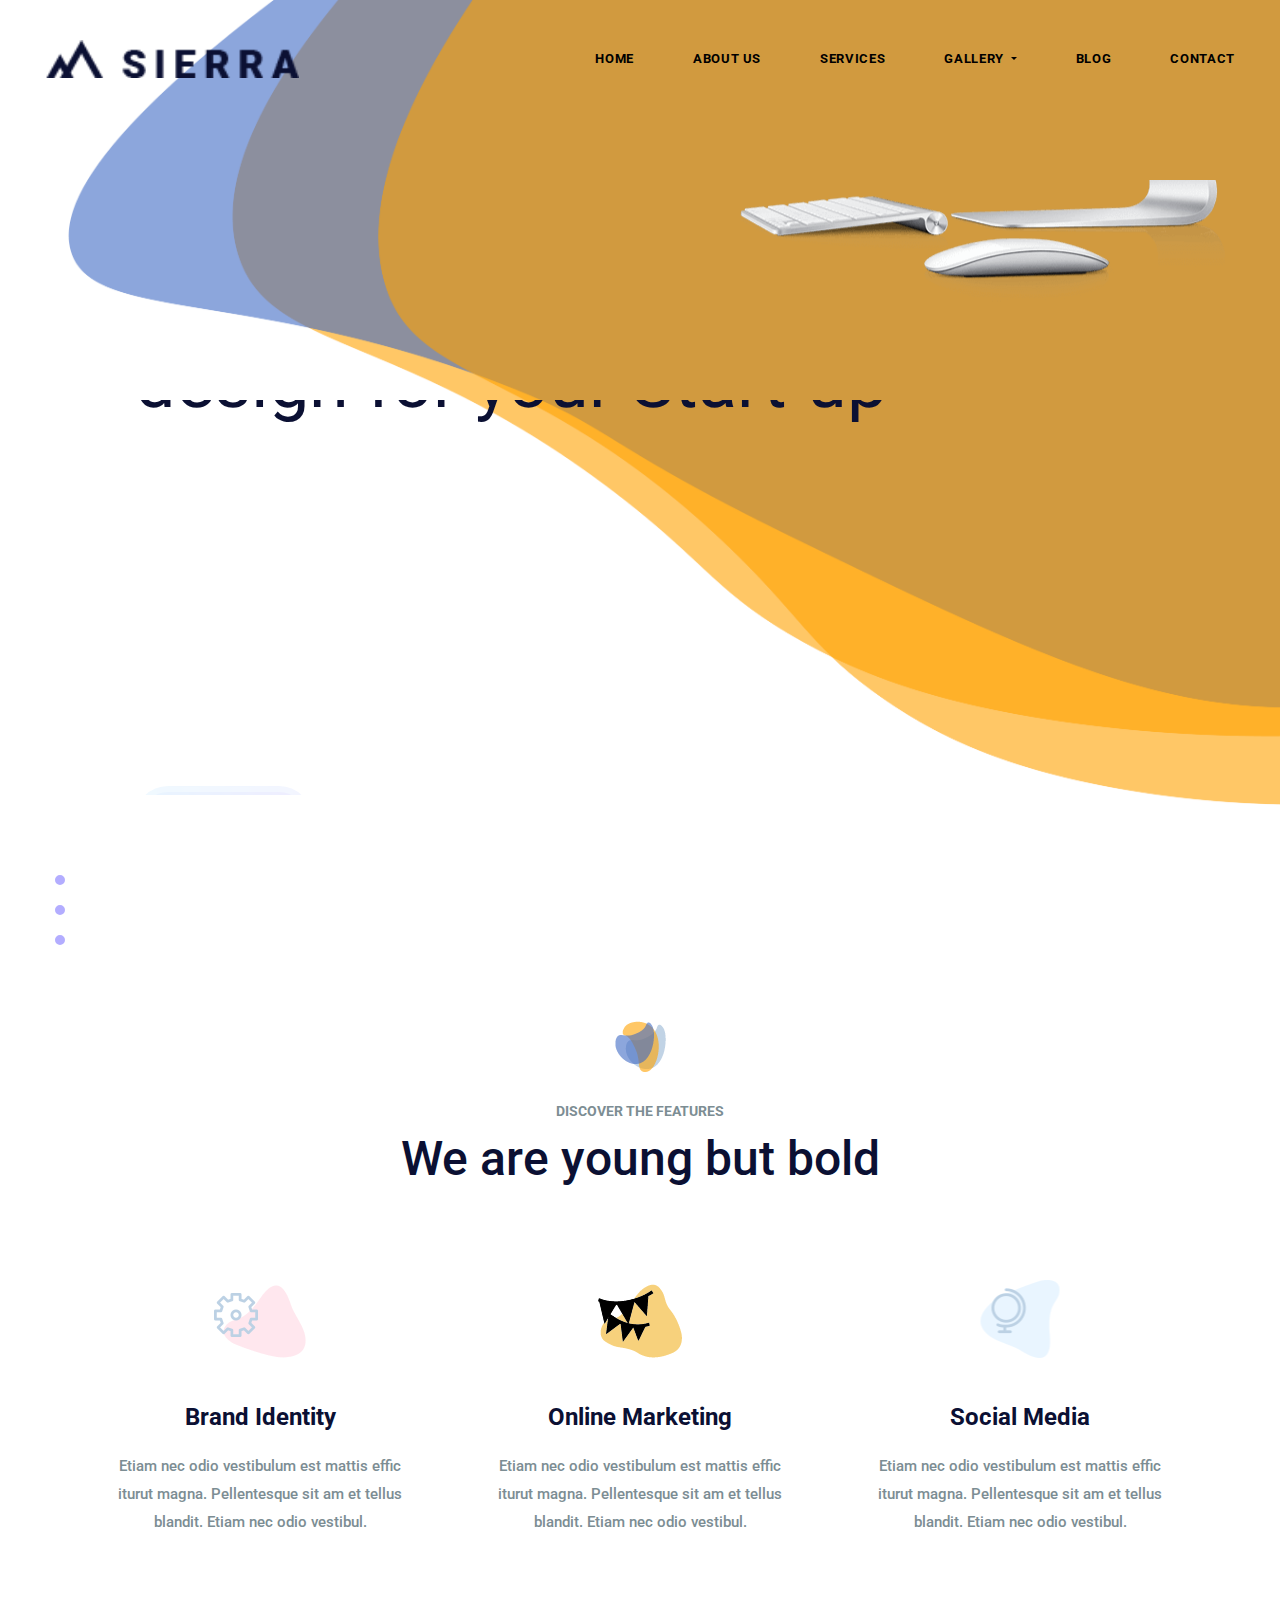
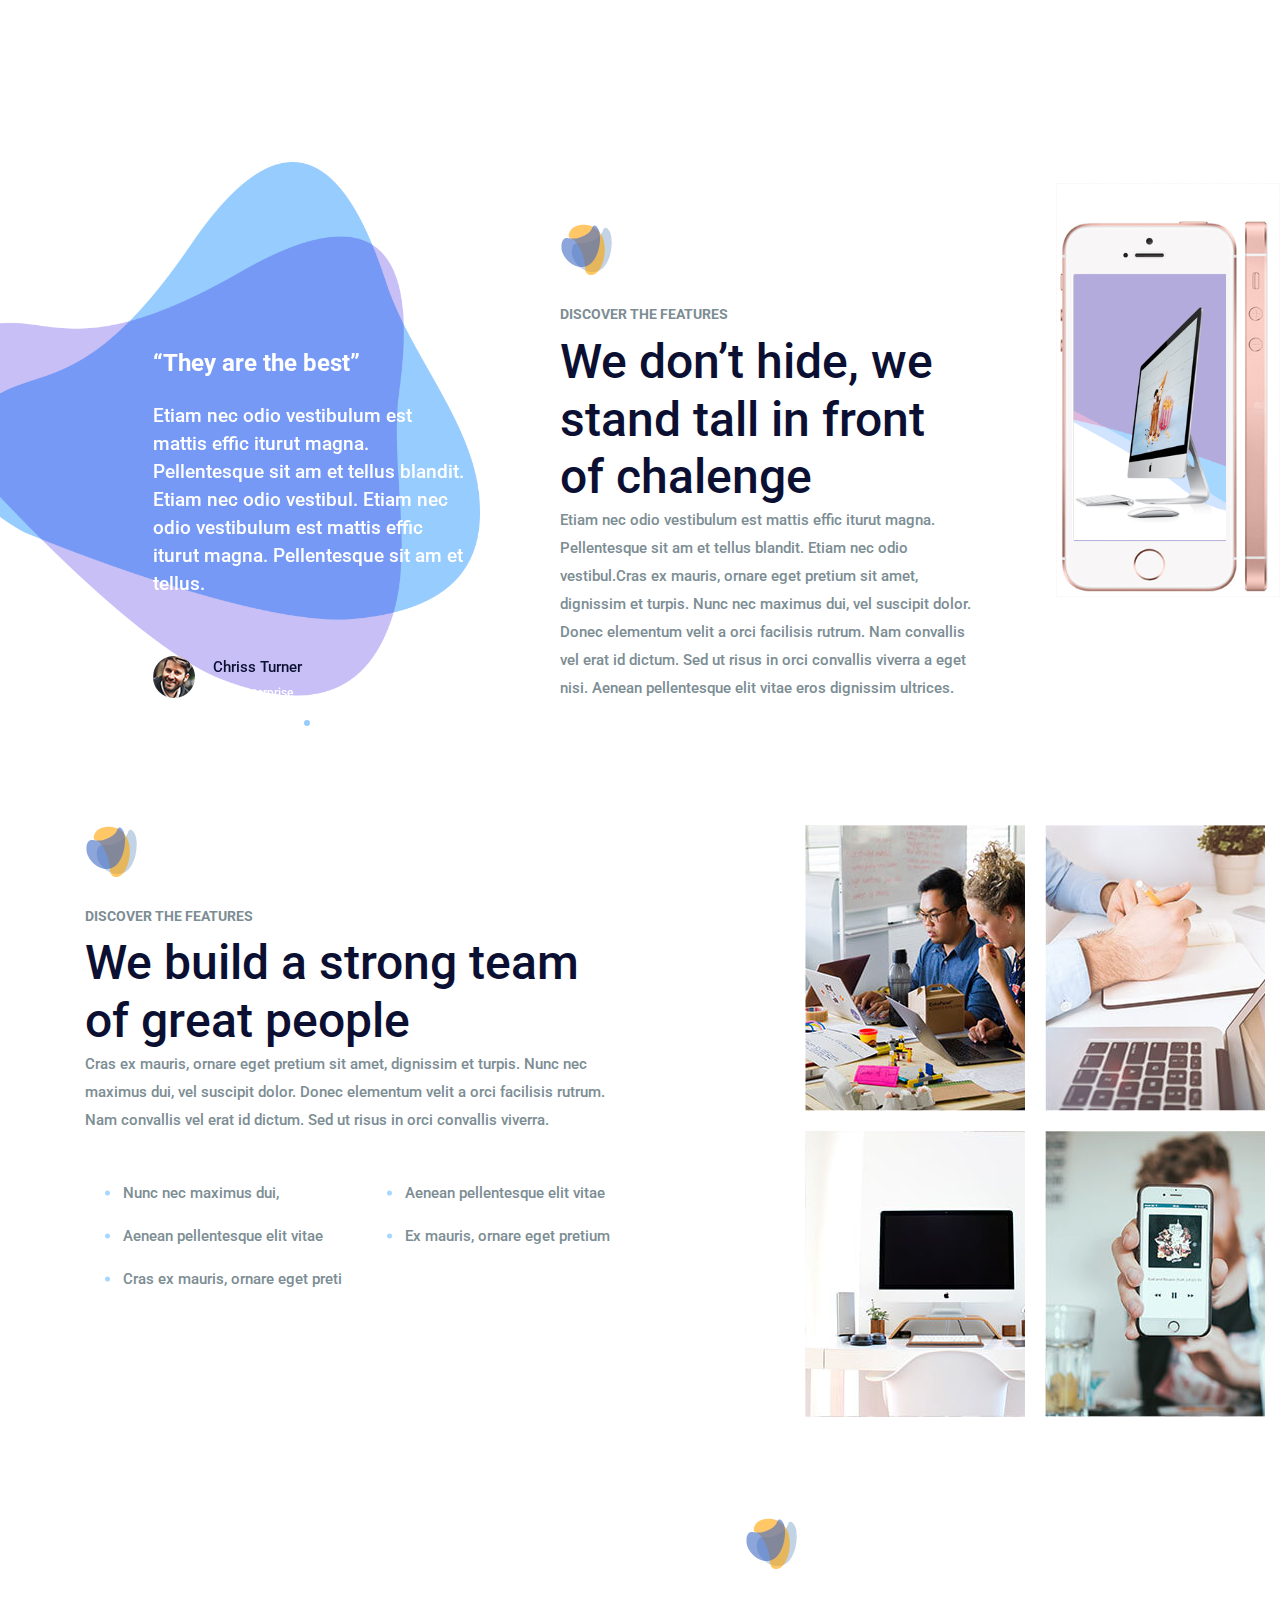
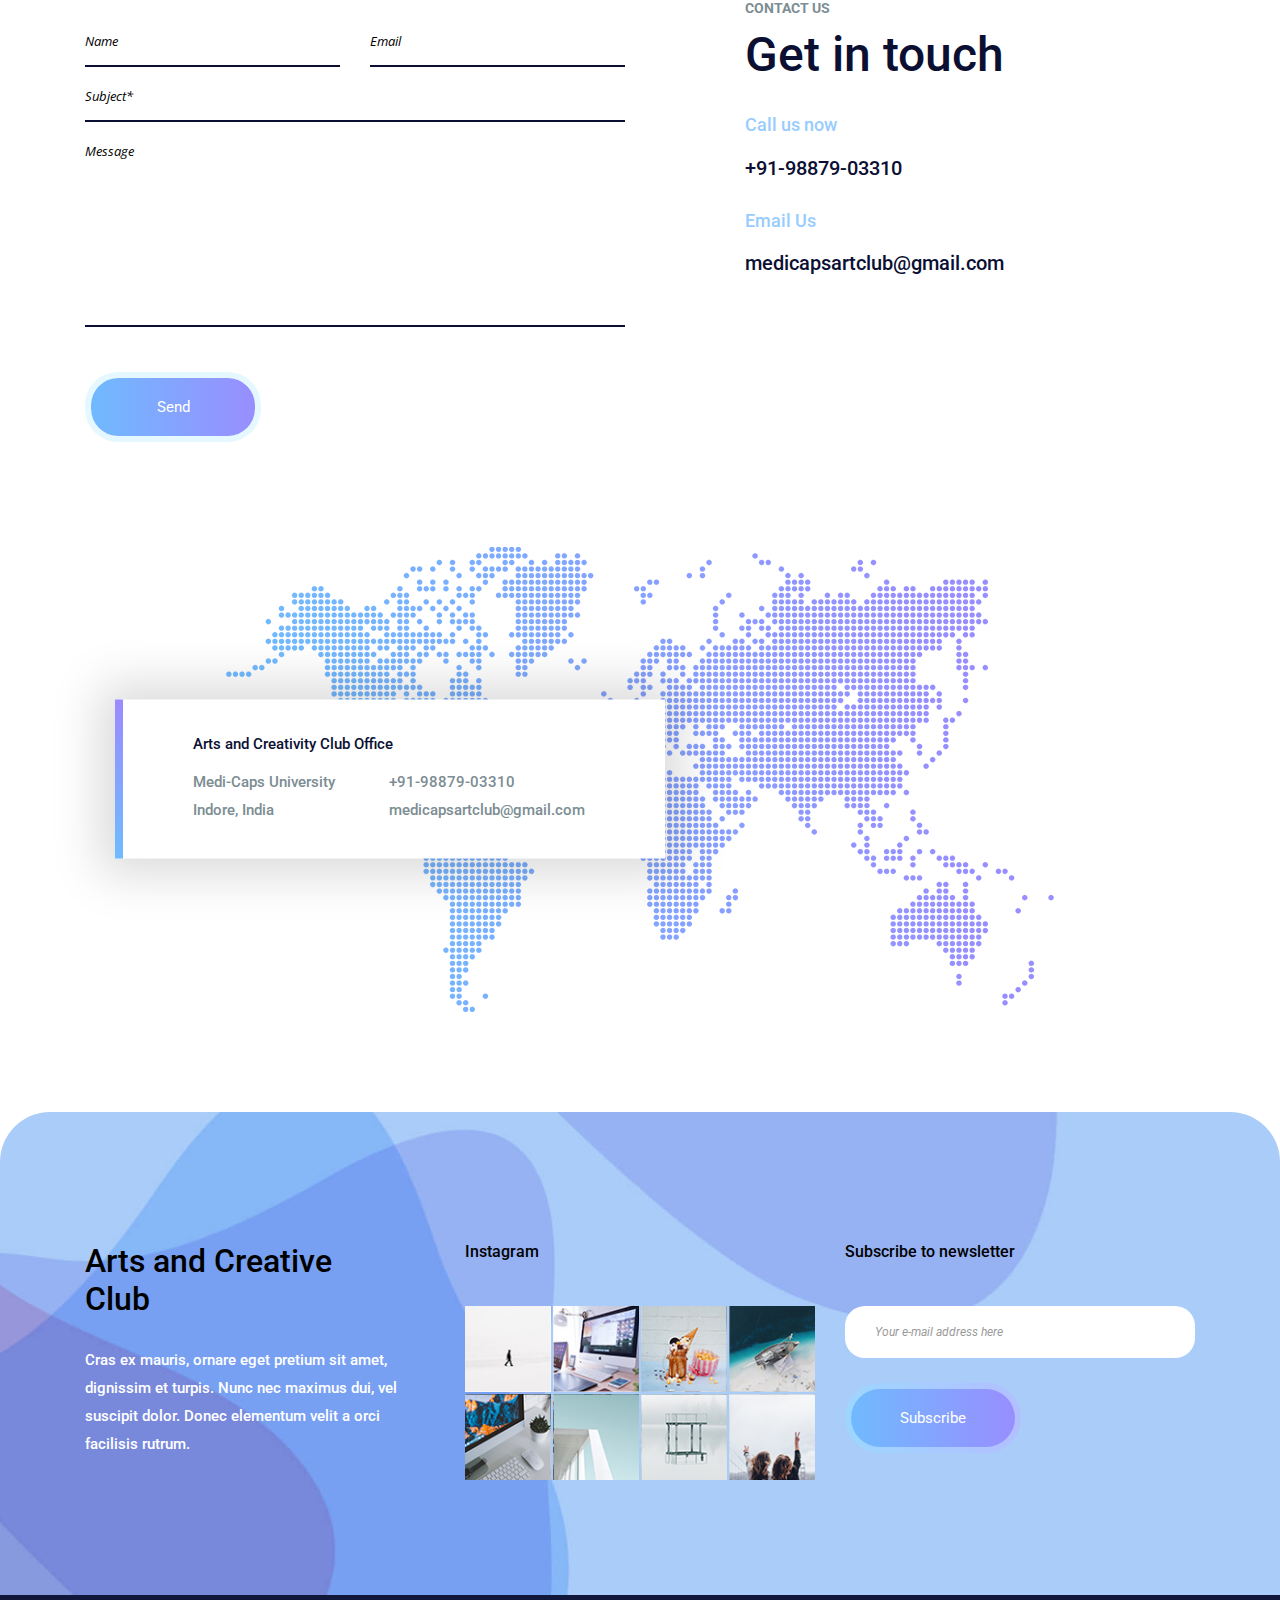
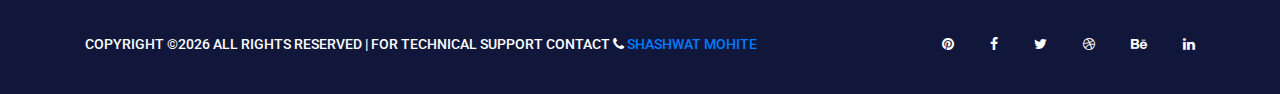
<file: index.html>
<!DOCTYPE html>
<html lang="en">
    <head>
        <meta charset="utf-8" >
        <meta name='viewport' content='width=device-width, initial-scale=1.0, maximum-scale=1.0, user-scalable=0' >
        <!-- <meta http-equiv="X-UA-Compatible" content="IE=edge"> -->
        <link rel="icon" href="img/fav-icon.png" type="image/x-icon" />
        <title>Arts and Creativity Club</title>
        <link href="css/font-awesome.min.css" rel="stylesheet">
        <link href="css/bootstrap.min.css" rel="stylesheet">
        <link href="vendors/revolution/css/settings.css" rel="stylesheet">
        <link href="vendors/revolution/css/layers.css" rel="stylesheet">
        <link href="vendors/revolution/css/navigation.css" rel="stylesheet">
        <link href="vendors/owl-carousel/owl.carousel.min.css" rel="stylesheet">
        <link href="css/style.css" rel="stylesheet">
        <link href="css/responsive.css" rel="stylesheet">
    </head>
    <body>
        
        <!--================Header Menu Area =================-->
        <header class="main_menu_area">
            <nav class="navbar navbar-expand-lg navbar-light bg-light">
                <a class="navbar-brand" href="#" style="font-size: 25px;"><img src="img/logo.png" style="height: 38px;" alt=""></a>
                <button class="navbar-toggler" type="button" data-toggle="collapse" data-target="#navbarSupportedContent" aria-controls="navbarSupportedContent" aria-expanded="false" aria-label="Toggle navigation">
                    <span></span>
                    <span></span>
                    <span></span>
                </button>

                <div class="collapse navbar-collapse" id="navbarSupportedContent">
                    <ul class="navbar-nav">
                        <li class="nav-item active"><a class="nav-link" href="index.html">Home</a></li>
                        <li class="nav-item"><a class="nav-link" href="about-us.html">About Us</a></li>
                        <li class="nav-item"><a class="nav-link" href="service.html">Services</a></li>
                        <li class="nav-item dropdown submenu">
                            <a class="nav-link dropdown-toggle" href="#" id="navbarDropdown" role="button" data-toggle="dropdown" aria-haspopup="true" aria-expanded="false">
                            Gallery
                            </a>
                            <ul class="dropdown-menu" aria-labelledby="navbarDropdown">
                                <li class="nav-item"><a class="nav-link" href="portfolio.html">Evnts Gallery</a></li>
                                <li class="nav-item"><a class="nav-link" href="portfolio.html">Art Gallery</a></li>
                            </ul>
                        </li>
                        <li class="nav-item"><a class="nav-link" href="blog.html">Blog</a></li>
                        <li class="nav-item"><a class="nav-link" href="contact.html">Contact</a></li>
                    </ul>
                </div>
            </nav>
        </header>
        <!--================End Header Menu Area =================-->
        
        
        <!--================Slider Area =================-->
        <section class="main_slider_area">
            <div id="main_slider" class="rev_slider" data-version="5.3.1.6">
                <ul>
                    <li data-index="rs-1587" data-transition="fade" data-slotamount="default" data-hideafterloop="0" data-hideslideonmobile="off"  data-easein="default" data-easeout="default" data-masterspeed="300" data-rotate="0"  data-saveperformance="off"  data-title="Creative" data-param1="01" data-param2="" data-param3="" data-param4="" data-param5="" data-param6="" data-param7="" data-param8="" data-param9="" data-param10="" data-description="">
                        <!-- LAYER NR. 1 -->
                        <div class="slider_text_box">
                            <div class="tp-caption tp-resizeme first_text" 
                            data-x="['left','left','left','left','15','center']" 
                            data-hoffset="['0','80','80','0']" 
                            data-y="['top','top','top','top']" 
                            data-voffset="['400','400','400','250','180','180']" 
                            data-fontsize="['72','72','72','50','50','30']"
                            data-lineheight="['82','82','82','62','62','42']"
                            data-width="['none']"
                            data-height="none"
                            data-whitespace="nowrape"
                            data-type="text" 
                            data-responsive_offset="on" 
                            data-frames="[{&quot;delay&quot;:10,&quot;speed&quot;:1500,&quot;frame&quot;:&quot;0&quot;,&quot;from&quot;:&quot;y:[-100%];z:0;rX:0deg;rY:0;rZ:0;sX:1;sY:1;skX:0;skY:0;&quot;,&quot;mask&quot;:&quot;x:0px;y:0px;s:inherit;e:inherit;&quot;,&quot;to&quot;:&quot;o:1;&quot;,&quot;ease&quot;:&quot;Power2.easeInOut&quot;},{&quot;delay&quot;:&quot;wait&quot;,&quot;speed&quot;:1500,&quot;frame&quot;:&quot;999&quot;,&quot;to&quot;:&quot;y:[175%];&quot;,&quot;mask&quot;:&quot;x:inherit;y:inherit;s:inherit;e:inherit;&quot;,&quot;ease&quot;:&quot;Power2.easeInOut&quot;}]"
                            data-textAlign="['left','left','left','left','left','center']">Choose a powerful <br />design for your Start-up</div>
                            
                            <div class="tp-caption tp-resizeme secand_text" 
                                data-x="['left','left','left','left','15','center']" 
                                data-hoffset="['0','80','80','0']" 
                                data-y="['top','top','top','top']" 
                                data-voffset="['575','575','575','400','320','300']"  
                                data-fontsize="['24','24','24','18','16','16']"
                                data-lineheight="['36','36','36','26','26','26']"
                                data-width="['none','none','none','none','none']"
                                data-height="none"
                                data-whitespace="nowrape"
                                data-type="text" 
                                data-responsive_offset="on"
                                data-transform_idle="o:1;"
                                data-frames="[{&quot;delay&quot;:10,&quot;speed&quot;:1500,&quot;frame&quot;:&quot;0&quot;,&quot;from&quot;:&quot;y:[100%];z:0;rX:0deg;rY:0;rZ:0;sX:1;sY:1;skX:0;skY:0;opacity:0;&quot;,&quot;mask&quot;:&quot;x:0px;y:[100%];s:inherit;e:inherit;&quot;,&quot;to&quot;:&quot;o:1;&quot;,&quot;ease&quot;:&quot;Power2.easeInOut&quot;},{&quot;delay&quot;:&quot;wait&quot;,&quot;speed&quot;:1500,&quot;frame&quot;:&quot;999&quot;,&quot;to&quot;:&quot;y:[175%];&quot;,&quot;mask&quot;:&quot;x:inherit;y:inherit;s:inherit;e:inherit;&quot;,&quot;ease&quot;:&quot;Power2.easeInOut&quot;}]"
                                data-textAlign="['left','left','left','left','left','center']">Get your freebie template now!
                            </div>
                            
                            <div class="tp-caption tp-resizeme" 
                                data-x="['left','left','left','left','15','center']" data-hoffset="['0','80','80','0']" 
                                data-y="['top','top','top','top']" 
                                data-voffset="['670','670','670','480','370','350']" 
                                data-fontsize="['14','14','14','14']"
                                data-lineheight="['46','46','46','46']"
                                data-width="none"
                                data-height="none"
                                data-whitespace="nowrap"
                                data-type="text" 
                                data-responsive_offset="on" 
                                data-frames="[{&quot;delay&quot;:10,&quot;speed&quot;:1500,&quot;frame&quot;:&quot;0&quot;,&quot;from&quot;:&quot;y:[100%];z:0;rX:0deg;rY:0;rZ:0;sX:1;sY:1;skX:0;skY:0;opacity:0;&quot;,&quot;mask&quot;:&quot;x:0px;y:[100%];s:inherit;e:inherit;&quot;,&quot;to&quot;:&quot;o:1;&quot;,&quot;ease&quot;:&quot;Power2.easeInOut&quot;},{&quot;delay&quot;:&quot;wait&quot;,&quot;speed&quot;:1500,&quot;frame&quot;:&quot;999&quot;,&quot;to&quot;:&quot;y:[175%];&quot;,&quot;mask&quot;:&quot;x:inherit;y:inherit;s:inherit;e:inherit;&quot;,&quot;ease&quot;:&quot;Power2.easeInOut&quot;}]">
                                <a class="more_btn" href="#">Discover</a>
                            </div>
                            <div class="tp-caption tp-resizeme single_img" 
                            data-x="['right','right','right','right','right','right']" 
                            data-hoffset="['0','0','0','0']" 
                            data-y="['top','top','top','top']" 
                            data-voffset="['180','180','180','180','0']" 
                            data-fontsize="['65','65','60','40','25']"
                            data-lineheight="['75','75','75','50','35']"
                            data-width="['485','485','485','485','485']"
                            data-height="none"
                            data-whitespace="normal"
                            data-type="text" 
                            data-responsive_offset="on" 
                            data-frames="[{&quot;delay&quot;:10,&quot;speed&quot;:1500,&quot;frame&quot;:&quot;0&quot;,&quot;from&quot;:&quot;y:[-100%];z:0;rX:0deg;rY:0;rZ:0;sX:1;sY:1;skX:0;skY:0;&quot;,&quot;mask&quot;:&quot;x:0px;y:0px;s:inherit;e:inherit;&quot;,&quot;to&quot;:&quot;o:1;&quot;,&quot;ease&quot;:&quot;Power2.easeInOut&quot;},{&quot;delay&quot;:&quot;wait&quot;,&quot;speed&quot;:1500,&quot;frame&quot;:&quot;999&quot;,&quot;to&quot;:&quot;y:[175%];&quot;,&quot;mask&quot;:&quot;x:inherit;y:inherit;s:inherit;e:inherit;&quot;,&quot;ease&quot;:&quot;Power2.easeInOut&quot;}]"
                            data-textAlign="['left','left','left','left','left','center']">
                                <img src="img/home-slider/slider-m-1.png" alt="">
                            </div>
                        </div>
                    </li>
                    <li data-index="rs-1588" data-transition="fade" data-slotamount="default" data-hideafterloop="0" data-hideslideonmobile="off"  data-easein="default" data-easeout="default" data-masterspeed="300" data-rotate="0"  data-saveperformance="off"  data-title="Creative" data-param1="01" data-param2="" data-param3="" data-param4="" data-param5="" data-param6="" data-param7="" data-param8="" data-param9="" data-param10="" data-description="">
                    <!-- LAYERS -->
                        <!-- LAYERS -->

                        <!-- LAYER NR. 1 -->
                        <div class="slider_text_box">
                            <div class="tp-caption tp-resizeme first_text" 
                            data-x="['left','left','left','left','15','center']" 
                            data-hoffset="['0','80','80','0']" 
                            data-y="['top','top','top','top']" 
                            data-voffset="['400','400','400','250','180','180']" 
                            data-fontsize="['72','72','72','50','50','30']"
                            data-lineheight="['82','82','82','62','62','42']"
                            data-width="['none']"
                            data-height="none"
                            data-whitespace="nowrape"
                            data-type="text" 
                            data-responsive_offset="on" 
                            data-frames="[{&quot;delay&quot;:10,&quot;speed&quot;:1500,&quot;frame&quot;:&quot;0&quot;,&quot;from&quot;:&quot;y:[-100%];z:0;rX:0deg;rY:0;rZ:0;sX:1;sY:1;skX:0;skY:0;&quot;,&quot;mask&quot;:&quot;x:0px;y:0px;s:inherit;e:inherit;&quot;,&quot;to&quot;:&quot;o:1;&quot;,&quot;ease&quot;:&quot;Power2.easeInOut&quot;},{&quot;delay&quot;:&quot;wait&quot;,&quot;speed&quot;:1500,&quot;frame&quot;:&quot;999&quot;,&quot;to&quot;:&quot;y:[175%];&quot;,&quot;mask&quot;:&quot;x:inherit;y:inherit;s:inherit;e:inherit;&quot;,&quot;ease&quot;:&quot;Power2.easeInOut&quot;}]"
                            data-textAlign="['left','left','left','left','left','center']">Choose a powerful <br />design for your Start-up</div>
                            
                            <div class="tp-caption tp-resizeme secand_text" 
                                data-x="['left','left','left','left','15','center']" 
                                data-hoffset="['0','80','80','0']" 
                                data-y="['top','top','top','top']" 
                                data-voffset="['575','575','575','400','320','300']"  
                                data-fontsize="['24','24','24','18','16','16']"
                                data-lineheight="['36','36','36','26','26','26']"
                                data-width="['none','none','none','none','none']"
                                data-height="none"
                                data-whitespace="nowrape"
                                data-type="text" 
                                data-responsive_offset="on"
                                data-transform_idle="o:1;"
                                data-frames="[{&quot;delay&quot;:10,&quot;speed&quot;:1500,&quot;frame&quot;:&quot;0&quot;,&quot;from&quot;:&quot;y:[100%];z:0;rX:0deg;rY:0;rZ:0;sX:1;sY:1;skX:0;skY:0;opacity:0;&quot;,&quot;mask&quot;:&quot;x:0px;y:[100%];s:inherit;e:inherit;&quot;,&quot;to&quot;:&quot;o:1;&quot;,&quot;ease&quot;:&quot;Power2.easeInOut&quot;},{&quot;delay&quot;:&quot;wait&quot;,&quot;speed&quot;:1500,&quot;frame&quot;:&quot;999&quot;,&quot;to&quot;:&quot;y:[175%];&quot;,&quot;mask&quot;:&quot;x:inherit;y:inherit;s:inherit;e:inherit;&quot;,&quot;ease&quot;:&quot;Power2.easeInOut&quot;}]"
                                data-textAlign="['left','left','left','left','left','center']">Get your freebie template now!
                            </div>
                            
                            <div class="tp-caption tp-resizeme" 
                                data-x="['left','left','left','left','15','center']" data-hoffset="['0','80','80','0']" 
                                data-y="['top','top','top','top']" 
                                data-voffset="['670','670','670','480','370','350']" 
                                data-fontsize="['14','14','14','14']"
                                data-lineheight="['46','46','46','46']"
                                data-width="none"
                                data-height="none"
                                data-whitespace="nowrap"
                                data-type="text" 
                                data-responsive_offset="on" 
                                data-frames="[{&quot;delay&quot;:10,&quot;speed&quot;:1500,&quot;frame&quot;:&quot;0&quot;,&quot;from&quot;:&quot;y:[100%];z:0;rX:0deg;rY:0;rZ:0;sX:1;sY:1;skX:0;skY:0;opacity:0;&quot;,&quot;mask&quot;:&quot;x:0px;y:[100%];s:inherit;e:inherit;&quot;,&quot;to&quot;:&quot;o:1;&quot;,&quot;ease&quot;:&quot;Power2.easeInOut&quot;},{&quot;delay&quot;:&quot;wait&quot;,&quot;speed&quot;:1500,&quot;frame&quot;:&quot;999&quot;,&quot;to&quot;:&quot;y:[175%];&quot;,&quot;mask&quot;:&quot;x:inherit;y:inherit;s:inherit;e:inherit;&quot;,&quot;ease&quot;:&quot;Power2.easeInOut&quot;}]">
                                <a class="more_btn" href="#">Discover</a>
                            </div>
                            <div class="tp-caption tp-resizeme single_img" 
                            data-x="['right','right','right','right','right','right']" 
                            data-hoffset="['0','0','0','0']" 
                            data-y="['top','top','top','top']" 
                            data-voffset="['180','180','180','180','0']" 
                            data-fontsize="['65','65','60','40','25']"
                            data-lineheight="['75','75','75','50','35']"
                            data-width="['485','485','485','485','485']"
                            data-height="none"
                            data-whitespace="normal"
                            data-type="text" 
                            data-responsive_offset="on" 
                            data-frames="[{&quot;delay&quot;:10,&quot;speed&quot;:1500,&quot;frame&quot;:&quot;0&quot;,&quot;from&quot;:&quot;y:[-100%];z:0;rX:0deg;rY:0;rZ:0;sX:1;sY:1;skX:0;skY:0;&quot;,&quot;mask&quot;:&quot;x:0px;y:0px;s:inherit;e:inherit;&quot;,&quot;to&quot;:&quot;o:1;&quot;,&quot;ease&quot;:&quot;Power2.easeInOut&quot;},{&quot;delay&quot;:&quot;wait&quot;,&quot;speed&quot;:1500,&quot;frame&quot;:&quot;999&quot;,&quot;to&quot;:&quot;y:[175%];&quot;,&quot;mask&quot;:&quot;x:inherit;y:inherit;s:inherit;e:inherit;&quot;,&quot;ease&quot;:&quot;Power2.easeInOut&quot;}]"
                            data-textAlign="['left','left','left','left','left','center']">
                                <img src="img/home-slider/slider-m-1.png" alt="">
                            </div>
                        </div>
                    </li>
                    <li data-index="rs-1589" data-transition="fade" data-slotamount="default" data-hideafterloop="0" data-hideslideonmobile="off"  data-easein="default" data-easeout="default" data-masterspeed="300" data-rotate="0"  data-saveperformance="off"  data-title="Creative" data-param1="01" data-param2="" data-param3="" data-param4="" data-param5="" data-param6="" data-param7="" data-param8="" data-param9="" data-param10="" data-description="">
                    <!-- LAYERS -->
                        <!-- LAYERS -->

                        <!-- LAYER NR. 1 -->
                        <div class="slider_text_box">
                            <div class="tp-caption tp-resizeme first_text" 
                            data-x="['left','left','left','left','15','center']" 
                            data-hoffset="['0','80','80','0']" 
                            data-y="['top','top','top','top']" 
                            data-voffset="['400','400','400','250','180','180']" 
                            data-fontsize="['72','72','72','50','50','30']"
                            data-lineheight="['82','82','82','62','62','42']"
                            data-width="['none']"
                            data-height="none"
                            data-whitespace="nowrape"
                            data-type="text" 
                            data-responsive_offset="on" 
                            data-frames="[{&quot;delay&quot;:10,&quot;speed&quot;:1500,&quot;frame&quot;:&quot;0&quot;,&quot;from&quot;:&quot;y:[-100%];z:0;rX:0deg;rY:0;rZ:0;sX:1;sY:1;skX:0;skY:0;&quot;,&quot;mask&quot;:&quot;x:0px;y:0px;s:inherit;e:inherit;&quot;,&quot;to&quot;:&quot;o:1;&quot;,&quot;ease&quot;:&quot;Power2.easeInOut&quot;},{&quot;delay&quot;:&quot;wait&quot;,&quot;speed&quot;:1500,&quot;frame&quot;:&quot;999&quot;,&quot;to&quot;:&quot;y:[175%];&quot;,&quot;mask&quot;:&quot;x:inherit;y:inherit;s:inherit;e:inherit;&quot;,&quot;ease&quot;:&quot;Power2.easeInOut&quot;}]"
                            data-textAlign="['left','left','left','left','left','center']">Choose a powerful <br />design for your Start-up</div>
                            
                            <div class="tp-caption tp-resizeme secand_text" 
                                data-x="['left','left','left','left','15','center']" 
                                data-hoffset="['0','80','80','0']" 
                                data-y="['top','top','top','top']" 
                                data-voffset="['575','575','575','400','320','300']"  
                                data-fontsize="['24','24','24','18','16','16']"
                                data-lineheight="['36','36','36','26','26','26']"
                                data-width="['none','none','none','none','none']"
                                data-height="none"
                                data-whitespace="nowrape"
                                data-type="text" 
                                data-responsive_offset="on"
                                data-transform_idle="o:1;"
                                data-frames="[{&quot;delay&quot;:10,&quot;speed&quot;:1500,&quot;frame&quot;:&quot;0&quot;,&quot;from&quot;:&quot;y:[100%];z:0;rX:0deg;rY:0;rZ:0;sX:1;sY:1;skX:0;skY:0;opacity:0;&quot;,&quot;mask&quot;:&quot;x:0px;y:[100%];s:inherit;e:inherit;&quot;,&quot;to&quot;:&quot;o:1;&quot;,&quot;ease&quot;:&quot;Power2.easeInOut&quot;},{&quot;delay&quot;:&quot;wait&quot;,&quot;speed&quot;:1500,&quot;frame&quot;:&quot;999&quot;,&quot;to&quot;:&quot;y:[175%];&quot;,&quot;mask&quot;:&quot;x:inherit;y:inherit;s:inherit;e:inherit;&quot;,&quot;ease&quot;:&quot;Power2.easeInOut&quot;}]"
                                data-textAlign="['left','left','left','left','left','center']">Get your freebie template now!
                            </div>
                            
                            <div class="tp-caption tp-resizeme" 
                                data-x="['left','left','left','left','15','center']" data-hoffset="['0','80','80','0']" 
                                data-y="['top','top','top','top']" 
                                data-voffset="['670','670','670','480','370','350']" 
                                data-fontsize="['14','14','14','14']"
                                data-lineheight="['46','46','46','46']"
                                data-width="none"
                                data-height="none"
                                data-whitespace="nowrap"
                                data-type="text" 
                                data-responsive_offset="on" 
                                data-frames="[{&quot;delay&quot;:10,&quot;speed&quot;:1500,&quot;frame&quot;:&quot;0&quot;,&quot;from&quot;:&quot;y:[100%];z:0;rX:0deg;rY:0;rZ:0;sX:1;sY:1;skX:0;skY:0;opacity:0;&quot;,&quot;mask&quot;:&quot;x:0px;y:[100%];s:inherit;e:inherit;&quot;,&quot;to&quot;:&quot;o:1;&quot;,&quot;ease&quot;:&quot;Power2.easeInOut&quot;},{&quot;delay&quot;:&quot;wait&quot;,&quot;speed&quot;:1500,&quot;frame&quot;:&quot;999&quot;,&quot;to&quot;:&quot;y:[175%];&quot;,&quot;mask&quot;:&quot;x:inherit;y:inherit;s:inherit;e:inherit;&quot;,&quot;ease&quot;:&quot;Power2.easeInOut&quot;}]">
                                <a class="more_btn" href="#">Discover</a>
                            </div>
                            <div class="tp-caption tp-resizeme single_img" 
                            data-x="['right','right','right','right','right','right']" 
                            data-hoffset="['0','0','0','0']" 
                            data-y="['top','top','top','top']" 
                            data-voffset="['180','180','180','180','0']" 
                            data-fontsize="['65','65','60','40','25']"
                            data-lineheight="['75','75','75','50','35']"
                            data-width="['485','485','485','485','485']"
                            data-height="none"
                            data-whitespace="normal"
                            data-type="text" 
                            data-responsive_offset="on" 
                            data-frames="[{&quot;delay&quot;:10,&quot;speed&quot;:1500,&quot;frame&quot;:&quot;0&quot;,&quot;from&quot;:&quot;y:[-100%];z:0;rX:0deg;rY:0;rZ:0;sX:1;sY:1;skX:0;skY:0;&quot;,&quot;mask&quot;:&quot;x:0px;y:0px;s:inherit;e:inherit;&quot;,&quot;to&quot;:&quot;o:1;&quot;,&quot;ease&quot;:&quot;Power2.easeInOut&quot;},{&quot;delay&quot;:&quot;wait&quot;,&quot;speed&quot;:1500,&quot;frame&quot;:&quot;999&quot;,&quot;to&quot;:&quot;y:[175%];&quot;,&quot;mask&quot;:&quot;x:inherit;y:inherit;s:inherit;e:inherit;&quot;,&quot;ease&quot;:&quot;Power2.easeInOut&quot;}]"
                            data-textAlign="['left','left','left','left','left','center']">
                                <img src="img/home-slider/slider-m-1.png" alt="">
                            </div>
                        </div>
                    </li>
                </ul>
            </div>
        </section>
        <!--================End Slider Area =================-->
        
        <!--================Feature Area =================-->
        <section class="feature_area">
            <div class="container">
                <div class="c_title">
                    <img src="img/icon/title-icon.png" alt="">
                    <h6>Discover the features</h6>
                    <h2>We are young but bold</h2>
                </div>
                <div class="row feature_inner">
                    <div class="col-lg-4 col-sm-6">
                        <div class="feature_item">
                            <div class="f_icon">
                                <img src="img/icon/f-icon-1.png" alt="">
                            </div>
                            <h4>Brand Identity</h4>
                            <p>Etiam nec odio vestibulum est mattis effic iturut magna. Pellentesque sit am et tellus blandit. Etiam nec odio vestibul. </p>
                            <a class="more_btn" href="#">Read More</a>
                        </div>
                    </div>
                    <div class="col-lg-4 col-sm-6">
                        <div class="feature_item">
                            <div class="f_icon">
                                <img src="img/icon/f-icon-2.png" alt="">
                            </div>
                            <h4>Online Marketing</h4>
                            <p>Etiam nec odio vestibulum est mattis effic iturut magna. Pellentesque sit am et tellus blandit. Etiam nec odio vestibul. </p>
                            <a class="more_btn" href="#">Read More</a>
                        </div>
                    </div>
                    <div class="col-lg-4 col-sm-6">
                        <div class="feature_item">
                            <div class="f_icon">
                                <img src="img/icon/f-icon-3.png" alt="">
                            </div>
                            <h4>Social Media</h4>
                            <p>Etiam nec odio vestibulum est mattis effic iturut magna. Pellentesque sit am et tellus blandit. Etiam nec odio vestibul. </p>
                            <a class="more_btn" href="#">Read More</a>
                        </div>
                    </div>
                </div>
            </div>
        </section>
        <!--================End Feature Area =================-->
        
        <!--================The best slider Area =================-->
        <section class="best_3d_area">
            <div class="left_3d">
                <div class="shap_slider_inner owl-carousel">
                    <div class="item">
                        <h4>“They are the best”</h4>
                        <p>Etiam nec odio vestibulum est mattis effic iturut magna. Pellentesque sit am et tellus blandit. Etiam nec odio vestibul. Etiam nec odio vestibulum est mattis effic iturut magna. Pellentesque sit am et tellus.</p>
                        <div class="media">
                            <img src="img/team/people/people-5.jpg" alt="">
                            <div class="media-body">
                                <h5>Chriss Turner</h5>
                                <h6>CEO Enterprise</h6>
                            </div>
                        </div>
                    </div>
                    <div class="item">
                        <h4>“They are the best”</h4>
                        <p>Etiam nec odio vestibulum est mattis effic iturut magna. Pellentesque sit am et tellus blandit. Etiam nec odio vestibul. Etiam nec odio vestibulum est mattis effic iturut magna. Pellentesque sit am et tellus.</p>
                        <div class="media">
                            <img src="img/team/people/people-5.jpg" alt="">
                            <div class="media-body">
                                <h5>Chriss Turner</h5>
                                <h6>CEO Enterprise</h6>
                            </div>
                        </div>
                    </div>
                    <div class="item">
                        <h4>“They are the best”</h4>
                        <p>Etiam nec odio vestibulum est mattis effic iturut magna. Pellentesque sit am et tellus blandit. Etiam nec odio vestibul. Etiam nec odio vestibulum est mattis effic iturut magna. Pellentesque sit am et tellus.</p>
                        <div class="media">
                            <img src="img/team/people/people-5.jpg" alt="">
                            <div class="media-body">
                                <h5>Chriss Turner</h5>
                                <h6>CEO Enterprise</h6>
                            </div>
                        </div>
                    </div>
                </div>
            </div>
            <div class="right_text">
                <div class="right_text_inner">
                    <div class="text_3d">
                        <div class="l_title">
                            <img src="img/icon/title-icon.png" alt="">
                            <h6>Discover the features</h6>
                            <h2>We don’t hide, we stand tall in front of chalenge</h2>
                        </div>
                        <p>Etiam nec odio vestibulum est mattis effic iturut magna. Pellentesque sit am et tellus blandit. Etiam nec odio vestibul.Cras ex mauris, ornare eget pretium sit amet, dignissim et turpis. Nunc nec maximus dui, vel suscipit dolor. Donec elementum velit a orci facilisis rutrum. Nam convallis vel erat id dictum. Sed ut risus in orci convallis viverra a eget nisi. Aenean pellentesque elit vitae eros dignissim ultrices. </p>
                    </div>
                    <div class="shap_mobile">
                        <img src="img/iphone4.png" alt="">
                    </div>
                </div>
            </div>
        </section>
        <!--================End The best slider Area =================-->
        
        <!--================Team People Area =================-->
        <section class="team_people_area">
            <div class="container-fluid">
                <div class="row">
                    <div class="col-lg-6">
                        <div class="team_people_text">
                            <div class="l_title">
                                <img src="img/icon/title-icon.png" alt="">
                                <h6>Discover the features</h6>
                                <h2>We build a strong team of great people</h2>
                            </div>
                            <p>Cras ex mauris, ornare eget pretium sit amet, dignissim et turpis. Nunc nec maximus dui, vel suscipit dolor. Donec elementum velit a orci facilisis rutrum. Nam convallis vel erat id dictum. Sed ut risus in orci convallis viverra.</p>
                            <ul>
                                <li><a href="#">Nunc nec maximus dui, </a></li>
                                <li><a href="#">Aenean pellentesque elit vitae</a></li>
                                <li><a href="#">Aenean pellentesque elit vitae</a></li>
                                <li><a href="#">Ex mauris, ornare eget pretium </a></li>
                                <li><a href="#">Cras ex mauris, ornare eget preti</a></li>
                            </ul>
                        </div>
                    </div>
                    <div class="col-lg-6">
                        <div class="team_img_inner">
                            <div class="row">
                                <div class="col-lg-6 col-6">
                                    <div class="team_img_item">
                                        <img src="img/team/people/people-1.jpg" alt="">
                                    </div>
                                </div>
                                <div class="col-lg-6 col-6">
                                    <div class="team_img_item">
                                        <img src="img/team/people/people-2.jpg" alt="">
                                    </div>
                                </div>
                                <div class="col-lg-6 col-6">
                                    <div class="team_img_item">
                                        <img src="img/team/people/people-3.jpg" alt="">
                                    </div>
                                </div>
                                <div class="col-lg-6 col-6">
                                    <div class="team_img_item">
                                        <img src="img/team/people/people-4.jpg" alt="">
                                    </div>
                                </div>
                            </div>
                        </div>
                    </div>
                </div>
            </div>
        </section>
        <!--================End Team People Area =================-->
        
        <!--================Get in Touch Area =================-->
        <section class="get_in_touch_area">
            <div class="container">
                <div class="row get_touch_inner">
                    <div class="col-lg-6">
                        <form class="contact_us_form row" action="contact_process.php" method="post" id="contactForm" novalidate="novalidate">
                            <div class="form-group col-lg-6">
                                <input type="text" class="form-control" id="name" name="name" placeholder="Name">
                            </div>
                            <div class="form-group col-lg-6">
                                <input type="email" class="form-control" id="email" name="email" placeholder="Email">
                            </div>
                            <div class="form-group col-lg-12">
                                <input type="text" class="form-control" id="subject" name="subject" placeholder="Subject*">
                            </div>
                            <div class="form-group col-lg-12">
                                <textarea class="form-control" name="message" id="message" rows="1" placeholder="Message"></textarea>
                            </div>
                            <div class="form-group col-lg-12">
                                <button type="submit" value="submit" class="btn submit_btn form-control">Send</button>
                            </div>
                        </form>
                    </div>
                    <div class="col-lg-6">
                        <div class="touch_details">
                            <div class="l_title">
                                <img src="img/icon/title-icon.png" alt="">
                                <h6>Contact Us</h6>
                                <h2>Get in touch</h2>
                            </div>
                            <a href="#"><h5>Call us now</h5></a>
                            <a href="#"><h4>+91-98879-03310</h4></a>
                            <a href="#"><h5>Email Us</h5></a>
                            <a href="#"><h4>medicapsartclub@gmail.com</h4></a>
                        </div>
                    </div>
                </div>
            </div>
        </section>
        <!--================End Get in Touch Area =================-->
        
        <!--================Map Area =================-->
        <section class="world_map_area p_100">
            <div class="container">
                <div class="world_map_inner">
                    <img class="img-fluid" src="img/world-map.png" alt="">
                    <div class="bd-callout">
                        <h3>Arts and Creativity Club Office</h3>
                        <p>Medi-Caps University <br />Indore, India</p>
                        <h4><a href="#">+91-98879-03310</a> <a href="#">medicapsartclub@gmail.com</a></h4>
                    </div>
                </div>
            </div>
        </section>
        <!--================End Map Area =================-->
        
        <!--================Footer Area =================-->
        <footer class="footr_area">
            <div class="footer_widget_area" style="border-top-left-radius: 50px;
            border-top-right-radius: 50px;">
                <div class="container">
                    <div class="row footer_widget_inner">
                        <div class="col-lg-4 col-sm-6">
                            <aside class="f_widget f_about_widget">
                                <h2 style="color: black;">Arts and Creative Club</h2>
                                <br>
                                <p>Cras ex mauris, ornare eget pretium sit amet, dignissim et turpis. Nunc nec maximus dui, vel suscipit dolor. Donec elementum velit a orci facilisis rutrum.</p>
                            </aside>
                        </div>
                        <div class="col-lg-4 col-sm-6">
                            <aside class="f_widget f_insta_widget">
                                <div class="f_title">
                                    <h3 style="color: black;">Instagram</h3>
                                </div>
                                <ul>
                                    <li><a href="#"><img src="img/instagram/ins-1.jpg" alt=""></a></li>
                                    <li><a href="#"><img src="img/instagram/ins-2.jpg" alt=""></a></li>
                                    <li><a href="#"><img src="img/instagram/ins-3.jpg" alt=""></a></li>
                                    <li><a href="#"><img src="img/instagram/ins-4.jpg" alt=""></a></li>
                                    <li><a href="#"><img src="img/instagram/ins-5.jpg" alt=""></a></li>
                                    <li><a href="#"><img src="img/instagram/ins-6.jpg" alt=""></a></li>
                                    <li><a href="#"><img src="img/instagram/ins-7.jpg" alt=""></a></li>
                                    <li><a href="#"><img src="img/instagram/ins-8.jpg" alt=""></a></li>
                                </ul>
                            </aside>
                        </div>
                        <div class="col-lg-4 col-sm-6">
                            <aside class="f_widget f_subs_widget">
                                <div class="f_title">
                                    <h3 style="color: black;">Subscribe to newsletter</h3>
                                </div>
                                <div class="input-group">
                                    <input type="text" class="form-control" placeholder="Your e-mail address here" aria-label="Your e-mail address here" style="border-radius: 20px;">
                                    <span class="input-group-btn">
                                        <button class="btn btn-secondary submit_btn" type="button">Subscribe</button>
                                    </span>
                                </div>
                            </aside>
                        </div>
                    </div>
                </div>
            </div>
            <div class="footer_copyright">
                <div class="container">
                    <div class="float-sm-left">
                        <h5><!-- Link back to Colorlib can't be removed. Template is licensed under CC BY 3.0. -->
Copyright &copy;<script>document.write(new Date().getFullYear());</script> All rights reserved | For Technical support contact <i class="fa fa-phone" aria-hidden="true"></i><a href="https://colorlib.com" target="_blank"> Shashwat Mohite</a>
<!-- Link back to Colorlib can't be removed. Template is licensed under CC BY 3.0. --></h5>
                    </div>
                    <div class="float-sm-right">
                        <ul>
                            <li><a href="#"><i class="fa fa-pinterest"></i></a></li>
                            <li><a href="#"><i class="fa fa-facebook"></i></a></li>
                            <li><a href="#"><i class="fa fa-twitter"></i></a></li>
                            <li><a href="#"><i class="fa fa-dribbble"></i></a></li>
                            <li><a href="#"><i class="fa fa-behance"></i></a></li>
                            <li><a href="#"><i class="fa fa-linkedin"></i></a></li>
                        </ul>
                    </div>
                </div>
            </div>
        </footer>
        <!--================End Footer Area =================-->
        <script src="js/jquery-3.2.1.min.js"></script>
        <script src="js/popper.min.js"></script>
        <script src="js/bootstrap.min.js"></script>
        <script src="vendors/revolution/js/jquery.themepunch.tools.min.js"></script>
        <script src="vendors/revolution/js/jquery.themepunch.revolution.min.js"></script>
        <script src="vendors/revolution/js/extensions/revolution.extension.actions.min.js"></script>
        <script src="vendors/revolution/js/extensions/revolution.extension.video.min.js"></script>
        <script src="vendors/revolution/js/extensions/revolution.extension.slideanims.min.js"></script>
        <script src="vendors/revolution/js/extensions/revolution.extension.layeranimation.min.js"></script>
        <script src="vendors/revolution/js/extensions/revolution.extension.navigation.min.js"></script>
        <script src="vendors/revolution/js/extensions/revolution.extension.slideanims.min.js"></script>
        <script src="vendors/counterup/jquery.waypoints.min.js"></script>
        <script src="vendors/counterup/jquery.counterup.min.js"></script> 
        <script src="vendors/counterup/apear.js"></script>
        <script src="vendors/counterup/countto.js"></script>
        <script src="vendors/owl-carousel/owl.carousel.min.js"></script>
        <script src="vendors/magnify-popup/jquery.magnific-popup.min.js"></script>
        <script src="js/smoothscroll.js"></script>
        <script src="js/theme.js"></script>
    </body>
</html>
</file>
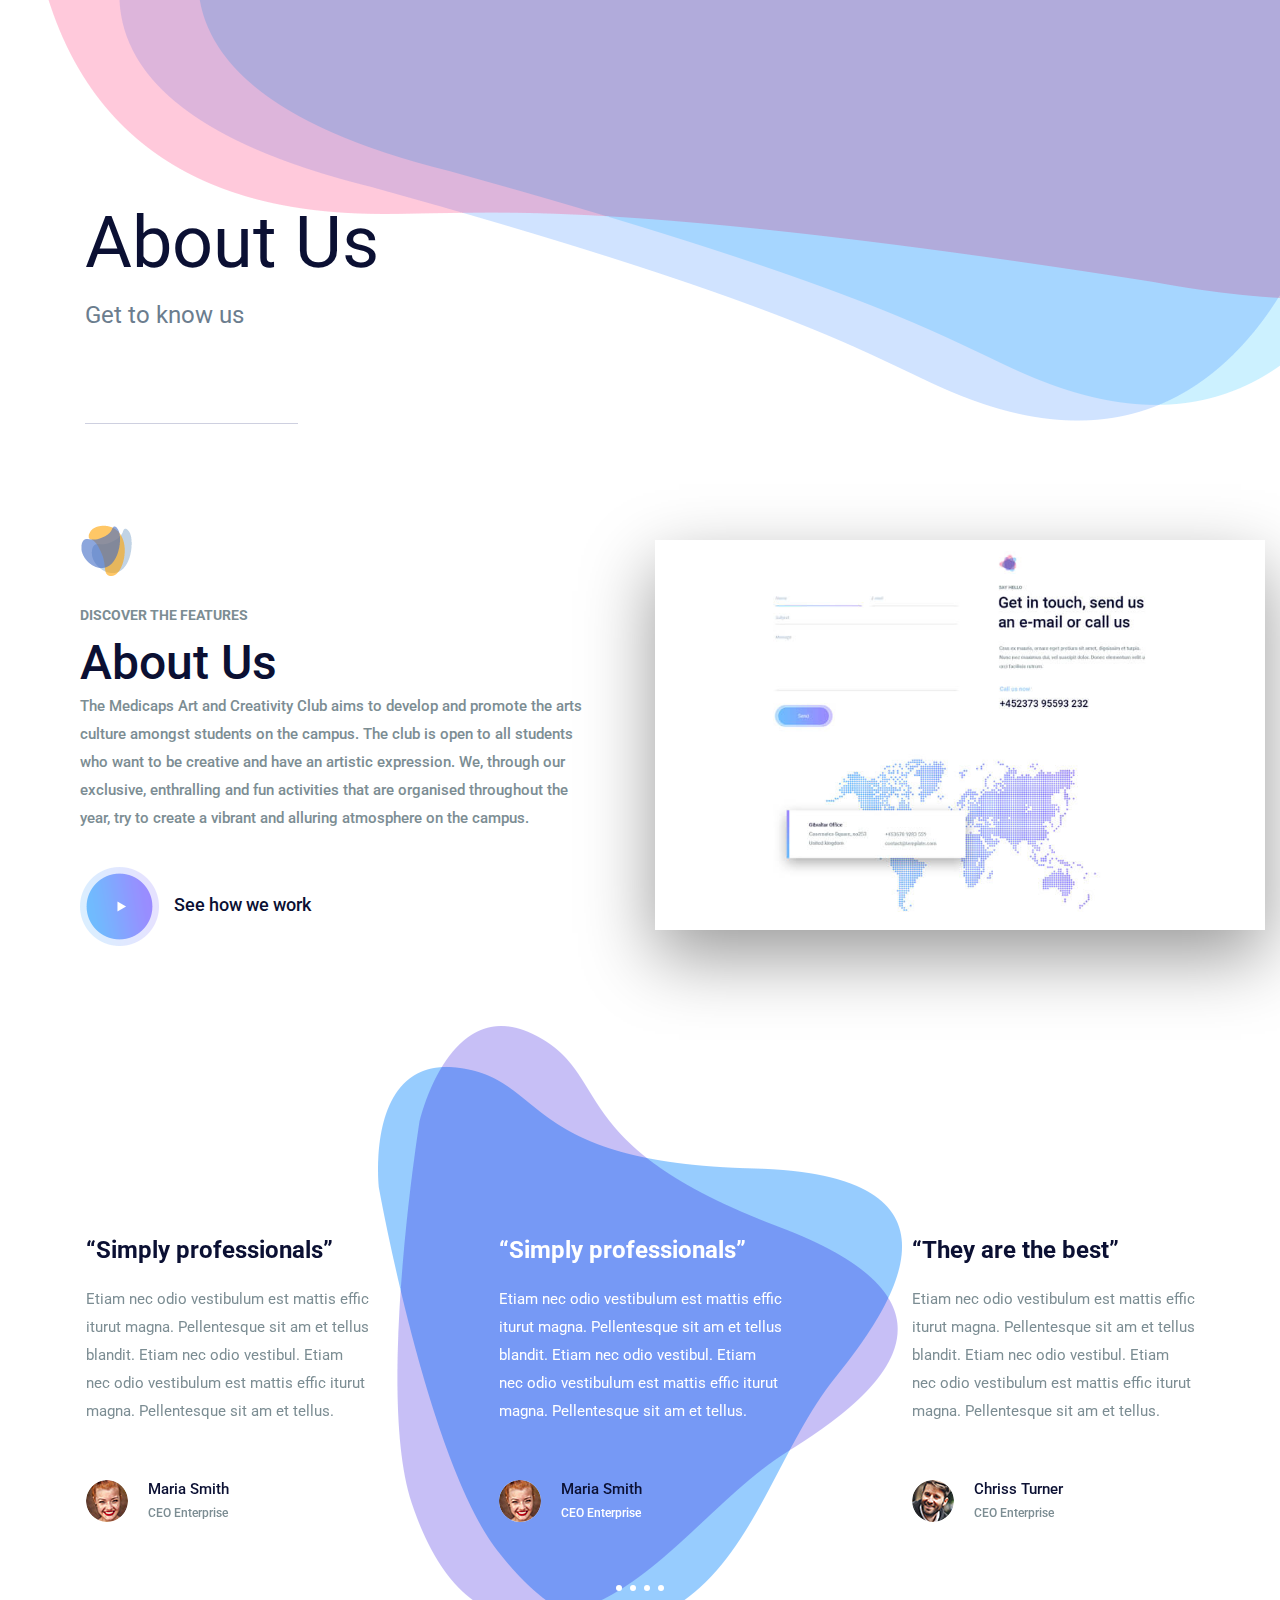
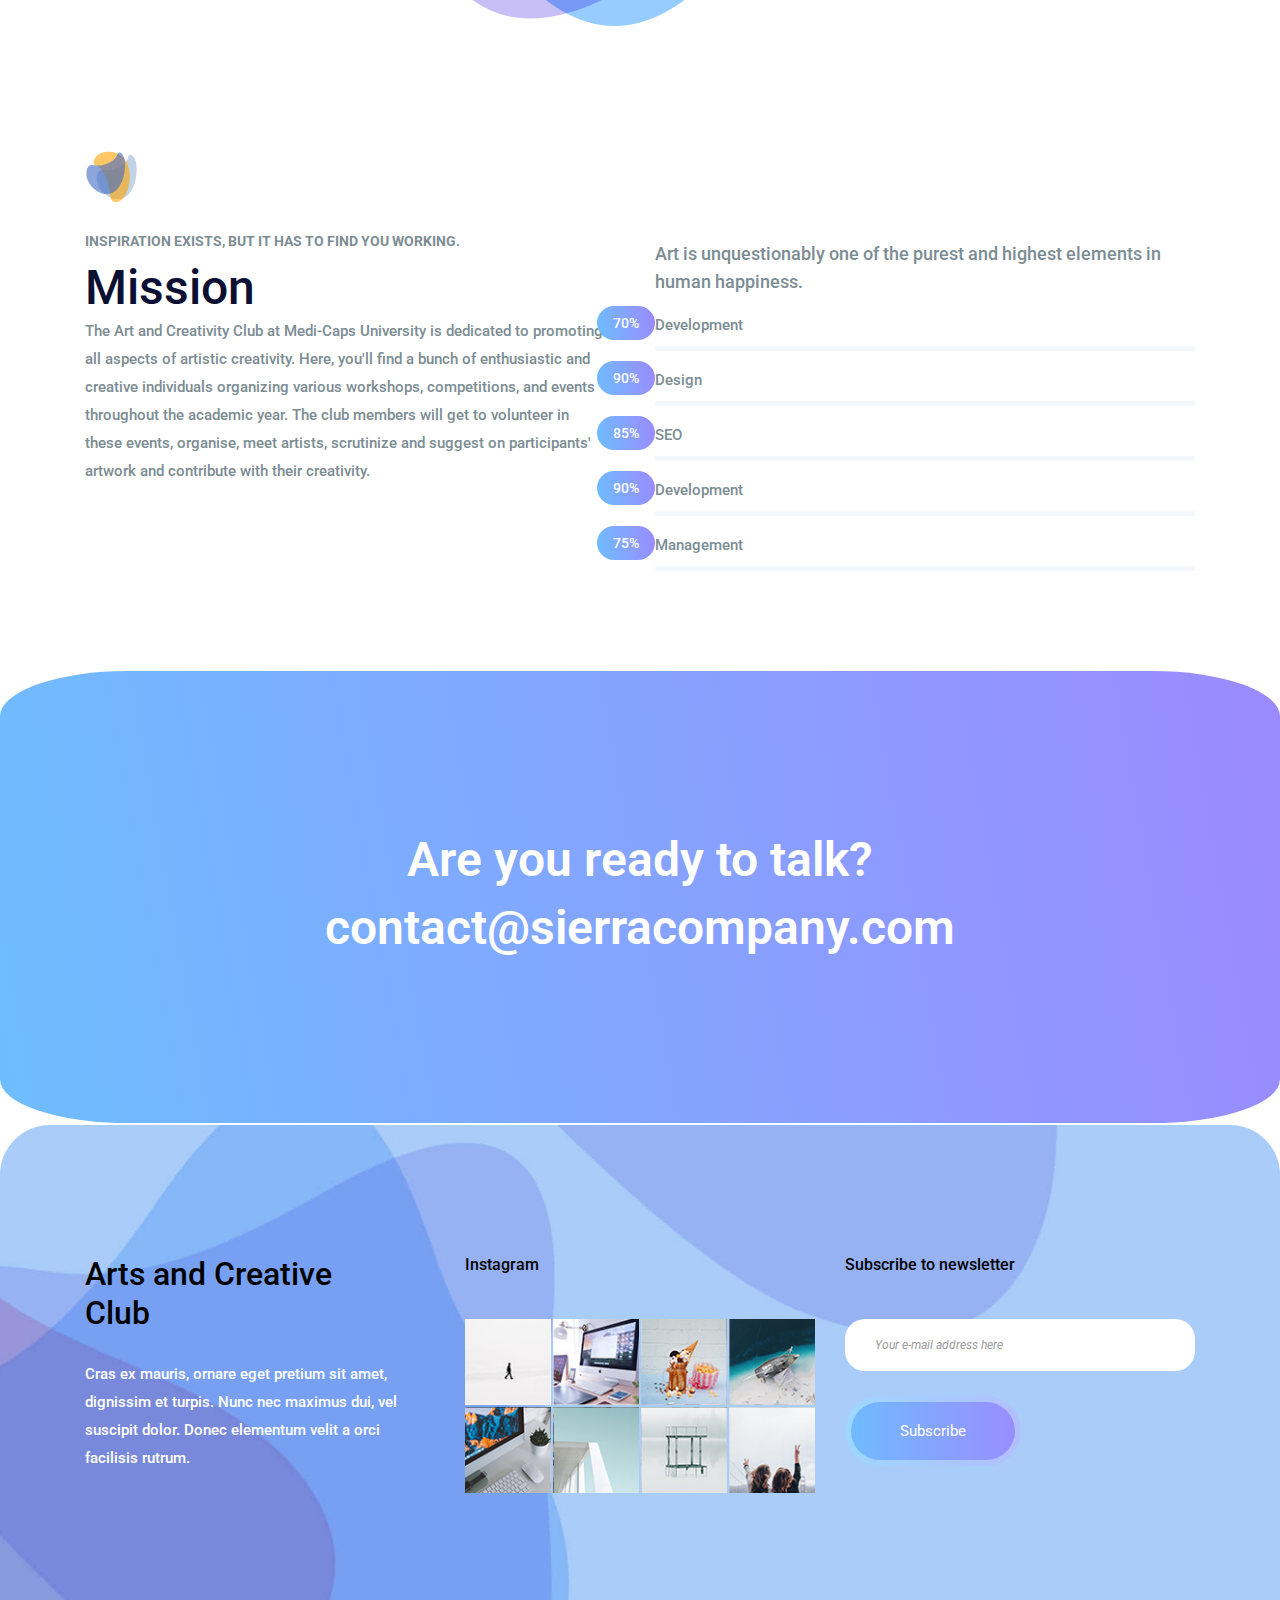
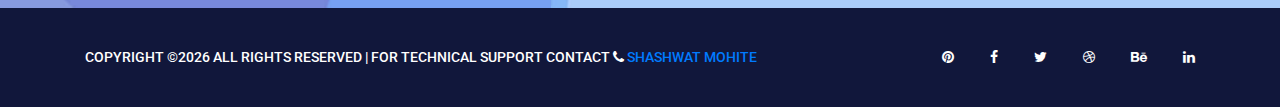
<file: about-us.html>
<!DOCTYPE html>
<html lang="en">
    <head>
        <meta charset="utf-8">
        <!-- <meta http-equiv="X-UA-Compatible" content="IE=edge"> -->
        <meta name='viewport' content='width=device-width, initial-scale=1.0, maximum-scale=1.0, user-scalable=0' >
        <link rel="icon" href="img/fav-icon.png" type="image/x-icon" />
        <title>Arts and Creativity Club</title>
        <link href="css/font-awesome.min.css" rel="stylesheet">
        <link href="css/bootstrap.min.css" rel="stylesheet">
        <link href="vendors/revolution/css/settings.css" rel="stylesheet">
        <link href="vendors/revolution/css/layers.css" rel="stylesheet">
        <link href="vendors/revolution/css/navigation.css" rel="stylesheet">
        <link href="vendors/owl-carousel/owl.carousel.min.css" rel="stylesheet">
        <link href="vendors/magnify-popup/magnific-popup.css" rel="stylesheet"> 
        <link href="css/style.css" rel="stylesheet">
        <link href="css/responsive.css" rel="stylesheet">
    </head>
    <body>
        
        <!--================Header Menu Area =================-->
        <!-- <header class="main_menu_area">
            <nav class="navbar navbar-expand-lg navbar-light bg-light">
                <a class="navbar-brand" href="#" style="font-size: 25px;"><img src="img/logo.png" style="height: 38px;" alt=""></a>
                <button class="navbar-toggler" type="button" data-toggle="collapse" data-target="#navbarSupportedContent" aria-controls="navbarSupportedContent" aria-expanded="false" aria-label="Toggle navigation">
                    <span></span>
                    <span></span>
                    <span></span>
                </button>

                <div class="collapse navbar-collapse" id="navbarSupportedContent">
                    <ul class="navbar-nav">
                        <li class="nav-item active"><a class="nav-link" href="index.html">Home</a></li>
                        <li class="nav-item"><a class="nav-link" href="about-us.html">About Us</a></li>
                        <li class="nav-item"><a class="nav-link" href="service.html">Services</a></li>
                        <li class="nav-item dropdown submenu">
                            <a class="nav-link dropdown-toggle" href="#" id="navbarDropdown" role="button" data-toggle="dropdown" aria-haspopup="true" aria-expanded="false">
                            Gallery
                            </a>
                            <ul class="dropdown-menu" aria-labelledby="navbarDropdown">
                                <li class="nav-item"><a class="nav-link" href="portfolio.html">Evnts Gallery</a></li>
                                <li class="nav-item"><a class="nav-link" href="portfolio.html">Art Gallery</a></li>
                            </ul>
                        </li>
                        <li class="nav-item"><a class="nav-link" href="blog.html">Blog</a></li>
                        <li class="nav-item"><a class="nav-link" href="contact.html">Contact</a></li>
                    </ul>
                </div>
            </nav>
        </header> -->
        <!--================End Header Menu Area =================-->
        
        <!--================Banner Area =================-->
        <section class="banner_area">
            <div class="container">
                <div class="banner_inner_text">
                    <h2>About Us</h2>
                    <p>Get to know us</p>
                </div>
            </div>
        </section>
        <!--================End Banner Area =================-->
        
        <!--================Challange Area =================-->
        <section class="challange_area p_100">
            <div class="container-fluid">
                <div class="row">
                    <div class="col-lg-6">
                        <div class="challange_text_inner">
                            <div class="l_title">
                                <img src="img/icon/title-icon.png" alt="">
                                <h6>Discover the features</h6>
                                <h2>About Us</h2>
                            </div>
                            <p>The Medicaps Art and Creativity Club aims to develop and promote the arts culture amongst students on the campus. The club is open to all students who want to be creative and have an artistic expression. We, through our exclusive, enthralling and fun activities that are organised throughout the year, try to create a vibrant and alluring atmosphere on the campus. </p>
                            <div class="c_video">
                                <a class="popup-youtube" href="https://www.youtube.com/watch?v=62QYQE6k7tg"><img src="img/icon/video-icon.png" alt="">See how we work </a>
                            </div>
                        </div>
                    </div>
                    <div class="col-lg-6 challange_img">
                        <div class="challange_img_inner">
                            <img class="img-fluid" src="img/popup-photo.jpg" alt="">
                        </div>
                    </div>
                </div>
            </div>
        </section>
        <!--================End Challange Area =================-->
        
        <!--================Testimonials Slider Area =================-->
        <section class="testimonials_area">
            <div class="container">
                <div class="testimonials_slider owl-carousel">
                    <div class="item">
                        <div class="testi_item">
                            <h3>“Simply professionals”</h3>
                            <p>Etiam nec odio vestibulum est mattis effic iturut magna. Pellentesque sit am et tellus blandit. Etiam nec odio vestibul. Etiam nec odio vestibulum est mattis effic iturut magna. Pellentesque sit am et tellus.</p>
                            <div class="media">
                                <div class="d-flex">
                                    <img class="rounded-circle" src="img/testimonials/testi-1.jpg" alt="">
                                </div>
                                <div class="media-body">
                                    <h4>Maria Smith</h4>
                                    <h5>CEO Enterprise</h5>
                                </div>
                            </div>
                        </div>
                    </div>
                    <div class="item">
                        <div class="testi_item">
                            <h3>“They are the best”</h3>
                            <p>Etiam nec odio vestibulum est mattis effic iturut magna. Pellentesque sit am et tellus blandit. Etiam nec odio vestibul. Etiam nec odio vestibulum est mattis effic iturut magna. Pellentesque sit am et tellus.</p>
                            <div class="media">
                                <div class="d-flex">
                                    <img class="rounded-circle" src="img/testimonials/testi-2.jpg" alt="">
                                </div>
                                <div class="media-body">
                                    <h4>Chriss Turner</h4>
                                    <h5>CEO Enterprise</h5>
                                </div>
                            </div>
                        </div>
                    </div>
                    <div class="item">
                        <div class="testi_item">
                            <h3>“We just love them”</h3>
                            <p>Etiam nec odio vestibulum est mattis effic iturut magna. Pellentesque sit am et tellus blandit. Etiam nec odio vestibul. Etiam nec odio vestibulum est mattis effic iturut magna. Pellentesque sit am et tellus.</p>
                            <div class="media">
                                <div class="d-flex">
                                    <img class="rounded-circle" src="img/testimonials/testi-3.jpg" alt="">
                                </div>
                                <div class="media-body">
                                    <h4>Julie Smart</h4>
                                    <h5>CEO Enterprise</h5>
                                </div>
                            </div>
                        </div>
                    </div>
                    <div class="item">
                        <div class="testi_item">
                            <h3>“Simply professionals”</h3>
                            <p>Etiam nec odio vestibulum est mattis effic iturut magna. Pellentesque sit am et tellus blandit. Etiam nec odio vestibul. Etiam nec odio vestibulum est mattis effic iturut magna. Pellentesque sit am et tellus.</p>
                            <div class="media">
                                <div class="d-flex">
                                    <img class="rounded-circle" src="img/testimonials/testi-1.jpg" alt="">
                                </div>
                                <div class="media-body">
                                    <h4>Maria Smith</h4>
                                    <h5>CEO Enterprise</h5>
                                </div>
                            </div>
                        </div>
                    </div>
                </div>
            </div>
        </section>
        <!--================End Testimonials Slider Area =================-->
        
        <!--================We Are Company Area =================-->
        <section class="we_company_area p_100">
            <div class="container">
                <div class="row company_inner">
                    <div class="col-lg-6">
                        <div class="left_company_text">
                            <div class="l_title">
                                <img src="img/icon/title-icon.png" alt="">
                                <h6>Inspiration exists, but it has to find you working.</h6>
                                <h2>Mission</h2>
                            </div>
                            <p>The Art and Creativity Club at Medi-Caps University is dedicated to promoting all aspects of artistic creativity. Here, you'll find a bunch of enthusiastic and creative individuals organizing various workshops, competitions, and events throughout the academic year. The club members will get to volunteer in these events, organise, meet artists, scrutinize and suggest on participants' artwork and contribute with their creativity.</p>
                        </div>
                    </div>
                    <div class="col-lg-6">
                        <div class="company_skill">
                            <p>Art is unquestionably one of the purest and highest elements in human happiness.</p>
                            <div class="our_skill_inner">
                                <div class="single_skill">
                                    <h3>Development</h3>
                                    <div class="progress" data-value="70">
                                        <div class="progress-bar">
                                            <div class="progress_parcent"><span class="counter">70</span>%</div>
                                        </div>
                                    </div>
                                </div>
                                <div class="single_skill">
                                    <h3>Design</h3>
                                    <div class="progress" data-value="90">
                                        <div class="progress-bar">
                                            <div class="progress_parcent"><span class="counter">90</span>%</div>
                                        </div>
                                    </div>
                                </div>
                                <div class="single_skill">
                                    <h3>SEO</h3>
                                    <div class="progress" data-value="85">
                                        <div class="progress-bar">
                                            <div class="progress_parcent"><span class="counter">85</span>%</div>
                                        </div>
                                    </div>
                                </div>
                                <div class="single_skill">
                                    <h3>Development</h3>
                                    <div class="progress" data-value="90">
                                        <div class="progress-bar">
                                            <div class="progress_parcent"><span class="counter">90</span>%</div>
                                        </div>
                                    </div>
                                </div>
                                <div class="single_skill">
                                    <h3>Management</h3>
                                    <div class="progress" data-value="75">
                                        <div class="progress-bar">
                                            <div class="progress_parcent"><span class="counter">75</span>%</div>
                                        </div>
                                    </div>
                                </div>
                            </div>
                        </div>
                    </div>
                </div>
            </div>
        </section>
        <!--================End We Are Company Area =================-->
        
        <!--================End We Are Company Area =================-->
        <section class="talk_area">
            <div class="container">
                <div class="talk_text">
                    <h4>Are you ready to talk?</h4>
                    <a href="mailto:contact@sierracompany.com">contact@sierracompany.com</a>
                </div>
            </div>
        </section>
        <!--================End We Are Company Area =================-->
        
        <!--================Footer Area =================-->
        <footer class="footr_area">
            <div class="footer_widget_area" style="border-top-left-radius: 50px;
            border-top-right-radius: 50px;">
                <div class="container">
                    <div class="row footer_widget_inner">
                        <div class="col-lg-4 col-sm-6">
                            <aside class="f_widget f_about_widget">
                                <h2 style="color: black;">Arts and Creative Club</h2>
                                <br>
                                <p>Cras ex mauris, ornare eget pretium sit amet, dignissim et turpis. Nunc nec maximus dui, vel suscipit dolor. Donec elementum velit a orci facilisis rutrum.</p>
                            </aside>
                        </div>
                        <div class="col-lg-4 col-sm-6">
                            <aside class="f_widget f_insta_widget">
                                <div class="f_title">
                                    <h3 style="color: black;">Instagram</h3>
                                </div>
                                <ul>
                                    <li><a href="#"><img src="img/instagram/ins-1.jpg" alt=""></a></li>
                                    <li><a href="#"><img src="img/instagram/ins-2.jpg" alt=""></a></li>
                                    <li><a href="#"><img src="img/instagram/ins-3.jpg" alt=""></a></li>
                                    <li><a href="#"><img src="img/instagram/ins-4.jpg" alt=""></a></li>
                                    <li><a href="#"><img src="img/instagram/ins-5.jpg" alt=""></a></li>
                                    <li><a href="#"><img src="img/instagram/ins-6.jpg" alt=""></a></li>
                                    <li><a href="#"><img src="img/instagram/ins-7.jpg" alt=""></a></li>
                                    <li><a href="#"><img src="img/instagram/ins-8.jpg" alt=""></a></li>
                                </ul>
                            </aside>
                        </div>
                        <div class="col-lg-4 col-sm-6">
                            <aside class="f_widget f_subs_widget">
                                <div class="f_title">
                                    <h3 style="color: black;">Subscribe to newsletter</h3>
                                </div>
                                <div class="input-group">
                                    <input type="text" class="form-control" placeholder="Your e-mail address here" aria-label="Your e-mail address here" style="border-radius: 20px;">
                                    <span class="input-group-btn">
                                        <button class="btn btn-secondary submit_btn" type="button">Subscribe</button>
                                    </span>
                                </div>
                            </aside>
                        </div>
                    </div>
                </div>
            </div>
            <div class="footer_copyright">
                <div class="container">
                    <div class="float-sm-left">
                        <h5><!-- Link back to Colorlib can't be removed. Template is licensed under CC BY 3.0. -->
Copyright &copy;<script>document.write(new Date().getFullYear());</script> All rights reserved | For Technical support contact <i class="fa fa-phone" aria-hidden="true"></i><a href="https://colorlib.com" target="_blank"> Shashwat Mohite</a>
<!-- Link back to Colorlib can't be removed. Template is licensed under CC BY 3.0. --></h5>
                    </div>
                    <div class="float-sm-right">
                        <ul>
                            <li><a href="#"><i class="fa fa-pinterest"></i></a></li>
                            <li><a href="#"><i class="fa fa-facebook"></i></a></li>
                            <li><a href="#"><i class="fa fa-twitter"></i></a></li>
                            <li><a href="#"><i class="fa fa-dribbble"></i></a></li>
                            <li><a href="#"><i class="fa fa-behance"></i></a></li>
                            <li><a href="#"><i class="fa fa-linkedin"></i></a></li>
                        </ul>
                    </div>
                </div>
            </div>
        </footer>
        <!--================End Footer Area =================-->
        
        
        
        
        <!-- jQuery (necessary for Bootstrap's JavaScript plugins) -->
        <script src="js/jquery-3.2.1.min.js"></script>
        <!-- Include all compiled plugins (below), or include individual files as needed -->
        <script src="js/popper.min.js"></script>
        <script src="js/bootstrap.min.js"></script>
        <!-- Rev slider js -->
        <script src="vendors/revolution/js/jquery.themepunch.tools.min.js"></script>
        <script src="vendors/revolution/js/jquery.themepunch.revolution.min.js"></script>
        <script src="vendors/revolution/js/extensions/revolution.extension.actions.min.js"></script>
        <script src="vendors/revolution/js/extensions/revolution.extension.video.min.js"></script>
        <script src="vendors/revolution/js/extensions/revolution.extension.slideanims.min.js"></script>
        <script src="vendors/revolution/js/extensions/revolution.extension.layeranimation.min.js"></script>
        <script src="vendors/revolution/js/extensions/revolution.extension.navigation.min.js"></script>
        <script src="vendors/revolution/js/extensions/revolution.extension.slideanims.min.js"></script>
        <!-- Extra plugin css -->
        <script src="vendors/counterup/jquery.waypoints.min.js"></script>
        <script src="vendors/counterup/jquery.counterup.min.js"></script> 
        <script src="vendors/counterup/apear.js"></script>
        <script src="vendors/counterup/countto.js"></script>
        <script src="vendors/owl-carousel/owl.carousel.min.js"></script>
        <script src="vendors/magnify-popup/jquery.magnific-popup.min.js"></script>
        <script src="js/smoothscroll.js"></script>
        
        <script src="js/theme.js"></script>
    </body>
</html>
</file>
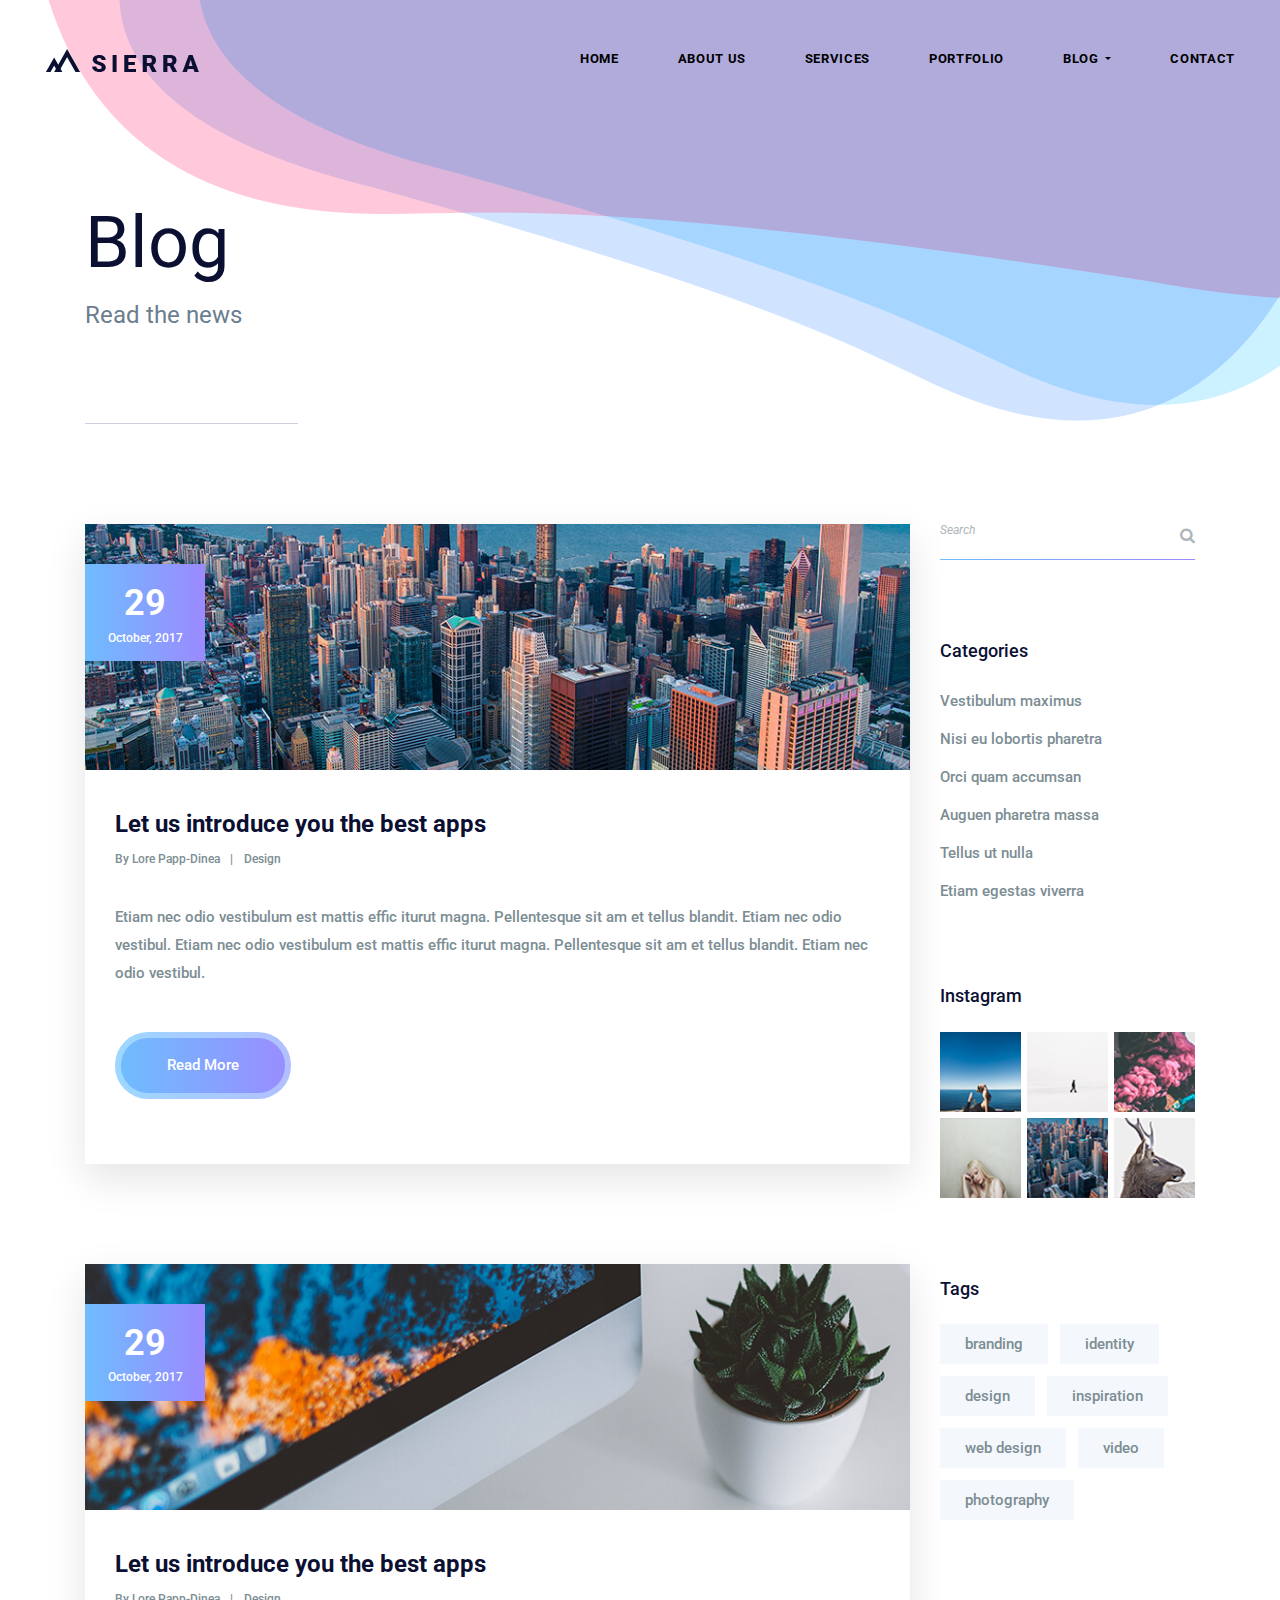
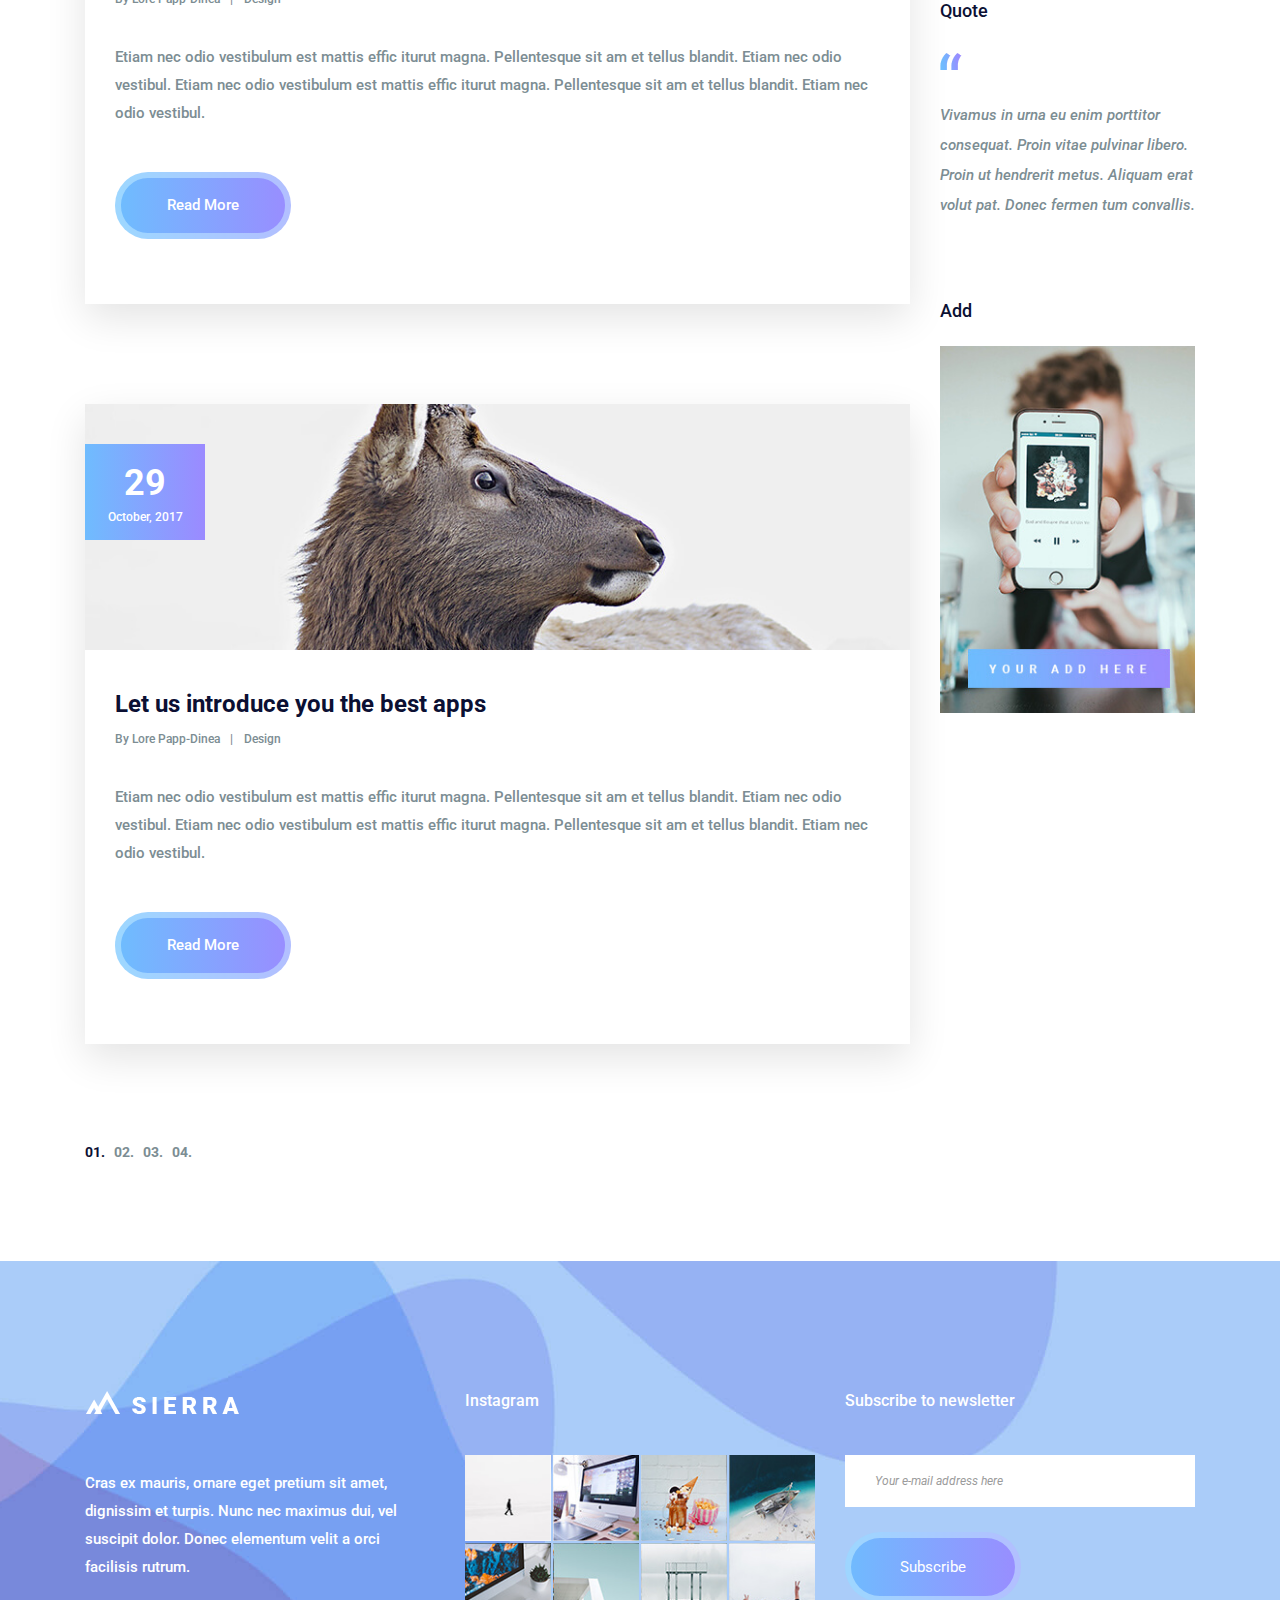
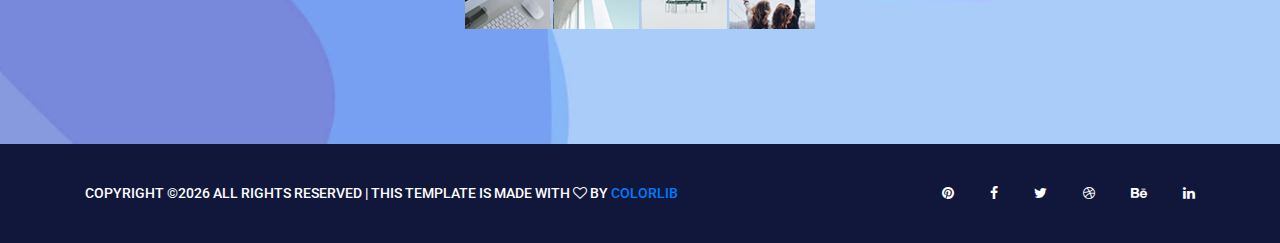
<file: blog.html>
<!DOCTYPE html>
<html lang="en">
    <head>
        <meta charset="utf-8">
        <meta http-equiv="X-UA-Compatible" content="IE=edge">
        <meta name="viewport" content="width=device-width, initial-scale=1">
        
        <link rel="icon" href="img/fav-icon.png" type="image/x-icon" />
        <!-- The above 3 meta tags *must* come first in the head; any other head content must come *after* these tags -->
        <title>Sierra</title>

        <!-- Icon css link -->
        <link href="css/font-awesome.min.css" rel="stylesheet">
        <!-- Bootstrap -->
        <link href="css/bootstrap.min.css" rel="stylesheet">
        
        <!-- Rev slider css -->
        <link href="vendors/revolution/css/settings.css" rel="stylesheet">
        <link href="vendors/revolution/css/layers.css" rel="stylesheet">
        <link href="vendors/revolution/css/navigation.css" rel="stylesheet">
        
        <!-- Extra plugin css -->
        <link href="vendors/owl-carousel/owl.carousel.min.css" rel="stylesheet">
        <link href="vendors/magnify-popup/magnific-popup.css" rel="stylesheet">
        
        
        <link href="css/style.css" rel="stylesheet">
        <link href="css/responsive.css" rel="stylesheet">

        <!-- HTML5 shim and Respond.js for IE8 support of HTML5 elements and media queries -->
        <!-- WARNING: Respond.js doesn't work if you view the page via file:// -->
        <!--[if lt IE 9]>
        <script src="https://oss.maxcdn.com/html5shiv/3.7.3/html5shiv.min.js"></script>
        <script src="https://oss.maxcdn.com/respond/1.4.2/respond.min.js"></script>
        <![endif]-->
    </head>
    <body>
        
        <!--================Header Menu Area =================-->
        <header class="main_menu_area">
            <nav class="navbar navbar-expand-lg navbar-light bg-light">
                <a class="navbar-brand" href="#"><img src="img/logo.png" alt=""></a>
                <button class="navbar-toggler" type="button" data-toggle="collapse" data-target="#navbarSupportedContent" aria-controls="navbarSupportedContent" aria-expanded="false" aria-label="Toggle navigation">
                    <span></span>
                    <span></span>
                    <span></span>
                </button>

                <div class="collapse navbar-collapse" id="navbarSupportedContent">
                    <ul class="navbar-nav">
                        <li class="nav-item"><a class="nav-link" href="index.html">Home</a></li>
                        <li class="nav-item"><a class="nav-link" href="about-us.html">About Us</a></li>
                        <li class="nav-item"><a class="nav-link" href="service.html">Services</a></li>
                        <li class="nav-item"><a class="nav-link" href="portfolio.html">Portfolio</a></li>
                        <li class="nav-item dropdown submenu active">
                            <a class="nav-link dropdown-toggle" href="#" id="navbarDropdown" role="button" data-toggle="dropdown" aria-haspopup="true" aria-expanded="false">
                            Blog
                            </a>
                            <ul class="dropdown-menu" aria-labelledby="navbarDropdown">
                                <li class="nav-item"><a class="nav-link" href="blog.html">Blog</a></li>
                                <li class="nav-item"><a class="nav-link" href="single-blog.html">Blog Details</a></li>
                                <li class="nav-item"><a class="nav-link" href="elements.html">Elements</a></li>
                            </ul>
                        </li>
                        <li class="nav-item"><a class="nav-link" href="contact.html">Contact</a></li>
                    </ul>
                </div>
            </nav>
        </header>
        <!--================End Header Menu Area =================-->
        
        <!--================Banner Area =================-->
        <section class="banner_area">
            <div class="container">
                <div class="banner_inner_text">
                    <h2>Blog</h2>
                    <p>Read the news</p>
                </div>
            </div>
        </section>
        <!--================End Banner Area =================-->
        
        <!--================Blog Main Area =================-->
        <section class="blog_main_area p_100">
            <div class="container">
                <div class="row">
                    <div class="col-lg-9">
                        <div class="blog_main_inner">
                            <div class="blog_main_item">
                                <div class="blog_img">
                                    <img class="img-fluid" src="img/blog/blog-1.jpg" alt="">
                                    <div class="blog_date">
                                        <h4>29</h4>
                                        <h5>October, 2017</h5>
                                    </div>
                                </div>
                                <div class="blog_text">
                                    <a href="#"><h4>Let us introduce you the best apps</h4></a>
                                    <div class="blog_author">
                                        <a href="#">By Lore Papp-Dinea</a>
                                        <a href="#">Design</a>
                                    </div>
                                    <p>Etiam nec odio vestibulum est mattis effic iturut magna. Pellentesque sit am et tellus blandit. Etiam nec odio vestibul. Etiam nec odio vestibulum est mattis effic iturut magna. Pellentesque sit am et tellus blandit. Etiam nec odio vestibul. </p>
                                    <a class="more_btn" href="#">Read More</a>
                                </div>
                            </div>
                            <div class="blog_main_item">
                                <div class="blog_img">
                                    <img class="img-fluid" src="img/blog/blog-2.jpg" alt="">
                                    <div class="blog_date">
                                        <h4>29</h4>
                                        <h5>October, 2017</h5>
                                    </div>
                                </div>
                                <div class="blog_text">
                                    <a href="#"><h4>Let us introduce you the best apps</h4></a>
                                    <div class="blog_author">
                                        <a href="#">By Lore Papp-Dinea</a>
                                        <a href="#">Design</a>
                                    </div>
                                    <p>Etiam nec odio vestibulum est mattis effic iturut magna. Pellentesque sit am et tellus blandit. Etiam nec odio vestibul. Etiam nec odio vestibulum est mattis effic iturut magna. Pellentesque sit am et tellus blandit. Etiam nec odio vestibul. </p>
                                    <a class="more_btn" href="#">Read More</a>
                                </div>
                            </div>
                            <div class="blog_main_item">
                                <div class="blog_img">
                                    <img class="img-fluid" src="img/blog/blog-3.jpg" alt="">
                                    <div class="blog_date">
                                        <h4>29</h4>
                                        <h5>October, 2017</h5>
                                    </div>
                                </div>
                                <div class="blog_text">
                                    <a href="#"><h4>Let us introduce you the best apps</h4></a>
                                    <div class="blog_author">
                                        <a href="#">By Lore Papp-Dinea</a>
                                        <a href="#">Design</a>
                                    </div>
                                    <p>Etiam nec odio vestibulum est mattis effic iturut magna. Pellentesque sit am et tellus blandit. Etiam nec odio vestibul. Etiam nec odio vestibulum est mattis effic iturut magna. Pellentesque sit am et tellus blandit. Etiam nec odio vestibul. </p>
                                    <a class="more_btn" href="#">Read More</a>
                                </div>
                            </div>
                        </div>
                    </div>
                    <div class="col-lg-3">
                        <div class="blog_right_sidebar">
                            <aside class="r_widget search_widget">
                                <div class="input-group">
                                    <input type="text" class="form-control" placeholder="Search" aria-label="Search">
                                    <span class="input-group-btn">
                                        <button class="btn btn-secondary" type="button"><i class="fa fa-search"></i></button>
                                    </span>
                                </div>
                            </aside>
                            <aside class="r_widget categories_widget">
                                <div class="r_w_title">
                                    <h3>Categories</h3>
                                </div>
                                <ul>
                                    <li><a href="#">Vestibulum maximus</a></li>
                                    <li><a href="#">Nisi eu lobortis pharetra</a></li>
                                    <li><a href="#">Orci quam accumsan</a></li>
                                    <li><a href="#">Auguen pharetra massa</a></li>
                                    <li><a href="#">Tellus ut nulla</a></li>
                                    <li><a href="#"> Etiam egestas viverra </a></li>
                                </ul>
                            </aside>
                            <aside class="r_widget insta_widget">
                                <div class="r_w_title">
                                    <h3>Instagram</h3>
                                </div>
                                <ul>
                                    <li><a href="https://www.instagram.com/?hl=en">
                                        <img class="img-fluid" src="img/instagram/right-instagram/r-in-1.jpg" alt="">
                                    </a></li>
                                    <li><a href="https://www.instagram.com/?hl=en">
                                        <img class="img-fluid" src="img/instagram/right-instagram/r-in-2.jpg" alt="">
                                    </a></li>
                                    <li><a href="https://www.instagram.com/?hl=en">
                                        <img class="img-fluid" src="img/instagram/right-instagram/r-in-3.jpg" alt="">
                                    </a></li>
                                    <li><a href="https://www.instagram.com/?hl=en">
                                        <img class="img-fluid" src="img/instagram/right-instagram/r-in-4.jpg" alt="">
                                    </a></li>
                                    <li><a href="https://www.instagram.com/?hl=en">
                                        <img class="img-fluid" src="img/instagram/right-instagram/r-in-5.jpg" alt="">
                                    </a></li>
                                    <li><a href="https://www.instagram.com/?hl=en">
                                        <img class="img-fluid" src="img/instagram/right-instagram/r-in-6.jpg" alt="">
                                    </a></li>
                                </ul>
                            </aside>
                            <aside class="r_widget tag_widget">
                                <div class="r_w_title">
                                    <h3>Tags</h3>
                                </div>
                                <ul>
                                    <li><a href="#">branding</a></li>
                                    <li><a href="#">identity</a></li>
                                    <li><a href="#">design</a></li>
                                    <li><a href="#">inspiration</a></li>
                                    <li><a href="#">web design</a></li>
                                    <li><a href="#">video</a></li>
                                    <li><a href="#">photography</a></li>
                                </ul>
                            </aside>
                            <aside class="r_widget quote_widget">
                                <div class="r_w_title">
                                    <h3>Quote</h3>
                                </div>
                                <img src="img/icon/quote-icon.png" alt="">
                                <p>Vivamus in urna eu enim porttitor consequat. Proin vitae pulvinar libero. Proin ut hendrerit metus. Aliquam erat volut pat. Donec fermen tum convallis.</p>
                            </aside>
                            <aside class="r_widget add_widget">
                                <div class="r_w_title">
                                    <h3>Add</h3>
                                </div>
                                <img class="img-fluid" src="img/add.jpg" alt="">
                            </aside>
                        </div>
                    </div>
                </div>
                <nav aria-label="Page navigation example" class="pagination_area">
                    <ul class="pagination">
                        <li class="page-item active"><a class="page-link" href="#">01.</a></li>
                        <li class="page-item"><a class="page-link" href="#">02.</a></li>
                        <li class="page-item"><a class="page-link" href="#">03.</a></li>
                        <li class="page-item"><a class="page-link" href="#">04.</a></li>
                    </ul>
                </nav>
            </div>
        </section>
        <!--================End Blog Main Area =================-->
        
        <!--================Footer Area =================-->
        <footer class="footr_area">
            <div class="footer_widget_area">
                <div class="container">
                    <div class="row footer_widget_inner">
                        <div class="col-lg-4 col-sm-6">
                            <aside class="f_widget f_about_widget">
                                <img src="img/footer-logo.png" alt="">
                                <p>Cras ex mauris, ornare eget pretium sit amet, dignissim et turpis. Nunc nec maximus dui, vel suscipit dolor. Donec elementum velit a orci facilisis rutrum.</p>
                            </aside>
                        </div>
                        <div class="col-lg-4 col-sm-6">
                            <aside class="f_widget f_insta_widget">
                                <div class="f_title">
                                    <h3>Instagram</h3>
                                </div>
                                <ul>
                                    <li><a href="#"><img src="img/instagram/ins-1.jpg" alt=""></a></li>
                                    <li><a href="#"><img src="img/instagram/ins-2.jpg" alt=""></a></li>
                                    <li><a href="#"><img src="img/instagram/ins-3.jpg" alt=""></a></li>
                                    <li><a href="#"><img src="img/instagram/ins-4.jpg" alt=""></a></li>
                                    <li><a href="#"><img src="img/instagram/ins-5.jpg" alt=""></a></li>
                                    <li><a href="#"><img src="img/instagram/ins-6.jpg" alt=""></a></li>
                                    <li><a href="#"><img src="img/instagram/ins-7.jpg" alt=""></a></li>
                                    <li><a href="#"><img src="img/instagram/ins-8.jpg" alt=""></a></li>
                                </ul>
                            </aside>
                        </div>
                        <div class="col-lg-4 col-sm-6">
                            <aside class="f_widget f_subs_widget">
                                <div class="f_title">
                                    <h3>Subscribe to newsletter</h3>
                                </div>
                                <div class="input-group">
                                    <input type="text" class="form-control" placeholder="Your e-mail address here" aria-label="Your e-mail address here">
                                    <span class="input-group-btn">
                                        <button class="btn btn-secondary submit_btn" type="button">Subscribe</button>
                                    </span>
                                </div>
                            </aside>
                        </div>
                    </div>
                </div>
            </div>
            <div class="footer_copyright">
                <div class="container">
                    <div class="float-sm-left">
                        <h5><!-- Link back to Colorlib can't be removed. Template is licensed under CC BY 3.0. -->
Copyright &copy;<script>document.write(new Date().getFullYear());</script> All rights reserved | This template is made with <i class="fa fa-heart-o" aria-hidden="true"></i> by <a href="https://colorlib.com" target="_blank">Colorlib</a>
<!-- Link back to Colorlib can't be removed. Template is licensed under CC BY 3.0. --></h5>
                    </div>
                    <div class="float-sm-right">
                        <ul>
                            <li><a href="#"><i class="fa fa-pinterest"></i></a></li>
                            <li><a href="#"><i class="fa fa-facebook"></i></a></li>
                            <li><a href="#"><i class="fa fa-twitter"></i></a></li>
                            <li><a href="#"><i class="fa fa-dribbble"></i></a></li>
                            <li><a href="#"><i class="fa fa-behance"></i></a></li>
                            <li><a href="#"><i class="fa fa-linkedin"></i></a></li>
                        </ul>
                    </div>
                </div>
            </div>
        </footer>
        <!--================End Footer Area =================-->
        
        
        
        
        <!-- jQuery (necessary for Bootstrap's JavaScript plugins) -->
        <script src="js/jquery-3.2.1.min.js"></script>
        <!-- Include all compiled plugins (below), or include individual files as needed -->
        <script src="js/popper.min.js"></script>
        <script src="js/bootstrap.min.js"></script>
        <!-- Rev slider js -->
        <script src="vendors/revolution/js/jquery.themepunch.tools.min.js"></script>
        <script src="vendors/revolution/js/jquery.themepunch.revolution.min.js"></script>
        <script src="vendors/revolution/js/extensions/revolution.extension.actions.min.js"></script>
        <script src="vendors/revolution/js/extensions/revolution.extension.video.min.js"></script>
        <script src="vendors/revolution/js/extensions/revolution.extension.slideanims.min.js"></script>
        <script src="vendors/revolution/js/extensions/revolution.extension.layeranimation.min.js"></script>
        <script src="vendors/revolution/js/extensions/revolution.extension.navigation.min.js"></script>
        <script src="vendors/revolution/js/extensions/revolution.extension.slideanims.min.js"></script>
        <!-- Extra plugin css -->
        <script src="vendors/counterup/jquery.waypoints.min.js"></script>
        <script src="vendors/counterup/jquery.counterup.min.js"></script> 
        <script src="vendors/counterup/apear.js"></script>
        <script src="vendors/counterup/countto.js"></script>
        <script src="vendors/owl-carousel/owl.carousel.min.js"></script>
        <script src="vendors/magnify-popup/jquery.magnific-popup.min.js"></script>
        <script src="js/smoothscroll.js"></script>
        <script src="vendors/circle-bar/circle-progress.min.js"></script>
        <script src="vendors/circle-bar/plugins.js"></script>
        <script src="vendors/isotope/imagesloaded.pkgd.min.js"></script>
        <script src="vendors/isotope/isotope.pkgd.min.js"></script>
        
        <script src="js/circle-active.js"></script>
        <script src="js/theme.js"></script>
    </body>
</html>
</file>
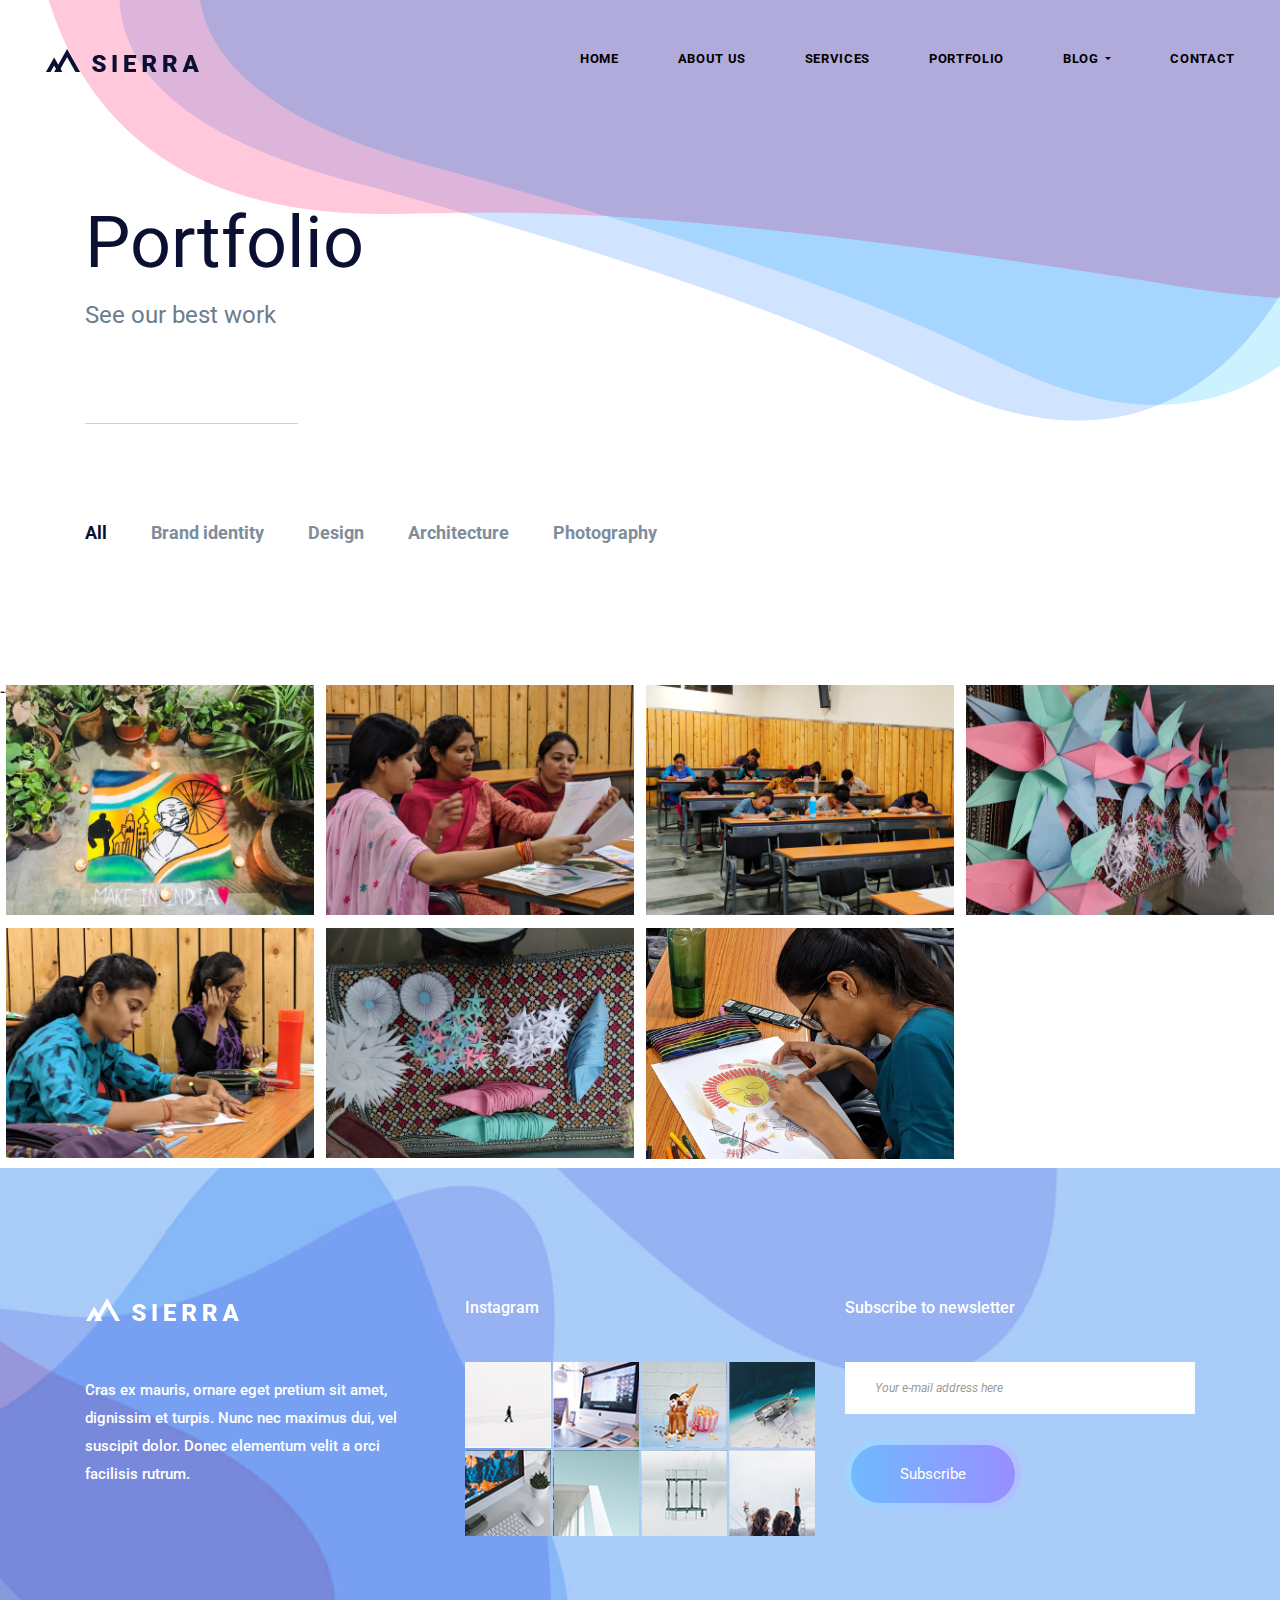
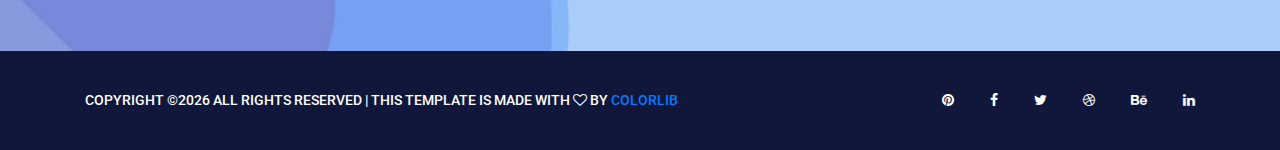
<file: portfolio.html>
<!DOCTYPE html>
<html lang="en">
    <head>
        <meta charset="utf-8">
        <meta http-equiv="X-UA-Compatible" content="IE=edge">
        <meta name="viewport" content="width=device-width, initial-scale=1">
        
        <link rel="icon" href="img/fav-icon.png" type="image/x-icon" />
        <!-- The above 3 meta tags *must* come first in the head; any other head content must come *after* these tags -->
        <title>Sierra</title>

        <!-- Icon css link -->
        <link href="css/font-awesome.min.css" rel="stylesheet">
        <!-- Bootstrap -->
        <link href="css/bootstrap.min.css" rel="stylesheet">
        
        <!-- Rev slider css -->
        <link href="vendors/revolution/css/settings.css" rel="stylesheet">
        <link href="vendors/revolution/css/layers.css" rel="stylesheet">
        <link href="vendors/revolution/css/navigation.css" rel="stylesheet">
        
        <!-- Extra plugin css -->
        <link href="vendors/owl-carousel/owl.carousel.min.css" rel="stylesheet">
        <link href="vendors/magnify-popup/magnific-popup.css" rel="stylesheet">
        
        
        <link href="css/style.css" rel="stylesheet">
        <link href="css/responsive.css" rel="stylesheet">

        <!-- HTML5 shim and Respond.js for IE8 support of HTML5 elements and media queries -->
        <!-- WARNING: Respond.js doesn't work if you view the page via file:// -->
        <!--[if lt IE 9]>
        <script src="https://oss.maxcdn.com/html5shiv/3.7.3/html5shiv.min.js"></script>
        <script src="https://oss.maxcdn.com/respond/1.4.2/respond.min.js"></script>
        <![endif]-->
    </head>
    <body>
        
        <!--================Header Menu Area =================-->
        <header class="main_menu_area">
            <nav class="navbar navbar-expand-lg navbar-light bg-light">
                <a class="navbar-brand" href="#"><img src="img/logo.png" alt=""></a>
                <button class="navbar-toggler" type="button" data-toggle="collapse" data-target="#navbarSupportedContent" aria-controls="navbarSupportedContent" aria-expanded="false" aria-label="Toggle navigation">
                    <span></span>
                    <span></span>
                    <span></span>
                </button>

                <div class="collapse navbar-collapse" id="navbarSupportedContent">
                    <ul class="navbar-nav">
                        <li class="nav-item"><a class="nav-link" href="index.html">Home</a></li>
                        <li class="nav-item"><a class="nav-link" href="about-us.html">About Us</a></li>
                        <li class="nav-item"><a class="nav-link" href="service.html">Services</a></li>
                        <li class="nav-item active"><a class="nav-link" href="portfolio.html">Portfolio</a></li>
                        <li class="nav-item dropdown submenu">
                            <a class="nav-link dropdown-toggle" href="#" id="navbarDropdown" role="button" data-toggle="dropdown" aria-haspopup="true" aria-expanded="false">
                            Blog
                            </a>
                            <ul class="dropdown-menu" aria-labelledby="navbarDropdown">
                                <li class="nav-item"><a class="nav-link" href="blog.html">Blog</a></li>
                                <li class="nav-item"><a class="nav-link" href="single-blog.html">Blog Details</a></li>
                                <li class="nav-item"><a class="nav-link" href="elements.html">Elements</a></li>
                            </ul>
                        </li>
                        <li class="nav-item"><a class="nav-link" href="contact.html">Contact</a></li>
                    </ul>
                </div>
            </nav>
        </header>
        <!--================End Header Menu Area =================-->
        
        <!--================Banner Area =================-->
        <section class="banner_area">
            <div class="container">
                <div class="banner_inner_text">
                    <h2>Portfolio</h2>
                    <p>See our best work</p>
                </div>
            </div>
        </section>
        <!--================End Banner Area =================-->
        
        <!--================Portfolio Area =================-->
        <section class="portfolio_area">
            <div class="container">
                <div class="portfolio_filter">
                    <ul>
                        <li class="active" data-filter="*"><a href="#">All</a></li>
                        <li data-filter=".brand"><a href="#">Brand identity</a></li>
                        <li data-filter=".design"><a href="#">Design</a></li>
                        <li data-filter=".arc"><a href="#">Architecture</a></li>
                        <li data-filter=".photo"><a href="#">Photography</a></li>
                    </ul>
                </div>
            </div>
            <div class="ms_portfolio_inner">
                <div class="ms_p_item wd_25 brand arc photo">
                    <img src="img/portfolio/events/1.jpg" alt="">
                </div>
                <div class="ms_p_item wd_25 brand arc photo">
                    <img src="img/portfolio/events/2.jpg" alt="">
                </div>
                
                <div class="ms_p_item wd_25 brand arc photo">
                    <img src="img/portfolio/events/4.jpg" alt="">
                </div>
                <div class="ms_p_item wd_25 brand arc photo">
                    <img src="img/portfolio/events/5.jpg" alt="">
                </div>
                <!-- <div class="ms_p_item wd_50">
                    <img src="img/portfolio/events/6.jpg" alt="">
                </div> -->
                <div class="ms_p_item wd_25 design arc">
                    <img src="img/portfolio/events/7.jpg" alt="">
                </div>
                <div class="ms_p_item wd_25 design arc">
                    <img src="img/portfolio/events/8.jpg" alt="">
                </div>
                <!--  <div class="ms_p_item wd_25 design arc">
                    <img src="img/portfolio/ms-portfolio/ms-p-9.jpg" alt="">
                </div> -->
                <div class="ms_p_item wd_25 design arc">
                    <img src="img/portfolio/events/6.jpg" alt="">
                </div> -->
            </div>
        </section>
        <!--================End Portfolio Area =================-->
        
        <!--================Footer Area =================-->
        <footer class="footr_area">
            <div class="footer_widget_area">
                <div class="container">
                    <div class="row footer_widget_inner">
                        <div class="col-lg-4 col-sm-6">
                            <aside class="f_widget f_about_widget">
                                <img src="img/footer-logo.png" alt="">
                                <p>Cras ex mauris, ornare eget pretium sit amet, dignissim et turpis. Nunc nec maximus dui, vel suscipit dolor. Donec elementum velit a orci facilisis rutrum.</p>
                            </aside>
                        </div>
                        <div class="col-lg-4 col-sm-6">
                            <aside class="f_widget f_insta_widget">
                                <div class="f_title">
                                    <h3>Instagram</h3>
                                </div>
                                <ul>
                                    <li><a href="#"><img src="img/instagram/ins-1.jpg" alt=""></a></li>
                                    <li><a href="#"><img src="img/instagram/ins-2.jpg" alt=""></a></li>
                                    <li><a href="#"><img src="img/instagram/ins-3.jpg" alt=""></a></li>
                                    <li><a href="#"><img src="img/instagram/ins-4.jpg" alt=""></a></li>
                                    <li><a href="#"><img src="img/instagram/ins-5.jpg" alt=""></a></li>
                                    <li><a href="#"><img src="img/instagram/ins-6.jpg" alt=""></a></li>
                                    <li><a href="#"><img src="img/instagram/ins-7.jpg" alt=""></a></li>
                                    <li><a href="#"><img src="img/instagram/ins-8.jpg" alt=""></a></li>
                                </ul>
                            </aside>
                        </div>
                        <div class="col-lg-4 col-sm-6">
                            <aside class="f_widget f_subs_widget">
                                <div class="f_title">
                                    <h3>Subscribe to newsletter</h3>
                                </div>
                                <div class="input-group">
                                    <input type="text" class="form-control" placeholder="Your e-mail address here" aria-label="Your e-mail address here">
                                    <span class="input-group-btn">
                                        <button class="btn btn-secondary submit_btn" type="button">Subscribe</button>
                                    </span>
                                </div>
                            </aside>
                        </div>
                    </div>
                </div>
            </div>
            <div class="footer_copyright">
                <div class="container">
                    <div class="float-sm-left">
                        <h5><!-- Link back to Colorlib can't be removed. Template is licensed under CC BY 3.0. -->
Copyright &copy;<script>document.write(new Date().getFullYear());</script> All rights reserved | This template is made with <i class="fa fa-heart-o" aria-hidden="true"></i> by <a href="https://colorlib.com" target="_blank">Colorlib</a>
<!-- Link back to Colorlib can't be removed. Template is licensed under CC BY 3.0. --></h5>
                    </div>
                    <div class="float-sm-right">
                        <ul>
                            <li><a href="#"><i class="fa fa-pinterest"></i></a></li>
                            <li><a href="#"><i class="fa fa-facebook"></i></a></li>
                            <li><a href="#"><i class="fa fa-twitter"></i></a></li>
                            <li><a href="#"><i class="fa fa-dribbble"></i></a></li>
                            <li><a href="#"><i class="fa fa-behance"></i></a></li>
                            <li><a href="#"><i class="fa fa-linkedin"></i></a></li>
                        </ul>
                    </div>
                </div>
            </div>
        </footer>
        <!--================End Footer Area =================-->
        
        
        
        
        <!-- jQuery (necessary for Bootstrap's JavaScript plugins) -->
        <script src="js/jquery-3.2.1.min.js"></script>
        <!-- Include all compiled plugins (below), or include individual files as needed -->
        <script src="js/popper.min.js"></script>
        <script src="js/bootstrap.min.js"></script>
        <!-- Rev slider js -->
        <script src="vendors/revolution/js/jquery.themepunch.tools.min.js"></script>
        <script src="vendors/revolution/js/jquery.themepunch.revolution.min.js"></script>
        <script src="vendors/revolution/js/extensions/revolution.extension.actions.min.js"></script>
        <script src="vendors/revolution/js/extensions/revolution.extension.video.min.js"></script>
        <script src="vendors/revolution/js/extensions/revolution.extension.slideanims.min.js"></script>
        <script src="vendors/revolution/js/extensions/revolution.extension.layeranimation.min.js"></script>
        <script src="vendors/revolution/js/extensions/revolution.extension.navigation.min.js"></script>
        <script src="vendors/revolution/js/extensions/revolution.extension.slideanims.min.js"></script>
        <!-- Extra plugin css -->
        <script src="vendors/counterup/jquery.waypoints.min.js"></script>
        <script src="vendors/counterup/jquery.counterup.min.js"></script> 
        <script src="vendors/counterup/apear.js"></script>
        <script src="vendors/counterup/countto.js"></script>
        <script src="vendors/owl-carousel/owl.carousel.min.js"></script>
        <script src="vendors/magnify-popup/jquery.magnific-popup.min.js"></script>
        <script src="js/smoothscroll.js"></script>
        <script src="vendors/circle-bar/circle-progress.min.js"></script>
        <script src="vendors/circle-bar/plugins.js"></script>
        <script src="vendors/isotope/imagesloaded.pkgd.min.js"></script>
        <script src="vendors/isotope/isotope.pkgd.min.js"></script>
        
        <script src="js/circle-active.js"></script>
        <script src="js/theme.js"></script>
    </body>
</html>
</file>
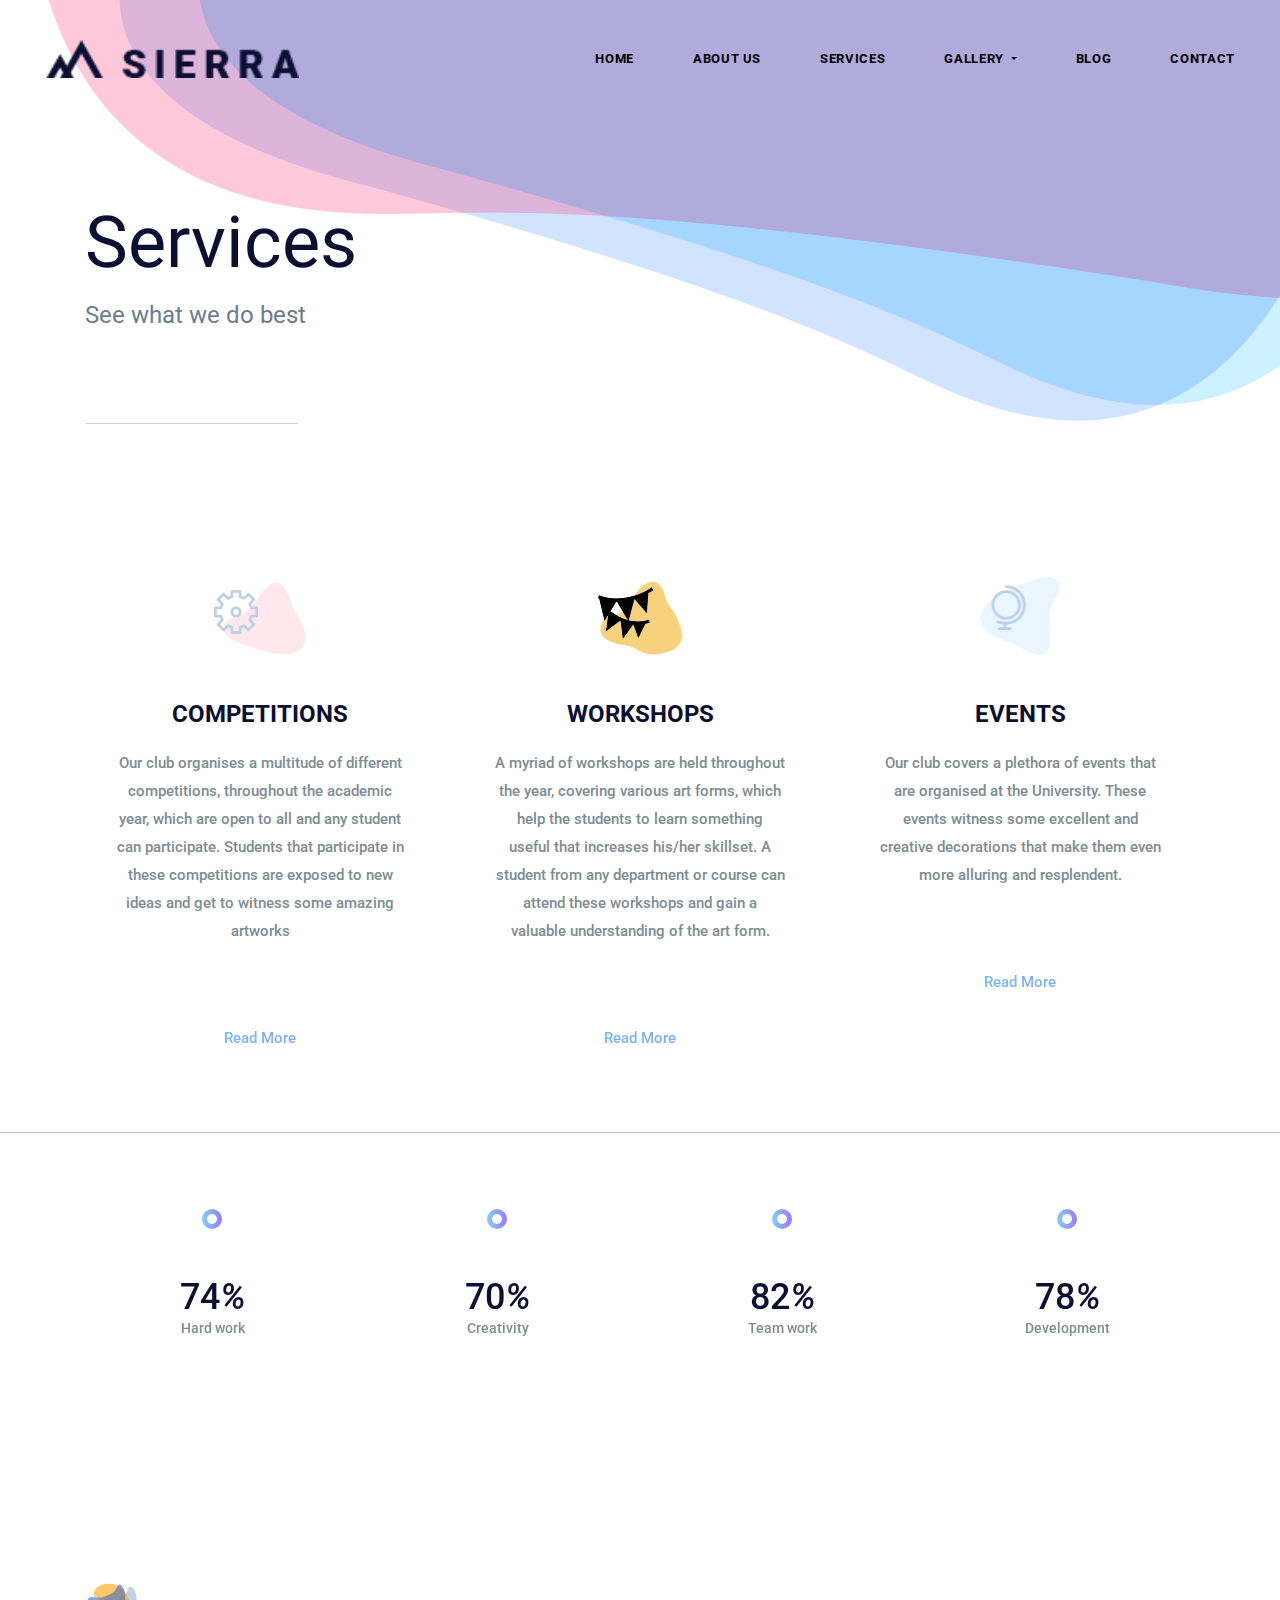
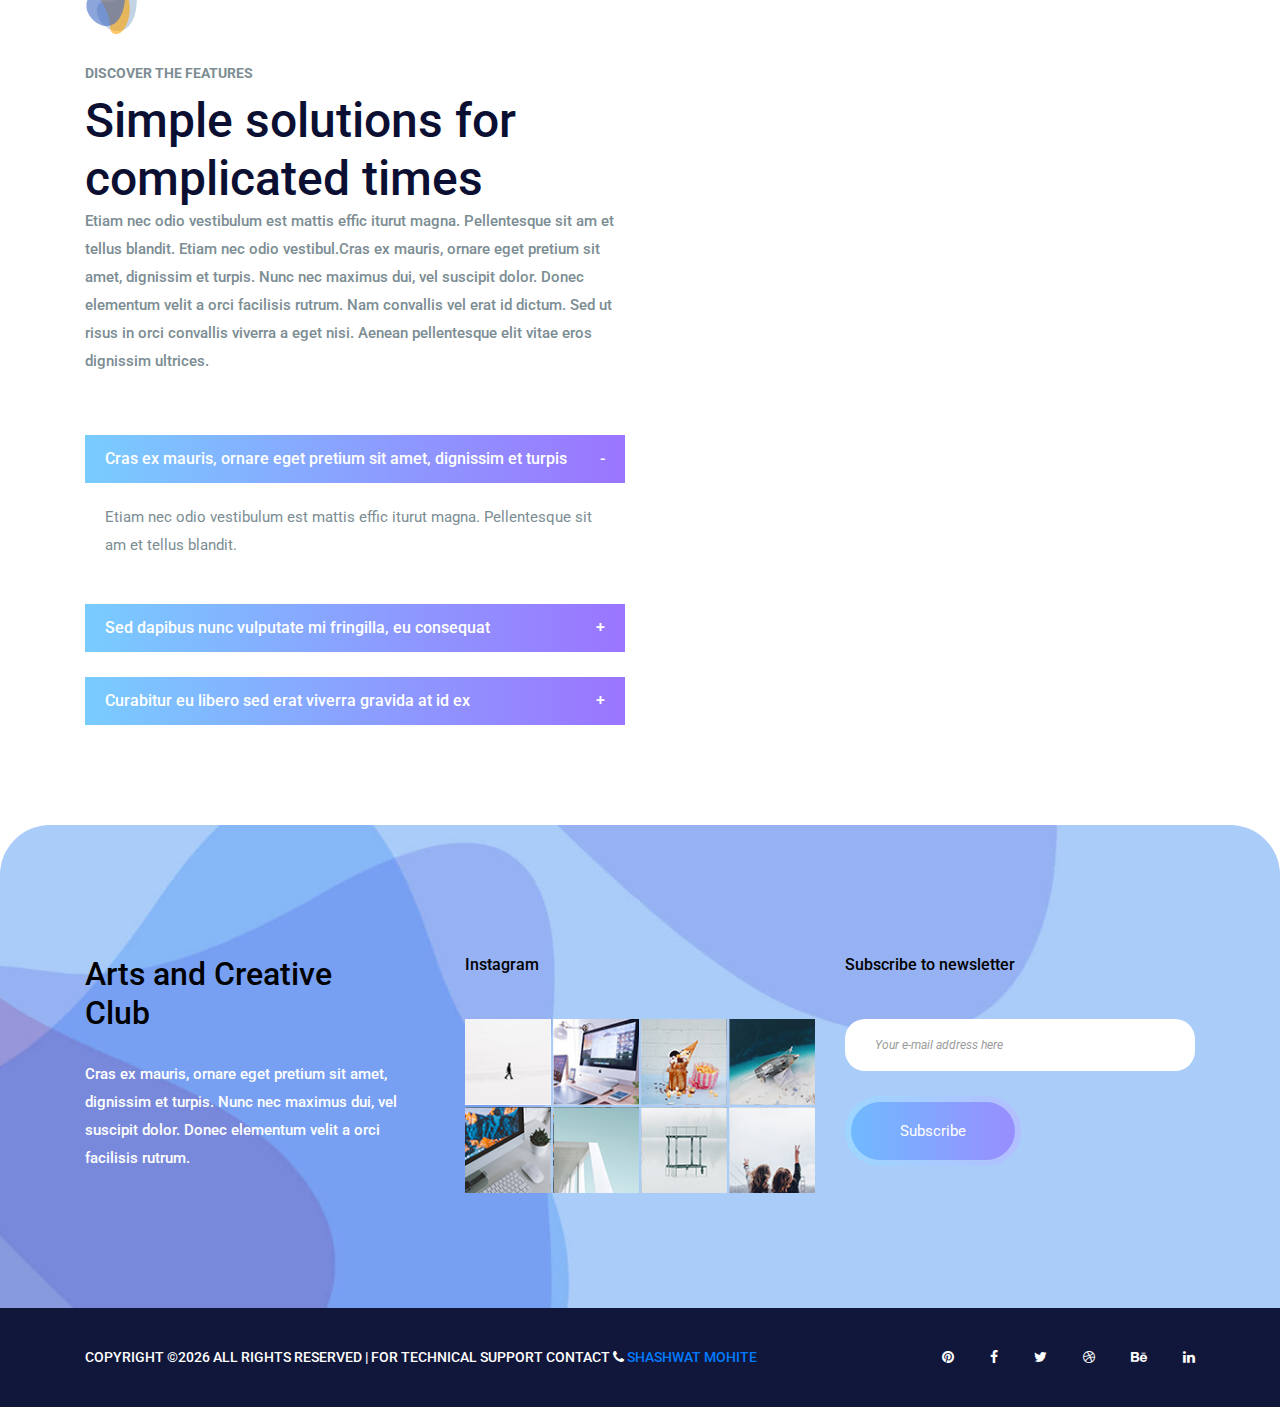
<file: service.html>
<!DOCTYPE html>
<html lang="en">
    <head>
        <meta charset="utf-8">
        <!-- <meta http-equiv="X-UA-Compatible" content="IE=edge"> -->
        <meta name='viewport' content='width=device-width, initial-scale=1.0, maximum-scale=1.0, user-scalable=0'>
        <link rel="icon" href="img/fav-icon.png" type="image/x-icon" />
        <title>Arts and Creativity Club</title>
        <link href="css/font-awesome.min.css" rel="stylesheet">
        <link href="css/bootstrap.min.css" rel="stylesheet">
        <link href="vendors/revolution/css/settings.css" rel="stylesheet">
        <link href="vendors/revolution/css/layers.css" rel="stylesheet">
        <link href="vendors/revolution/css/navigation.css" rel="stylesheet">
        <link href="vendors/owl-carousel/owl.carousel.min.css" rel="stylesheet">
        <link href="vendors/magnify-popup/magnific-popup.css" rel="stylesheet">  
        <link href="css/style.css" rel="stylesheet">
        <link href="css/responsive.css" rel="stylesheet">
    </head>
    <body>
        
        <!--================Header Menu Area =================-->
        <header class="main_menu_area">
            <nav class="navbar navbar-expand-lg navbar-light bg-light">
                <a class="navbar-brand" href="#" style="font-size: 25px;"><img src="img/logo.png" style="height: 38px;" alt=""></a>
                <button class="navbar-toggler" type="button" data-toggle="collapse" data-target="#navbarSupportedContent" aria-controls="navbarSupportedContent" aria-expanded="false" aria-label="Toggle navigation">
                    <span></span>
                    <span></span>
                    <span></span>
                </button>

                <div class="collapse navbar-collapse" id="navbarSupportedContent">
                    <ul class="navbar-nav">
                        <li class="nav-item active"><a class="nav-link" href="index.html">Home</a></li>
                        <li class="nav-item"><a class="nav-link" href="about-us.html">About Us</a></li>
                        <li class="nav-item"><a class="nav-link" href="service.html">Services</a></li>
                        <li class="nav-item dropdown submenu">
                            <a class="nav-link dropdown-toggle" href="#" id="navbarDropdown" role="button" data-toggle="dropdown" aria-haspopup="true" aria-expanded="false">
                            Gallery
                            </a>
                            <ul class="dropdown-menu" aria-labelledby="navbarDropdown">
                                <li class="nav-item"><a class="nav-link" href="portfolio.html">Evnts Gallery</a></li>
                                <li class="nav-item"><a class="nav-link" href="portfolio.html">Art Gallery</a></li>
                            </ul>
                        </li>
                        <li class="nav-item"><a class="nav-link" href="blog.html">Blog</a></li>
                        <li class="nav-item"><a class="nav-link" href="contact.html">Contact</a></li>
                    </ul>
                </div>
            </nav>
        </header>
        <!--================End Header Menu Area =================-->
        
        <!--================Banner Area =================-->
        <section class="banner_area">
            <div class="container">
                <div class="banner_inner_text">
                    <h2>Services</h2>
                    <p>See what we do best</p>
                </div>
            </div>
        </section>
        <!--================End Banner Area =================-->
        
        <!--================End Banner Area =================-->
        <section class="service_feature">
            <div class="container">
                <div class="row feature_inner">
                    <div class="col-lg-4 col-sm-6">
                        <div class="feature_item">
                            <div class="f_icon">
                                <img src="img/icon/f-icon-1.png" alt="">
                            </div>
                            <h4>COMPETITIONS</h4>
                            <p>Our club organises a multitude of different competitions, throughout the academic year, which are open to all and any student can participate. Students that participate in these competitions are exposed to new ideas and get to witness some amazing artworks</p>
                            <a class="more_btn" href="#">Read More</a>
                        </div>
                    </div>
                    <div class="col-lg-4 col-sm-6">
                        <div class="feature_item">
                            <div class="f_icon">
                                <img src="img/icon/f-icon-2.png" alt="">
                            </div>
                            <h4>WORKSHOPS</h4>
                            <p>A myriad of workshops are held throughout the year, covering various art forms, which help the students to learn something useful that increases his/her skillset. A student from any department or course can attend these workshops and gain a valuable understanding of the art form.</p>
                            <a class="more_btn" href="#">Read More</a>
                        </div>
                    </div>
                    <div class="col-lg-4 col-sm-6">
                        <div class="feature_item">
                            <div class="f_icon">
                                <img src="img/icon/f-icon-3.png" alt="">
                            </div>
                            <h4>EVENTS</h4>
                            <p>Our club covers a plethora of events that are organised at the University. These events witness some excellent and creative decorations that make them even more alluring and resplendent. </p>
                            <a class="more_btn" href="#">Read More</a>
                        </div>
                    </div>
                </div>
            </div>
        </section>
        <!--================End Banner Area =================-->
        
        <!--================Circle Chart Area =================-->
        <section class="circle_chart_area">
            <div class="container">
                <div class="row">
                    <div class="col-lg-3 col-sm-6">
                        <div class="circle_progress circular style-polygon" data-percentage="90" data-thickness="3" data-reverse="true" data-empty-fill="transparent" data-start-color="#987dff" data-end-color="#7acaff">
                            <div class="circle_progress_inner">
                                <strong></strong>
                                <span class="percentage"></span>
                                <h4>Hard work</h4>
                            </div> 
                        </div>
                    </div>
                    <div class="col-lg-3 col-sm-6">
                        <div class="circle_progress circular style-polygon" data-percentage="85" data-thickness="3" data-reverse="true" data-empty-fill="transparent" data-start-color="#987dff" data-end-color="#7acaff">
                            <div class="circle_progress_inner">
                                <strong></strong>
                                <span class="percentage"></span>
                                <h4>Creativity</h4>
                            </div> 
                        </div>
                    </div>
                    <div class="col-lg-3 col-sm-6">
                        <div class="circle_progress circular style-polygon" data-percentage="100" data-thickness="3" data-reverse="true" data-empty-fill="transparent" data-start-color="#987dff" data-end-color="#7acaff">
                            <div class="circle_progress_inner">
                                <strong></strong>
                                <span class="percentage"></span>
                                <h4>Team work</h4>
                            </div> 
                        </div>
                    </div>
                    <div class="col-lg-3 col-sm-6">
                        <div class="circle_progress circular style-polygon" data-percentage="95" data-thickness="3" data-reverse="true" data-empty-fill="transparent" data-start-color="#987dff" data-end-color="#7acaff">
                            <div class="circle_progress_inner">
                                <strong></strong>
                                <span class="percentage"></span>
                                <h4>Development</h4>
                            </div> 
                        </div>
                    </div>
                </div>
            </div>
        </section>
        <!--================End Circle Chart Area =================-->
        
        <!--================Service Solution Area =================-->
        <section class="service_solution_area p_100">
            <div class="container">
                <div class="row s_solution_inner">
                    <div class="col-lg-6">
                        <div class="s_solution_item">
                            <div class="l_title">
                                <img src="img/icon/title-icon.png" alt="">
                                <h6>Discover the features</h6>
                                <h2>Simple solutions for complicated times</h2>
                            </div>
                            <p>Etiam nec odio vestibulum est mattis effic iturut magna. Pellentesque sit am et tellus blandit. Etiam nec odio vestibul.Cras ex mauris, ornare eget pretium sit amet, dignissim et turpis. Nunc nec maximus dui, vel suscipit dolor. Donec elementum velit a orci facilisis rutrum. Nam convallis vel erat id dictum. Sed ut risus in orci convallis viverra a eget nisi. Aenean pellentesque elit vitae eros dignissim ultrices. </p>
                            <div id="accordion" role="tablist" class="solution_collaps">
                                <div class="card">
                                    <div class="card-header" role="tab" id="headingOne">
                                        <h5 class="mb-0">
                                            <a data-toggle="collapse" href="#collapseOne" aria-expanded="true" aria-controls="collapseOne">
                                            Cras ex mauris, ornare eget pretium sit amet, dignissim et turpis
                                            <i class="minus">-</i>
                                            <i class="plus">+</i>
                                            </a>
                                        </h5>
                                    </div>

                                    <div id="collapseOne" class="collapse show" role="tabpanel" aria-labelledby="headingOne" data-parent="#accordion">
                                        <div class="card-body">
                                            <p>Etiam nec odio vestibulum est mattis effic iturut magna. Pellentesque sit am et tellus blandit. </p>
                                        </div>
                                    </div>
                                </div>
                                <div class="card">
                                    <div class="card-header" role="tab" id="headingTwo">
                                        <h5 class="mb-0">
                                            <a class="collapsed" data-toggle="collapse" href="#collapseTwo" aria-expanded="false" aria-controls="collapseTwo">
                                            Sed dapibus nunc vulputate mi fringilla, eu consequat
                                            <i class="minus">-</i>
                                            <i class="plus">+</i>
                                            </a>
                                        </h5>
                                    </div>
                                    <div id="collapseTwo" class="collapse" role="tabpanel" aria-labelledby="headingTwo" data-parent="#accordion">
                                        <div class="card-body">
                                            <p>Etiam nec odio vestibulum est mattis effic iturut magna. Pellentesque sit am et tellus blandit. </p>
                                        </div>
                                    </div>
                                </div>
                                <div class="card">
                                    <div class="card-header" role="tab" id="headingThree">
                                        <h5 class="mb-0">
                                            <a class="collapsed" data-toggle="collapse" href="#collapseThree" aria-expanded="false" aria-controls="collapseThree">
                                            Curabitur eu libero sed erat viverra gravida at id ex
                                            <i class="minus">-</i>
                                            <i class="plus">+</i>
                                            </a>
                                        </h5>
                                    </div>
                                    <div id="collapseThree" class="collapse" role="tabpanel" aria-labelledby="headingThree" data-parent="#accordion">
                                        <div class="card-body">
                                            <p>Etiam nec odio vestibulum est mattis effic iturut magna. Pellentesque sit am et tellus blandit. </p>
                                        </div>
                                    </div>
                                </div>
                            </div>
                        </div>
                    </div>
                </div>
            </div>
        </section>
        <!--================End Service Solution Area =================-->
        
        <!--================Footer Area =================-->
        <footer class="footr_area">
            <div class="footer_widget_area" style="border-top-left-radius: 50px;
            border-top-right-radius: 50px;">
                <div class="container">
                    <div class="row footer_widget_inner">
                        <div class="col-lg-4 col-sm-6">
                            <aside class="f_widget f_about_widget">
                                <h2 style="color: black;">Arts and Creative Club</h2>
                                <br>
                                <p>Cras ex mauris, ornare eget pretium sit amet, dignissim et turpis. Nunc nec maximus dui, vel suscipit dolor. Donec elementum velit a orci facilisis rutrum.</p>
                            </aside>
                        </div>
                        <div class="col-lg-4 col-sm-6">
                            <aside class="f_widget f_insta_widget">
                                <div class="f_title">
                                    <h3 style="color: black;">Instagram</h3>
                                </div>
                                <ul>
                                    <li><a href="#"><img src="img/instagram/ins-1.jpg" alt=""></a></li>
                                    <li><a href="#"><img src="img/instagram/ins-2.jpg" alt=""></a></li>
                                    <li><a href="#"><img src="img/instagram/ins-3.jpg" alt=""></a></li>
                                    <li><a href="#"><img src="img/instagram/ins-4.jpg" alt=""></a></li>
                                    <li><a href="#"><img src="img/instagram/ins-5.jpg" alt=""></a></li>
                                    <li><a href="#"><img src="img/instagram/ins-6.jpg" alt=""></a></li>
                                    <li><a href="#"><img src="img/instagram/ins-7.jpg" alt=""></a></li>
                                    <li><a href="#"><img src="img/instagram/ins-8.jpg" alt=""></a></li>
                                </ul>
                            </aside>
                        </div>
                        <div class="col-lg-4 col-sm-6">
                            <aside class="f_widget f_subs_widget">
                                <div class="f_title">
                                    <h3 style="color: black;">Subscribe to newsletter</h3>
                                </div>
                                <div class="input-group">
                                    <input type="text" class="form-control" placeholder="Your e-mail address here" aria-label="Your e-mail address here" style="border-radius: 20px;">
                                    <span class="input-group-btn">
                                        <button class="btn btn-secondary submit_btn" type="button">Subscribe</button>
                                    </span>
                                </div>
                            </aside>
                        </div>
                    </div>
                </div>
            </div>
            <div class="footer_copyright">
                <div class="container">
                    <div class="float-sm-left">
                        <h5><!-- Link back to Colorlib can't be removed. Template is licensed under CC BY 3.0. -->
Copyright &copy;<script>document.write(new Date().getFullYear());</script> All rights reserved | For Technical support contact <i class="fa fa-phone" aria-hidden="true"></i><a href="https://colorlib.com" target="_blank"> Shashwat Mohite</a>
<!-- Link back to Colorlib can't be removed. Template is licensed under CC BY 3.0. --></h5>
                    </div>
                    <div class="float-sm-right">
                        <ul>
                            <li><a href="#"><i class="fa fa-pinterest"></i></a></li>
                            <li><a href="#"><i class="fa fa-facebook"></i></a></li>
                            <li><a href="#"><i class="fa fa-twitter"></i></a></li>
                            <li><a href="#"><i class="fa fa-dribbble"></i></a></li>
                            <li><a href="#"><i class="fa fa-behance"></i></a></li>
                            <li><a href="#"><i class="fa fa-linkedin"></i></a></li>
                        </ul>
                    </div>
                </div>
            </div>
        </footer>
        <!--================End Footer Area =================-->
        
        
        
        
        <!-- jQuery (necessary for Bootstrap's JavaScript plugins) -->
        <script src="js/jquery-3.2.1.min.js"></script>
        <!-- Include all compiled plugins (below), or include individual files as needed -->
        <script src="js/popper.min.js"></script>
        <script src="js/bootstrap.min.js"></script>
        <!-- Rev slider js -->
        <script src="vendors/revolution/js/jquery.themepunch.tools.min.js"></script>
        <script src="vendors/revolution/js/jquery.themepunch.revolution.min.js"></script>
        <script src="vendors/revolution/js/extensions/revolution.extension.actions.min.js"></script>
        <script src="vendors/revolution/js/extensions/revolution.extension.video.min.js"></script>
        <script src="vendors/revolution/js/extensions/revolution.extension.slideanims.min.js"></script>
        <script src="vendors/revolution/js/extensions/revolution.extension.layeranimation.min.js"></script>
        <script src="vendors/revolution/js/extensions/revolution.extension.navigation.min.js"></script>
        <script src="vendors/revolution/js/extensions/revolution.extension.slideanims.min.js"></script>
        <!-- Extra plugin css -->
        <script src="vendors/counterup/jquery.waypoints.min.js"></script>
        <script src="vendors/counterup/jquery.counterup.min.js"></script> 
        <script src="vendors/counterup/apear.js"></script>
        <script src="vendors/counterup/countto.js"></script>
        <script src="vendors/owl-carousel/owl.carousel.min.js"></script>
        <script src="vendors/magnify-popup/jquery.magnific-popup.min.js"></script>
        <script src="js/smoothscroll.js"></script>
        <script src="vendors/circle-bar/circle-progress.min.js"></script>
        <script src="vendors/circle-bar/plugins.js"></script>
        
        <script src="js/circle-active.js"></script>
        <script src="js/theme.js"></script>
    </body>
</html>
</file>
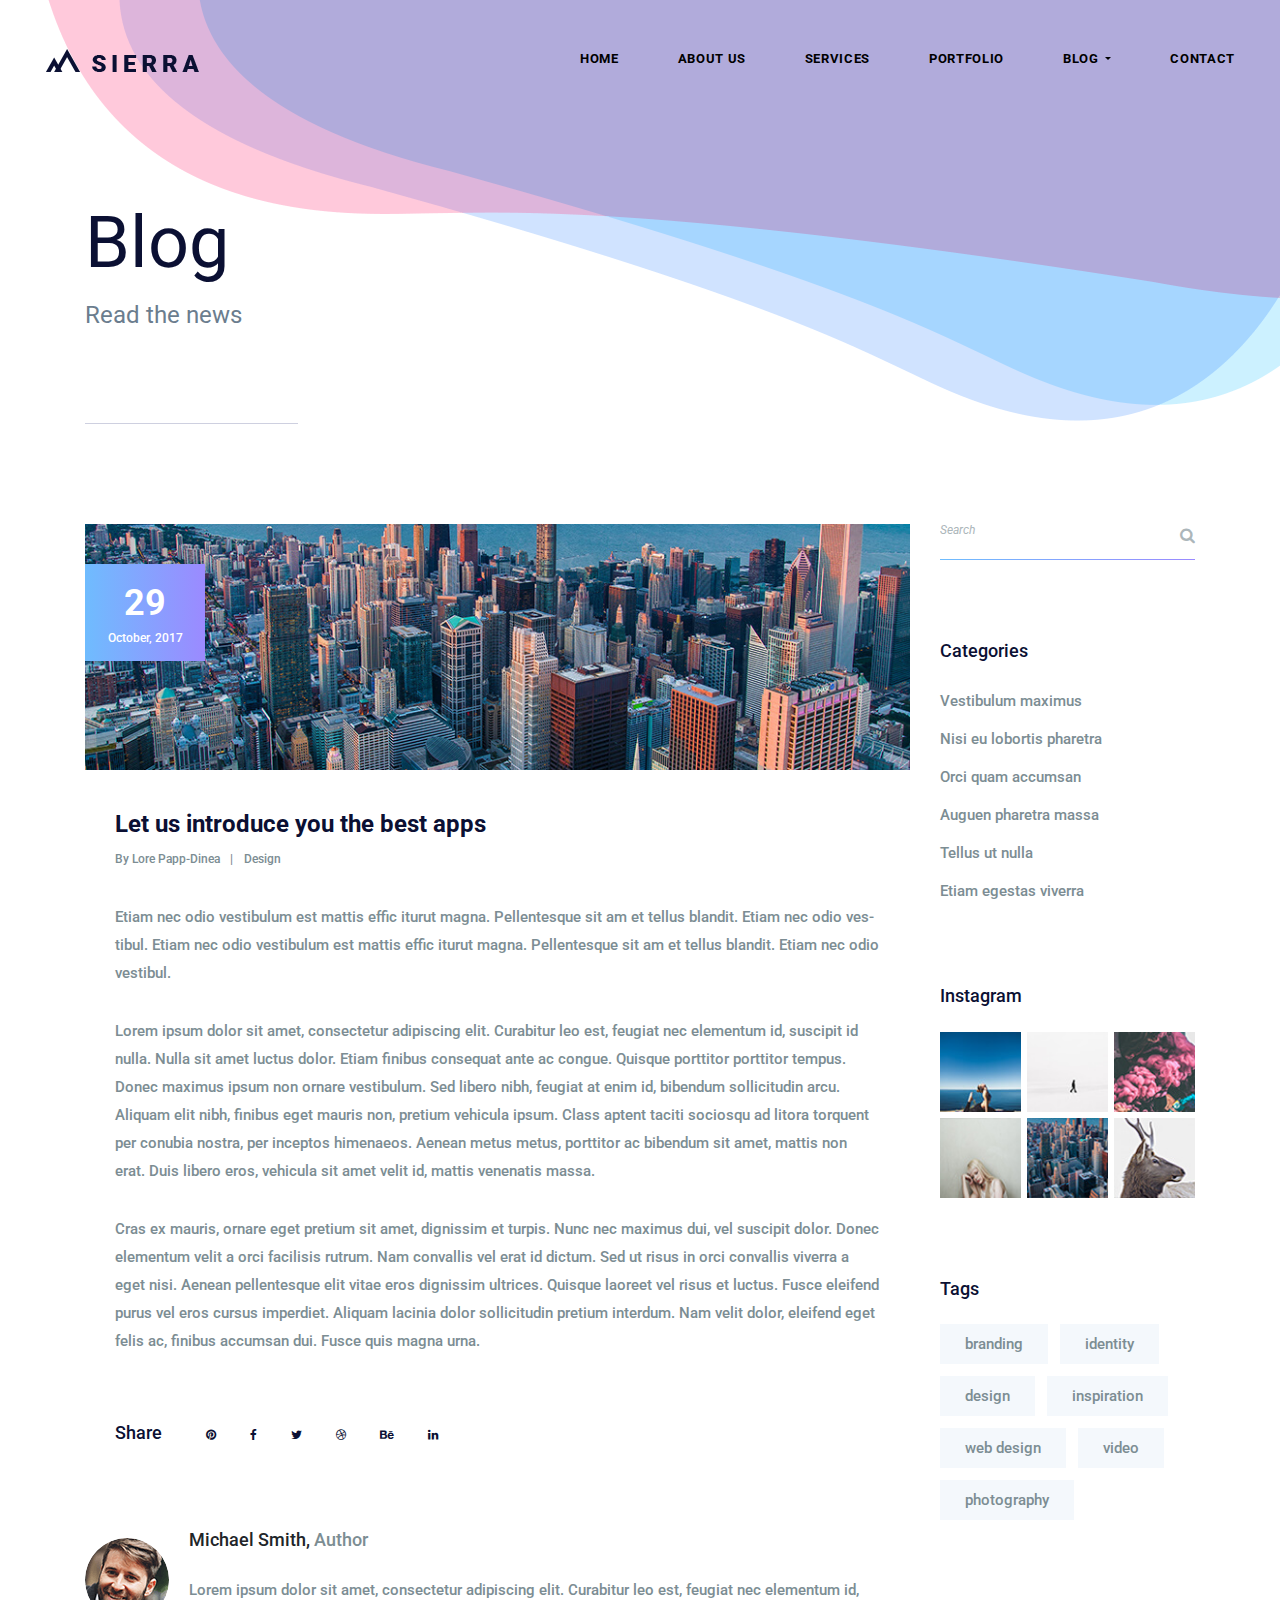
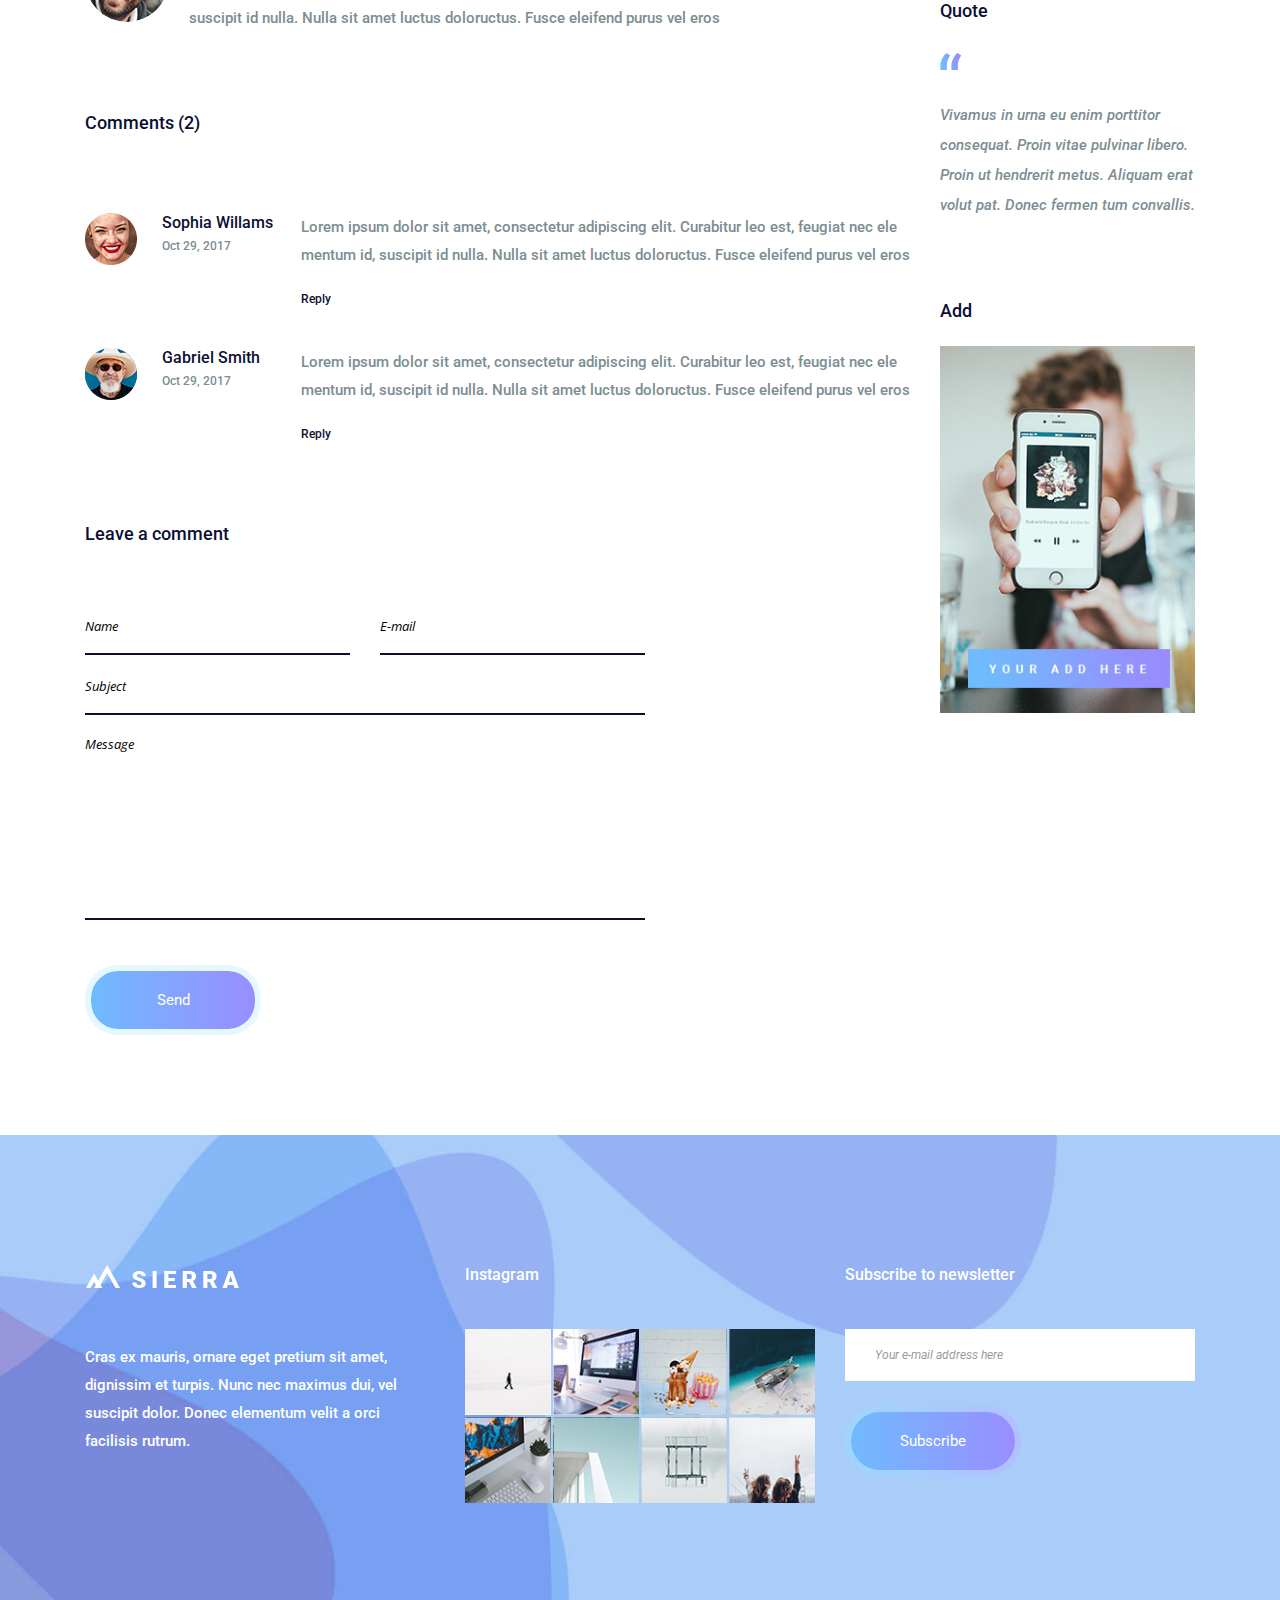
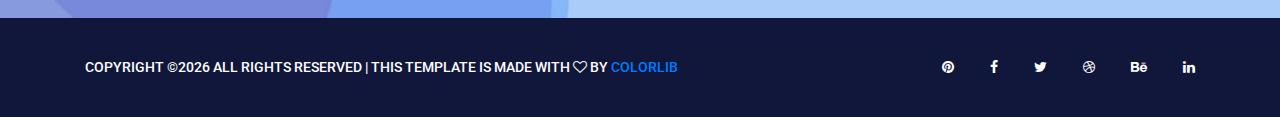
<file: single-blog.html>
<!DOCTYPE html>
<html lang="en">
    <head>
        <meta charset="utf-8">
        <meta http-equiv="X-UA-Compatible" content="IE=edge">
        <meta name="viewport" content="width=device-width, initial-scale=1">
        
        <link rel="icon" href="img/fav-icon.png" type="image/x-icon" />
        <!-- The above 3 meta tags *must* come first in the head; any other head content must come *after* these tags -->
        <title>Sierra</title>

        <!-- Icon css link -->
        <link href="css/font-awesome.min.css" rel="stylesheet">
        <!-- Bootstrap -->
        <link href="css/bootstrap.min.css" rel="stylesheet">
        
        <!-- Rev slider css -->
        <link href="vendors/revolution/css/settings.css" rel="stylesheet">
        <link href="vendors/revolution/css/layers.css" rel="stylesheet">
        <link href="vendors/revolution/css/navigation.css" rel="stylesheet">
        
        <!-- Extra plugin css -->
        <link href="vendors/owl-carousel/owl.carousel.min.css" rel="stylesheet">
        <link href="vendors/magnify-popup/magnific-popup.css" rel="stylesheet">
        
        
        <link href="css/style.css" rel="stylesheet">
        <link href="css/responsive.css" rel="stylesheet">

        <!-- HTML5 shim and Respond.js for IE8 support of HTML5 elements and media queries -->
        <!-- WARNING: Respond.js doesn't work if you view the page via file:// -->
        <!--[if lt IE 9]>
        <script src="https://oss.maxcdn.com/html5shiv/3.7.3/html5shiv.min.js"></script>
        <script src="https://oss.maxcdn.com/respond/1.4.2/respond.min.js"></script>
        <![endif]-->
    </head>
    <body>
        
        <!--================Header Menu Area =================-->
        <header class="main_menu_area">
            <nav class="navbar navbar-expand-lg navbar-light bg-light">
                <a class="navbar-brand" href="#"><img src="img/logo.png" alt=""></a>
                <button class="navbar-toggler" type="button" data-toggle="collapse" data-target="#navbarSupportedContent" aria-controls="navbarSupportedContent" aria-expanded="false" aria-label="Toggle navigation">
                    <span></span>
                    <span></span>
                    <span></span>
                </button>

                <div class="collapse navbar-collapse" id="navbarSupportedContent">
                    <ul class="navbar-nav">
                        <li class="nav-item"><a class="nav-link" href="index.html">Home</a></li>
                        <li class="nav-item"><a class="nav-link" href="about-us.html">About Us</a></li>
                        <li class="nav-item"><a class="nav-link" href="service.html">Services</a></li>
                        <li class="nav-item"><a class="nav-link" href="portfolio.html">Portfolio</a></li>
                        <li class="nav-item dropdown submenu active">
                            <a class="nav-link dropdown-toggle" href="#" id="navbarDropdown" role="button" data-toggle="dropdown" aria-haspopup="true" aria-expanded="false">
                            Blog
                            </a>
                            <ul class="dropdown-menu" aria-labelledby="navbarDropdown">
                                <li class="nav-item"><a class="nav-link" href="blog.html">Blog</a></li>
                                <li class="nav-item"><a class="nav-link" href="single-blog.html">Blog Details</a></li>
                                <li class="nav-item"><a class="nav-link" href="elements.html">Elements</a></li>
                            </ul>
                        </li>
                        <li class="nav-item"><a class="nav-link" href="contact.html">Contact</a></li>
                    </ul>
                </div>
            </nav>
        </header>
        <!--================End Header Menu Area =================-->
        
        <!--================Banner Area =================-->
        <section class="banner_area">
            <div class="container">
                <div class="banner_inner_text">
                    <h2>Blog</h2>
                    <p>Read the news</p>
                </div>
            </div>
        </section>
        <!--================End Banner Area =================-->
        
        <!--================Blog Main Area =================-->
        <section class="blog_main_area p_100">
            <div class="container">
                <div class="row">
                    <div class="col-lg-9">
                        <div class="single_blog_inner">
                            <div class="s_blog_main">
                                <div class="blog_img">
                                    <img class="img-fluid" src="img/blog/blog-1.jpg" alt="">
                                    <div class="blog_date">
                                        <h4>29</h4>
                                        <h5>October, 2017</h5>
                                    </div>
                                </div>
                                <div class="blog_text">
                                    <a href="#"><h4>Let us introduce you the best apps</h4></a>
                                    <div class="blog_author">
                                        <a href="#">By Lore Papp-Dinea</a>
                                        <a href="#">Design</a>
                                    </div>
                                    <p>Etiam nec odio vestibulum est mattis effic iturut magna. Pellentesque sit am et tellus blandit. Etiam nec odio ves-tibul. Etiam nec odio vestibulum est mattis effic iturut magna. Pellentesque sit am et tellus blandit. Etiam nec odio vestibul. </p>
                                    <p> Lorem ipsum dolor sit amet, consectetur adipiscing elit. Curabitur leo est, feugiat nec elementum id, suscipit id nulla. Nulla sit amet luctus dolor. Etiam finibus consequat ante ac congue. Quisque porttitor porttitor tempus. Donec maximus ipsum non ornare vestibulum. Sed libero nibh, feugiat at enim id, bibendum sollicitudin arcu. Aliquam elit nibh, finibus eget mauris non, pretium vehicula ipsum. Class aptent taciti sociosqu ad litora torquent per conubia nostra, per inceptos himenaeos. Aenean metus metus, porttitor ac bibendum sit amet, mattis non erat. Duis libero eros, vehicula sit amet velit id, mattis venenatis massa.</p>
                                    <p>Cras ex mauris, ornare eget pretium sit amet, dignissim et turpis. Nunc nec maximus dui, vel suscipit dolor. Donec elementum velit a orci facilisis rutrum. Nam convallis vel erat id dictum. Sed ut risus in orci convallis viverra a eget nisi. Aenean pellentesque elit vitae eros dignissim ultrices. Quisque laoreet vel risus et luctus. Fusce eleifend purus vel eros cursus imperdiet. Aliquam lacinia dolor sollicitudin pretium interdum. Nam velit dolor, eleifend eget felis ac, finibus accumsan dui. Fusce quis magna urna. </p>
                                </div>
                            </div>
                            <div class="s_blog_social">
                                <h3>Share</h3>
                                <ul>
                                    <li><a href="#"><i class="fa fa-pinterest" aria-hidden="true"></i></a></li>
                                    <li><a href="#"><i class="fa fa-facebook" aria-hidden="true"></i></a></li>
                                    <li><a href="#"><i class="fa fa-twitter" aria-hidden="true"></i></a></li>
                                    <li><a href="#"><i class="fa fa-dribbble" aria-hidden="true"></i></a></li>
                                    <li><a href="#"><i class="fa fa-behance" aria-hidden="true"></i></a></li>
                                    <li><a href="#"><i class="fa fa-linkedin" aria-hidden="true"></i></a></li>
                                </ul>
                            </div>
                            <div class="blog_author">
                                <div class="media">
                                    <div class="d-flex">
                                        <img class="rounded-circle" src="img/blog/blog-author.png" alt="">
                                    </div>
                                    <div class="media-body">
                                        <h4>Michael Smith, <span>Author</span></h4>
                                        <p> Lorem ipsum dolor sit amet, consectetur adipiscing elit. Curabitur leo est, feugiat nec elementum id, suscipit id nulla. Nulla sit amet luctus doloructus. Fusce eleifend purus vel eros </p>
                                    </div>
                                </div>
                            </div>
                            <div class="blog_comment">
                                <h3>Comments (2)</h3>
                                <div class="media">
                                    <img src="img/comment/comment-1.png" alt="">
                                    <div class="d-flex">
                                        <h4>Sophia Willams</h4>
                                        <h5>Oct 29, 2017</h5>
                                    </div>
                                    <div class="media-body">
                                        <p>Lorem ipsum dolor sit amet, consectetur adipiscing elit. Curabitur leo est, feugiat nec ele mentum id, suscipit id nulla. Nulla sit amet luctus doloructus. Fusce eleifend purus vel eros</p>
                                        <a href="#">Reply</a>
                                    </div>
                                </div>
                                <div class="media">
                                    <img src="img/comment/comment-2.png" alt="">
                                    <div class="d-flex">
                                        <h4>Gabriel Smith</h4>
                                        <h5>Oct 29, 2017</h5>
                                    </div>
                                    <div class="media-body">
                                        <p>Lorem ipsum dolor sit amet, consectetur adipiscing elit. Curabitur leo est, feugiat nec ele mentum id, suscipit id nulla. Nulla sit amet luctus doloructus. Fusce eleifend purus vel eros</p>
                                        <a href="#">Reply</a>
                                    </div>
                                </div>
                            </div>
                            <div class="blog_comment_form">
                                <h3>Leave a comment</h3>
                                <form class="row contact_us_form" action="contact_process.php" method="post" id="contactForm" novalidate="novalidate">
                                    <div class="form-group col-sm-6">
                                        <input type="text" class="form-control" id="name" name="name" placeholder="Name">
                                    </div>
                                    <div class="form-group col-sm-6">
                                        <input type="email" class="form-control" id="email" name="email" placeholder="E-mail">
                                    </div>
                                    <div class="form-group col-sm-12">
                                        <input type="text" class="form-control" id="subject" name="subject" placeholder="Subject">
                                    </div>
                                    <div class="form-group col-sm-12">
                                        <textarea class="form-control" name="message" id="message" rows="1" placeholder="Message"></textarea>
                                    </div>
                                    <div class="form-group col-sm-12">
                                        <button type="submit" value="submit" class="btn submit_btn form-control">Send</button>
                                    </div>
                                </form>
                            </div>
                        </div>
                    </div>
                    <div class="col-lg-3">
                        <div class="blog_right_sidebar">
                            <aside class="r_widget search_widget">
                                <div class="input-group">
                                    <input type="text" class="form-control" placeholder="Search" aria-label="Search">
                                    <span class="input-group-btn">
                                        <button class="btn btn-secondary" type="button"><i class="fa fa-search"></i></button>
                                    </span>
                                </div>
                            </aside>
                            <aside class="r_widget categories_widget">
                                <div class="r_w_title">
                                    <h3>Categories</h3>
                                </div>
                                <ul>
                                    <li><a href="#">Vestibulum maximus</a></li>
                                    <li><a href="#">Nisi eu lobortis pharetra</a></li>
                                    <li><a href="#">Orci quam accumsan</a></li>
                                    <li><a href="#">Auguen pharetra massa</a></li>
                                    <li><a href="#">Tellus ut nulla</a></li>
                                    <li><a href="#"> Etiam egestas viverra </a></li>
                                </ul>
                            </aside>
                            <aside class="r_widget insta_widget">
                                <div class="r_w_title">
                                    <h3>Instagram</h3>
                                </div>
                                <ul>
                                    <li><a href="https://www.instagram.com/?hl=en">
                                        <img class="img-fluid" src="img/instagram/right-instagram/r-in-1.jpg" alt="">
                                    </a></li>
                                    <li><a href="https://www.instagram.com/?hl=en">
                                        <img class="img-fluid" src="img/instagram/right-instagram/r-in-2.jpg" alt="">
                                    </a></li>
                                    <li><a href="https://www.instagram.com/?hl=en">
                                        <img class="img-fluid" src="img/instagram/right-instagram/r-in-3.jpg" alt="">
                                    </a></li>
                                    <li><a href="https://www.instagram.com/?hl=en">
                                        <img class="img-fluid" src="img/instagram/right-instagram/r-in-4.jpg" alt="">
                                    </a></li>
                                    <li><a href="https://www.instagram.com/?hl=en">
                                        <img class="img-fluid" src="img/instagram/right-instagram/r-in-5.jpg" alt="">
                                    </a></li>
                                    <li><a href="https://www.instagram.com/?hl=en">
                                        <img class="img-fluid" src="img/instagram/right-instagram/r-in-6.jpg" alt="">
                                    </a></li>
                                </ul>
                            </aside>
                            <aside class="r_widget tag_widget">
                                <div class="r_w_title">
                                    <h3>Tags</h3>
                                </div>
                                <ul>
                                    <li><a href="#">branding</a></li>
                                    <li><a href="#">identity</a></li>
                                    <li><a href="#">design</a></li>
                                    <li><a href="#">inspiration</a></li>
                                    <li><a href="#">web design</a></li>
                                    <li><a href="#">video</a></li>
                                    <li><a href="#">photography</a></li>
                                </ul>
                            </aside>
                            <aside class="r_widget quote_widget">
                                <div class="r_w_title">
                                    <h3>Quote</h3>
                                </div>
                                <img src="img/icon/quote-icon.png" alt="">
                                <p>Vivamus in urna eu enim porttitor consequat. Proin vitae pulvinar libero. Proin ut hendrerit metus. Aliquam erat volut pat. Donec fermen tum convallis.</p>
                            </aside>
                            <aside class="r_widget add_widget">
                                <div class="r_w_title">
                                    <h3>Add</h3>
                                </div>
                                <img class="img-fluid" src="img/add.jpg" alt="">
                            </aside>
                        </div>
                    </div>
                </div>
            </div>
        </section>
        <!--================End Blog Main Area =================-->
        
        <!--================Footer Area =================-->
        <footer class="footr_area">
            <div class="footer_widget_area">
                <div class="container">
                    <div class="row footer_widget_inner">
                        <div class="col-lg-4 col-sm-6">
                            <aside class="f_widget f_about_widget">
                                <img src="img/footer-logo.png" alt="">
                                <p>Cras ex mauris, ornare eget pretium sit amet, dignissim et turpis. Nunc nec maximus dui, vel suscipit dolor. Donec elementum velit a orci facilisis rutrum.</p>
                            </aside>
                        </div>
                        <div class="col-lg-4 col-sm-6">
                            <aside class="f_widget f_insta_widget">
                                <div class="f_title">
                                    <h3>Instagram</h3>
                                </div>
                                <ul>
                                    <li><a href="#"><img src="img/instagram/ins-1.jpg" alt=""></a></li>
                                    <li><a href="#"><img src="img/instagram/ins-2.jpg" alt=""></a></li>
                                    <li><a href="#"><img src="img/instagram/ins-3.jpg" alt=""></a></li>
                                    <li><a href="#"><img src="img/instagram/ins-4.jpg" alt=""></a></li>
                                    <li><a href="#"><img src="img/instagram/ins-5.jpg" alt=""></a></li>
                                    <li><a href="#"><img src="img/instagram/ins-6.jpg" alt=""></a></li>
                                    <li><a href="#"><img src="img/instagram/ins-7.jpg" alt=""></a></li>
                                    <li><a href="#"><img src="img/instagram/ins-8.jpg" alt=""></a></li>
                                </ul>
                            </aside>
                        </div>
                        <div class="col-lg-4 col-sm-6">
                            <aside class="f_widget f_subs_widget">
                                <div class="f_title">
                                    <h3>Subscribe to newsletter</h3>
                                </div>
                                <div class="input-group">
                                    <input type="text" class="form-control" placeholder="Your e-mail address here" aria-label="Your e-mail address here">
                                    <span class="input-group-btn">
                                        <button class="btn btn-secondary submit_btn" type="button">Subscribe</button>
                                    </span>
                                </div>
                            </aside>
                        </div>
                    </div>
                </div>
            </div>
            <div class="footer_copyright">
                <div class="container">
                    <div class="float-sm-left">
                        <h5><!-- Link back to Colorlib can't be removed. Template is licensed under CC BY 3.0. -->
Copyright &copy;<script>document.write(new Date().getFullYear());</script> All rights reserved | This template is made with <i class="fa fa-heart-o" aria-hidden="true"></i> by <a href="https://colorlib.com" target="_blank">Colorlib</a>
<!-- Link back to Colorlib can't be removed. Template is licensed under CC BY 3.0. --></h5>
                    </div>
                    <div class="float-sm-right">
                        <ul>
                            <li><a href="#"><i class="fa fa-pinterest"></i></a></li>
                            <li><a href="#"><i class="fa fa-facebook"></i></a></li>
                            <li><a href="#"><i class="fa fa-twitter"></i></a></li>
                            <li><a href="#"><i class="fa fa-dribbble"></i></a></li>
                            <li><a href="#"><i class="fa fa-behance"></i></a></li>
                            <li><a href="#"><i class="fa fa-linkedin"></i></a></li>
                        </ul>
                    </div>
                </div>
            </div>
        </footer>
        <!--================End Footer Area =================-->
        
        
        
        
        <!-- jQuery (necessary for Bootstrap's JavaScript plugins) -->
        <script src="js/jquery-3.2.1.min.js"></script>
        <!-- Include all compiled plugins (below), or include individual files as needed -->
        <script src="js/popper.min.js"></script>
        <script src="js/bootstrap.min.js"></script>
        <!-- Rev slider js -->
        <script src="vendors/revolution/js/jquery.themepunch.tools.min.js"></script>
        <script src="vendors/revolution/js/jquery.themepunch.revolution.min.js"></script>
        <script src="vendors/revolution/js/extensions/revolution.extension.actions.min.js"></script>
        <script src="vendors/revolution/js/extensions/revolution.extension.video.min.js"></script>
        <script src="vendors/revolution/js/extensions/revolution.extension.slideanims.min.js"></script>
        <script src="vendors/revolution/js/extensions/revolution.extension.layeranimation.min.js"></script>
        <script src="vendors/revolution/js/extensions/revolution.extension.navigation.min.js"></script>
        <script src="vendors/revolution/js/extensions/revolution.extension.slideanims.min.js"></script>
        <!-- Extra plugin css -->
        <script src="vendors/counterup/jquery.waypoints.min.js"></script>
        <script src="vendors/counterup/jquery.counterup.min.js"></script> 
        <script src="vendors/counterup/apear.js"></script>
        <script src="vendors/counterup/countto.js"></script>
        <script src="vendors/owl-carousel/owl.carousel.min.js"></script>
        <script src="vendors/magnify-popup/jquery.magnific-popup.min.js"></script>
        <script src="js/smoothscroll.js"></script>
        <script src="vendors/circle-bar/circle-progress.min.js"></script>
        <script src="vendors/circle-bar/plugins.js"></script>
        <script src="vendors/isotope/imagesloaded.pkgd.min.js"></script>
        <script src="vendors/isotope/isotope.pkgd.min.js"></script>
        
        <script src="js/circle-active.js"></script>
        <script src="js/theme.js"></script>
    </body>
</html>
</file>
<file: vendors/revolution/css/settings.css>
/*-----------------------------------------------------------------------------

-	Revolution Slider 5.0 Default Style Settings -

Screen Stylesheet

version:   	5.3.1
date:      	07/12/15
author:		themepunch
email:     	info@themepunch.com
website:   	http://www.themepunch.com
-----------------------------------------------------------------------------*/

#debungcontrolls,.debugtimeline{width:100%;box-sizing:border-box}.rev_column,.rev_column .tp-parallax-wrap,.tp-svg-layer svg{vertical-align:top}#debungcontrolls{z-index:100000;position:fixed;bottom:0;height:auto;background:rgba(0,0,0,.6);padding:10px}.debugtimeline{height:10px;position:relative;margin-bottom:3px;display:none;white-space:nowrap}.debugtimeline:hover{height:15px}.the_timeline_tester{background:#e74c3c;position:absolute;top:0;left:0;height:100%;width:0}.debugtimeline.tl_slide .the_timeline_tester{background:#f39c12}.debugtimeline.tl_frame .the_timeline_tester{background:#3498db}.debugtimline_txt{color:#fff;font-weight:400;font-size:7px;position:absolute;left:10px;top:0;white-space:nowrap;line-height:10px}.rtl{direction:rtl}@font-face{font-family:revicons;src:url(../fonts/revicons/revicons.eot?5510888);src:url(../fonts/revicons/revicons.eot?5510888#iefix) format('embedded-opentype'),url(../fonts/revicons/revicons.woff?5510888) format('woff'),url(../fonts/revicons/revicons.ttf?5510888) format('truetype'),url(../fonts/revicons/revicons.svg?5510888#revicons) format('svg');font-weight:400;font-style:normal}[class*=" revicon-"]:before,[class^=revicon-]:before{font-family:revicons;font-style:normal;font-weight:400;speak:none;display:inline-block;text-decoration:inherit;width:1em;margin-right:.2em;text-align:center;font-variant:normal;text-transform:none;line-height:1em;margin-left:.2em}.revicon-search-1:before{content:'\e802'}.revicon-pencil-1:before{content:'\e831'}.revicon-picture-1:before{content:'\e803'}.revicon-cancel:before{content:'\e80a'}.revicon-info-circled:before{content:'\e80f'}.revicon-trash:before{content:'\e801'}.revicon-left-dir:before{content:'\e817'}.revicon-right-dir:before{content:'\e818'}.revicon-down-open:before{content:'\e83b'}.revicon-left-open:before{content:'\e819'}.revicon-right-open:before{content:'\e81a'}.revicon-angle-left:before{content:'\e820'}.revicon-angle-right:before{content:'\e81d'}.revicon-left-big:before{content:'\e81f'}.revicon-right-big:before{content:'\e81e'}.revicon-magic:before{content:'\e807'}.revicon-picture:before{content:'\e800'}.revicon-export:before{content:'\e80b'}.revicon-cog:before{content:'\e832'}.revicon-login:before{content:'\e833'}.revicon-logout:before{content:'\e834'}.revicon-video:before{content:'\e805'}.revicon-arrow-combo:before{content:'\e827'}.revicon-left-open-1:before{content:'\e82a'}.revicon-right-open-1:before{content:'\e82b'}.revicon-left-open-mini:before{content:'\e822'}.revicon-right-open-mini:before{content:'\e823'}.revicon-left-open-big:before{content:'\e824'}.revicon-right-open-big:before{content:'\e825'}.revicon-left:before{content:'\e836'}.revicon-right:before{content:'\e826'}.revicon-ccw:before{content:'\e808'}.revicon-arrows-ccw:before{content:'\e806'}.revicon-palette:before{content:'\e829'}.revicon-list-add:before{content:'\e80c'}.revicon-doc:before{content:'\e809'}.revicon-left-open-outline:before{content:'\e82e'}.revicon-left-open-2:before{content:'\e82c'}.revicon-right-open-outline:before{content:'\e82f'}.revicon-right-open-2:before{content:'\e82d'}.revicon-equalizer:before{content:'\e83a'}.revicon-layers-alt:before{content:'\e804'}.revicon-popup:before{content:'\e828'}.rev_slider_wrapper{position:relative;z-index:0;width:100%}.rev_slider{position:relative;overflow:visible}.entry-content .rev_slider a,.rev_slider a{box-shadow:none}.tp-overflow-hidden{overflow:hidden!important}.group_ov_hidden{overflow:hidden}.rev_slider img,.tp-simpleresponsive img{max-width:none!important;transition:none;margin:0;padding:0;border:none}.rev_slider .no-slides-text{font-weight:700;text-align:center;padding-top:80px}.rev_slider>ul,.rev_slider>ul>li,.rev_slider>ul>li:before,.rev_slider_wrapper>ul,.tp-revslider-mainul>li,.tp-revslider-mainul>li:before,.tp-simpleresponsive>ul,.tp-simpleresponsive>ul>li,.tp-simpleresponsive>ul>li:before{list-style:none!important;position:absolute;margin:0!important;padding:0!important;overflow-x:visible;overflow-y:visible;background-image:none;background-position:0 0;text-indent:0;top:0;left:0}.rev_slider>ul>li,.rev_slider>ul>li:before,.tp-revslider-mainul>li,.tp-revslider-mainul>li:before,.tp-simpleresponsive>ul>li,.tp-simpleresponsive>ul>li:before{visibility:hidden}.tp-revslider-mainul,.tp-revslider-slidesli{padding:0!important;margin:0!important;list-style:none!important}.fullscreen-container,.fullwidthbanner-container{padding:0;position:relative}.rev_slider li.tp-revslider-slidesli{position:absolute!important}.tp-caption .rs-untoggled-content{display:block}.tp-caption .rs-toggled-content{display:none}.rs-toggle-content-active.tp-caption .rs-toggled-content{display:block}.rs-toggle-content-active.tp-caption .rs-untoggled-content{display:none}.rev_slider .caption,.rev_slider .tp-caption{position:relative;visibility:hidden;white-space:nowrap;display:block;-webkit-font-smoothing:antialiased!important;z-index:1}.rev_slider .caption,.rev_slider .tp-caption,.tp-simpleresponsive img{-moz-user-select:none;-khtml-user-select:none;-webkit-user-select:none;-o-user-select:none}.rev_slider .tp-mask-wrap .tp-caption,.rev_slider .tp-mask-wrap :last-child,.wpb_text_column .rev_slider .tp-mask-wrap .tp-caption,.wpb_text_column .rev_slider .tp-mask-wrap :last-child{margin-bottom:0}.tp-svg-layer svg{width:100%;height:100%;position:relative}.tp-carousel-wrapper{cursor:url(openhand.cur),move}.tp-carousel-wrapper.dragged{cursor:url(closedhand.cur),move}.tp_inner_padding{box-sizing:border-box;max-height:none!important}.tp-caption.tp-layer-selectable{-moz-user-select:all;-khtml-user-select:all;-webkit-user-select:all;-o-user-select:all}.tp-caption.tp-hidden-caption,.tp-forcenotvisible,.tp-hide-revslider,.tp-parallax-wrap.tp-hidden-caption{visibility:hidden!important;display:none!important}.rev_slider audio,.rev_slider embed,.rev_slider iframe,.rev_slider object,.rev_slider video{max-width:none!important}.tp-element-background{position:absolute;top:0;left:0;width:100%;height:100%;z-index:0}.rev_row_zone{position:absolute;width:100%;left:0;box-sizing:border-box;min-height:50px;font-size:0}.rev_column_inner,.rev_slider .tp-caption.rev_row{position:relative;width:100%!important;box-sizing:border-box}.rev_row_zone_top{top:0}.rev_row_zone_middle{top:50%;transform:translateY(-50%)}.rev_row_zone_bottom{bottom:0}.rev_slider .tp-caption.rev_row{display:table;table-layout:fixed;vertical-align:top;height:auto!important;font-size:0}.rev_column{display:table-cell;position:relative;height:auto;box-sizing:border-box;font-size:0}.rev_column_inner{display:block;height:auto!important;white-space:normal!important}.rev_column_bg{width:100%;height:100%;position:absolute;top:0;left:0;z-index:0;box-sizing:border-box;background-clip:content-box;border:0 solid transparent}.tp-caption .backcorner,.tp-caption .backcornertop,.tp-caption .frontcorner,.tp-caption .frontcornertop{height:0;top:0;width:0;position:absolute}.rev_column_inner .tp-loop-wrap,.rev_column_inner .tp-mask-wrap,.rev_column_inner .tp-parallax-wrap{text-align:inherit}.rev_column_inner .tp-mask-wrap{display:inline-block}.rev_column_inner .tp-parallax-wrap,.rev_column_inner .tp-parallax-wrap .tp-loop-wrap,.rev_column_inner .tp-parallax-wrap .tp-mask-wrap{position:relative!important;left:auto!important;top:auto!important;line-height:0}.tp-video-play-button,.tp-video-play-button i{line-height:50px!important;vertical-align:top;text-align:center}.rev_column_inner .rev_layer_in_column,.rev_column_inner .tp-parallax-wrap,.rev_column_inner .tp-parallax-wrap .tp-loop-wrap,.rev_column_inner .tp-parallax-wrap .tp-mask-wrap{vertical-align:top}.rev_break_columns{display:block!important}.rev_break_columns .tp-parallax-wrap.rev_column{display:block!important;width:100%!important}.fullwidthbanner-container{overflow:hidden}.fullwidthbanner-container .fullwidthabanner{width:100%;position:relative}.tp-static-layers{position:absolute;z-index:101;top:0;left:0}.tp-caption .frontcorner{border-left:40px solid transparent;border-right:0 solid transparent;border-top:40px solid #00A8FF;left:-40px}.tp-caption .backcorner{border-left:0 solid transparent;border-right:40px solid transparent;border-bottom:40px solid #00A8FF;right:0}.tp-caption .frontcornertop{border-left:40px solid transparent;border-right:0 solid transparent;border-bottom:40px solid #00A8FF;left:-40px}.tp-caption .backcornertop{border-left:0 solid transparent;border-right:40px solid transparent;border-top:40px solid #00A8FF;right:0}.tp-layer-inner-rotation{position:relative!important}img.tp-slider-alternative-image{width:100%;height:auto}.caption.fullscreenvideo,.rs-background-video-layer,.tp-caption.coverscreenvideo,.tp-caption.fullscreenvideo{width:100%;height:100%;top:0;left:0;position:absolute}.noFilterClass{filter:none!important}.rs-background-video-layer{visibility:hidden;z-index:0}.caption.fullscreenvideo audio,.caption.fullscreenvideo iframe,.caption.fullscreenvideo video,.tp-caption.fullscreenvideo iframe,.tp-caption.fullscreenvideo iframe audio,.tp-caption.fullscreenvideo iframe video{width:100%!important;height:100%!important;display:none}.fullcoveredvideo audio,.fullscreenvideo audio .fullcoveredvideo video,.fullscreenvideo video{background:#000}.fullcoveredvideo .tp-poster{background-position:center center;background-size:cover;width:100%;height:100%;top:0;left:0}.videoisplaying .html5vid .tp-poster{display:none}.tp-video-play-button{background:#000;background:rgba(0,0,0,.3);border-radius:5px;position:absolute;top:50%;left:50%;color:#FFF;margin-top:-25px;margin-left:-25px;cursor:pointer;width:50px;height:50px;box-sizing:border-box;display:inline-block;z-index:4;opacity:0;transition:opacity .3s ease-out!important}.tp-audio-html5 .tp-video-play-button,.tp-hiddenaudio{display:none!important}.tp-caption .html5vid{width:100%!important;height:100%!important}.tp-video-play-button i{width:50px;height:50px;display:inline-block;font-size:40px!important}.rs-fullvideo-cover,.tp-dottedoverlay,.tp-shadowcover{height:100%;top:0;left:0;position:absolute}.tp-caption:hover .tp-video-play-button{opacity:1;display:block}.tp-caption .tp-revstop{display:none;border-left:5px solid #fff!important;border-right:5px solid #fff!important;margin-top:15px!important;line-height:20px!important;vertical-align:top;font-size:25px!important}.tp-seek-bar,.tp-video-button,.tp-volume-bar{outline:0;line-height:12px;margin:0;cursor:pointer}.videoisplaying .revicon-right-dir{display:none}.videoisplaying .tp-revstop{display:inline-block}.videoisplaying .tp-video-play-button{display:none}.fullcoveredvideo .tp-video-play-button{display:none!important}.fullscreenvideo .fullscreenvideo audio,.fullscreenvideo .fullscreenvideo video{object-fit:contain!important}.fullscreenvideo .fullcoveredvideo audio,.fullscreenvideo .fullcoveredvideo video{object-fit:cover!important}.tp-video-controls{position:absolute;bottom:0;left:0;right:0;padding:5px;opacity:0;transition:opacity .3s;background-image:linear-gradient(to bottom,#000 13%,#323232 100%);display:table;max-width:100%;overflow:hidden;box-sizing:border-box}.rev-btn.rev-hiddenicon i,.rev-btn.rev-withicon i{transition:all .2s ease-out!important;font-size:15px}.tp-caption:hover .tp-video-controls{opacity:.9}.tp-video-button{background:rgba(0,0,0,.5);border:0;border-radius:3px;font-size:12px;color:#fff;padding:0}.tp-video-button:hover{cursor:pointer}.tp-video-button-wrap,.tp-video-seek-bar-wrap,.tp-video-vol-bar-wrap{padding:0 5px;display:table-cell;vertical-align:middle}.tp-video-seek-bar-wrap{width:80%}.tp-video-vol-bar-wrap{width:20%}.tp-seek-bar,.tp-volume-bar{width:100%;padding:0}.rs-fullvideo-cover{width:100%;background:0 0;z-index:5}.disabled_lc .tp-video-play-button,.rs-background-video-layer audio::-webkit-media-controls,.rs-background-video-layer video::-webkit-media-controls,.rs-background-video-layer video::-webkit-media-controls-start-playback-button{display:none!important}.tp-audio-html5 .tp-video-controls{opacity:1!important;visibility:visible!important}.tp-dottedoverlay{background-repeat:repeat;width:100%;z-index:3}.tp-dottedoverlay.twoxtwo{background:url(../assets/gridtile.png)}.tp-dottedoverlay.twoxtwowhite{background:url(../assets/gridtile_white.png)}.tp-dottedoverlay.threexthree{background:url(../assets/gridtile_3x3.png)}.tp-dottedoverlay.threexthreewhite{background:url(../assets/gridtile_3x3_white.png)}.tp-shadowcover{width:100%;background:#fff;z-index:-1}.tp-shadow1{box-shadow:0 10px 6px -6px rgba(0,0,0,.8)}.tp-shadow2:after,.tp-shadow2:before,.tp-shadow3:before,.tp-shadow4:after{z-index:-2;position:absolute;content:"";bottom:10px;left:10px;width:50%;top:85%;max-width:300px;background:0 0;box-shadow:0 15px 10px rgba(0,0,0,.8);transform:rotate(-3deg)}.tp-shadow2:after,.tp-shadow4:after{transform:rotate(3deg);right:10px;left:auto}.tp-shadow5{position:relative;box-shadow:0 1px 4px rgba(0,0,0,.3),0 0 40px rgba(0,0,0,.1) inset}.tp-shadow5:after,.tp-shadow5:before{content:"";position:absolute;z-index:-2;box-shadow:0 0 25px 0 rgba(0,0,0,.6);top:30%;bottom:0;left:20px;right:20px;border-radius:100px/20px}.tp-button{padding:6px 13px 5px;border-radius:3px;height:30px;cursor:pointer;color:#fff!important;text-shadow:0 1px 1px rgba(0,0,0,.6)!important;font-size:15px;line-height:45px!important;font-family:arial,sans-serif;font-weight:700;letter-spacing:-1px;text-decoration:none}.tp-button.big{color:#fff;text-shadow:0 1px 1px rgba(0,0,0,.6);font-weight:700;padding:9px 20px;font-size:19px;line-height:57px!important}.purchase:hover,.tp-button.big:hover,.tp-button:hover{background-position:bottom,15px 11px}.purchase.green,.purchase:hover.green,.tp-button.green,.tp-button:hover.green{background-color:#21a117;box-shadow:0 3px 0 0 #104d0b}.purchase.blue,.purchase:hover.blue,.tp-button.blue,.tp-button:hover.blue{background-color:#1d78cb;box-shadow:0 3px 0 0 #0f3e68}.purchase.red,.purchase:hover.red,.tp-button.red,.tp-button:hover.red{background-color:#cb1d1d;box-shadow:0 3px 0 0 #7c1212}.purchase.orange,.purchase:hover.orange,.tp-button.orange,.tp-button:hover.orange{background-color:#f70;box-shadow:0 3px 0 0 #a34c00}.purchase.darkgrey,.purchase:hover.darkgrey,.tp-button.darkgrey,.tp-button.grey,.tp-button:hover.darkgrey,.tp-button:hover.grey{background-color:#555;box-shadow:0 3px 0 0 #222}.purchase.lightgrey,.purchase:hover.lightgrey,.tp-button.lightgrey,.tp-button:hover.lightgrey{background-color:#888;box-shadow:0 3px 0 0 #555}.rev-btn,.rev-btn:visited{outline:0!important;box-shadow:none!important;text-decoration:none!important;line-height:44px;font-size:17px;font-weight:500;padding:12px 35px;box-sizing:border-box;font-family:Roboto,sans-serif;cursor:pointer}.rev-btn.rev-uppercase,.rev-btn.rev-uppercase:visited{text-transform:uppercase;letter-spacing:1px;font-size:15px;font-weight:900}.rev-btn.rev-withicon i{font-weight:400;position:relative;top:0;margin-left:10px!important}.rev-btn.rev-hiddenicon i{font-weight:400;position:relative;top:0;opacity:0;margin-left:0!important;width:0!important}.rev-btn.rev-hiddenicon:hover i{opacity:1!important;margin-left:10px!important;width:auto!important}.rev-btn.rev-medium,.rev-btn.rev-medium:visited{line-height:36px;font-size:14px;padding:10px 30px}.rev-btn.rev-medium.rev-hiddenicon i,.rev-btn.rev-medium.rev-withicon i{font-size:14px;top:0}.rev-btn.rev-small,.rev-btn.rev-small:visited{line-height:28px;font-size:12px;padding:7px 20px}.rev-btn.rev-small.rev-hiddenicon i,.rev-btn.rev-small.rev-withicon i{font-size:12px;top:0}.rev-maxround{border-radius:30px}.rev-minround{border-radius:3px}.rev-burger{position:relative;width:60px;height:60px;box-sizing:border-box;padding:22px 0 0 14px;border-radius:50%;border:1px solid rgba(51,51,51,.25);-webkit-tap-highlight-color:transparent;cursor:pointer}.rev-burger span{display:block;width:30px;height:3px;background:#333;transition:.7s;pointer-events:none;transform-style:flat!important}.rev-burger.revb-white span,.rev-burger.revb-whitenoborder span{background:#fff}.rev-burger span:nth-child(2){margin:3px 0}#dialog_addbutton .rev-burger:hover :first-child,.open .rev-burger :first-child,.open.rev-burger :first-child{transform:translateY(6px) rotate(-45deg)}#dialog_addbutton .rev-burger:hover :nth-child(2),.open .rev-burger :nth-child(2),.open.rev-burger :nth-child(2){transform:rotate(-45deg);opacity:0}#dialog_addbutton .rev-burger:hover :last-child,.open .rev-burger :last-child,.open.rev-burger :last-child{transform:translateY(-6px) rotate(-135deg)}.rev-burger.revb-white{border:2px solid rgba(255,255,255,.2)}.rev-burger.revb-darknoborder,.rev-burger.revb-whitenoborder{border:0}.rev-burger.revb-darknoborder span{background:#333}.rev-burger.revb-whitefull{background:#fff;border:none}.rev-burger.revb-whitefull span{background:#333}.rev-burger.revb-darkfull{background:#333;border:none}.rev-burger.revb-darkfull span,.rev-scroll-btn.revs-fullwhite{background:#fff}@keyframes rev-ani-mouse{0%{opacity:1;top:29%}15%{opacity:1;top:50%}50%{opacity:0;top:50%}100%{opacity:0;top:29%}}.rev-scroll-btn{display:inline-block;position:relative;left:0;right:0;text-align:center;cursor:pointer;width:35px;height:55px;box-sizing:border-box;border:3px solid #fff;border-radius:23px}.rev-scroll-btn>*{display:inline-block;line-height:18px;font-size:13px;font-weight:400;color:#fff;font-family:proxima-nova,"Helvetica Neue",Helvetica,Arial,sans-serif;letter-spacing:2px}.rev-scroll-btn>.active,.rev-scroll-btn>:focus,.rev-scroll-btn>:hover{color:#fff}.rev-scroll-btn>.active,.rev-scroll-btn>:active,.rev-scroll-btn>:focus,.rev-scroll-btn>:hover{opacity:.8}.rev-scroll-btn.revs-fullwhite span{background:#333}.rev-scroll-btn.revs-fulldark{background:#333;border:none}.rev-scroll-btn.revs-fulldark span,.tp-bullet{background:#fff}.rev-scroll-btn span{position:absolute;display:block;top:29%;left:50%;width:8px;height:8px;margin:-4px 0 0 -4px;background:#fff;border-radius:50%;animation:rev-ani-mouse 2.5s linear infinite}.rev-scroll-btn.revs-dark{border-color:#333}.rev-scroll-btn.revs-dark span{background:#333}.rev-control-btn{position:relative;display:inline-block;z-index:5;color:#FFF;font-size:20px;line-height:60px;font-weight:400;font-style:normal;font-family:Raleway;text-decoration:none;text-align:center;background-color:#000;border-radius:50px;text-shadow:none;background-color:rgba(0,0,0,.5);width:60px;height:60px;box-sizing:border-box;cursor:pointer}.rev-cbutton-dark-sr,.rev-cbutton-light-sr{border-radius:3px}.rev-cbutton-light,.rev-cbutton-light-sr{color:#333;background-color:rgba(255,255,255,.75)}.rev-sbutton{line-height:37px;width:37px;height:37px}.rev-sbutton-blue{background-color:#3B5998}.rev-sbutton-lightblue{background-color:#00A0D1}.rev-sbutton-red{background-color:#DD4B39}.tp-bannertimer{visibility:hidden;width:100%;height:5px;background:#000;background:rgba(0,0,0,.15);position:absolute;z-index:200;top:0}.tp-bannertimer.tp-bottom{top:auto;bottom:0!important;height:5px}.tp-caption img{background:0 0;-ms-filter:"progid:DXImageTransform.Microsoft.gradient(startColorstr=#00FFFFFF,endColorstr=#00FFFFFF)";filter:progid:DXImageTransform.Microsoft.gradient(startColorstr=#00FFFFFF, endColorstr=#00FFFFFF);zoom:1}.caption.slidelink a div,.tp-caption.slidelink a div{width:3000px;height:1500px;background:url(../assets/coloredbg.png)}.tp-caption.slidelink a span{background:url(../assets/coloredbg.png)}.tp-loader.spinner0,.tp-loader.spinner5{background-image:url(../assets/loader.gif);background-repeat:no-repeat}.tp-shape{width:100%;height:100%}.tp-caption .rs-starring{display:inline-block}.tp-caption .rs-starring .star-rating{float:none;display:inline-block;vertical-align:top;color:#FFC321!important}.tp-caption .rs-starring .star-rating,.tp-caption .rs-starring-page .star-rating{position:relative;height:1em;width:5.4em;font-family:star;font-size:1em!important}.tp-loader.spinner0,.tp-loader.spinner1{width:40px;height:40px;margin-top:-20px;margin-left:-20px;animation:tp-rotateplane 1.2s infinite ease-in-out;background-color:#fff;border-radius:3px;box-shadow:0 0 20px 0 rgba(0,0,0,.15)}.tp-caption .rs-starring .star-rating:before,.tp-caption .rs-starring-page .star-rating:before{content:"\73\73\73\73\73";color:#E0DADF;float:left;top:0;left:0;position:absolute}.tp-caption .rs-starring .star-rating span{overflow:hidden;float:left;top:0;left:0;position:absolute;padding-top:1.5em;font-size:1em!important}.tp-caption .rs-starring .star-rating span:before{content:"\53\53\53\53\53";top:0;position:absolute;left:0}.tp-loader{top:50%;left:50%;z-index:10000;position:absolute}.tp-loader.spinner0{background-position:center center}.tp-loader.spinner5{background-position:10px 10px;background-color:#fff;margin:-22px;width:44px;height:44px;border-radius:3px}@keyframes tp-rotateplane{0%{transform:perspective(120px) rotateX(0) rotateY(0)}50%{transform:perspective(120px) rotateX(-180.1deg) rotateY(0)}100%{transform:perspective(120px) rotateX(-180deg) rotateY(-179.9deg)}}.tp-loader.spinner2{width:40px;height:40px;margin-top:-20px;margin-left:-20px;background-color:red;box-shadow:0 0 20px 0 rgba(0,0,0,.15);border-radius:100%;animation:tp-scaleout 1s infinite ease-in-out}@keyframes tp-scaleout{0%{transform:scale(0)}100%{transform:scale(1);opacity:0}}.tp-loader.spinner3{margin:-9px 0 0 -35px;width:70px;text-align:center}.tp-loader.spinner3 .bounce1,.tp-loader.spinner3 .bounce2,.tp-loader.spinner3 .bounce3{width:18px;height:18px;background-color:#fff;box-shadow:0 0 20px 0 rgba(0,0,0,.15);border-radius:100%;display:inline-block;animation:tp-bouncedelay 1.4s infinite ease-in-out;animation-fill-mode:both}.tp-loader.spinner3 .bounce1{animation-delay:-.32s}.tp-loader.spinner3 .bounce2{animation-delay:-.16s}@keyframes tp-bouncedelay{0%,100%,80%{transform:scale(0)}40%{transform:scale(1)}}.tp-loader.spinner4{margin:-20px 0 0 -20px;width:40px;height:40px;text-align:center;animation:tp-rotate 2s infinite linear}.tp-loader.spinner4 .dot1,.tp-loader.spinner4 .dot2{width:60%;height:60%;display:inline-block;position:absolute;top:0;background-color:#fff;border-radius:100%;animation:tp-bounce 2s infinite ease-in-out;box-shadow:0 0 20px 0 rgba(0,0,0,.15)}.tp-loader.spinner4 .dot2{top:auto;bottom:0;animation-delay:-1s}@keyframes tp-rotate{100%{transform:rotate(360deg)}}@keyframes tp-bounce{0%,100%{transform:scale(0)}50%{transform:scale(1)}}.tp-bullets.navbar,.tp-tabs.navbar,.tp-thumbs.navbar{border:none;min-height:0;margin:0;border-radius:0}.tp-bullets,.tp-tabs,.tp-thumbs{position:absolute;display:block;z-index:1000;top:0;left:0}.tp-tab,.tp-thumb{cursor:pointer;position:absolute;opacity:.5;box-sizing:border-box}.tp-arr-imgholder,.tp-tab-image,.tp-thumb-image,.tp-videoposter{background-position:center center;background-size:cover;width:100%;height:100%;display:block;position:absolute;top:0;left:0}.tp-tab.selected,.tp-tab:hover,.tp-thumb.selected,.tp-thumb:hover{opacity:1}.tp-tab-mask,.tp-thumb-mask{box-sizing:border-box!important}.tp-tabs,.tp-thumbs{box-sizing:content-box!important}.tp-bullet{width:15px;height:15px;position:absolute;background:rgba(255,255,255,.3);cursor:pointer}.tp-bullet.selected,.tp-bullet:hover{background:#fff}.tparrows{cursor:pointer;background:#000;background:rgba(0,0,0,.5);width:40px;height:40px;position:absolute;display:block;z-index:1000}.tparrows:hover{background:#000}.tparrows:before{font-family:revicons;font-size:15px;color:#fff;display:block;line-height:40px;text-align:center}.hginfo,.hglayerinfo{font-size:12px;font-weight:600}.tparrows.tp-leftarrow:before{content:'\e824'}.tparrows.tp-rightarrow:before{content:'\e825'}body.rtl .tp-kbimg{left:0!important}.dddwrappershadow{box-shadow:0 45px 100px rgba(0,0,0,.4)}.hglayerinfo{position:fixed;bottom:0;left:0;color:#FFF;line-height:20px;background:rgba(0,0,0,.75);padding:5px 10px;z-index:2000;white-space:normal}.helpgrid,.hginfo{position:absolute}.hginfo{top:-2px;left:-2px;color:#e74c3c;background:#000;padding:2px 5px}.indebugmode .tp-caption:hover{border:1px dashed #c0392b!important}.helpgrid{border:2px dashed #c0392b;top:0;left:0;z-index:0}#revsliderlogloglog{padding:15px;color:#fff;position:fixed;top:0;left:0;width:200px;height:150px;background:rgba(0,0,0,.7);z-index:100000;font-size:10px;overflow:scroll}.aden{filter:hue-rotate(-20deg) contrast(.9) saturate(.85) brightness(1.2)}.aden::after{background:linear-gradient(to right,rgba(66,10,14,.2),transparent);mix-blend-mode:darken}.perpetua::after,.reyes::after{mix-blend-mode:soft-light;opacity:.5}.inkwell{filter:sepia(.3) contrast(1.1) brightness(1.1) grayscale(1)}.perpetua::after{background:linear-gradient(to bottom,#005b9a,#e6c13d)}.reyes{filter:sepia(.22) brightness(1.1) contrast(.85) saturate(.75)}.reyes::after{background:#efcdad}.gingham{filter:brightness(1.05) hue-rotate(-10deg)}.gingham::after{background:linear-gradient(to right,rgba(66,10,14,.2),transparent);mix-blend-mode:darken}.toaster{filter:contrast(1.5) brightness(.9)}.toaster::after{background:radial-gradient(circle,#804e0f,#3b003b);mix-blend-mode:screen}.walden{filter:brightness(1.1) hue-rotate(-10deg) sepia(.3) saturate(1.6)}.walden::after{background:#04c;mix-blend-mode:screen;opacity:.3}.hudson{filter:brightness(1.2) contrast(.9) saturate(1.1)}.hudson::after{background:radial-gradient(circle,#a6b1ff 50%,#342134);mix-blend-mode:multiply;opacity:.5}.earlybird{filter:contrast(.9) sepia(.2)}.earlybird::after{background:radial-gradient(circle,#d0ba8e 20%,#360309 85%,#1d0210 100%);mix-blend-mode:overlay}.mayfair{filter:contrast(1.1) saturate(1.1)}.mayfair::after{background:radial-gradient(circle at 40% 40%,rgba(255,255,255,.8),rgba(255,200,200,.6),#111 60%);mix-blend-mode:overlay;opacity:.4}.lofi{filter:saturate(1.1) contrast(1.5)}.lofi::after{background:radial-gradient(circle,transparent 70%,#222 150%);mix-blend-mode:multiply}._1977{filter:contrast(1.1) brightness(1.1) saturate(1.3)}._1977:after{background:rgba(243,106,188,.3);mix-blend-mode:screen}.brooklyn{filter:contrast(.9) brightness(1.1)}.brooklyn::after{background:radial-gradient(circle,rgba(168,223,193,.4) 70%,#c4b7c8);mix-blend-mode:overlay}.xpro2{filter:sepia(.3)}.xpro2::after{background:radial-gradient(circle,#e6e7e0 40%,rgba(43,42,161,.6) 110%);mix-blend-mode:color-burn}.nashville{filter:sepia(.2) contrast(1.2) brightness(1.05) saturate(1.2)}.nashville::after{background:rgba(0,70,150,.4);mix-blend-mode:lighten}.nashville::before{background:rgba(247,176,153,.56);mix-blend-mode:darken}.lark{filter:contrast(.9)}.lark::after{background:rgba(242,242,242,.8);mix-blend-mode:darken}.lark::before{background:#22253f;mix-blend-mode:color-dodge}.moon{filter:grayscale(1) contrast(1.1) brightness(1.1)}.moon::before{background:#a0a0a0;mix-blend-mode:soft-light}.moon::after{background:#383838;mix-blend-mode:lighten}.clarendon{filter:contrast(1.2) saturate(1.35)}.clarendon:before{background:rgba(127,187,227,.2);mix-blend-mode:overlay}.willow{filter:grayscale(.5) contrast(.95) brightness(.9)}.willow::before{background-color:radial-gradient(40%,circle,#d4a9af 55%,#000 150%);mix-blend-mode:overlay}.willow::after{background-color:#d8cdcb;mix-blend-mode:color}.rise{filter:brightness(1.05) sepia(.2) contrast(.9) saturate(.9)}.rise::after{background:radial-gradient(circle,rgba(232,197,152,.8),transparent 90%);mix-blend-mode:overlay;opacity:.6}.rise::before{background:radial-gradient(circle,rgba(236,205,169,.15) 55%,rgba(50,30,7,.4));mix-blend-mode:multiply}._1977:after,._1977:before,.aden:after,.aden:before,.brooklyn:after,.brooklyn:before,.clarendon:after,.clarendon:before,.earlybird:after,.earlybird:before,.gingham:after,.gingham:before,.hudson:after,.hudson:before,.inkwell:after,.inkwell:before,.lark:after,.lark:before,.lofi:after,.lofi:before,.mayfair:after,.mayfair:before,.moon:after,.moon:before,.nashville:after,.nashville:before,.perpetua:after,.perpetua:before,.reyes:after,.reyes:before,.rise:after,.rise:before,.slumber:after,.slumber:before,.toaster:after,.toaster:before,.walden:after,.walden:before,.willow:after,.willow:before,.xpro2:after,.xpro2:before{content:'';display:block;height:100%;width:100%;top:0;left:0;position:absolute;pointer-events:none}._1977,.aden,.brooklyn,.clarendon,.earlybird,.gingham,.hudson,.inkwell,.lark,.lofi,.mayfair,.moon,.nashville,.perpetua,.reyes,.rise,.slumber,.toaster,.walden,.willow,.xpro2{position:relative}._1977 img,.aden img,.brooklyn img,.clarendon img,.earlybird img,.gingham img,.hudson img,.inkwell img,.lark img,.lofi img,.mayfair img,.moon img,.nashville img,.perpetua img,.reyes img,.rise img,.slumber img,.toaster img,.walden img,.willow img,.xpro2 img{width:100%;z-index:1}._1977:before,.aden:before,.brooklyn:before,.clarendon:before,.earlybird:before,.gingham:before,.hudson:before,.inkwell:before,.lark:before,.lofi:before,.mayfair:before,.moon:before,.nashville:before,.perpetua:before,.reyes:before,.rise:before,.slumber:before,.toaster:before,.walden:before,.willow:before,.xpro2:before{z-index:2}._1977:after,.aden:after,.brooklyn:after,.clarendon:after,.earlybird:after,.gingham:after,.hudson:after,.inkwell:after,.lark:after,.lofi:after,.mayfair:after,.moon:after,.nashville:after,.perpetua:after,.reyes:after,.rise:after,.slumber:after,.toaster:after,.walden:after,.willow:after,.xpro2:after{z-index:3}.slumber{filter:saturate(.66) brightness(1.05)}.slumber::after{background:rgba(125,105,24,.5);mix-blend-mode:soft-light}.slumber::before{background:rgba(69,41,12,.4);mix-blend-mode:lighten}
</file>
<file: vendors/revolution/css/layers.css>
/*-----------------------------------------------------------------------------

-	Revolution Slider 5.0 Layer Style Settings -

Screen Stylesheet

version:   	5.0.0
date:      	18/03/15
author:		themepunch
email:     	info@themepunch.com
website:   	http://www.themepunch.com
-----------------------------------------------------------------------------*/

* {
    -webkit-box-sizing: border-box;
    -moz-box-sizing: border-box;
    box-sizing: border-box;
}

.tp-caption.Twitter-Content a,.tp-caption.Twitter-Content a:visited
{
	color:#0084B4!important;
}

.tp-caption.Twitter-Content a:hover
{
	color:#0084B4!important;
	text-decoration:underline!important;
}

.tp-caption.medium_grey,.medium_grey
{
	background-color:#888;
	border-style:none;
	border-width:0;
	color:#fff;
	font-family:Arial;
	font-size:20px;
	font-weight:700;
	line-height:20px;
	margin:0;
	padding:2px 4px;
	position:absolute;
	text-shadow:0 2px 5px rgba(0,0,0,0.5);
	white-space:nowrap;
}

.tp-caption.small_text,.small_text
{
	border-style:none;
	border-width:0;
	color:#fff;
	font-family:Arial;
	font-size:14px;
	font-weight:700;
	line-height:20px;
	margin:0;
	position:absolute;
	text-shadow:0 2px 5px rgba(0,0,0,0.5);
	white-space:nowrap;
}

.tp-caption.medium_text,.medium_text
{
	border-style:none;
	border-width:0;
	color:#fff;
	font-family:Arial;
	font-size:20px;
	font-weight:700;
	line-height:20px;
	margin:0;
	position:absolute;
	text-shadow:0 2px 5px rgba(0,0,0,0.5);
	white-space:nowrap;
}

.tp-caption.large_text,.large_text
{
	border-style:none;
	border-width:0;
	color:#fff;
	font-family:Arial;
	font-size:40px;
	font-weight:700;
	line-height:40px;
	margin:0;
	position:absolute;
	text-shadow:0 2px 5px rgba(0,0,0,0.5);
	white-space:nowrap;
}

.tp-caption.very_large_text,.very_large_text
{
	border-style:none;
	border-width:0;
	color:#fff;
	font-family:Arial;
	font-size:60px;
	font-weight:700;
	letter-spacing:-2px;
	line-height:60px;
	margin:0;
	position:absolute;
	text-shadow:0 2px 5px rgba(0,0,0,0.5);
	white-space:nowrap;
}

.tp-caption.very_big_white,.very_big_white
{
	background-color:#000;
	border-style:none;
	border-width:0;
	color:#fff;
	font-family:Arial;
	font-size:60px;
	font-weight:800;
	line-height:60px;
	margin:0;
	padding:1px 4px 0;
	position:absolute;
	text-shadow:none;
	white-space:nowrap;
}

.tp-caption.very_big_black,.very_big_black
{
	background-color:#fff;
	border-style:none;
	border-width:0;
	color:#000;
	font-family:Arial;
	font-size:60px;
	font-weight:700;
	line-height:60px;
	margin:0;
	padding:1px 4px 0;
	position:absolute;
	text-shadow:none;
	white-space:nowrap;
}

.tp-caption.modern_medium_fat,.modern_medium_fat
{
	border-style:none;
	border-width:0;
	color:#000;
	font-family:"Open Sans", sans-serif;
	font-size:24px;
	font-weight:800;
	line-height:20px;
	margin:0;
	position:absolute;
	text-shadow:none;
	white-space:nowrap;
}

.tp-caption.modern_medium_fat_white,.modern_medium_fat_white
{
	border-style:none;
	border-width:0;
	color:#fff;
	font-family:"Open Sans", sans-serif;
	font-size:24px;
	font-weight:800;
	line-height:20px;
	margin:0;
	position:absolute;
	text-shadow:none;
	white-space:nowrap;
}

.tp-caption.modern_medium_light,.modern_medium_light
{
	border-style:none;
	border-width:0;
	color:#000;
	font-family:"Open Sans", sans-serif;
	font-size:24px;
	font-weight:300;
	line-height:20px;
	margin:0;
	position:absolute;
	text-shadow:none;
	white-space:nowrap;
}

.tp-caption.modern_big_bluebg,.modern_big_bluebg
{
	background-color:#4e5b6c;
	border-style:none;
	border-width:0;
	color:#fff;
	font-family:"Open Sans", sans-serif;
	font-size:30px;
	font-weight:800;
	letter-spacing:0;
	line-height:36px;
	margin:0;
	padding:3px 10px;
	position:absolute;
	text-shadow:none;
}

.tp-caption.modern_big_redbg,.modern_big_redbg
{
	background-color:#de543e;
	border-style:none;
	border-width:0;
	color:#fff;
	font-family:"Open Sans", sans-serif;
	font-size:30px;
	font-weight:300;
	letter-spacing:0;
	line-height:36px;
	margin:0;
	padding:1px 10px 3px;
	position:absolute;
	text-shadow:none;
}

.tp-caption.modern_small_text_dark,.modern_small_text_dark
{
	border-style:none;
	border-width:0;
	color:#555;
	font-family:Arial;
	font-size:14px;
	line-height:22px;
	margin:0;
	position:absolute;
	text-shadow:none;
	white-space:nowrap;
}

.tp-caption.boxshadow,.boxshadow
{		
	box-shadow:0 0 20px rgba(0,0,0,0.5);
}

.tp-caption.black,.black
{
	color:#000;
	text-shadow:none;
}

.tp-caption.noshadow,.noshadow
{
	text-shadow:none;
}

.tp-caption.thinheadline_dark,.thinheadline_dark
{
	background-color:transparent;
	color:rgba(0,0,0,0.85);
	font-family:"Open Sans";
	font-size:30px;
	font-weight:300;
	line-height:30px;
	position:absolute;
	text-shadow:none;
}

.tp-caption.thintext_dark,.thintext_dark
{
	background-color:transparent;
	color:rgba(0,0,0,0.85);
	font-family:"Open Sans";
	font-size:16px;
	font-weight:300;
	line-height:26px;
	position:absolute;
	text-shadow:none;
}

.tp-caption.largeblackbg,.largeblackbg
{
	
	
	background-color:#000;
	border-radius:0;
	color:#fff;
	font-family:"Open Sans";
	font-size:50px;
	font-weight:300;
	line-height:70px;
	padding:0 20px;
	position:absolute;
	text-shadow:none;
}

.tp-caption.largepinkbg,.largepinkbg
{
	
	
	background-color:#db4360;
	border-radius:0;
	color:#fff;
	font-family:"Open Sans";
	font-size:50px;
	font-weight:300;
	line-height:70px;
	padding:0 20px;
	position:absolute;
	text-shadow:none;
}

.tp-caption.largewhitebg,.largewhitebg
{
	
	
	background-color:#fff;
	border-radius:0;
	color:#000;
	font-family:"Open Sans";
	font-size:50px;
	font-weight:300;
	line-height:70px;
	padding:0 20px;
	position:absolute;
	text-shadow:none;
}

.tp-caption.largegreenbg,.largegreenbg
{
	
	
	background-color:#67ae73;
	border-radius:0;
	color:#fff;
	font-family:"Open Sans";
	font-size:50px;
	font-weight:300;
	line-height:70px;
	padding:0 20px;
	position:absolute;
	text-shadow:none;
}

.tp-caption.excerpt,.excerpt
{
	background-color:rgba(0,0,0,1);
	border-color:#fff;
	border-style:none;
	border-width:0;
	color:#fff;
	font-family:Arial;
	font-size:36px;
	font-weight:700;
	height:auto;
	letter-spacing:-1.5px;
	line-height:36px;
	margin:0;
	padding:1px 4px 0;
	text-decoration:none;
	text-shadow:none;
	white-space:normal!important;
	width:150px;
}

.tp-caption.large_bold_grey,.large_bold_grey
{
	background-color:transparent;
	border-color:#ffd658;
	border-style:none;
	border-width:0;
	color:#666;
	font-family:"Open Sans";
	font-size:60px;
	font-weight:800;
	line-height:60px;
	margin:0;
	padding:1px 4px 0;
	text-decoration:none;
	text-shadow:none;
}

.tp-caption.medium_thin_grey,.medium_thin_grey
{
	background-color:transparent;
	border-color:#ffd658;
	border-style:none;
	border-width:0;
	color:#666;
	font-family:"Open Sans";
	font-size:34px;
	font-weight:300;
	line-height:30px;
	margin:0;
	padding:1px 4px 0;
	text-decoration:none;
	text-shadow:none;
}

.tp-caption.small_thin_grey,.small_thin_grey
{
	background-color:transparent;
	border-color:#ffd658;
	border-style:none;
	border-width:0;
	color:#757575;
	font-family:"Open Sans";
	font-size:18px;
	font-weight:300;
	line-height:26px;
	margin:0;
	padding:1px 4px 0;
	text-decoration:none;
	text-shadow:none;
}

.tp-caption.lightgrey_divider,.lightgrey_divider
{
	background-color:rgba(235,235,235,1);
	background-position:initial;
	background-repeat:initial;
	border-color:#222;
	border-style:none;
	border-width:0;
	height:3px;
	text-decoration:none;
	width:370px;
}

.tp-caption.large_bold_darkblue,.large_bold_darkblue
{
	background-color:transparent;
	border-color:#ffd658;
	border-style:none;
	border-width:0;
	color:#34495e;
	font-family:"Open Sans";
	font-size:58px;
	font-weight:800;
	line-height:60px;
	text-decoration:none;
}

.tp-caption.medium_bg_darkblue,.medium_bg_darkblue
{
	background-color:#34495e;
	border-color:#ffd658;
	border-style:none;
	border-width:0;
	color:#fff;
	font-family:"Open Sans";
	font-size:20px;
	font-weight:800;
	line-height:20px;
	padding:10px;
	text-decoration:none;
}

.tp-caption.medium_bold_red,.medium_bold_red
{
	background-color:transparent;
	border-color:#ffd658;
	border-style:none;
	border-width:0;
	color:#e33a0c;
	font-family:"Open Sans";
	font-size:24px;
	font-weight:800;
	line-height:30px;
	padding:0;
	text-decoration:none;
}

.tp-caption.medium_light_red,.medium_light_red
{
	background-color:transparent;
	border-color:#ffd658;
	border-style:none;
	border-width:0;
	color:#e33a0c;
	font-family:"Open Sans";
	font-size:21px;
	font-weight:300;
	line-height:26px;
	padding:0;
	text-decoration:none;
}

.tp-caption.medium_bg_red,.medium_bg_red
{
	background-color:#e33a0c;
	border-color:#ffd658;
	border-style:none;
	border-width:0;
	color:#fff;
	font-family:"Open Sans";
	font-size:20px;
	font-weight:800;
	line-height:20px;
	padding:10px;
	text-decoration:none;
}

.tp-caption.medium_bold_orange,.medium_bold_orange
{
	background-color:transparent;
	border-color:#ffd658;
	border-style:none;
	border-width:0;
	color:#f39c12;
	font-family:"Open Sans";
	font-size:24px;
	font-weight:800;
	line-height:30px;
	text-decoration:none;
}

.tp-caption.medium_bg_orange,.medium_bg_orange
{
	background-color:#f39c12;
	border-color:#ffd658;
	border-style:none;
	border-width:0;
	color:#fff;
	font-family:"Open Sans";
	font-size:20px;
	font-weight:800;
	line-height:20px;
	padding:10px;
	text-decoration:none;
}

.tp-caption.grassfloor,.grassfloor
{
	background-color:rgba(160,179,151,1);
	border-color:#222;
	border-style:none;
	border-width:0;
	height:150px;
	text-decoration:none;
	width:4000px;
}

.tp-caption.large_bold_white,.large_bold_white
{
	background-color:transparent;
	border-color:#ffd658;
	border-style:none;
	border-width:0;
	color:#fff;
	font-family:"Open Sans";
	font-size:58px;
	font-weight:800;
	line-height:60px;
	text-decoration:none;
}

.tp-caption.medium_light_white,.medium_light_white
{
	background-color:transparent;
	border-color:#ffd658;
	border-style:none;
	border-width:0;
	color:#fff;
	font-family:"Open Sans";
	font-size:30px;
	font-weight:300;
	line-height:36px;
	padding:0;
	text-decoration:none;
}

.tp-caption.mediumlarge_light_white,.mediumlarge_light_white
{
	background-color:transparent;
	border-color:#ffd658;
	border-style:none;
	border-width:0;
	color:#fff;
	font-family:"Open Sans";
	font-size:34px;
	font-weight:300;
	line-height:40px;
	padding:0;
	text-decoration:none;
}

.tp-caption.mediumlarge_light_white_center,.mediumlarge_light_white_center
{
	background-color:transparent;
	border-color:#ffd658;
	border-style:none;
	border-width:0;
	color:#fff;
	font-family:"Open Sans";
	font-size:34px;
	font-weight:300;
	line-height:40px;
	padding:0;
	text-align:center;
	text-decoration:none;
}

.tp-caption.medium_bg_asbestos,.medium_bg_asbestos
{
	background-color:#7f8c8d;
	border-color:#ffd658;
	border-style:none;
	border-width:0;
	color:#fff;
	font-family:"Open Sans";
	font-size:20px;
	font-weight:800;
	line-height:20px;
	padding:10px;
	text-decoration:none;
}

.tp-caption.medium_light_black,.medium_light_black
{
	background-color:transparent;
	border-color:#ffd658;
	border-style:none;
	border-width:0;
	color:#000;
	font-family:"Open Sans";
	font-size:30px;
	font-weight:300;
	line-height:36px;
	padding:0;
	text-decoration:none;
}

.tp-caption.large_bold_black,.large_bold_black
{
	background-color:transparent;
	border-color:#ffd658;
	border-style:none;
	border-width:0;
	color:#000;
	font-family:"Open Sans";
	font-size:58px;
	font-weight:800;
	line-height:60px;
	text-decoration:none;
}

.tp-caption.mediumlarge_light_darkblue,.mediumlarge_light_darkblue
{
	background-color:transparent;
	border-color:#ffd658;
	border-style:none;
	border-width:0;
	color:#34495e;
	font-family:"Open Sans";
	font-size:34px;
	font-weight:300;
	line-height:40px;
	padding:0;
	text-decoration:none;
}

.tp-caption.small_light_white,.small_light_white
{
	background-color:transparent;
	border-color:#ffd658;
	border-style:none;
	border-width:0;
	color:#fff;
	font-family:"Open Sans";
	font-size:17px;
	font-weight:300;
	line-height:28px;
	padding:0;
	text-decoration:none;
}

.tp-caption.roundedimage,.roundedimage
{
	border-color:#222;
	border-style:none;
	border-width:0;
}

.tp-caption.large_bg_black,.large_bg_black
{
	background-color:#000;
	border-color:#ffd658;
	border-style:none;
	border-width:0;
	color:#fff;
	font-family:"Open Sans";
	font-size:40px;
	font-weight:800;
	line-height:40px;
	padding:10px 20px 15px;
	text-decoration:none;
}

.tp-caption.mediumwhitebg,.mediumwhitebg
{
	background-color:#fff;
	border-color:#000;
	border-style:none;
	border-width:0;
	color:#000;
	font-family:"Open Sans";
	font-size:30px;
	font-weight:300;
	line-height:30px;
	padding:5px 15px 10px;
	text-decoration:none;
	text-shadow:none;
}

.tp-caption.maincaption,.maincaption
{
	background-color:transparent;
	border-color:#000;
	border-style:none;
	border-width:0;
	color:#212a40;
	font-family:roboto;
	font-size:33px;
	font-weight:500;
	line-height:43px;
	text-decoration:none;
	text-shadow:none;
}

.tp-caption.miami_title_60px,.miami_title_60px
{
	background-color:transparent;
	border-color:#000;
	border-style:none;
	border-width:0;
	color:#fff;
	font-family:"Source Sans Pro";
	font-size:60px;
	font-weight:700;
	letter-spacing:1px;
	line-height:60px;
	text-decoration:none;
	text-shadow:none;
}

.tp-caption.miami_subtitle,.miami_subtitle
{
	background-color:transparent;
	border-color:#000;
	border-style:none;
	border-width:0;
	color:rgba(255,255,255,0.65);
	font-family:"Source Sans Pro";
	font-size:17px;
	font-weight:400;
	letter-spacing:2px;
	line-height:24px;
	text-decoration:none;
	text-shadow:none;
}

.tp-caption.divideline30px,.divideline30px
{
	background:#fff;
	background-color:#fff;
	border-color:#222;
	border-style:none;
	border-width:0;
	height:2px;
	min-width:30px;
	text-decoration:none;
}

.tp-caption.Miami_nostyle,.Miami_nostyle
{
	border-color:#222;
	border-style:none;
	border-width:0;
}

.tp-caption.miami_content_light,.miami_content_light
{
	background-color:transparent;
	border-color:#000;
	border-style:none;
	border-width:0;
	color:#fff;
	font-family:"Source Sans Pro";
	font-size:22px;
	font-weight:400;
	letter-spacing:0;
	line-height:28px;
	text-decoration:none;
	text-shadow:none;
}

.tp-caption.miami_title_60px_dark,.miami_title_60px_dark
{
	background-color:transparent;
	border-color:#000;
	border-style:none;
	border-width:0;
	color:#333;
	font-family:"Source Sans Pro";
	font-size:60px;
	font-weight:700;
	letter-spacing:1px;
	line-height:60px;
	text-decoration:none;
	text-shadow:none;
}

.tp-caption.miami_content_dark,.miami_content_dark
{
	background-color:transparent;
	border-color:#000;
	border-style:none;
	border-width:0;
	color:#666;
	font-family:"Source Sans Pro";
	font-size:22px;
	font-weight:400;
	letter-spacing:0;
	line-height:28px;
	text-decoration:none;
	text-shadow:none;
}

.tp-caption.divideline30px_dark,.divideline30px_dark
{
	background-color:#333;
	border-color:#222;
	border-style:none;
	border-width:0;
	height:2px;
	min-width:30px;
	text-decoration:none;
}

.tp-caption.ellipse70px,.ellipse70px
{
	background-color:rgba(0,0,0,0.14902);
	border-color:#222;
	border-radius:50px 50px 50px 50px;
	border-style:none;
	border-width:0;
	cursor:pointer;
	line-height:1px;
	min-height:70px;
	min-width:70px;
	text-decoration:none;
}

.tp-caption.arrowicon,.arrowicon
{
	border-color:#222;
	border-style:none;
	border-width:0;
	line-height:1px;
}

.tp-caption.MarkerDisplay,.MarkerDisplay
{
	background-color:transparent;
	border-color:#000;
	border-radius:0 0 0 0;
	border-style:none;
	border-width:0;
	font-family:"Permanent Marker";
	font-style:normal;
	padding:0;
	text-decoration:none;
	text-shadow:none;
}

.tp-caption.Restaurant-Display,.Restaurant-Display
{
	background-color:transparent;
	border-color:transparent;
	border-radius:0 0 0 0;
	border-style:none;
	border-width:0;
	color:#fff;
	font-family:Roboto;
	font-size:120px;
	font-style:normal;
	font-weight:700;
	line-height:120px;
	padding:0;
	text-decoration:none;
}

.tp-caption.Restaurant-Cursive,.Restaurant-Cursive
{
	background-color:transparent;
	border-color:transparent;
	border-radius:0 0 0 0;
	border-style:none;
	border-width:0;
	color:#fff;
	font-family:"Nothing you could do";
	font-size:30px;
	font-style:normal;
	font-weight:400;
	letter-spacing:2px;
	line-height:30px;
	padding:0;
	text-decoration:none;
}

.tp-caption.Restaurant-ScrollDownText,.Restaurant-ScrollDownText
{
	background-color:transparent;
	border-color:transparent;
	border-radius:0 0 0 0;
	border-style:none;
	border-width:0;
	color:#fff;
	font-family:Roboto;
	font-size:17px;
	font-style:normal;
	font-weight:400;
	letter-spacing:2px;
	line-height:17px;
	padding:0;
	text-decoration:none;
}

.tp-caption.Restaurant-Description,.Restaurant-Description
{
	background-color:transparent;
	border-color:transparent;
	border-radius:0 0 0 0;
	border-style:none;
	border-width:0;
	color:#fff;
	font-family:Roboto;
	font-size:20px;
	font-style:normal;
	font-weight:300;
	letter-spacing:3px;
	line-height:30px;
	padding:0;
	text-decoration:none;
}

.tp-caption.Restaurant-Price,.Restaurant-Price
{
	background-color:transparent;
	border-color:transparent;
	border-radius:0 0 0 0;
	border-style:none;
	border-width:0;
	color:#fff;
	font-family:Roboto;
	font-size:30px;
	font-style:normal;
	font-weight:300;
	letter-spacing:3px;
	line-height:30px;
	padding:0;
	text-decoration:none;
}

.tp-caption.Restaurant-Menuitem,.Restaurant-Menuitem
{
	background-color:rgba(0,0,0,1.00);
	border-color:transparent;
	border-radius:0 0 0 0;
	border-style:none;
	border-width:0;
	color:rgba(255,255,255,1.00);
	font-family:Roboto;
	font-size:17px;
	font-style:normal;
	font-weight:400;
	letter-spacing:2px;
	line-height:17px;
	padding:10px 30px;
	text-align:left;
	text-decoration:none;
}

.tp-caption.Furniture-LogoText,.Furniture-LogoText
{
	background-color:transparent;
	border-color:transparent;
	border-radius:0 0 0 0;
	border-style:none;
	border-width:0;
	color:rgba(230,207,163,1.00);
	font-family:Raleway;
	font-size:160px;
	font-style:normal;
	font-weight:300;
	line-height:150px;
	padding:0;
	text-decoration:none;
	text-shadow:none;
}

.tp-caption.Furniture-Plus,.Furniture-Plus
{
	background-color:rgba(255,255,255,1.00);
	border-color:transparent;
	border-radius:30px 30px 30px 30px;
	border-style:none;
	border-width:0;
	box-shadow:rgba(0,0,0,0.1) 0 1px 3px;
	color:rgba(230,207,163,1.00);
	font-family:Raleway;
	font-size:20px;
	font-style:normal;
	font-weight:400;
	line-height:20px;
	padding:6px 7px 4px;
	text-decoration:none;
	text-shadow:none;
}

.tp-caption.Furniture-Title,.Furniture-Title
{
	background-color:transparent;
	border-color:transparent;
	border-radius:0 0 0 0;
	border-style:none;
	border-width:0;
	color:rgba(0,0,0,1.00);
	font-family:Raleway;
	font-size:20px;
	font-style:normal;
	font-weight:700;
	letter-spacing:3px;
	line-height:20px;
	padding:0;
	text-decoration:none;
	text-shadow:none;
}

.tp-caption.Furniture-Subtitle,.Furniture-Subtitle
{
	background-color:transparent;
	border-color:transparent;
	border-radius:0 0 0 0;
	border-style:none;
	border-width:0;
	color:rgba(0,0,0,1.00);
	font-family:Raleway;
	font-size:17px;
	font-style:normal;
	font-weight:300;
	line-height:20px;
	padding:0;
	text-decoration:none;
	text-shadow:none;
}

.tp-caption.Gym-Display,.Gym-Display
{
	background-color:transparent;
	border-color:transparent;
	border-radius:0 0 0 0;
	border-style:none;
	border-width:0;
	color:rgba(255,255,255,1.00);
	font-family:Raleway;
	font-size:80px;
	font-style:normal;
	font-weight:900;
	line-height:70px;
	padding:0;
	text-decoration:none;
}

.tp-caption.Gym-Subline,.Gym-Subline
{
	background-color:transparent;
	border-color:transparent;
	border-radius:0 0 0 0;
	border-style:none;
	border-width:0;
	color:rgba(255,255,255,1.00);
	font-family:Raleway;
	font-size:30px;
	font-style:normal;
	font-weight:100;
	letter-spacing:5px;
	line-height:30px;
	padding:0;
	text-decoration:none;
}

.tp-caption.Gym-SmallText,.Gym-SmallText
{
	background-color:transparent;
	border-color:transparent;
	border-radius:0 0 0 0;
	border-style:none;
	border-width:0;
	color:rgba(255,255,255,1.00);
	font-family:Raleway;
	font-size:17px;
	font-style:normal;
	font-weight:300;
	line-height:22;
	padding:0;
	text-decoration:none;
	text-shadow:none;
}

.tp-caption.Fashion-SmallText,.Fashion-SmallText
{
	background-color:transparent;
	border-color:transparent;
	border-radius:0 0 0 0;
	border-style:none;
	border-width:0;
	color:rgba(255,255,255,1.00);
	font-family:Raleway;
	font-size:12px;
	font-style:normal;
	font-weight:600;
	letter-spacing:2px;
	line-height:20px;
	padding:0;
	text-decoration:none;
}

.tp-caption.Fashion-BigDisplay,.Fashion-BigDisplay
{
	background-color:transparent;
	border-color:transparent;
	border-radius:0 0 0 0;
	border-style:none;
	border-width:0;
	color:rgba(0,0,0,1.00);
	font-family:Raleway;
	font-size:60px;
	font-style:normal;
	font-weight:900;
	letter-spacing:2px;
	line-height:60px;
	padding:0;
	text-decoration:none;
}

.tp-caption.Fashion-TextBlock,.Fashion-TextBlock
{
	background-color:transparent;
	border-color:transparent;
	border-radius:0 0 0 0;
	border-style:none;
	border-width:0;
	color:rgba(0,0,0,1.00);
	font-family:Raleway;
	font-size:20px;
	font-style:normal;
	font-weight:400;
	letter-spacing:2px;
	line-height:40px;
	padding:0;
	text-decoration:none;
}

.tp-caption.Sports-Display,.Sports-Display
{
	background-color:transparent;
	border-color:transparent;
	border-radius:0 0 0 0;
	border-style:none;
	border-width:0;
	color:rgba(255,255,255,1.00);
	font-family:Raleway;
	font-size:130px;
	font-style:normal;
	font-weight:100;
	letter-spacing:13px;
	line-height:130px;
	padding:0;
	text-decoration:none;
}

.tp-caption.Sports-DisplayFat,.Sports-DisplayFat
{
	background-color:transparent;
	border-color:transparent;
	border-radius:0 0 0 0;
	border-style:none;
	border-width:0;
	color:rgba(255,255,255,1.00);
	font-family:Raleway;
	font-size:130px;
	font-style:normal;
	font-weight:900;
	line-height:130px;
	padding:0;
	text-decoration:none;
}

.tp-caption.Sports-Subline,.Sports-Subline
{
	background-color:transparent;
	border-color:transparent;
	border-radius:0 0 0 0;
	border-style:none;
	border-width:0;
	color:rgba(0,0,0,1.00);
	font-family:Raleway;
	font-size:32px;
	font-style:normal;
	font-weight:400;
	letter-spacing:4px;
	line-height:32px;
	padding:0;
	text-decoration:none;
}

.tp-caption.Instagram-Caption,.Instagram-Caption
{
	background-color:transparent;
	border-color:transparent;
	border-radius:0 0 0 0;
	border-style:none;
	border-width:0;
	color:rgba(255,255,255,1.00);
	font-family:Roboto;
	font-size:20px;
	font-style:normal;
	font-weight:900;
	line-height:20px;
	padding:0;
	text-decoration:none;
}

.tp-caption.News-Title,.News-Title
{
	background-color:transparent;
	border-color:transparent;
	border-radius:0 0 0 0;
	border-style:none;
	border-width:0;
	color:rgba(255,255,255,1.00);
	font-family:"Roboto Slab";
	font-size:70px;
	font-style:normal;
	font-weight:400;
	line-height:60px;
	padding:0;
	text-decoration:none;
}

.tp-caption.News-Subtitle,.News-Subtitle
{
	background-color:rgba(255,255,255,0);
	border-color:transparent;
	border-radius:0 0 0 0;
	border-style:none;
	border-width:0;
	color:rgba(255,255,255,1.00);
	font-family:"Roboto Slab";
	font-size:15px;
	font-style:normal;
	font-weight:300;
	line-height:24px;
	padding:0;
	text-decoration:none;
}

.tp-caption.News-Subtitle:hover,.News-Subtitle:hover
{
	background-color:rgba(255,255,255,0);
	border-color:transparent;
	border-radius:0 0 0 0;
	border-style:solid;
	border-width:0;
	color:rgba(255,255,255,0.65);
	text-decoration:none;
}

.tp-caption.Photography-Display,.Photography-Display
{
	background-color:transparent;
	border-color:transparent;
	border-radius:0 0 0 0;
	border-style:none;
	border-width:0;
	color:rgba(255,255,255,1.00);
	font-family:Raleway;
	font-size:80px;
	font-style:normal;
	font-weight:100;
	letter-spacing:5px;
	line-height:70px;
	padding:0;
	text-decoration:none;
}

.tp-caption.Photography-Subline,.Photography-Subline
{
	background-color:transparent;
	border-color:transparent;
	border-radius:0 0 0 0;
	border-style:none;
	border-width:0;
	color:rgba(119,119,119,1.00);
	font-family:Raleway;
	font-size:20px;
	font-style:normal;
	font-weight:300;
	letter-spacing:3px;
	line-height:30px;
	padding:0;
	text-decoration:none;
}

.tp-caption.Photography-ImageHover,.Photography-ImageHover
{
	background-color:transparent;
	border-color:rgba(255,255,255,0);
	border-radius:0 0 0 0;
	border-style:none;
	border-width:0;
	color:rgba(255,255,255,1.00);
	font-size:20px;
	font-style:normal;
	font-weight:400;
	line-height:22;
	padding:0;
	text-decoration:none;
}

.tp-caption.Photography-ImageHover:hover,.Photography-ImageHover:hover
{
	background-color:transparent;
	border-color:transparent;
	border-radius:0 0 0 0;
	border-style:none;
	border-width:0;
	color:rgba(255,255,255,1.00);
	text-decoration:none;
}

.tp-caption.Photography-Menuitem,.Photography-Menuitem
{
	background-color:rgba(0,0,0,0.65);
	border-color:transparent;
	border-radius:0 0 0 0;
	border-style:none;
	border-width:0;
	color:rgba(255,255,255,1.00);
	font-family:Raleway;
	font-size:20px;
	font-style:normal;
	font-weight:300;
	letter-spacing:2px;
	line-height:20px;
	padding:3px 5px 3px 8px;
	text-decoration:none;
}

.tp-caption.Photography-Menuitem:hover,.Photography-Menuitem:hover
{
	background-color:rgba(0,255,222,0.65);
	border-color:transparent;
	border-radius:0 0 0 0;
	border-style:none;
	border-width:0;
	color:rgba(255,255,255,1.00);
	text-decoration:none;
}

.tp-caption.Photography-Textblock,.Photography-Textblock
{
	background-color:transparent;
	border-color:transparent;
	border-radius:0 0 0 0;
	border-style:none;
	border-width:0;
	color:rgba(255,255,255,1.00);
	font-family:Raleway;
	font-size:17px;
	font-style:normal;
	font-weight:300;
	letter-spacing:2px;
	line-height:30px;
	padding:0;
	text-decoration:none;
}

.tp-caption.Photography-Subline-2,.Photography-Subline-2
{
	background-color:transparent;
	border-color:transparent;
	border-radius:0 0 0 0;
	border-style:none;
	border-width:0;
	color:rgba(255,255,255,0.35);
	font-family:Raleway;
	font-size:20px;
	font-style:normal;
	font-weight:300;
	letter-spacing:3px;
	line-height:30px;
	padding:0;
	text-decoration:none;
}

.tp-caption.Photography-ImageHover2,.Photography-ImageHover2
{
	background-color:transparent;
	border-color:rgba(255,255,255,0);
	border-radius:0 0 0 0;
	border-style:none;
	border-width:0;
	color:rgba(255,255,255,1.00);
	font-family:Arial;
	font-size:20px;
	font-style:normal;
	font-weight:400;
	line-height:22;
	padding:0;
	text-decoration:none;
}

.tp-caption.Photography-ImageHover2:hover,.Photography-ImageHover2:hover
{
	background-color:transparent;
	border-color:transparent;
	border-radius:0 0 0 0;
	border-style:none;
	border-width:0;
	color:rgba(255,255,255,1.00);
	text-decoration:none;
}

.tp-caption.WebProduct-Title,.WebProduct-Title
{
	background-color:transparent;
	border-color:transparent;
	border-radius:0 0 0 0;
	border-style:none;
	border-width:0;
	color:rgba(51,51,51,1.00);
	font-family:Raleway;
	font-size:90px;
	font-style:normal;
	font-weight:100;
	line-height:90px;
	padding:0;
	text-decoration:none;
}

.tp-caption.WebProduct-SubTitle,.WebProduct-SubTitle
{
	background-color:transparent;
	border-color:transparent;
	border-radius:0 0 0 0;
	border-style:none;
	border-width:0;
	color:rgba(153,153,153,1.00);
	font-family:Raleway;
	font-size:15px;
	font-style:normal;
	font-weight:400;
	line-height:20px;
	padding:0;
	text-decoration:none;
}

.tp-caption.WebProduct-Content,.WebProduct-Content
{
	background-color:transparent;
	border-color:transparent;
	border-radius:0 0 0 0;
	border-style:none;
	border-width:0;
	color:rgba(153,153,153,1.00);
	font-family:Raleway;
	font-size:16px;
	font-style:normal;
	font-weight:600;
	line-height:24px;
	padding:0;
	text-decoration:none;
}

.tp-caption.WebProduct-Menuitem,.WebProduct-Menuitem
{
	background-color:rgba(51,51,51,1.00);
	border-color:transparent;
	border-radius:0 0 0 0;
	border-style:none;
	border-width:0;
	color:rgba(255,255,255,1.00);
	font-family:Raleway;
	font-size:15px;
	font-style:normal;
	font-weight:500;
	letter-spacing:2px;
	line-height:20px;
	padding:3px 5px 3px 8px;
	text-align:left;
	text-decoration:none;
}

.tp-caption.WebProduct-Menuitem:hover,.WebProduct-Menuitem:hover
{
	background-color:rgba(255,255,255,1.00);
	border-color:transparent;
	border-radius:0 0 0 0;
	border-style:none;
	border-width:0;
	color:rgba(153,153,153,1.00);
	text-decoration:none;
}

.tp-caption.WebProduct-Title-Light,.WebProduct-Title-Light
{
	background-color:transparent;
	border-color:transparent;
	border-radius:0 0 0 0;
	border-style:none;
	border-width:0;
	color:rgba(255,255,255,1.00);
	font-family:Raleway;
	font-size:90px;
	font-style:normal;
	font-weight:100;
	line-height:90px;
	padding:0;
	text-align:left;
	text-decoration:none;
}

.tp-caption.WebProduct-SubTitle-Light,.WebProduct-SubTitle-Light
{
	background-color:transparent;
	border-color:transparent;
	border-radius:0 0 0 0;
	border-style:none;
	border-width:0;
	color:rgba(255,255,255,0.35);
	font-family:Raleway;
	font-size:15px;
	font-style:normal;
	font-weight:400;
	line-height:20px;
	padding:0;
	text-align:left;
	text-decoration:none;
}

.tp-caption.WebProduct-Content-Light,.WebProduct-Content-Light
{
	background-color:transparent;
	border-color:transparent;
	border-radius:0 0 0 0;
	border-style:none;
	border-width:0;
	color:rgba(255,255,255,0.65);
	font-family:Raleway;
	font-size:16px;
	font-style:normal;
	font-weight:600;
	line-height:24px;
	padding:0;
	text-align:left;
	text-decoration:none;
}

.tp-caption.FatRounded,.FatRounded
{
	background-color:rgba(0,0,0,0.50);
	border-color:rgba(211,211,211,1.00);
	border-radius:50px 50px 50px 50px;
	border-style:none;
	border-width:0;
	color:rgba(255,255,255,1.00);
	font-family:Raleway;
	font-size:30px;
	font-style:normal;
	font-weight:900;
	line-height:30px;
	padding:20px 22px 20px 25px;
	text-align:left;
	text-decoration:none;
	text-shadow:none;
}

.tp-caption.FatRounded:hover,.FatRounded:hover
{
	background-color:rgba(0,0,0,1.00);
	border-color:rgba(211,211,211,1.00);
	border-radius:50px 50px 50px 50px;
	border-style:none;
	border-width:0;
	color:rgba(255,255,255,1.00);
	text-decoration:none;
}

.tp-caption.NotGeneric-Title,.NotGeneric-Title
{
	background-color:transparent;
	border-color:transparent;
	border-radius:0 0 0 0;
	border-style:none;
	border-width:0;
	color:rgba(255,255,255,1.00);
	font-family:Raleway;
	font-size:70px;
	font-style:normal;
	font-weight:800;
	line-height:70px;
	padding:10px 0;
	text-decoration:none;
}

.tp-caption.NotGeneric-SubTitle,.NotGeneric-SubTitle
{
	background-color:transparent;
	border-color:transparent;
	border-radius:0 0 0 0;
	border-style:none;
	border-width:0;
	color:rgba(255,255,255,1.00);
	font-family:Raleway;
	font-size:13px;
	font-style:normal;
	font-weight:500;
	letter-spacing:4px;
	line-height:20px;
	padding:0;
	text-align:left;
	text-decoration:none;
}

.tp-caption.NotGeneric-CallToAction,.NotGeneric-CallToAction
{
	background-color:rgba(0,0,0,0);
	border-color:rgba(255,255,255,0.50);
	border-radius:0 0 0 0;
	border-style:solid;
	border-width:1px;
	color:rgba(255,255,255,1.00);
	font-family:Raleway;
	font-size:14px;
	font-style:normal;
	font-weight:500;
	letter-spacing:3px;
	line-height:14px;
	padding:10px 30px;
	text-align:left;
	text-decoration:none;
}

.tp-caption.NotGeneric-CallToAction:hover,.NotGeneric-CallToAction:hover
{
	background-color:transparent;
	border-color:rgba(255,255,255,1.00);
	border-radius:0 0 0 0;
	border-style:solid;
	border-width:1px;
	color:rgba(255,255,255,1.00);
	text-decoration:none;
}

.tp-caption.NotGeneric-Icon,.NotGeneric-Icon
{
	background-color:rgba(0,0,0,0);
	border-color:rgba(255,255,255,0);
	border-radius:0 0 0 0;
	border-style:solid;
	border-width:0;
	color:rgba(255,255,255,1.00);
	font-family:Raleway;
	font-size:30px;
	font-style:normal;
	font-weight:400;
	letter-spacing:3px;
	line-height:30px;
	padding:0;
	text-align:left;
	text-decoration:none;
}

.tp-caption.NotGeneric-Menuitem,.NotGeneric-Menuitem
{
	background-color:rgba(0,0,0,0);
	border-color:rgba(255,255,255,0.15);
	border-radius:0 0 0 0;
	border-style:solid;
	border-width:1px;
	color:rgba(255,255,255,1.00);
	font-family:Raleway;
	font-size:14px;
	font-style:normal;
	font-weight:500;
	letter-spacing:3px;
	line-height:14px;
	padding:27px 30px;
	text-align:left;
	text-decoration:none;
}

.tp-caption.NotGeneric-Menuitem:hover,.NotGeneric-Menuitem:hover
{
	background-color:rgba(0,0,0,0);
	border-color:rgba(255,255,255,1.00);
	border-radius:0 0 0 0;
	border-style:solid;
	border-width:1px;
	color:rgba(255,255,255,1.00);
	text-decoration:none;
}

.tp-caption.MarkerStyle,.MarkerStyle
{
	background-color:transparent;
	border-color:transparent;
	border-radius:0 0 0 0;
	border-style:none;
	border-width:0;
	color:rgba(255,255,255,1.00);
	font-family:"Permanent Marker";
	font-size:17px;
	font-style:normal;
	font-weight:100;
	line-height:30px;
	padding:0;
	text-align:left;
	text-decoration:none;
}

.tp-caption.Gym-Menuitem,.Gym-Menuitem
{
	background-color:rgba(0,0,0,1.00);
	border-color:rgba(255,255,255,0);
	border-radius:3px 3px 3px 3px;
	border-style:solid;
	border-width:2px;
	color:rgba(255,255,255,1.00);
	font-family:Raleway;
	font-size:20px;
	font-style:normal;
	font-weight:300;
	letter-spacing:2px;
	line-height:20px;
	padding:3px 5px 3px 8px;
	text-align:left;
	text-decoration:none;
}

.tp-caption.Gym-Menuitem:hover,.Gym-Menuitem:hover
{
	background-color:rgba(0,0,0,1.00);
	border-color:rgba(255,255,255,0.25);
	border-radius:3px 3px 3px 3px;
	border-style:solid;
	border-width:2px;
	color:rgba(255,255,255,1.00);
	text-decoration:none;
}

.tp-caption.Newspaper-Button,.Newspaper-Button
{
	background-color:rgba(255,255,255,0);
	border-color:rgba(255,255,255,0.25);
	border-radius:0 0 0 0;
	border-style:solid;
	border-width:1px;
	color:rgba(255,255,255,1.00);
	font-family:Roboto;
	font-size:13px;
	font-style:normal;
	font-weight:700;
	letter-spacing:2px;
	line-height:17px;
	padding:12px 35px;
	text-align:left;
	text-decoration:none;
}

.tp-caption.Newspaper-Button:hover,.Newspaper-Button:hover
{
	background-color:rgba(255,255,255,1.00);
	border-color:rgba(255,255,255,1.00);
	border-radius:0 0 0 0;
	border-style:solid;
	border-width:1px;
	color:rgba(0,0,0,1.00);
	text-decoration:none;
}

.tp-caption.Newspaper-Subtitle,.Newspaper-Subtitle
{
	background-color:transparent;
	border-color:transparent;
	border-radius:0 0 0 0;
	border-style:none;
	border-width:0;
	color:rgba(168,216,238,1.00);
	font-family:Roboto;
	font-size:15px;
	font-style:normal;
	font-weight:900;
	line-height:20px;
	padding:0;
	text-align:left;
	text-decoration:none;
}

.tp-caption.Newspaper-Title,.Newspaper-Title
{
	background-color:transparent;
	border-color:transparent;
	border-radius:0 0 0 0;
	border-style:none;
	border-width:0;
	color:rgba(255,255,255,1.00);
	font-family:"Roboto Slab";
	font-size:50px;
	font-style:normal;
	font-weight:400;
	line-height:55px;
	padding:0 0 10px;
	text-align:left;
	text-decoration:none;
}

.tp-caption.Newspaper-Title-Centered,.Newspaper-Title-Centered
{
	background-color:transparent;
	border-color:transparent;
	border-radius:0 0 0 0;
	border-style:none;
	border-width:0;
	color:rgba(255,255,255,1.00);
	font-family:"Roboto Slab";
	font-size:50px;
	font-style:normal;
	font-weight:400;
	line-height:55px;
	padding:0 0 10px;
	text-align:center;
	text-decoration:none;
}

.tp-caption.Hero-Button,.Hero-Button
{
	background-color:rgba(0,0,0,0);
	border-color:rgba(255,255,255,0.50);
	border-radius:0 0 0 0;
	border-style:solid;
	border-width:1px;
	color:rgba(255,255,255,1.00);
	font-family:Raleway;
	font-size:14px;
	font-style:normal;
	font-weight:500;
	letter-spacing:3px;
	line-height:14px;
	padding:10px 30px;
	text-align:left;
	text-decoration:none;
}

.tp-caption.Hero-Button:hover,.Hero-Button:hover
{
	background-color:rgba(255,255,255,1.00);
	border-color:rgba(255,255,255,1.00);
	border-radius:0 0 0 0;
	border-style:solid;
	border-width:1px;
	color:rgba(0,0,0,1.00);
	text-decoration:none;
}

.tp-caption.Video-Title,.Video-Title
{
	background-color:rgba(0,0,0,1.00);
	border-color:transparent;
	border-radius:0 0 0 0;
	border-style:none;
	border-width:0;
	color:rgba(255,255,255,1.00);
	font-family:Raleway;
	font-size:30px;
	font-style:normal;
	font-weight:900;
	line-height:30px;
	padding:5px;
	text-align:left;
	text-decoration:none;
}

.tp-caption.Video-SubTitle,.Video-SubTitle
{
	background-color:rgba(0,0,0,0.35);
	border-color:transparent;
	border-radius:0 0 0 0;
	border-style:none;
	border-width:0;
	color:rgba(255,255,255,1.00);
	font-family:Raleway;
	font-size:12px;
	font-style:normal;
	font-weight:600;
	letter-spacing:2px;
	line-height:12px;
	padding:5px;
	text-align:left;
	text-decoration:none;
}

.tp-caption.NotGeneric-Button,.NotGeneric-Button
{
	background-color:rgba(0,0,0,0);
	border-color:rgba(255,255,255,0.50);
	border-radius:0 0 0 0;
	border-style:solid;
	border-width:1px;
	color:rgba(255,255,255,1.00);
	font-family:Raleway;
	font-size:14px;
	font-style:normal;
	font-weight:500;
	letter-spacing:3px;
	line-height:14px;
	padding:10px 30px;
	text-align:left;
	text-decoration:none;
}

.tp-caption.NotGeneric-Button:hover,.NotGeneric-Button:hover
{
	background-color:transparent;
	border-color:rgba(255,255,255,1.00);
	border-radius:0 0 0 0;
	border-style:solid;
	border-width:1px;
	color:rgba(255,255,255,1.00);
	text-decoration:none;
}

.tp-caption.NotGeneric-BigButton,.NotGeneric-BigButton
{
	background-color:rgba(0,0,0,0);
	border-color:rgba(255,255,255,0.15);
	border-radius:0 0 0 0;
	border-style:solid;
	border-width:1px;
	color:rgba(255,255,255,1.00);
	font-family:Raleway;
	font-size:14px;
	font-style:normal;
	font-weight:500;
	letter-spacing:3px;
	line-height:14px;
	padding:27px 30px;
	text-align:left;
	text-decoration:none;
}

.tp-caption.NotGeneric-BigButton:hover,.NotGeneric-BigButton:hover
{
	background-color:rgba(0,0,0,0);
	border-color:rgba(255,255,255,1.00);
	border-radius:0 0 0 0;
	border-style:solid;
	border-width:1px;
	color:rgba(255,255,255,1.00);
	text-decoration:none;
}

.tp-caption.WebProduct-Button,.WebProduct-Button
{
	background-color:rgba(51,51,51,1.00);
	border-color:rgba(0,0,0,1.00);
	border-radius:0 0 0 0;
	border-style:none;
	border-width:2px;
	color:rgba(255,255,255,1.00);
	font-family:Raleway;
	font-size:16px;
	font-style:normal;
	font-weight:600;
	letter-spacing:1px;
	line-height:48px;
	padding:0 40px;
	text-align:left;
	text-decoration:none;
}

.tp-caption.WebProduct-Button:hover,.WebProduct-Button:hover
{
	background-color:rgba(255,255,255,1.00);
	border-color:rgba(0,0,0,1.00);
	border-radius:0 0 0 0;
	border-style:none;
	border-width:2px;
	color:rgba(51,51,51,1.00);
	text-decoration:none;
}

.tp-caption.Restaurant-Button,.Restaurant-Button
{
	background-color:rgba(10,10,10,0);
	border-color:rgba(255,255,255,0.50);
	border-radius:0 0 0 0;
	border-style:solid;
	border-width:2px;
	color:rgba(255,255,255,1.00);
	font-family:Roboto;
	font-size:17px;
	font-style:normal;
	font-weight:500;
	letter-spacing:3px;
	line-height:17px;
	padding:12px 35px;
	text-align:left;
	text-decoration:none;
}

.tp-caption.Restaurant-Button:hover,.Restaurant-Button:hover
{
	background-color:rgba(0,0,0,0);
	border-color:rgba(255,224,129,1.00);
	border-radius:0 0 0 0;
	border-style:solid;
	border-width:2px;
	color:rgba(255,255,255,1.00);
	text-decoration:none;
}

.tp-caption.Gym-Button,.Gym-Button
{
	background-color:rgba(139,192,39,1.00);
	border-color:rgba(0,0,0,0);
	border-radius:30px 30px 30px 30px;
	border-style:solid;
	border-width:0;
	color:rgba(255,255,255,1.00);
	font-family:Raleway;
	font-size:15px;
	font-style:normal;
	font-weight:600;
	letter-spacing:1px;
	line-height:15px;
	padding:13px 35px;
	text-align:left;
	text-decoration:none;
}

.tp-caption.Gym-Button:hover,.Gym-Button:hover
{
	background-color:rgba(114,168,0,1.00);
	border-color:rgba(0,0,0,0);
	border-radius:30px 30px 30px 30px;
	border-style:solid;
	border-width:0;
	color:rgba(255,255,255,1.00);
	text-decoration:none;
}

.tp-caption.Gym-Button-Light,.Gym-Button-Light
{
	background-color:transparent;
	border-color:rgba(255,255,255,0.25);
	border-radius:30px 30px 30px 30px;
	border-style:solid;
	border-width:2px;
	color:rgba(255,255,255,1.00);
	font-family:Raleway;
	font-size:15px;
	font-style:normal;
	font-weight:600;
	line-height:15px;
	padding:12px 35px;
	text-align:left;
	text-decoration:none;
}

.tp-caption.Gym-Button-Light:hover,.Gym-Button-Light:hover
{
	background-color:rgba(114,168,0,0);
	border-color:rgba(139,192,39,1.00);
	border-radius:30px 30px 30px 30px;
	border-style:solid;
	border-width:2px;
	color:rgba(255,255,255,1.00);
	text-decoration:none;
}

.tp-caption.Sports-Button-Light,.Sports-Button-Light
{
	background-color:rgba(0,0,0,0);
	border-color:rgba(255,255,255,0.50);
	border-radius:0 0 0 0;
	border-style:solid;
	border-width:2px;
	color:rgba(255,255,255,1.00);
	font-family:Raleway;
	font-size:17px;
	font-style:normal;
	font-weight:600;
	letter-spacing:2px;
	line-height:17px;
	padding:12px 35px;
	text-align:left;
	text-decoration:none;
}

.tp-caption.Sports-Button-Light:hover,.Sports-Button-Light:hover
{
	background-color:rgba(0,0,0,0);
	border-color:rgba(255,255,255,1.00);
	border-radius:0 0 0 0;
	border-style:solid;
	border-width:2px;
	color:rgba(255,255,255,1.00);
	text-decoration:none;
}

.tp-caption.Sports-Button-Red,.Sports-Button-Red
{
	background-color:rgba(219,28,34,1.00);
	border-color:rgba(219,28,34,0);
	border-radius:0 0 0 0;
	border-style:solid;
	border-width:2px;
	color:rgba(255,255,255,1.00);
	font-family:Raleway;
	font-size:17px;
	font-style:normal;
	font-weight:600;
	letter-spacing:2px;
	line-height:17px;
	padding:12px 35px;
	text-align:left;
	text-decoration:none;
}

.tp-caption.Sports-Button-Red:hover,.Sports-Button-Red:hover
{
	background-color:rgba(0,0,0,1.00);
	border-color:rgba(0,0,0,1.00);
	border-radius:0 0 0 0;
	border-style:solid;
	border-width:2px;
	color:rgba(255,255,255,1.00);
	text-decoration:none;
}

.tp-caption.Photography-Button,.Photography-Button
{
	background-color:rgba(0,0,0,0);
	border-color:rgba(255,255,255,0.25);
	border-radius:30px 30px 30px 30px;
	border-style:solid;
	border-width:1px;
	color:rgba(255,255,255,1.00);
	font-family:Raleway;
	font-size:15px;
	font-style:normal;
	font-weight:600;
	letter-spacing:1px;
	line-height:15px;
	padding:13px 35px;
	text-align:left;
	text-decoration:none;
}

.tp-caption.Photography-Button:hover,.Photography-Button:hover
{
	background-color:rgba(0,0,0,0);
	border-color:rgba(255,255,255,1.00);
	border-radius:30px 30px 30px 30px;
	border-style:solid;
	border-width:1px;
	color:rgba(255,255,255,1.00);
	text-decoration:none;
}

.tp-caption.Newspaper-Button-2,.Newspaper-Button-2
{
	background-color:rgba(0,0,0,0);
	border-color:rgba(255,255,255,0.50);
	border-radius:3px 3px 3px 3px;
	border-style:solid;
	border-width:2px;
	color:rgba(255,255,255,1.00);
	font-family:Roboto;
	font-size:15px;
	font-style:normal;
	font-weight:900;
	line-height:15px;
	padding:10px 30px;
	text-align:left;
	text-decoration:none;
}

.tp-caption.Newspaper-Button-2:hover,.Newspaper-Button-2:hover
{
	background-color:rgba(0,0,0,0);
	border-color:rgba(255,255,255,1.00);
	border-radius:3px 3px 3px 3px;
	border-style:solid;
	border-width:2px;
	color:rgba(255,255,255,1.00);
	text-decoration:none;
}

.tp-caption.Feature-Tour,.Feature-Tour
{
	background-color:rgba(139,192,39,1.00);
	border-color:rgba(0,0,0,0);
	border-radius:30px 30px 30px 30px;
	border-style:solid;
	border-width:0;
	color:rgba(255,255,255,1.00);
	font-family:Roboto;
	font-size:17px;
	font-style:normal;
	font-weight:700;
	line-height:17px;
	padding:17px 35px;
	text-align:left;
	text-decoration:none;
}

.tp-caption.Feature-Tour:hover,.Feature-Tour:hover
{
	background-color:rgba(114,168,0,1.00);
	border-color:rgba(0,0,0,0);
	border-radius:30px 30px 30px 30px;
	border-style:solid;
	border-width:0;
	color:rgba(255,255,255,1.00);
	text-decoration:none;
}

.tp-caption.Feature-Examples,.Feature-Examples
{
	background-color:transparent;
	border-color:rgba(33,42,64,0.15);
	border-radius:30px 30px 30px 30px;
	border-style:solid;
	border-width:2px;
	color:rgba(33,42,64,0.50);
	font-family:Roboto;
	font-size:17px;
	font-style:normal;
	font-weight:700;
	line-height:17px;
	padding:15px 35px;
	text-align:left;
	text-decoration:none;
}

.tp-caption.Feature-Examples:hover,.Feature-Examples:hover
{
	background-color:transparent;
	border-color:rgba(139,192,39,1.00);
	border-radius:30px 30px 30px 30px;
	border-style:solid;
	border-width:2px;
	color:rgba(139,192,39,1.00);
	text-decoration:none;
}

.tp-caption.subcaption,.subcaption
{
	background-color:transparent;
	border-color:rgba(0,0,0,1.00);
	border-radius:0 0 0 0;
	border-style:none;
	border-width:0;
	color:rgba(111,124,130,1.00);
	font-family:roboto;
	font-size:19px;
	font-style:normal;
	font-weight:400;
	line-height:24px;
	padding:0;
	text-align:left;
	text-decoration:none;
	text-shadow:none;
}

.tp-caption.menutab,.menutab
{
	background-color:transparent;
	border-color:rgba(0,0,0,1.00);
	border-radius:0 0 0 0;
	border-style:none;
	border-width:0;
	color:rgba(41,46,49,1.00);
	font-family:roboto;
	font-size:25px;
	font-style:normal;
	font-weight:300;
	line-height:30px;
	padding:0;
	text-align:left;
	text-decoration:none;
	text-shadow:none;
}

.tp-caption.menutab:hover,.menutab:hover
{
	background-color:transparent;
	border-color:transparent;
	border-radius:0 0 0 0;
	border-style:none;
	border-width:0;
	color:rgba(213,0,0,1.00);
	text-decoration:none;
}

.tp-caption.maincontent,.maincontent
{
	background-color:transparent;
	border-color:rgba(0,0,0,1.00);
	border-radius:0 0 0 0;
	border-style:none;
	border-width:0;
	color:rgba(41,46,49,1.00);
	font-family:roboto;
	font-size:21px;
	font-style:normal;
	font-weight:300;
	line-height:26px;
	padding:0;
	text-align:left;
	text-decoration:none;
	text-shadow:none;
}

.tp-caption.minitext,.minitext
{
	background-color:transparent;
	border-color:rgba(0,0,0,1.00);
	border-radius:0 0 0 0;
	border-style:none;
	border-width:0;
	color:rgba(185,186,187,1.00);
	font-family:roboto;
	font-size:15px;
	font-style:normal;
	font-weight:400;
	line-height:20px;
	padding:0;
	text-align:left;
	text-decoration:none;
	text-shadow:none;
}

.tp-caption.Feature-Buy,.Feature-Buy
{
	background-color:rgba(0,154,238,1.00);
	border-color:rgba(0,0,0,0);
	border-radius:30px 30px 30px 30px;
	border-style:solid;
	border-width:0;
	color:rgba(255,255,255,1.00);
	font-family:Roboto;
	font-size:17px;
	font-style:normal;
	font-weight:700;
	line-height:17px;
	padding:17px 35px;
	text-align:left;
	text-decoration:none;
}

.tp-caption.Feature-Buy:hover,.Feature-Buy:hover
{
	background-color:rgba(0,133,214,1.00);
	border-color:rgba(0,0,0,0);
	border-radius:30px 30px 30px 30px;
	border-style:solid;
	border-width:0;
	color:rgba(255,255,255,1.00);
	text-decoration:none;
}

.tp-caption.Feature-Examples-Light,.Feature-Examples-Light
{
	background-color:transparent;
	border-color:rgba(255,255,255,0.15);
	border-radius:30px 30px 30px 30px;
	border-style:solid;
	border-width:2px;
	color:rgba(255,255,255,1.00);
	font-family:Roboto;
	font-size:17px;
	font-style:normal;
	font-weight:700;
	line-height:17px;
	padding:15px 35px;
	text-align:left;
	text-decoration:none;
}

.tp-caption.Feature-Examples-Light:hover,.Feature-Examples-Light:hover
{
	background-color:transparent;
	border-color:rgba(255,255,255,1.00);
	border-radius:30px 30px 30px 30px;
	border-style:solid;
	border-width:2px;
	color:rgba(255,255,255,1.00);
	text-decoration:none;
}

.tp-caption.Facebook-Likes,.Facebook-Likes
{
	background-color:rgba(59,89,153,1.00);
	border-color:transparent;
	border-radius:0 0 0 0;
	border-style:none;
	border-width:0;
	color:rgba(255,255,255,1.00);
	font-family:Roboto;
	font-size:15px;
	font-style:normal;
	font-weight:500;
	line-height:22px;
	padding:5px 15px;
	text-align:left;
	text-decoration:none;
}

.tp-caption.Twitter-Favorites,.Twitter-Favorites
{
	background-color:rgba(255,255,255,0);
	border-color:transparent;
	border-radius:0 0 0 0;
	border-style:none;
	border-width:0;
	color:rgba(136,153,166,1.00);
	font-family:Roboto;
	font-size:15px;
	font-style:normal;
	font-weight:500;
	line-height:22px;
	padding:0;
	text-align:left;
	text-decoration:none;
}

.tp-caption.Twitter-Link,.Twitter-Link
{
	background-color:rgba(255,255,255,1.00);
	border-color:transparent;
	border-radius:30px 30px 30px 30px;
	border-style:none;
	border-width:0;
	color:rgba(135,153,165,1.00);
	font-family:Roboto;
	font-size:15px;
	font-style:normal;
	font-weight:500;
	line-height:15px;
	padding:11px 11px 9px;
	text-align:left;
	text-decoration:none;
}

.tp-caption.Twitter-Link:hover,.Twitter-Link:hover
{
	background-color:rgba(0,132,180,1.00);
	border-color:transparent;
	border-radius:30px 30px 30px 30px;
	border-style:none;
	border-width:0;
	color:rgba(255,255,255,1.00);
	text-decoration:none;
}

.tp-caption.Twitter-Retweet,.Twitter-Retweet
{
	background-color:rgba(255,255,255,0);
	border-color:transparent;
	border-radius:0 0 0 0;
	border-style:none;
	border-width:0;
	color:rgba(136,153,166,1.00);
	font-family:Roboto;
	font-size:15px;
	font-style:normal;
	font-weight:500;
	line-height:22px;
	padding:0;
	text-align:left;
	text-decoration:none;
}

.tp-caption.Twitter-Content,.Twitter-Content
{
	background-color:rgba(255,255,255,1.00);
	border-color:transparent;
	border-radius:0 0 0 0;
	border-style:none;
	border-width:0;
	color:rgba(41,47,51,1.00);
	font-family:Roboto;
	font-size:20px;
	font-style:normal;
	font-weight:500;
	line-height:28px;
	padding:30px 30px 70px;
	text-align:left;
	text-decoration:none;
}

.revtp-searchform input[type="text"],
.revtp-searchform input[type="email"],
.revtp-form input[type="text"],
.revtp-form input[type="email"]{ 	
	font-family: "Arial", sans-serif;
    font-size: 15px;
    color: #000;
    background-color: #fff;
    line-height: 46px;
    padding: 0 20px;
    cursor: text;
    border: 0;
    width: 400px;
    margin-bottom: 0px;
    -webkit-transition: background-color 0.5s;
    -moz-transition: background-color 0.5s;
    -o-transition: background-color 0.5s;
    -ms-transition: background-color 0.5s;
    transition: background-color 0.5s;
    
    
    border-radius: 0px;
}


.tp-caption.BigBold-Title,
.BigBold-Title {
    color: rgba(255, 255, 255, 1.00);
    font-size: 110px;
    line-height: 100px;
    font-weight: 800;
    font-style: normal;
    font-family: Raleway;
    padding: 10px 0px 10px 0;
    text-decoration: none;
    background-color: transparent;
    border-color: transparent;
    border-style: none;
    border-width: 0px;
    border-radius: 0 0 0 0px;
    text-align: left
}
.tp-caption.BigBold-SubTitle,
.BigBold-SubTitle {
    color: rgba(255, 255, 255, 0.50);
    font-size: 15px;
    line-height: 24px;
    font-weight: 500;
    font-style: normal;
    font-family: Raleway;
    padding: 0 0 0 0px;
    text-decoration: none;
    background-color: transparent;
    border-color: transparent;
    border-style: none;
    border-width: 0px;
    border-radius: 0 0 0 0px;
    text-align: left;
    letter-spacing: 1px
}
.tp-caption.BigBold-Button,
.BigBold-Button {
    color: rgba(255, 255, 255, 1.00);
    font-size: 13px;
    line-height: 13px;
    font-weight: 500;
    font-style: normal;
    font-family: Raleway;
    padding: 15px 50px 15px 50px;
    text-decoration: none;
    background-color: rgba(0, 0, 0, 0);
    border-color: rgba(255, 255, 255, 0.50);
    border-style: solid;
    border-width: 1px;
    border-radius: 0px 0px 0px 0px;
    text-align: left;
    letter-spacing: 1px
}
.tp-caption.BigBold-Button:hover,
.BigBold-Button:hover {
    color: rgba(255, 255, 255, 1.00);
    text-decoration: none;
    background-color: transparent;
    border-color: rgba(255, 255, 255, 1.00);
    border-style: solid;
    border-width: 1px;
    border-radius: 0px 0px 0px 0px
}
.tp-caption.FoodCarousel-Content,
.FoodCarousel-Content {
    color: rgba(41, 46, 49, 1.00);
    font-size: 17px;
    line-height: 28px;
    font-weight: 500;
    font-style: normal;
    font-family: Raleway;
    padding: 30px 30px 30px 30px;
    text-decoration: none;
    background-color: rgba(255, 255, 255, 1.00);
    border-color: rgba(41, 46, 49, 1.00);
    border-style: solid;
    border-width: 1px;
    border-radius: 0 0 0 0px;
    text-align: left
}
.tp-caption.FoodCarousel-Button,
.FoodCarousel-Button {
    color: rgba(41, 46, 49, 1.00);
    font-size: 13px;
    line-height: 13px;
    font-weight: 700;
    font-style: normal;
    font-family: Raleway;
    padding: 15px 70px 15px 50px;
    text-decoration: none;
    background-color: rgba(255, 255, 255, 1.00);
    border-color: rgba(41, 46, 49, 1.00);
    border-style: solid;
    border-width: 1px;
    border-radius: 0px 0px 0px 0px;
    text-align: left;
    letter-spacing: 1px
}
.tp-caption.FoodCarousel-Button:hover,
.FoodCarousel-Button:hover {
    color: rgba(255, 255, 255, 1.00);
    text-decoration: none;
    background-color: rgba(41, 46, 49, 1.00);
    border-color: rgba(41, 46, 49, 1.00);
    border-style: solid;
    border-width: 1px;
    border-radius: 0px 0px 0px 0px
}
.tp-caption.FoodCarousel-CloseButton,
.FoodCarousel-CloseButton {
    color: rgba(41, 46, 49, 1.00);
    font-size: 20px;
    line-height: 20px;
    font-weight: 700;
    font-style: normal;
    font-family: Raleway;
    padding: 14px 14px 14px 16px;
    text-decoration: none;
    background-color: rgba(0, 0, 0, 0);
    border-color: rgba(41, 46, 49, 0);
    border-style: solid;
    border-width: 1px;
    border-radius: 30px 30px 30px 30px;
    text-align: left;
    letter-spacing: 1px
}
.tp-caption.FoodCarousel-CloseButton:hover,
.FoodCarousel-CloseButton:hover {
    color: rgba(255, 255, 255, 1.00);
    text-decoration: none;
    background-color: rgba(41, 46, 49, 1.00);
    border-color: rgba(41, 46, 49, 0);
    border-style: solid;
    border-width: 1px;
    border-radius: 30px 30px 30px 30px
}
.tp-caption.Video-SubTitle,
.Video-SubTitle {
    color: rgba(255, 255, 255, 1.00);
    font-size: 12px;
    line-height: 12px;
    font-weight: 600;
    font-style: normal;
    font-family: Raleway;
    padding: 5px 5px 5px 5px;
    text-decoration: none;
    background-color: rgba(0, 0, 0, 0.35);
    border-color: transparent;
    border-style: none;
    border-width: 0px;
    border-radius: 0 0 0 0px;
    letter-spacing: 2px;
    text-align: left
}
.tp-caption.Video-Title,
.Video-Title {
    color: rgba(255, 255, 255, 1.00);
    font-size: 30px;
    line-height: 30px;
    font-weight: 900;
    font-style: normal;
    font-family: Raleway;
    padding: 5px 5px 5px 5px;
    text-decoration: none;
    background-color: rgba(0, 0, 0, 1.00);
    border-color: transparent;
    border-style: none;
    border-width: 0px;
    border-radius: 0 0 0 0px;
    text-align: left
}
.tp-caption.Travel-BigCaption,
.Travel-BigCaption {
    color: rgba(255, 255, 255, 1.00);
    font-size: 50px;
    line-height: 50px;
    font-weight: 400;
    font-style: normal;
    font-family: Roboto;
    padding: 0 0 0 0px;
    text-decoration: none;
    background-color: transparent;
    border-color: transparent;
    border-style: none;
    border-width: 0px;
    border-radius: 0 0 0 0px;
    text-align: left
}
.tp-caption.Travel-SmallCaption,
.Travel-SmallCaption {
    color: rgba(255, 255, 255, 1.00);
    font-size: 25px;
    line-height: 30px;
    font-weight: 300;
    font-style: normal;
    font-family: Roboto;
    padding: 0 0 0 0px;
    text-decoration: none;
    background-color: transparent;
    border-color: transparent;
    border-style: none;
    border-width: 0px;
    border-radius: 0 0 0 0px;
    text-align: left
}
.tp-caption.Travel-CallToAction,
.Travel-CallToAction {
    color: rgba(255, 255, 255, 1.00);
    font-size: 25px;
    line-height: 25px;
    font-weight: 500;
    font-style: normal;
    font-family: Roboto;
    padding: 12px 20px 12px 20px;
    text-decoration: none;
    background-color: rgba(255, 255, 255, 0.05);
    border-color: rgba(255, 255, 255, 1.00);
    border-style: solid;
    border-width: 2px;
    border-radius: 5px 5px 5px 5px;
    text-align: left;
    letter-spacing: 1px
}
.tp-caption.Travel-CallToAction:hover,
.Travel-CallToAction:hover {
    color: rgba(255, 255, 255, 1.00);
    text-decoration: none;
    background-color: rgba(255, 255, 255, 0.15);
    border-color: rgba(255, 255, 255, 1.00);
    border-style: solid;
    border-width: 2px;
    border-radius: 5px 5px 5px 5px
}


.tp-caption.RotatingWords-TitleWhite,
.RotatingWords-TitleWhite {
    color: rgba(255, 255, 255, 1.00);
    font-size: 70px;
    line-height: 70px;
    font-weight: 800;
    font-style: normal;
    font-family: Raleway;
    padding: 0px 0px 0px 0;
    text-decoration: none;
    background-color: transparent;
    border-color: transparent;
    border-style: none;
    border-width: 0px;
    border-radius: 0 0 0 0px;
    text-align: left
}
.tp-caption.RotatingWords-Button,
.RotatingWords-Button {
    color: rgba(255, 255, 255, 1.00);
    font-size: 20px;
    line-height: 20px;
    font-weight: 700;
    font-style: normal;
    font-family: Raleway;
    padding: 20px 50px 20px 50px;
    text-decoration: none;
    background-color: rgba(0, 0, 0, 0);
    border-color: rgba(255, 255, 255, 0.15);
    border-style: solid;
    border-width: 2px;
    border-radius: 0px 0px 0px 0px;
    text-align: left;
    letter-spacing: 3px
}
.tp-caption.RotatingWords-Button:hover,
.RotatingWords-Button:hover {
    color: rgba(255, 255, 255, 1.00);
    text-decoration: none;
    background-color: transparent;
    border-color: rgba(255, 255, 255, 1.00);
    border-style: solid;
    border-width: 2px;
    border-radius: 0px 0px 0px 0px
}
.tp-caption.RotatingWords-SmallText,
.RotatingWords-SmallText {
    color: rgba(255, 255, 255, 1.00);
    font-size: 14px;
    line-height: 20px;
    font-weight: 400;
    font-style: normal;
    font-family: Raleway;
    padding: 0 0 0 0px;
    text-decoration: none;
    background-color: transparent;
    border-color: transparent;
    border-style: none;
    border-width: 0px;
    border-radius: 0 0 0 0px;
    text-align: left;
    text-shadow: none
}




.tp-caption.ContentZoom-SmallTitle,
.ContentZoom-SmallTitle {
    color: rgba(41, 46, 49, 1.00);
    font-size: 33px;
    line-height: 45px;
    font-weight: 600;
    font-style: normal;
    font-family: Raleway;
    padding: 0 0 0 0px;
    text-decoration: none;
    background-color: transparent;
    border-color: transparent;
    border-style: none;
    border-width: 0px;
    border-radius: 0 0 0 0px;
    text-align: left
}
.tp-caption.ContentZoom-SmallSubtitle,
.ContentZoom-SmallSubtitle {
    color: rgba(111, 124, 130, 1.00);
    font-size: 16px;
    line-height: 24px;
    font-weight: 600;
    font-style: normal;
    font-family: Raleway;
    padding: 0 0 0 0px;
    text-decoration: none;
    background-color: transparent;
    border-color: transparent;
    border-style: none;
    border-width: 0px;
    border-radius: 0 0 0 0px;
    text-align: left
}
.tp-caption.ContentZoom-SmallIcon,
.ContentZoom-SmallIcon {
    color: rgba(41, 46, 49, 1.00);
    font-size: 20px;
    line-height: 20px;
    font-weight: 400;
    font-style: normal;
    font-family: Raleway;
    padding: 10px 10px 10px 10px;
    text-decoration: none;
    background-color: transparent;
    border-color: transparent;
    border-style: none;
    border-width: 0px;
    border-radius: 0 0 0 0px;
    text-align: left
}
.tp-caption.ContentZoom-SmallIcon:hover,
.ContentZoom-SmallIcon:hover {
    color: rgba(111, 124, 130, 1.00);
    text-decoration: none;
    background-color: transparent;
    border-color: transparent;
    border-style: none;
    border-width: 0px;
    border-radius: 0 0 0 0px
}
.tp-caption.ContentZoom-DetailTitle,
.ContentZoom-DetailTitle {
    color: rgba(41, 46, 49, 1.00);
    font-size: 70px;
    line-height: 70px;
    font-weight: 500;
    font-style: normal;
    font-family: Raleway;
    padding: 0 0 0 0px;
    text-decoration: none;
    background-color: transparent;
    border-color: transparent;
    border-style: none;
    border-width: 0px;
    border-radius: 0 0 0 0px;
    text-align: left
}
.tp-caption.ContentZoom-DetailSubTitle,
.ContentZoom-DetailSubTitle {
    color: rgba(111, 124, 130, 1.00);
    font-size: 25px;
    line-height: 25px;
    font-weight: 500;
    font-style: normal;
    font-family: Raleway;
    padding: 0 0 0 0px;
    text-decoration: none;
    background-color: transparent;
    border-color: transparent;
    border-style: none;
    border-width: 0px;
    border-radius: 0 0 0 0px;
    text-align: left
}
.tp-caption.ContentZoom-DetailContent,
.ContentZoom-DetailContent {
    color: rgba(111, 124, 130, 1.00);
    font-size: 17px;
    line-height: 28px;
    font-weight: 500;
    font-style: normal;
    font-family: Raleway;
    padding: 0 0 0 0px;
    text-decoration: none;
    background-color: transparent;
    border-color: transparent;
    border-style: none;
    border-width: 0px;
    border-radius: 0 0 0 0px;
    text-align: left
}
.tp-caption.ContentZoom-Button,
.ContentZoom-Button {
    color: rgba(41, 46, 49, 1.00);
    font-size: 13px;
    line-height: 13px;
    font-weight: 700;
    font-style: normal;
    font-family: Raleway;
    padding: 15px 50px 15px 50px;
    text-decoration: none;
    background-color: rgba(0, 0, 0, 0);
    border-color: rgba(41, 46, 49, 0.50);
    border-style: solid;
    border-width: 1px;
    border-radius: 0px 0px 0px 0px;
    text-align: left;
    letter-spacing: 1px
}
.tp-caption.ContentZoom-Button:hover,
.ContentZoom-Button:hover {
    color: rgba(255, 255, 255, 1.00);
    text-decoration: none;
    background-color: rgba(41, 46, 49, 1.00);
    border-color: rgba(41, 46, 49, 1.00);
    border-style: solid;
    border-width: 1px;
    border-radius: 0px 0px 0px 0px
}
.tp-caption.ContentZoom-ButtonClose,
.ContentZoom-ButtonClose {
    color: rgba(41, 46, 49, 1.00);
    font-size: 13px;
    line-height: 13px;
    font-weight: 700;
    font-style: normal;
    font-family: Raleway;
    padding: 14px 14px 14px 16px;
    text-decoration: none;
    background-color: rgba(0, 0, 0, 0);
    border-color: rgba(41, 46, 49, 0.50);
    border-style: solid;
    border-width: 1px;
    border-radius: 30px 30px 30px 30px;
    text-align: left;
    letter-spacing: 1px
}
.tp-caption.ContentZoom-ButtonClose:hover,
.ContentZoom-ButtonClose:hover {
    color: rgba(255, 255, 255, 1.00);
    text-decoration: none;
    background-color: rgba(41, 46, 49, 1.00);
    border-color: rgba(41, 46, 49, 1.00);
    border-style: solid;
    border-width: 1px;
    border-radius: 30px 30px 30px 30px
}
.tp-caption.Newspaper-Title,
.Newspaper-Title {
    color: rgba(255, 255, 255, 1.00);
    font-size: 50px;
    line-height: 55px;
    font-weight: 400;
    font-style: normal;
    font-family: "Roboto Slab";
    padding: 0 0 10px 0;
    text-decoration: none;
    background-color: transparent;
    border-color: transparent;
    border-style: none;
    border-width: 0px;
    border-radius: 0 0 0 0px;
    text-align: left
}
.tp-caption.Newspaper-Subtitle,
.Newspaper-Subtitle {
    color: rgba(168, 216, 238, 1.00);
    font-size: 15px;
    line-height: 20px;
    font-weight: 900;
    font-style: normal;
    font-family: Roboto;
    padding: 0 0 0 0px;
    text-decoration: none;
    background-color: transparent;
    border-color: transparent;
    border-style: none;
    border-width: 0px;
    border-radius: 0 0 0 0px;
    text-align: left
}
.tp-caption.Newspaper-Button,
.Newspaper-Button {
    color: rgba(255, 255, 255, 1.00);
    font-size: 13px;
    line-height: 17px;
    font-weight: 700;
    font-style: normal;
    font-family: Roboto;
    padding: 12px 35px 12px 35px;
    text-decoration: none;
    background-color: rgba(255, 255, 255, 0);
    border-color: rgba(255, 255, 255, 0.25);
    border-style: solid;
    border-width: 1px;
    border-radius: 0px 0px 0px 0px;
    letter-spacing: 2px;
    text-align: left
}
.tp-caption.Newspaper-Button:hover,
.Newspaper-Button:hover {
    color: rgba(0, 0, 0, 1.00);
    text-decoration: none;
    background-color: rgba(255, 255, 255, 1.00);
    border-color: rgba(255, 255, 255, 1.00);
    border-style: solid;
    border-width: 1px;
    border-radius: 0px 0px 0px 0px
}
.tp-caption.rtwhitemedium,
.rtwhitemedium {
    font-size: 22px;
    line-height: 26px;
    color: rgb(255, 255, 255);
    text-decoration: none;
    background-color: transparent;
    border-width: 0px;
    border-color: rgb(0, 0, 0);
    border-style: none;
    text-shadow: none
}

@media only screen and (max-width: 767px) {
	.revtp-searchform input[type="text"],
	.revtp-searchform input[type="email"],
	.revtp-form input[type="text"],
	.revtp-form input[type="email"] { width: 200px !important; }
}

.revtp-searchform input[type="submit"],
.revtp-form input[type="submit"] {	
	font-family: "Arial", sans-serif;
    line-height: 46px;
    letter-spacing: 1px;
    text-transform: uppercase;
    font-size: 15px;
    font-weight: 700;
    padding: 0 20px;
    border: 0;
    background: #009aee;
    color: #fff;
    
    
    border-radius: 0px;
}

.tp-caption.Twitter-Content a,
    .tp-caption.Twitter-Content a:visited {
        color: #0084B4 !important
    }
    .tp-caption.Twitter-Content a:hover {
        color: #0084B4 !important;
        text-decoration: underline !important
    }
    .tp-caption.Concept-Title,
    .Concept-Title {
        color: rgba(255, 255, 255, 1.00);
        font-size: 70px;
        line-height: 70px;
        font-weight: 700;
        font-style: normal;
        font-family: "Roboto Condensed";
        padding: 0px 0px 10px 0px;
        text-decoration: none;
        text-align: left;
        background-color: transparent;
        border-color: transparent;
        border-style: none;
        border-width: 0px;
        border-radius: 0px 0px 0px 0px;
        letter-spacing: 5px
    }
    .tp-caption.Concept-SubTitle,
    .Concept-SubTitle {
        color: rgba(255, 255, 255, 0.65);
        font-size: 25px;
        line-height: 25px;
        font-weight: 700;
        font-style: italic;
        font-family: ""Playfair Display"";
        padding: 0px 0px 10px 0px;
        text-decoration: none;
        text-align: left;
        background-color: transparent;
        border-color: transparent;
        border-style: none;
        border-width: 0px;
        border-radius: 0px 0px 0px 0px
    }
    .tp-caption.Concept-Content,
    .Concept-Content {
        color: rgba(255, 255, 255, 1.00);
        font-size: 20px;
        line-height: 30px;
        font-weight: 400;
        font-style: normal;
        font-family: "Roboto Condensed";
        padding: 0px 0px 0px 0px;
        text-decoration: none;
        text-align: center;
        background-color: rgba(0, 0, 0, 0);
        border-color: rgba(255, 255, 255, 1.00);
        border-style: none;
        border-width: 2px;
        border-radius: 0px 0px 0px 0px
    }
    .tp-caption.Concept-MoreBtn,
    .Concept-MoreBtn {
        color: rgba(255, 255, 255, 1.00);
        font-size: 30px;
        line-height: 30px;
        font-weight: 300;
        font-style: normal;
        font-family: Roboto;
        padding: 10px 8px 7px 10px;
        text-decoration: none;
        text-align: left;
        background-color: transparent;
        border-color: rgba(255, 255, 255, 0);
        border-style: solid;
        border-width: 0px;
        border-radius: 50px 50px 50px 50px;
        letter-spacing: 1px;
        text-align: left
    }
    .tp-caption.Concept-MoreBtn:hover,
    .Concept-MoreBtn:hover {
        color: rgba(255, 255, 255, 1.00);
        text-decoration: none;
        background-color: rgba(255, 255, 255, 0.15);
        border-color: rgba(255, 255, 255, 0);
        border-style: solid;
        border-width: 0px;
        border-radius: 50px 50px 50px 50px
    }
    .tp-caption.Concept-LessBtn,
    .Concept-LessBtn {
        color: rgba(255, 255, 255, 1.00);
        font-size: 30px;
        line-height: 30px;
        font-weight: 300;
        font-style: normal;
        font-family: Roboto;
        padding: 10px 8px 7px 10px;
        text-decoration: none;
        text-align: left;
        background-color: rgba(0, 0, 0, 1.00);
        border-color: rgba(255, 255, 255, 0);
        border-style: solid;
        border-width: 0px;
        border-radius: 50px 50px 50px 50px;
        letter-spacing: 1px;
        text-align: left
    }
    .tp-caption.Concept-LessBtn:hover,
    .Concept-LessBtn:hover {
        color: rgba(0, 0, 0, 1.00);
        text-decoration: none;
        background-color: rgba(255, 255, 255, 1.00);
        border-color: rgba(255, 255, 255, 0);
        border-style: solid;
        border-width: 0px;
        border-radius: 50px 50px 50px 50px
    }
    .tp-caption.Concept-SubTitle-Dark,
    .Concept-SubTitle-Dark {
        color: rgba(0, 0, 0, 0.65);
        font-size: 25px;
        line-height: 25px;
        font-weight: 700;
        font-style: italic;
        font-family: "Playfair Display";
        padding: 0px 0px 10px 0px;
        text-decoration: none;
        text-align: left;
        background-color: transparent;
        border-color: transparent;
        border-style: none;
        border-width: 0px;
        border-radius: 0px 0px 0px 0px
    }
    .tp-caption.Concept-Title-Dark,
    .Concept-Title-Dark {
        color: rgba(0, 0, 0, 1.00);
        font-size: 70px;
        line-height: 70px;
        font-weight: 700;
        font-style: normal;
        font-family: "Roboto Condensed";
        padding: 0px 0px 10px 0px;
        text-decoration: none;
        text-align: center;
        background-color: transparent;
        border-color: transparent;
        border-style: none;
        border-width: 0px;
        border-radius: 0px 0px 0px 0px;
        letter-spacing: 5px
    }
    .tp-caption.Concept-MoreBtn-Dark,
    .Concept-MoreBtn-Dark {
        color: rgba(0, 0, 0, 1.00);
        font-size: 30px;
        line-height: 30px;
        font-weight: 300;
        font-style: normal;
        font-family: Roboto;
        padding: 10px 8px 7px 10px;
        text-decoration: none;
        text-align: left;
        background-color: transparent;
        border-color: rgba(255, 255, 255, 0);
        border-style: solid;
        border-width: 0px;
        border-radius: 50px 50px 50px 50px;
        letter-spacing: 1px;
        text-align: left
    }
    .tp-caption.Concept-MoreBtn-Dark:hover,
    .Concept-MoreBtn-Dark:hover {
        color: rgba(255, 255, 255, 1.00);
        text-decoration: none;
        background-color: rgba(0, 0, 0, 1.00);
        border-color: rgba(255, 255, 255, 0);
        border-style: solid;
        border-width: 0px;
        border-radius: 50px 50px 50px 50px
    }
    .tp-caption.Concept-Content-Dark,
    .Concept-Content-Dark {
        color: rgba(0, 0, 0, 1.00);
        font-size: 20px;
        line-height: 30px;
        font-weight: 400;
        font-style: normal;
        font-family: "Roboto Condensed";
        padding: 0px 0px 0px 0px;
        text-decoration: none;
        text-align: center;
        background-color: rgba(0, 0, 0, 0);
        border-color: rgba(255, 255, 255, 1.00);
        border-style: none;
        border-width: 2px;
        border-radius: 0px 0px 0px 0px
    }
    .tp-caption.Concept-Notice,
    .Concept-Notice {
        color: rgba(255, 255, 255, 1.00);
        font-size: 15px;
        line-height: 15px;
        font-weight: 400;
        font-style: normal;
        font-family: "Roboto Condensed";
        padding: 0px 0px 0px 0px;
        text-decoration: none;
        text-align: center;
        background-color: rgba(0, 0, 0, 0);
        border-color: rgba(255, 255, 255, 1.00);
        border-style: none;
        border-width: 2px;
        border-radius: 0px 0px 0px 0px;
        letter-spacing: 2px
    }
    .tp-caption.Concept-Content a,
    .tp-caption.Concept-Content a:visited {
        color: #fff !important;
        border-bottom: 1px solid #fff !important;
        font-weight: 700 !important;
    }
    .tp-caption.Concept-Content a:hover {
        border-bottom: 1px solid transparent !important;
    }
    .tp-caption.Concept-Content-Dark a,
    .tp-caption.Concept-Content-Dark a:visited {
        color: #000 !important;
        border-bottom: 1px solid #000 !important;
        font-weight: 700 !important;
    }
    .tp-caption.Concept-Content-Dark a:hover {
        border-bottom: 1px solid transparent !important;
    }

    .tp-caption.Twitter-Content a,
    .tp-caption.Twitter-Content a:visited {
        color: #0084B4 !important
    }
    .tp-caption.Twitter-Content a:hover {
        color: #0084B4 !important;
        text-decoration: underline !important
    }
    .tp-caption.Creative-Title,
    .Creative-Title {
        color: rgba(255, 255, 255, 1.00);
        font-size: 70px;
        line-height: 70px;
        font-weight: 400;
        font-style: normal;
        font-family: "Playfair Display";
        padding: 0px 0px 0px 0px;
        text-decoration: none;
        text-align: center;
        background-color: transparent;
        border-color: transparent;
        border-style: none;
        border-width: 0px;
        border-radius: 0px 0px 0px 0px
    }
    .tp-caption.Creative-SubTitle,
    .Creative-SubTitle {
        color: rgba(205, 176, 131, 1.00);
        font-size: 14px;
        line-height: 14px;
        font-weight: 400;
        font-style: normal;
        font-family: Lato;
        padding: 0px 0px 0px 0px;
        text-decoration: none;
        text-align: center;
        background-color: transparent;
        border-color: transparent;
        border-style: none;
        border-width: 0px;
        border-radius: 0px 0px 0px 0px;
        letter-spacing: 2px
    }
    .tp-caption.Creative-Button,
    .Creative-Button {
        color: rgba(205, 176, 131, 1.00);
        font-size: 13px;
        line-height: 13px;
        font-weight: 400;
        font-style: normal;
        font-family: Lato;
        padding: 15px 50px 15px 50px;
        text-decoration: none;
        text-align: left;
        background-color: rgba(0, 0, 0, 0);
        border-color: rgba(205, 176, 131, 0.25);
        border-style: solid;
        border-width: 1px;
        border-radius: 0px 0px 0px 0px;
        letter-spacing: 2px
    }
    .tp-caption.Creative-Button:hover,
    .Creative-Button:hover {
        color: rgba(205, 176, 131, 1.00);
        text-decoration: none;
        background-color: rgba(0, 0, 0, 0);
        border-color: rgba(205, 176, 131, 1.00);
        border-style: solid;
        border-width: 1px;
        border-radius: 0px 0px 0px 0px
    }

.tp-caption.subcaption,
    .subcaption {
        color: rgba(111, 124, 130, 1.00);
        font-size: 19px;
        line-height: 24px;
        font-weight: 400;
        font-style: normal;
        font-family: roboto;
        padding: 0 0 0 0px;
        text-decoration: none;
        background-color: transparent;
        border-color: rgba(0, 0, 0, 1.00);
        border-style: none;
        border-width: 0px;
        border-radius: 0 0 0 0px;
        text-shadow: none;
        text-align: left
    }
    .tp-caption.RedDot,
    .RedDot {
        color: rgba(0, 0, 0, 1.00);        
        font-weight: 400;
        font-style: normal;        
        padding: 0px 0px 0px 0px;
        text-decoration: none;
        text-align: left;
        background-color: rgba(213, 0, 0, 1.00);
        border-color: rgba(255, 255, 255, 1.00);
        border-style: solid;
        border-width: 5px;
        border-radius: 50px 50px 50px 50px
    }
    .tp-caption.RedDot:hover,
    .RedDot:hover {
        color: rgba(0, 0, 0, 1.00);
        text-decoration: none;
        background-color: rgba(255, 255, 255, 0.75);
        border-color: rgba(213, 0, 0, 1.00);
        border-style: solid;
        border-width: 5px;
        border-radius: 50px 50px 50px 50px
    }

    .tp-caption.SlidingOverlays-Title,
    .SlidingOverlays-Title {
        color: rgba(255, 255, 255, 1.00);
        font-size: 50px;
        line-height: 50px;
        font-weight: 400;
        font-style: normal;
        font-family: "Playfair Display";
        padding: 0px 0px 0px 0px;
        text-decoration: none;
        text-align: left;
        background-color: transparent;
        border-color: transparent;
        border-style: none;
        border-width: 0px;
        border-radius: 0px 0px 0px 0px
    }
    .tp-caption.SlidingOverlays-Title,
    .SlidingOverlays-Title {
        color: rgba(255, 255, 255, 1.00);
        font-size: 50px;
        line-height: 50px;
        font-weight: 400;
        font-style: normal;
        font-family: "Playfair Display";
        padding: 0px 0px 0px 0px;
        text-decoration: none;
        text-align: left;
        background-color: transparent;
        border-color: transparent;
        border-style: none;
        border-width: 0px;
        border-radius: 0px 0px 0px 0px
    }

     .tp-caption.Woo-TitleLarge,
    .Woo-TitleLarge {
        color: rgba(0, 0, 0, 1.00);
        font-size: 40px;
        line-height: 40px;
        font-weight: 400;
        font-style: normal;
        font-family: "Playfair Display";
        padding: 0 0 0 0px;
        text-decoration: none;
        background-color: transparent;
        border-color: transparent;
        border-style: none;
        border-width: 0px;
        border-radius: 0 0 0 0px;
        text-align: center;
        
    }
    .tp-caption.Woo-Rating,
    .Woo-Rating {
        color: rgba(0, 0, 0, 1.00);
        font-size: 14px;
        line-height: 30px;
        font-weight: 300;
        font-style: normal;
        font-family: Roboto;
        padding: 0 0 0 0px;
        text-decoration: none;
        background-color: transparent;
        border-color: transparent;
        border-style: none;
        border-width: 0px;
        border-radius: 0 0 0 0px;
        text-align: left;
        
    }
    .tp-caption.Woo-SubTitle,
    .Woo-SubTitle {
        color: rgba(0, 0, 0, 1.00);
        font-size: 18px;
        line-height: 18px;
        font-weight: 300;
        font-style: normal;
        font-family: Roboto;
        padding: 0 0 0 0px;
        text-decoration: none;
        background-color: transparent;
        border-color: transparent;
        border-style: none;
        border-width: 0px;
        border-radius: 0 0 0 0px;
        text-align: center;
        letter-spacing: 2px;
        
    }
    .tp-caption.Woo-PriceLarge,
    .Woo-PriceLarge {
        color: rgba(0, 0, 0, 1.00);
        font-size: 60px;
        line-height: 60px;
        font-weight: 700;
        font-style: normal;
        font-family: Roboto;
        padding: 0 0 0 0px;
        text-decoration: none;
        background-color: transparent;
        border-color: transparent;
        border-style: none;
        border-width: 0px;
        border-radius: 0 0 0 0px;
        text-align: center;
        
    }
    .tp-caption.Woo-ProductInfo,
    .Woo-ProductInfo {
        color: rgba(0, 0, 0, 1.00);
        font-size: 15px;
        line-height: 15px;
        font-weight: 500;
        font-style: normal;
        font-family: Roboto;
        padding: 12px 75px 12px 50px;
        text-decoration: none;
        background-color: rgba(254, 207, 114, 1.00);
        border-color: rgba(0, 0, 0, 1.00);
        border-style: solid;
        border-width: 1px;
        border-radius: 4px 4px 4px 4px;
        text-align: left;
        
    }
    .tp-caption.Woo-ProductInfo:hover,
    .Woo-ProductInfo:hover {
        color: rgba(0, 0, 0, 1.00);
        text-decoration: none;
        background-color: rgba(243, 168, 71, 1.00);
        border-color: rgba(0, 0, 0, 1.00);
        border-style: solid;
        border-width: 1px;
        border-radius: 4px 4px 4px 4px
    }
    .tp-caption.Woo-AddToCart,
    .Woo-AddToCart {
        color: rgba(0, 0, 0, 1.00);
        font-size: 15px;
        line-height: 15px;
        font-weight: 500;
        font-style: normal;
        font-family: Roboto;
        padding: 12px 35px 12px 35px;
        text-decoration: none;
        background-color: rgba(254, 207, 114, 1.00);
        border-color: rgba(0, 0, 0, 1.00);
        border-style: solid;
        border-width: 1px;
        border-radius: 4px 4px 4px 4px;
        text-align: left;
        
    }
    .tp-caption.Woo-AddToCart:hover,
    .Woo-AddToCart:hover {
        color: rgba(0, 0, 0, 1.00);
        text-decoration: none;
        background-color: rgba(243, 168, 71, 1.00);
        border-color: rgba(0, 0, 0, 1.00);
        border-style: solid;
        border-width: 1px;
        border-radius: 4px 4px 4px 4px
    }
    .tp-caption.Woo-TitleLarge,
    .Woo-TitleLarge {
        color: rgba(0, 0, 0, 1.00);
        font-size: 40px;
        line-height: 40px;
        font-weight: 400;
        font-style: normal;
        font-family: "Playfair Display";
        padding: 0 0 0 0px;
        text-decoration: none;
        background-color: transparent;
        border-color: transparent;
        border-style: none;
        border-width: 0px;
        border-radius: 0 0 0 0px;
        text-align: center;
        
    }
    .tp-caption.Woo-SubTitle,
    .Woo-SubTitle {
        color: rgba(0, 0, 0, 1.00);
        font-size: 18px;
        line-height: 18px;
        font-weight: 300;
        font-style: normal;
        font-family: Roboto;
        padding: 0 0 0 0px;
        text-decoration: none;
        background-color: transparent;
        border-color: transparent;
        border-style: none;
        border-width: 0px;
        border-radius: 0 0 0 0px;
        text-align: center;
        letter-spacing: 2px;
        
    }
    .tp-caption.Woo-PriceLarge,
    .Woo-PriceLarge {
        color: rgba(0, 0, 0, 1.00);
        font-size: 60px;
        line-height: 60px;
        font-weight: 700;
        font-style: normal;
        font-family: Roboto;
        padding: 0 0 0 0px;
        text-decoration: none;
        background-color: transparent;
        border-color: transparent;
        border-style: none;
        border-width: 0px;
        border-radius: 0 0 0 0px;
        text-align: center;
        
    }
    .tp-caption.Woo-ProductInfo,
    .Woo-ProductInfo {
        color: rgba(0, 0, 0, 1.00);
        font-size: 15px;
        line-height: 15px;
        font-weight: 500;
        font-style: normal;
        font-family: Roboto;
        padding: 12px 75px 12px 50px;
        text-decoration: none;
        background-color: rgba(254, 207, 114, 1.00);
        border-color: rgba(0, 0, 0, 1.00);
        border-style: solid;
        border-width: 1px;
        border-radius: 4px 4px 4px 4px;
        text-align: left;
        
    }
    .tp-caption.Woo-ProductInfo:hover,
    .Woo-ProductInfo:hover {
        color: rgba(0, 0, 0, 1.00);
        text-decoration: none;
        background-color: rgba(243, 168, 71, 1.00);
        border-color: rgba(0, 0, 0, 1.00);
        border-style: solid;
        border-width: 1px;
        border-radius: 4px 4px 4px 4px
    }
    .tp-caption.Woo-AddToCart,
    .Woo-AddToCart {
        color: rgba(0, 0, 0, 1.00);
        font-size: 15px;
        line-height: 15px;
        font-weight: 500;
        font-style: normal;
        font-family: Roboto;
        padding: 12px 35px 12px 35px;
        text-decoration: none;
        background-color: rgba(254, 207, 114, 1.00);
        border-color: rgba(0, 0, 0, 1.00);
        border-style: solid;
        border-width: 1px;
        border-radius: 4px 4px 4px 4px;
        text-align: left;
        
    }
    .tp-caption.Woo-AddToCart:hover,
    .Woo-AddToCart:hover {
        color: rgba(0, 0, 0, 1.00);
        text-decoration: none;
        background-color: rgba(243, 168, 71, 1.00);
        border-color: rgba(0, 0, 0, 1.00);
        border-style: solid;
        border-width: 1px;
        border-radius: 4px 4px 4px 4px
    }

    .tp-caption.FullScreen-Toggle,
    .FullScreen-Toggle {
        color: rgba(255, 255, 255, 1.00);
        font-size: 20px;
        line-height: 20px;
        font-weight: 400;
        font-style: normal;
        font-family: Raleway;
        padding: 11px 8px 11px 12px;
        text-decoration: none;
        text-align: left;
        background-color: rgba(0, 0, 0, 0.50);
        border-color: rgba(255, 255, 255, 0);
        border-style: solid;
        border-width: 0px;
        border-radius: 0px 0px 0px 0px;
        letter-spacing: 3px;
        text-align: left
    }
    .tp-caption.FullScreen-Toggle:hover,
    .FullScreen-Toggle:hover {
        color: rgba(255, 255, 255, 1.00);
        text-decoration: none;
        background-color: rgba(0, 0, 0, 1.00);
        border-color: rgba(255, 255, 255, 0);
        border-style: solid;
        border-width: 0px;
        border-radius: 0px 0px 0px 0px
    }

    .tp-caption.Agency-Title,
.Agency-Title {
    color: rgba(255, 255, 255, 1.00);
    font-size: 70px;
    line-height: 70px;
    font-weight: 900;
    font-style: normal;
    font-family: lato;
    padding: 0 0 0 0px;
    text-decoration: none;
    background-color: transparent;
    border-color: transparent;
    border-style: none;
    border-width: 0px;
    border-radius: 0 0 0 0px;
    text-align: left;
    letter-spacing: 10px
}
.tp-caption.Agency-SubTitle,
.Agency-SubTitle {
    color: rgba(255, 255, 255, 1.00);
    font-size: 20px;
    line-height: 20px;
    font-weight: 400;
    font-style: italic;
    font-family: Georgia, serif;
    padding: 0 0 0 0px;
    text-decoration: none;
    background-color: transparent;
    border-color: transparent;
    border-style: none;
    border-width: 0px;
    border-radius: 0 0 0 0px;
    text-align: center
}
.tp-caption.Agency-PlayBtn,
.Agency-PlayBtn {
    color: rgba(255, 255, 255, 1.00);
    font-size: 30px;
    line-height: 71px;
    font-weight: 500;
    font-style: normal;
    font-family: Roboto;
    padding: 0px 0px 0px 0px;
    text-decoration: none;
    background-color: transparent;
    border-color: rgba(255, 255, 255, 1.00);
    border-style: solid;
    border-width: 2px;
    border-radius: 100px 100px 100px 100px;
    text-align: center
}
.tp-caption.Agency-PlayBtn:hover,
.Agency-PlayBtn:hover {
    color: rgba(255, 255, 255, 1.00);
    text-decoration: none;
    background-color: transparent;
    border-color: rgba(255, 255, 255, 1.00);
    border-style: solid;
    border-width: 2px;
    border-radius: 100px 100px 100px 100px;
    cursor: pointer
}
.tp-caption.Agency-SmallText,
.Agency-SmallText {
    color: rgba(255, 255, 255, 1.00);
    font-size: 12px;
    line-height: 12px;
    font-weight: 900;
    font-style: normal;
    font-family: lato;
    padding: 0 0 0 0px;
    text-decoration: none;
    background-color: transparent;
    border-color: transparent;
    border-style: none;
    border-width: 0px;
    border-radius: 0 0 0 0px;
    text-align: left;
    letter-spacing: 5px
}
.tp-caption.Agency-Social,
.Agency-Social {
    color: rgba(51, 51, 51, 1.00);
    font-size: 25px;
    line-height: 50px;
    font-weight: 400;
    font-style: normal;
    font-family: Georgia, serif;
    padding: 0 0 0 0px;
    text-decoration: none;
    background-color: transparent;
    border-color: rgba(51, 51, 51, 1.00);
    border-style: solid;
    border-width: 2px;
    border-radius: 30px 30px 30px 30px;
    text-align: center
}
.tp-caption.Agency-Social:hover,
.Agency-Social:hover {
    color: rgba(255, 255, 255, 1.00);
    text-decoration: none;
    background-color: rgba(51, 51, 51, 1.00);
    border-color: rgba(51, 51, 51, 1.00);
    border-style: solid;
    border-width: 2px;
    border-radius: 30px 30px 30px 30px;
    cursor: pointer
}
.tp-caption.Agency-CloseBtn,
.Agency-CloseBtn {
    color: rgba(255, 255, 255, 1.00);
    font-size: 50px;
    line-height: 50px;
    font-weight: 500;
    font-style: normal;
    font-family: Roboto;
    padding: 0px 0px 0px 0px;
    text-decoration: none;
    background-color: transparent;
    border-color: rgba(255, 255, 255, 0);
    border-style: none;
    border-width: 0px;
    border-radius: 100px 100px 100px 100px;
    text-align: center
}
.tp-caption.Agency-CloseBtn:hover,
.Agency-CloseBtn:hover {
    color: rgba(255, 255, 255, 1.00);
    text-decoration: none;
    background-color: transparent;
    border-color: rgba(255, 255, 255, 0);
    border-style: none;
    border-width: 0px;
    border-radius: 100px 100px 100px 100px;
    cursor: pointer
}

.tp-caption.Dining-Title,
.Dining-Title {
    color: rgba(255, 255, 255, 1.00);
    font-size: 70px;
    line-height: 70px;
    font-weight: 400;
    font-style: normal;
    font-family: Georgia, serif;
    padding: 0 0 0 0px;
    text-decoration: none;
    background-color: transparent;
    border-color: transparent;
    border-style: none;
    border-width: 0px;
    border-radius: 0 0 0 0px;
    text-align: left;
    letter-spacing: 10px
}
.tp-caption.Dining-SubTitle,
.Dining-SubTitle {
    color: rgba(255, 255, 255, 1.00);
    font-size: 20px;
    line-height: 20px;
    font-weight: 400;
    font-style: normal;
    font-family: Georgia, serif;
    padding: 0 0 0 0px;
    text-decoration: none;
    background-color: transparent;
    border-color: transparent;
    border-style: none;
    border-width: 0px;
    border-radius: 0 0 0 0px;
    text-align: left
}
.tp-caption.Dining-BtnLight,
.Dining-BtnLight {
    color: rgba(255, 255, 255, 0.50);
    font-size: 15px;
    line-height: 15px;
    font-weight: 700;
    font-style: normal;
    font-family: Lato;
    padding: 17px 73px 17px 50px;
    text-decoration: none;
    background-color: rgba(0, 0, 0, 0);
    border-color: rgba(255, 255, 255, 0.25);
    border-style: solid;
    border-width: 1px;
    border-radius: 0px 0px 0px 0px;
    text-align: left;
    letter-spacing: 2px
}
.tp-caption.Dining-BtnLight:hover,
.Dining-BtnLight:hover {
    color: rgba(255, 255, 255, 1.00);
    text-decoration: none;
    background-color: rgba(0, 0, 0, 0);
    border-color: rgba(255, 255, 255, 1.00);
    border-style: solid;
    border-width: 1px;
    border-radius: 0px 0px 0px 0px
}
.tp-caption.Dining-Social,
.Dining-Social {
    color: rgba(255, 255, 255, 1.00);
    font-size: 25px;
    line-height: 50px;
    font-weight: 400;
    font-style: normal;
    font-family: Georgia, serif;
    padding: 0 0 0 0px;
    text-decoration: none;
    background-color: transparent;
    border-color: rgba(255, 255, 255, 0.25);
    border-style: solid;
    border-width: 1px;
    border-radius: 30px 30px 30px 30px;
    text-align: center
}
.tp-caption.Dining-Social:hover,
.Dining-Social:hover {
    color: rgba(255, 255, 255, 1.00);
    text-decoration: none;
    background-color: transparent;
    border-color: rgba(255, 255, 255, 1.00);
    border-style: solid;
    border-width: 1px;
    border-radius: 30px 30px 30px 30px;
    cursor: pointer
}
tp-caption.Team-Thumb,
.Team-Thumb {
    color: rgba(255, 255, 255, 1.00);
    font-size: 20px;
    line-height: 22px;
    font-weight: 400;
    font-style: normal;
    font-family: Arial;
    padding: 0 0 0 0px;
    text-decoration: none;
    background-color: transparent;
    border-color: transparent;
    border-style: none;
    border-width: 0px;
    border-radius: 0 0 0 0px;
    text-align: left
}
.tp-caption.Team-Thumb:hover,
.Team-Thumb:hover {
    color: rgba(255, 255, 255, 1.00);
    text-decoration: none;
    background-color: transparent;
    border-color: transparent;
    border-style: none;
    border-width: 0px;
    border-radius: 0 0 0 0px;
    cursor: pointer
}
.tp-caption.Team-Name,
.Team-Name {
    color: rgba(255, 255, 255, 1.00);
    font-size: 70px;
    line-height: 70px;
    font-weight: 900;
    font-style: normal;
    font-family: Roboto;
    padding: 0 0 0 0px;
    text-decoration: none;
    background-color: transparent;
    border-color: transparent;
    border-style: none;
    border-width: 0px;
    border-radius: 0 0 0 0px;
    text-align: left
}
.tp-caption.Team-Position,
.Team-Position {
    color: rgba(255, 255, 255, 1.00);
    font-size: 30px;
    line-height: 30px;
    font-weight: 400;
    font-style: normal;
    font-family: Georgia, serif;
    padding: 0 0 0 0px;
    text-decoration: none;
    background-color: transparent;
    border-color: transparent;
    border-style: none;
    border-width: 0px;
    border-radius: 0 0 0 0px;
    text-align: left
}
.tp-caption.Team-Description,
.Team-Description {
    color: rgba(255, 255, 255, 1.00);
    font-size: 18px;
    line-height: 28px;
    font-weight: 400;
    font-style: normal;
    font-family: Roboto;
    padding: 0 0 0 0px;
    text-decoration: none;
    background-color: transparent;
    border-color: transparent;
    border-style: none;
    border-width: 0px;
    border-radius: 0 0 0 0px;
    text-align: left
}
.tp-caption.Team-Social,
.Team-Social {
    color: rgba(255, 255, 255, 1.00);
    font-size: 50px;
    line-height: 50px;
    font-weight: 400;
    font-style: normal;
    font-family: Arial;
    padding: 0 0 0 0px;
    text-decoration: none;
    background-color: transparent;
    border-color: transparent;
    border-style: none;
    border-width: 0px;
    border-radius: 0 0 0 0px;
    text-align: center
}
.tp-caption.Team-Social:hover,
.Team-Social:hover {
    color: rgba(255, 255, 255, 1.00);
    text-decoration: none;
    background-color: transparent;
    border-color: transparent;
    border-style: none;
    border-width: 0px;
    border-radius: 0px 0px 0px 0px;
    cursor: pointer
}

.tp-caption.VideoControls-Play,
.VideoControls-Play {
    color: rgba(0, 0, 0, 1.00);
    font-size: 50px;
    line-height: 120px;
    font-weight: 500;
    font-style: normal;
    font-family: Roboto;
    padding: 0px 0px 0px 7px;
    text-decoration: none;
    background-color: rgba(255, 255, 255, 1.00);
    border-color: rgba(0, 0, 0, 1.00);
    border-style: solid;
    border-width: 0px;
    border-radius: 100px 100px 100px 100px;
    text-align: center
}
.tp-caption.VideoControls-Play:hover,
.VideoControls-Play:hover {
    color: rgba(0, 0, 0, 1.00);
    text-decoration: none;
    background-color: rgba(255, 255, 255, 1.00);
    border-color: rgba(0, 0, 0, 1.00);
    border-style: solid;
    border-width: 0px;
    border-radius: 100px 100px 100px 100px;
    cursor: pointer
}
.tp-caption.VideoPlayer-Title,
.VideoPlayer-Title {
    color: rgba(255, 255, 255, 1.00);
    font-size: 40px;
    line-height: 40px;
    font-weight: 900;
    font-style: normal;
    font-family: Lato;
    padding: 0 0 0 0px;
    text-decoration: none;
    background-color: transparent;
    border-color: transparent;
    border-style: none;
    border-width: 0px;
    border-radius: 0 0 0 0px;
    text-align: left;
    letter-spacing: 10px
}
.tp-caption.VideoPlayer-SubTitle,
.VideoPlayer-SubTitle {
    color: rgba(255, 255, 255, 1.00);
    font-size: 20px;
    line-height: 20px;
    font-weight: 400;
    font-style: italic;
    font-family: Georgia, serif;
    padding: 0 0 0 0px;
    text-decoration: none;
    background-color: transparent;
    border-color: transparent;
    border-style: none;
    border-width: 0px;
    border-radius: 0 0 0 0px;
    text-align: center
}
.tp-caption.VideoPlayer-Social,
.VideoPlayer-Social {
    color: rgba(255, 255, 255, 1.00);
    font-size: 50px;
    line-height: 50px;
    font-weight: 400;
    font-style: normal;
    font-family: Arial;
    padding: 0 0 0 0px;
    text-decoration: none;
    background-color: transparent;
    border-color: transparent;
    border-style: none;
    border-width: 0px;
    border-radius: 0 0 0 0px;
    text-align: center
}
.tp-caption.VideoPlayer-Social:hover,
.VideoPlayer-Social:hover {
    color: rgba(255, 255, 255, 1.00);
    text-decoration: none;
    background-color: transparent;
    border-color: transparent;
    border-style: none;
    border-width: 0px;
    border-radius: 0px 0px 0px 0px;
    cursor: pointer
}
.tp-caption.VideoControls-Mute,
.VideoControls-Mute {
    color: rgba(0, 0, 0, 1.00);
    font-size: 20px;
    line-height: 50px;
    font-weight: 500;
    font-style: normal;
    font-family: Roboto;
    padding: 0px 0px 0px 0px;
    text-decoration: none;
    background-color: rgba(255, 255, 255, 1.00);
    border-color: rgba(0, 0, 0, 1.00);
    border-style: solid;
    border-width: 0px;
    border-radius: 100px 100px 100px 100px;
    text-align: center
}
.tp-caption.VideoControls-Mute:hover,
.VideoControls-Mute:hover {
    color: rgba(0, 0, 0, 1.00);
    text-decoration: none;
    background-color: rgba(255, 255, 255, 1.00);
    border-color: rgba(0, 0, 0, 1.00);
    border-style: solid;
    border-width: 0px;
    border-radius: 100px 100px 100px 100px;
    cursor: pointer
}
.tp-caption.VideoControls-Pause,
.VideoControls-Pause {
    color: rgba(0, 0, 0, 1.00);
    font-size: 20px;
    line-height: 50px;
    font-weight: 500;
    font-style: normal;
    font-family: Roboto;
    padding: 0px 0px 0px 0px;
    text-decoration: none;
    background-color: rgba(255, 255, 255, 1.00);
    border-color: rgba(0, 0, 0, 1.00);
    border-style: solid;
    border-width: 0px;
    border-radius: 100px 100px 100px 100px;
    text-align: center
}
.tp-caption.VideoControls-Pause:hover,
.VideoControls-Pause:hover {
    color: rgba(0, 0, 0, 1.00);
    text-decoration: none;
    background-color: rgba(255, 255, 255, 1.00);
    border-color: rgba(0, 0, 0, 1.00);
    border-style: solid;
    border-width: 0px;
    border-radius: 100px 100px 100px 100px;
    cursor: pointer
 }

.soundcloudwrapper iframe {
    width: 100% !important
}
.tp-caption.SleekLanding-Title,
.SleekLanding-Title {
    color: rgba(255, 255, 255, 1.00);
    font-size: 35px;
    line-height: 40px;
    font-weight: 400;
    font-style: normal;
    font-family: Lato;
    padding: 0 0 0 0px;
    text-decoration: none;
    text-align: left;
    background-color: transparent;
    border-color: transparent;
    border-style: none;
    border-width: 0px;
    border-radius: 0 0 0 0px;
    text-align: left;
    letter-spacing: 5px
}
.tp-caption.SleekLanding-ButtonBG,
.SleekLanding-ButtonBG {
    color: rgba(0, 0, 0, 1.00);
        
    font-weight: 700;
    font-style: normal;    
    padding: 0 0 0 0px;
    text-decoration: none;
    text-align: left;
    background-color: rgba(255, 255, 255, 0.10);
    border-color: rgba(0, 0, 0, 0);
    border-style: solid;
    border-width: 0px;
    border-radius: 5px 5px 5px 5px;
    text-align: left;    
    box-shadow: inset 0px 2px 0px 0px rgba(0, 0, 0, 0.15)
}
.tp-caption.SleekLanding-SmallTitle,
.SleekLanding-SmallTitle {
    color: rgba(255, 255, 255, 1.00);
    font-size: 13px;
    line-height: 50px;
    font-weight: 900;
    font-style: normal;
    font-family: Lato;
    padding: 0 0 0 0px;
    text-decoration: none;
    text-align: left;
    background-color: transparent;
    border-color: transparent;
    border-style: none;
    border-width: 0px;
    border-radius: 0 0 0 0px;
    text-align: left;
    letter-spacing: 2px
}
.tp-caption.SleekLanding-BottomText,
.SleekLanding-BottomText {
    color: rgba(255, 255, 255, 1.00);
    font-size: 15px;
    line-height: 24px;
    font-weight: 400;
    font-style: normal;
    font-family: Lato;
    padding: 0 0 0 0px;
    text-decoration: none;
    text-align: left;
    background-color: transparent;
    border-color: transparent;
    border-style: none;
    border-width: 0px;
    border-radius: 0 0 0 0px;
    text-align: left
}
.tp-caption.SleekLanding-Social,
.SleekLanding-Social {
    color: rgba(255, 255, 255, 1.00);
    font-size: 22px;
    line-height: 30px;
    font-weight: 400;
    font-style: normal;
    font-family: Arial;
    padding: 0 0 0 0px;
    text-decoration: none;
    text-align: center;
    background-color: transparent;
    border-color: transparent;
    border-style: none;
    border-width: 0px;
    border-radius: 0 0 0 0px;
    text-align: center
}
.tp-caption.SleekLanding-Social:hover,
.SleekLanding-Social:hover {
    color: rgba(0, 0, 0, 0.25);
    text-decoration: none;
    background-color: transparent;
    border-color: transparent;
    border-style: none;
    border-width: 0px;
    border-radius: 0 0 0 0px;
    cursor: pointer
}
#rev_slider_429_1_wrapper .tp-loader.spinner2 {
    background-color: #555555 !important;
}
.tp-fat {
    font-weight: 900 !important;
}

.tp-caption.PostSlider-Category,
.PostSlider-Category {
    color: rgba(0, 0, 0, 1.00);
    font-size: 15px;
    line-height: 15px;
    font-weight: 300;
    font-style: normal;
    font-family: Roboto;
    padding: 0 0 0 0px;
    text-decoration: none;
    background-color: transparent;
    border-color: transparent;
    border-style: none;
    border-width: 0px;
    border-radius: 0 0 0 0px;
    letter-spacing: 3px;
    text-align: left
}
.tp-caption.PostSlider-Title,
.PostSlider-Title {
    color: rgba(0, 0, 0, 1.00);
    font-size: 40px;
    line-height: 40px;
    font-weight: 400;
    font-style: normal;
    font-family: "Playfair Display";
    padding: 0 0 0 0px;
    text-decoration: none;
    background-color: transparent;
    border-color: transparent;
    border-style: none;
    border-width: 0px;
    border-radius: 0 0 0 0px;
    text-align: left
}
.tp-caption.PostSlider-Content,
.PostSlider-Content {
    color: rgba(119, 119, 119, 1.00);
    font-size: 15px;
    line-height: 23px;
    font-weight: 400;
    font-style: normal;
    font-family: Roboto;
    padding: 0 0 0 0px;
    text-decoration: none;
    background-color: transparent;
    border-color: transparent;
    border-style: none;
    border-width: 0px;
    border-radius: 0 0 0 0px;
    text-align: left
}
.tp-caption.PostSlider-Button,
.PostSlider-Button {
    color: rgba(0, 0, 0, 1.00);
    font-size: 15px;
    line-height: 40px;
    font-weight: 500;
    font-style: normal;
    font-family: Roboto;
    padding: 1px 56px 1px 32px;
    text-decoration: none;
    background-color: rgba(255, 255, 255, 1.00);
    border-color: rgba(0, 0, 0, 1.00);
    border-style: solid;
    border-width: 1px;
    border-radius: 0px 0px 0px 0px;
    text-align: left
}
.tp-caption.PostSlider-Button:hover,
.PostSlider-Button:hover {
    color: rgba(0, 0, 0, 1.00);
    text-decoration: none;
    background-color: rgba(238, 238, 238, 1.00);
    border-color: rgba(0, 0, 0, 1.00);
    border-style: solid;
    border-width: 1px;
    border-radius: 0px 0px 0px 0px;
    cursor: pointer
}

/* media queries */

@media only screen and (max-width: 960px) {} @media only screen and (max-width: 768px) {} .tp-caption.LandingPage-Title,
.LandingPage-Title {
    color:rgba(255,
    255,
    255,
    1.00);
    font-size:70px;
    line-height:80px;
    font-weight:900;
    font-style:normal;
    font-family:Lato;
    padding:0 0 0 0px;
    text-decoration:none;
    background-color:transparent;
    border-color:transparent;
    border-style:none;
    border-width:0px;
    border-radius:0 0 0 0px;
    text-align:left;
    letter-spacing:10px
}
.tp-caption.LandingPage-SubTitle,
.LandingPage-SubTitle {
    color: rgba(255, 255, 255, 1.00);
    font-size: 20px;
    line-height: 30px;
    font-weight: 400;
    font-style: italic;
    font-family: Georgia, serif;
    padding: 0 0 0 0px;
    text-decoration: none;
    background-color: transparent;
    border-color: transparent;
    border-style: none;
    border-width: 0px;
    border-radius: 0 0 0 0px;
    text-align: left
}
.tp-caption.LandingPage-Button,
.LandingPage-Button {
    color: rgba(0, 0, 0, 1.00);
    font-size: 15px;
    line-height: 54px;
    font-weight: 500;
    font-style: normal;
    font-family: Roboto;
    padding: 0px 35px 0px 35px;
    text-decoration: none;
    background-color: rgba(255, 255, 255, 1.00);
    border-color: rgba(0, 0, 0, 1.00);
    border-style: solid;
    border-width: 0px;
    border-radius: 0px 0px 0px 0px;
    text-align: left;
    letter-spacing: 3px
}
.tp-caption.LandingPage-Button:hover,
.LandingPage-Button:hover {
    color: rgba(0, 0, 0, 1.00);
    text-decoration: none;
    background-color: rgba(255, 255, 255, 1.00);
    border-color: rgba(0, 0, 0, 1.00);
    border-style: solid;
    border-width: 0px;
    border-radius: 0px 0px 0px 0px;
    cursor: pointer
}
.tp-caption.App-Content a,
.tp-caption.App-Content a:visited {
    color: #89124e !important;
    border-bottom: 1px solid transparent !important;
    font-weight: bold !important;
}
.tp-caption.App-Content a:hover {
    border-bottom: 1px solid #89124e !important;
}
.tp-caption.RockBand-LogoText,
.RockBand-LogoText {
    color: rgba(255, 255, 255, 1.00);
    font-size: 60px;
    line-height: 60px;
    font-weight: 700;
    font-style: normal;
    font-family: Oswald;
    padding: 0 0 0 0px;
    text-decoration: none;
    text-align: left;
    background-color: transparent;
    border-color: transparent;
    border-style: none;
    border-width: 0px;
    border-radius: 0 0 0 0px;
    text-align: left
}
.tp-caption.Twitter-Content a,
.tp-caption.Twitter-Content a:visited {
    color: #fff !important;
    text-decoration: underline !important;
}
.tp-caption.Twitter-Content a:hover {
    color: #fff !important;
    text-decoration: none !important;
}
.soundcloudwrapper iframe {
    width: 100% !important
}

.tp-caption.Agency-LogoText,
.Agency-LogoText {
    color: rgba(255, 255, 255, 1.00);
    font-size: 12px;
    line-height: 20px;
    font-weight: 400;
    font-style: normal;
    font-family: Lato;
    padding: 0 0 0 0px;
    text-decoration: none;
    text-align: center;
    background-color: transparent;
    border-color: transparent;
    border-style: none;
    border-width: 0px;
    border-radius: 0 0 0 0px;
    text-align: center;
    letter-spacing: 1px
}
.tp-caption.ComingSoon-Highlight,
.ComingSoon-Highlight {
    color: rgba(255, 255, 255, 1.00);
    font-size: 20px;
    line-height: 37px;
    font-weight: 400;
    font-style: normal;
    font-family: Lato;
    padding: 0 20px 3px 20px;
    text-decoration: none;
    text-align: left;
    background-color: rgba(0, 154, 238, 1.00);
    border-color: transparent;
    border-style: none;
    border-width: 0px;
    border-radius: 0 0 0 0px;
    text-align: left
}
.tp-caption.ComingSoon-Count,
.ComingSoon-Count {
    color: rgba(255, 255, 255, 1.00);
    font-size: 50px;
    line-height: 50px;
    font-weight: 900;
    font-style: normal;
    font-family: Lato;
    padding: 0 0 0 0px;
    text-decoration: none;
    text-align: left;
    background-color: transparent;
    border-color: transparent;
    border-style: none;
    border-width: 0px;
    border-radius: 0 0 0 0px;
    text-align: left
}
.tp-caption.ComingSoon-CountUnit,
.ComingSoon-CountUnit {
    color: rgba(255, 255, 255, 1.00);
    font-size: 20px;
    line-height: 20px;
    font-weight: 400;
    font-style: normal;
    font-family: Lato;
    padding: 0 0 0 0px;
    text-decoration: none;
    text-align: center;
    background-color: transparent;
    border-color: transparent;
    border-style: none;
    border-width: 0px;
    border-radius: 0 0 0 0px;
    text-align: center
}
.tp-caption.ComingSoon-NotifyMe,
.ComingSoon-NotifyMe {
    color: rgba(164, 157, 143, 1.00);
    font-size: 27px;
    line-height: 35px;
    font-weight: 600;
    font-style: normal;
    font-family: Lato;
    padding: 0 0 0 0px;
    text-decoration: none;
    text-align: center;
    background-color: transparent;
    border-color: transparent;
    border-style: none;
    border-width: 0px;
    border-radius: 0 0 0 0px;
    text-align: center
}

#mc_embed_signup input#mce-EMAIL {
    font-family: "Lato", sans-serif;
    font-size: 15px;
    color: #000;
    background-color: #fff;
    line-height: 46px;
    padding: 0 20px;
    cursor: text;
    border: 1px solid #fff;
    width: 400px;
    margin-bottom: 0px;
    -webkit-transition: background-color 0.5s;
    -moz-transition: background-color 0.5s;
    -o-transition: background-color 0.5s;
    -ms-transition: background-color 0.5s;
    transition: background-color 0.5s;
    
    
    border-radius: 0px;
}
#mc_embed_signup input#mce-EMAIL[type="email"]:focus {
    background-color: #fff;
    border: 1px solid #666;
    border-right: 0;
}
#mc_embed_signup input#mc-embedded-subscribe,
#mc_embed_signup input#mc-embedded-subscribe:focus {
    font-family: "Lato", sans-serif;
    line-height: 46px;
    letter-spacing: 1px;
    text-transform: uppercase;
    font-size: 13px;
    font-weight: 900;
    padding: 0 20px;
    border: 1px solid #009aee;
    background: #009aee;
    color: #fff;
    
    
    border-radius: 0px;
}
#mc_embed_signup input#mc-embedded-subscribe:hover {
    background: #0083d4;
}
@media only screen and (max-width: 767px) {
    #mc_embed_signup input#mce-EMAIL {
        width: 200px;
    }
}
.tp-caption.Agency-SmallTitle,
.Agency-SmallTitle {
    color: rgba(255, 255, 255, 1.00);
    font-size: 15px;
    line-height: 22px;
    font-weight: 400;
    font-style: normal;
    font-family: lato;
    padding: 0 0 0 0px;
    text-decoration: none;
    text-align: center;
    background-color: transparent;
    border-color: transparent;
    border-style: none;
    border-width: 0px;
    border-radius: 0 0 0 0px;
    text-align: center;
    letter-spacing: 6px
}
.tp-caption.Agency-SmallContent,
.Agency-SmallContent {
    color: rgba(255, 255, 255, 1.00);
    font-size: 15px;
    line-height: 24px;
    font-weight: 400;
    font-style: normal;
    font-family: lato;
    padding: 0 0 0 0px;
    text-decoration: none;
    text-align: center;
    background-color: transparent;
    border-color: transparent;
    border-style: none;
    border-width: 0px;
    border-radius: 0 0 0 0px;
    text-align: center
}
.tp-caption.Agency-SmallLink,
.Agency-SmallLink {
    color: rgba(248, 124, 9, 1.00);
    font-size: 12px;
    line-height: 22px;
    font-weight: 700;
    font-style: normal;
    font-family: lato;
    padding: 0 0 0px 0;
    text-decoration: none;
    text-align: center;
    background-color: transparent;
    border-color: transparent;
    border-style: none;
    border-width: 0px;
    border-radius: 0 0 0 0px;
    text-align: center;
    letter-spacing: 2px;
    border-bottom: 1px solid #f87c09 !important
}
.tp-caption.Agency-SmallLink:hover,
.Agency-SmallLink:hover {
    color: rgba(255, 255, 255, 1.00);
    text-decoration: none;
    background-color: transparent;
    border-color: transparent;
    border-style: none;
    border-width: 0px;
    border-radius: 0 0 0 0px;
    cursor: pointer
}
.tp-caption.Agency-NavButton,
.Agency-NavButton {
    color: rgba(51, 51, 51, 1.00);
    font-size: 17px;
    line-height: 50px;
    font-weight: 500;
    font-style: normal;
    font-family: Roboto;
    padding: 0px 0px 0px 0px;
    text-decoration: none;
    text-align: center;
    background-color: rgba(255, 255, 255, 1.00);
    border-color: rgba(0, 0, 0, 1.00);
    border-style: solid;
    border-width: 0px;
    border-radius: 0px 0px 0px 0px;
    text-align: center
}
.tp-caption.Agency-NavButton:hover,
.Agency-NavButton:hover {
    color: rgba(255, 255, 255, 1.00);
    text-decoration: none;
    background-color: rgba(51, 51, 51, 1.00);
    border-color: rgba(0, 0, 0, 1.00);
    border-style: solid;
    border-width: 0px;
    border-radius: 0px 0px 0px 0px;
    cursor: pointer
}
.tp-caption.Agency-SmallLinkGreen,
.Agency-SmallLinkGreen {
    color: rgba(109, 177, 155, 1.00);
    font-size: 12px;
    line-height: 22px;
    font-weight: 700;
    font-style: normal;
    font-family: lato;
    padding: 0 0 0px 0;
    text-decoration: none;
    text-align: center;
    background-color: transparent;
    border-color: transparent;
    border-style: none;
    border-width: 0px;
    border-radius: 0 0 0 0px;
    text-align: center;
    letter-spacing: 2px;
    border-bottom: 1px solid #6db19b !important
}
.tp-caption.Agency-SmallLinkGreen:hover,
.Agency-SmallLinkGreen:hover {
    color: rgba(255, 255, 255, 1.00);
    text-decoration: none;
    background-color: transparent;
    border-color: transparent;
    border-style: none;
    border-width: 0px;
    border-radius: 0 0 0 0px;
    cursor: pointer
}
.tp-caption.Agency-SmallLinkBlue,
.Agency-SmallLinkBlue {
    color: rgba(153, 153, 153, 1.00);
    font-size: 12px;
    line-height: 22px;
    font-weight: 700;
    font-style: normal;
    font-family: lato;
    padding: 0 0 0px 0;
    text-decoration: none;
    text-align: center;
    background-color: transparent;
    border-color: transparent;
    border-style: none;
    border-width: 0px;
    border-radius: 0 0 0 0px;
    text-align: center;
    letter-spacing: 2px;
    border-bottom: 1px solid #999 !important
}
.tp-caption.Agency-SmallLinkBlue:hover,
.Agency-SmallLinkBlue:hover {
    color: rgba(255, 255, 255, 1.00);
    text-decoration: none;
    background-color: transparent;
    border-color: transparent;
    border-style: none;
    border-width: 0px;
    border-radius: 0 0 0 0px;
    cursor: pointer
}
.tp-caption.Agency-LogoText,
.Agency-LogoText {
    color: rgba(255, 255, 255, 1.00);
    font-size: 12px;
    line-height: 20px;
    font-weight: 400;
    font-style: normal;
    font-family: Lato;
    padding: 0 0 0 0px;
    text-decoration: none;
    text-align: center;
    background-color: transparent;
    border-color: transparent;
    border-style: none;
    border-width: 0px;
    border-radius: 0 0 0 0px;
    text-align: center;
    letter-spacing: 1px
}
.tp-caption.Agency-ArrowTooltip,
.Agency-ArrowTooltip {
    color: rgba(51, 51, 51, 1.00);
    font-size: 15px;
    line-height: 20px;
    font-weight: 400;
    font-style: normal;
    font-family: "Permanent Marker";
    padding: 0 0 0 0px;
    text-decoration: none;
    text-align: left;
    background-color: transparent;
    border-color: transparent;
    border-style: none;
    border-width: 0px;
    border-radius: 0 0 0 0px;
    text-align: left
}
.tp-caption.Agency-SmallSocial,
.Agency-SmallSocial {
    color: rgba(255, 255, 255, 1.00);
    font-size: 30px;
    line-height: 30px;
    font-weight: 400;
    font-style: normal;
    font-family: Arial;
    padding: 0 0 0 0px;
    text-decoration: none;
    text-align: center;
    background-color: transparent;
    border-color: transparent;
    border-style: none;
    border-width: 0px;
    border-radius: 0 0 0 0px;
    text-align: center
}
.tp-caption.Agency-SmallSocial:hover,
.Agency-SmallSocial:hover {
    color: rgba(51, 51, 51, 1.00);
    text-decoration: none;
    background-color: transparent;
    border-color: transparent;
    border-style: none;
    border-width: 0px;
    border-radius: 0px 0px 0px 0px;
    cursor: pointer
}
.tp-caption.Twitter-Content a,
.tp-caption.Twitter-Content a:visited {
    color: #0084B4 !important
}
.tp-caption.Twitter-Content a:hover {
    color: #0084B4 !important;
    text-decoration: underline !important
}
.tp-caption.CreativeFrontPage-Btn,
.CreativeFrontPage-Btn {
    color: rgba(255, 255, 255, 1.00);
    font-size: 14px;
    line-height: 60px;
    font-weight: 900;
    font-style: normal;
    font-family: Roboto;
    padding: 0px 50px 0px 50px;
    text-decoration: none;
    text-align: left;
    background-color: rgba(0, 104, 92, 1.00);
    border-color: rgba(0, 0, 0, 1.00);
    border-style: solid;
    border-width: 0px;
    border-radius: 4px 4px 4px 4px;
    letter-spacing: 2px
}
.tp-caption.CreativeFrontPage-Btn:hover,
.CreativeFrontPage-Btn:hover {
    color: rgba(255, 255, 255, 1.00);
    text-decoration: none;
    background-color: rgba(0, 0, 0, 0.25);
    border-color: rgba(0, 0, 0, 1.00);
    border-style: solid;
    border-width: 0px;
    border-radius: 4px 4px 4px 4px;
    cursor: pointer
}
.tp-caption.CreativeFrontPage-Menu,
.CreativeFrontPage-Menu {
    color: rgba(255, 255, 255, 1.00);
    font-size: 14px;
    line-height: 14px;
    font-weight: 500;
    font-style: normal;
    font-family: roboto;
    padding: 0 0 0 0px;
    text-decoration: none;
    text-align: left;
    background-color: transparent;
    border-color: transparent;
    border-style: none;
    border-width: 0px;
    border-radius: 0 0 0 0px;
    letter-spacing: 2px
}
.tp-flip-index {
    z-index: 1000 !important;
}
.tp-caption.Twitter-Content a,
.tp-caption.Twitter-Content a:visited {
    color: #0084B4 !important
}
.tp-caption.Twitter-Content a:hover {
    color: #0084B4 !important;
    text-decoration: underline !important
}
.tp-caption.FullScreenMenu-Category,
.FullScreenMenu-Category {
    color: rgba(17, 17, 17, 1.00);
    font-size: 20px;
    line-height: 20px;
    font-weight: 700;
    font-style: normal;
    font-family: BenchNine;
    padding: 21px 30px 16px 30px;
    text-decoration: none;
    text-align: left;
    background-color: rgba(255, 255, 255, 0.90);
    border-color: transparent;
    border-style: none;
    border-width: 0px;
    border-radius: 0 0 0 0px;
    letter-spacing: 3px
}
.tp-caption.FullScreenMenu-Title,
.FullScreenMenu-Title {
    color: rgba(255, 255, 255, 1.00);
    font-size: 65px;
    line-height: 70px;
    font-weight: 700;
    font-style: normal;
    font-family: BenchNine;
    padding: 21px 30px 16px 30px;
    text-decoration: none;
    text-align: left;
    background-color: rgba(17, 17, 17, 0.90);
    border-color: transparent;
    border-style: none;
    border-width: 0px;
    border-radius: 0 0 0 0px
}
.tp-caption.Twitter-Content a,
.tp-caption.Twitter-Content a:visited {
    color: #0084B4 !important
}
.tp-caption.Twitter-Content a:hover {
    color: #0084B4 !important;
    text-decoration: underline !important
}
.tp-caption.TechJournal-Button,
.TechJournal-Button {
    color: rgba(255, 255, 255, 1.00);
    font-size: 13px;
    line-height: 40px;
    font-weight: 900;
    font-style: normal;
    font-family: Raleway;
    padding: 1px 30px 1px 30px;
    text-decoration: none;
    text-align: left;
    background-color: rgba(138, 0, 255, 1.00);
    border-color: rgba(0, 0, 0, 1.00);
    border-style: solid;
    border-width: 0px;
    border-radius: 0px 0px 0px 0px;
    letter-spacing: 3px
}
.tp-caption.TechJournal-Button:hover,
.TechJournal-Button:hover {
    color: rgba(0, 0, 0, 1.00);
    text-decoration: none;
    background-color: rgba(255, 255, 255, 1.00);
    border-color: rgba(0, 0, 0, 1.00);
    border-style: solid;
    border-width: 0px;
    border-radius: 0px 0px 0px 0px;
    cursor: pointer
}
.tp-caption.TechJournal-Big,
.TechJournal-Big {
    color: rgba(255, 255, 255, 1.00);
    font-size: 120px;
    line-height: 120px;
    font-weight: 900;
    font-style: normal;
    font-family: Raleway;
    padding: 0 0 0 0px;
    text-decoration: none;
    text-align: left;
    background-color: transparent;
    border-color: transparent;
    border-style: none;
    border-width: 0px;
    border-radius: 0 0 0 0px;
    letter-spacing: 0px
}
.rev_slider {
    overflow: hidden;
}
.effect_layer {
    position: absolute;
    top: 0px;
    left: 0px;
    width: 100%;
    height: 100%;
}

.tp-caption.Twitter-Content a,
    .tp-caption.Twitter-Content a:visited {
        color: #0084B4 !important
    }
    .tp-caption.Twitter-Content a:hover {
        color: #0084B4 !important;
        text-decoration: underline !important
    }
    #menu_forcefullwidth {
        z-index: 5000;
        position: fixed !important;
        top: 0px;
        left: 0px;
        width: 100%
    }
    .tp-caption.FullSiteBlock-Title,
    .FullSiteBlock-Title {
        color: rgba(51, 51, 51, 1.00);
        font-size: 55px;
        line-height: 65px;
        font-weight: 300;
        font-style: normal;
        font-family: Lato;
        padding: 0 0 0 0px;
        text-decoration: none;
        text-align: center;
        background-color: transparent;
        border-color: transparent;
        border-style: none;
        border-width: 0px;
        border-radius: 0 0 0 0px;
        text-align: center
    }
    .tp-caption.FullSiteBlock-SubTitle,
    .FullSiteBlock-SubTitle {
        color: rgba(51, 51, 51, 1.00);
        font-size: 25px;
        line-height: 34px;
        font-weight: 300;
        font-style: normal;
        font-family: Lato;
        padding: 0 0 0 0px;
        text-decoration: none;
        text-align: center;
        background-color: transparent;
        border-color: transparent;
        border-style: none;
        border-width: 0px;
        border-radius: 0 0 0 0px;
        text-align: center
    }
    .tp-caption.FullSiteBlock-Link,
    .FullSiteBlock-Link {
        color: rgba(0, 150, 255, 1.00);
        font-size: 25px;
        line-height: 24px;
        font-weight: 300;
        font-style: normal;
        font-family: Lato;
        padding: 0 0 0 0px;
        text-decoration: none;
        text-align: center;
        background-color: transparent;
        border-color: transparent;
        border-style: none;
        border-width: 0px;
        border-radius: 0 0 0 0px;
        text-align: center
    }
    .tp-caption.FullSiteBlock-Link:hover,
    .FullSiteBlock-Link:hover {
        color: rgba(51, 51, 51, 1.00);
        text-decoration: none;
        background-color: transparent;
        border-color: transparent;
        border-style: none;
        border-width: 0px;
        border-radius: 0 0 0 0px;
        cursor: pointer
    }
    .tp-caption.FullSiteBlock-DownButton,
    .FullSiteBlock-DownButton {
        color: rgba(51, 51, 51, 1.00);
        font-size: 25px;
        line-height: 32px;
        font-weight: 500;
        font-style: normal;
        font-family: Roboto;
        padding: 1px 1px 1px 1px;
        text-decoration: none;
        text-align: center;
        background-color: transparent;
        border-color: rgba(51, 51, 51, 1.00);
        border-style: solid;
        border-width: 1px;
        border-radius: 30px 30px 30px 30px;
        text-align: center
    }
    .tp-caption.FullSiteBlock-DownButton:hover,
    .FullSiteBlock-DownButton:hover {
        color: rgba(0, 150, 255, 1.00);
        text-decoration: none;
        background-color: transparent;
        border-color: rgba(0, 150, 255, 1.00);
        border-style: solid;
        border-width: 1px;
        border-radius: 30px 30px 30px 30px;
        cursor: pointer
    }
    .tp-caption.FullSiteBlock-Title,
    .FullSiteBlock-Title {
        color: rgba(51, 51, 51, 1.00);
        font-size: 55px;
        line-height: 65px;
        font-weight: 300;
        font-style: normal;
        font-family: Lato;
        padding: 0 0 0 0px;
        text-decoration: none;
        text-align: center;
        background-color: transparent;
        border-color: transparent;
        border-style: none;
        border-width: 0px;
        border-radius: 0 0 0 0px;
        text-align: center
    }
    .tp-caption.FullSiteBlock-SubTitle,
    .FullSiteBlock-SubTitle {
        color: rgba(51, 51, 51, 1.00);
        font-size: 25px;
        line-height: 34px;
        font-weight: 300;
        font-style: normal;
        font-family: Lato;
        padding: 0 0 0 0px;
        text-decoration: none;
        text-align: center;
        background-color: transparent;
        border-color: transparent;
        border-style: none;
        border-width: 0px;
        border-radius: 0 0 0 0px;
        text-align: center
    }
    .tp-caption.FullSiteBlock-Link,
    .FullSiteBlock-Link {
        color: rgba(0, 150, 255, 1.00);
        font-size: 25px;
        line-height: 24px;
        font-weight: 300;
        font-style: normal;
        font-family: Lato;
        padding: 0 0 0 0px;
        text-decoration: none;
        text-align: center;
        background-color: transparent;
        border-color: transparent;
        border-style: none;
        border-width: 0px;
        border-radius: 0 0 0 0px;
        text-align: center
    }
    .tp-caption.FullSiteBlock-Link:hover,
    .FullSiteBlock-Link:hover {
        color: rgba(51, 51, 51, 1.00);
        text-decoration: none;
        background-color: transparent;
        border-color: transparent;
        border-style: none;
        border-width: 0px;
        border-radius: 0 0 0 0px;
        cursor: pointer
    }
    .tp-caption.FullSiteBlock-DownButton,
    .FullSiteBlock-DownButton {
        color: rgba(51, 51, 51, 1.00);
        font-size: 25px;
        line-height: 32px;
        font-weight: 500;
        font-style: normal;
        font-family: Roboto;
        padding: 1px 1px 1px 1px;
        text-decoration: none;
        text-align: center;
        background-color: transparent;
        border-color: rgba(51, 51, 51, 1.00);
        border-style: solid;
        border-width: 1px;
        border-radius: 30px 30px 30px 30px;
        text-align: center
    }
    .tp-caption.FullSiteBlock-DownButton:hover,
    .FullSiteBlock-DownButton:hover {
        color: rgba(0, 150, 255, 1.00);
        text-decoration: none;
        background-color: transparent;
        border-color: rgba(0, 150, 255, 1.00);
        border-style: solid;
        border-width: 1px;
        border-radius: 30px 30px 30px 30px;
        cursor: pointer
    }
    .tp-caption.FullSiteBlock-Title,
    .FullSiteBlock-Title {
        color: rgba(51, 51, 51, 1.00);
        font-size: 55px;
        line-height: 65px;
        font-weight: 300;
        font-style: normal;
        font-family: Lato;
        padding: 0 0 0 0px;
        text-decoration: none;
        text-align: center;
        background-color: transparent;
        border-color: transparent;
        border-style: none;
        border-width: 0px;
        border-radius: 0 0 0 0px;
        text-align: center
    }
    .tp-caption.FullSiteBlock-SubTitle,
    .FullSiteBlock-SubTitle {
        color: rgba(51, 51, 51, 1.00);
        font-size: 25px;
        line-height: 34px;
        font-weight: 300;
        font-style: normal;
        font-family: Lato;
        padding: 0 0 0 0px;
        text-decoration: none;
        text-align: center;
        background-color: transparent;
        border-color: transparent;
        border-style: none;
        border-width: 0px;
        border-radius: 0 0 0 0px;
        text-align: center
    }
    .tp-caption.FullSiteBlock-DownButton,
    .FullSiteBlock-DownButton {
        color: rgba(51, 51, 51, 1.00);
        font-size: 25px;
        line-height: 32px;
        font-weight: 500;
        font-style: normal;
        font-family: Roboto;
        padding: 1px 1px 1px 1px;
        text-decoration: none;
        text-align: center;
        background-color: transparent;
        border-color: rgba(51, 51, 51, 1.00);
        border-style: solid;
        border-width: 1px;
        border-radius: 30px 30px 30px 30px;
        text-align: center
    }
    .tp-caption.FullSiteBlock-DownButton:hover,
    .FullSiteBlock-DownButton:hover {
        color: rgba(0, 150, 255, 1.00);
        text-decoration: none;
        background-color: transparent;
        border-color: rgba(0, 150, 255, 1.00);
        border-style: solid;
        border-width: 1px;
        border-radius: 30px 30px 30px 30px;
        cursor: pointer
    }
    .tp-caption.FullSiteBlock-Title,
    .FullSiteBlock-Title {
        color: rgba(51, 51, 51, 1.00);
        font-size: 55px;
        line-height: 65px;
        font-weight: 300;
        font-style: normal;
        font-family: Lato;
        padding: 0 0 0 0px;
        text-decoration: none;
        text-align: center;
        background-color: transparent;
        border-color: transparent;
        border-style: none;
        border-width: 0px;
        border-radius: 0 0 0 0px;
        text-align: center
    }
    .tp-caption.FullSiteBlock-SubTitle,
    .FullSiteBlock-SubTitle {
        color: rgba(51, 51, 51, 1.00);
        font-size: 25px;
        line-height: 34px;
        font-weight: 300;
        font-style: normal;
        font-family: Lato;
        padding: 0 0 0 0px;
        text-decoration: none;
        text-align: center;
        background-color: transparent;
        border-color: transparent;
        border-style: none;
        border-width: 0px;
        border-radius: 0 0 0 0px;
        text-align: center
    }
    .tp-caption.FullSiteBlock-Link,
    .FullSiteBlock-Link {
        color: rgba(0, 150, 255, 1.00);
        font-size: 25px;
        line-height: 24px;
        font-weight: 300;
        font-style: normal;
        font-family: Lato;
        padding: 0 0 0 0px;
        text-decoration: none;
        text-align: center;
        background-color: transparent;
        border-color: transparent;
        border-style: none;
        border-width: 0px;
        border-radius: 0 0 0 0px;
        text-align: center
    }
    .tp-caption.FullSiteBlock-Link:hover,
    .FullSiteBlock-Link:hover {
        color: rgba(51, 51, 51, 1.00);
        text-decoration: none;
        background-color: transparent;
        border-color: transparent;
        border-style: none;
        border-width: 0px;
        border-radius: 0 0 0 0px;
        cursor: pointer
    }
    .tp-caption.FullSiteBlock-DownButton,
    .FullSiteBlock-DownButton {
        color: rgba(51, 51, 51, 1.00);
        font-size: 25px;
        line-height: 32px;
        font-weight: 500;
        font-style: normal;
        font-family: Roboto;
        padding: 1px 1px 1px 1px;
        text-decoration: none;
        text-align: center;
        background-color: transparent;
        border-color: rgba(51, 51, 51, 1.00);
        border-style: solid;
        border-width: 1px;
        border-radius: 30px 30px 30px 30px;
        text-align: center
    }
    .tp-caption.FullSiteBlock-DownButton:hover,
    .FullSiteBlock-DownButton:hover {
        color: rgba(0, 150, 255, 1.00);
        text-decoration: none;
        background-color: transparent;
        border-color: rgba(0, 150, 255, 1.00);
        border-style: solid;
        border-width: 1px;
        border-radius: 30px 30px 30px 30px;
        cursor: pointer
    }
    .rev_slider {
        overflow: hidden;
    }
    .effect_layer {
        position: absolute;
        top: 0px;
        left: 0px;
        width: 100%;
        height: 100%;
    }
    .gyges .tp-thumb {
        opacity: 1
    }
    .gyges .tp-thumb-img-wrap {
        padding: 3px;
        background-color: rgba(0, 0, 0, 0.25);
        display: inline-block;
        width: 100%;
        height: 100%;
        position: relative;
        margin: 0px;
        box-sizing: border-box;
        transition: all 0.3s;
        -webkit-transition: all 0.3s;
    }
    .gyges .tp-thumb-image {
        padding: 3px;
        display: block;
        box-sizing: border-box;
        position: relative;
        -webkit-box-shadow: inset 5px 5px 10px 0px rgba(0, 0, 0, 0.25);
        -moz-box-shadow: inset 5px 5px 10px 0px rgba(0, 0, 0, 0.25);
        box-shadow: inset 5px 5px 10px 0px rgba(0, 0, 0, 0.25);
    }
    .gyges .tp-thumb:hover .tp-thumb-img-wrap,
    .gyges .tp-thumb.selected .tp-thumb-img-wrap {
        background: -moz-linear-gradient(top, rgba(255, 255, 255, 1) 0%, rgba(255, 255, 255, 1) 100%);
        background: -webkit-gradient(left top, left bottom, color-stop(0%, rgba(255, 255, 255, 1)), color-stop(100%, rgba(255, 255, 255, 1)));
        background: -webkit-linear-gradient(top, rgba(255, 255, 255, 1) 0%, rgba(255, 255, 255, 1) 100%);
        background: -o-linear-gradient(top, rgba(255, 255, 255, 1) 0%, rgba(255, 255, 255, 1) 100%);
        background: -ms-linear-gradient(top, rgba(255, 255, 255, 1) 0%, rgba(255, 255, 255, 1) 100%);
        background: linear-gradient(to bottom, rgba(255, 255, 255, 1) 0%, rgba(255, 255, 255, 1) 100%);
    }
    .tp-caption.FullSiteBlock-Title,
    .FullSiteBlock-Title {
        color: rgba(51, 51, 51, 1.00);
        font-size: 55px;
        line-height: 65px;
        font-weight: 300;
        font-style: normal;
        font-family: Lato;
        padding: 0 0 0 0px;
        text-decoration: none;
        text-align: center;
        background-color: transparent;
        border-color: transparent;
        border-style: none;
        border-width: 0px;
        border-radius: 0 0 0 0px;
        text-align: center
    }
    .tp-caption.FullSiteBlock-SubTitle,
    .FullSiteBlock-SubTitle {
        color: rgba(51, 51, 51, 1.00);
        font-size: 25px;
        line-height: 34px;
        font-weight: 300;
        font-style: normal;
        font-family: Lato;
        padding: 0 0 0 0px;
        text-decoration: none;
        text-align: center;
        background-color: transparent;
        border-color: transparent;
        border-style: none;
        border-width: 0px;
        border-radius: 0 0 0 0px;
        text-align: center
    }
    .tp-caption.FullSiteBlock-Link,
    .FullSiteBlock-Link {
        color: rgba(0, 150, 255, 1.00);
        font-size: 25px;
        line-height: 24px;
        font-weight: 300;
        font-style: normal;
        font-family: Lato;
        padding: 0 0 0 0px;
        text-decoration: none;
        text-align: center;
        background-color: transparent;
        border-color: transparent;
        border-style: none;
        border-width: 0px;
        border-radius: 0 0 0 0px;
        text-align: center
    }
    .tp-caption.FullSiteBlock-Link:hover,
    .FullSiteBlock-Link:hover {
        color: rgba(51, 51, 51, 1.00);
        text-decoration: none;
        background-color: transparent;
        border-color: transparent;
        border-style: none;
        border-width: 0px;
        border-radius: 0 0 0 0px;
        cursor: pointer
    }
    .tp-caption.FullSiteBlock-SubTitle,
    .FullSiteBlock-SubTitle {
        color: rgba(51, 51, 51, 1.00);
        font-size: 25px;
        line-height: 34px;
        font-weight: 300;
        font-style: normal;
        font-family: Lato;
        padding: 0 0 0 0px;
        text-decoration: none;
        text-align: center;
        background-color: transparent;
        border-color: transparent;
        border-style: none;
        border-width: 0px;
        border-radius: 0 0 0 0px;
        text-align: center
    }
    .tp-caption.FullSiteBlock-SubTitle,
    .FullSiteBlock-SubTitle {
        color: rgba(51, 51, 51, 1.00);
        font-size: 25px;
        line-height: 34px;
        font-weight: 300;
        font-style: normal;
        font-family: Lato;
        padding: 0 0 0 0px;
        text-decoration: none;
        text-align: center;
        background-color: transparent;
        border-color: transparent;
        border-style: none;
        border-width: 0px;
        border-radius: 0 0 0 0px;
        text-align: center
    }
    .tp-caption.FullSiteBlock-FooterLink,
    .FullSiteBlock-FooterLink {
        color: rgba(85, 85, 85, 1.00);
        font-size: 15px;
        line-height: 20px;
        font-weight: 300;
        font-style: normal;
        font-family: Lato;
        padding: 0 0 0 0px;
        text-decoration: none;
        text-align: left;
        background-color: transparent;
        border-color: transparent;
        border-style: none;
        border-width: 0px;
        border-radius: 0 0 0 0px;
        text-align: left
    }
    .tp-caption.FullSiteBlock-FooterLink:hover,
    .FullSiteBlock-FooterLink:hover {
        color: rgba(0, 150, 255, 1.00);
        text-decoration: none;
        background-color: transparent;
        border-color: transparent;
        border-style: none;
        border-width: 0px;
        border-radius: 0 0 0 0px;
        cursor: pointer
    }
    .fb-share-button.fb_iframe_widget iframe {
        width: 115px!important;
    }
    #tp-socialwrapper {
        opacity: 0;
    }

        .tp-caption.Twitter-Content a,
    .tp-caption.Twitter-Content a:visited {
        color: #0084B4 !important
    }
    .tp-caption.Twitter-Content a:hover {
        color: #0084B4 !important;
        text-decoration: underline !important
    }
    #menu_forcefullwidth {
        z-index: 5000;
        position: fixed !important;
        top: 0px;
        left: 0px;
        width: 100%
    }
    #tp-menubg {
        background: -moz-linear-gradient(top, rgba(0, 0, 0, 0.75) 0%, rgba(0, 0, 0, 0) 100%);
        /* FF3.6-15 */
        
        background: -webkit-linear-gradient(top, rgba(0, 0, 0, 0.75) 0%, rgba(0, 0, 0, 0) 100%);
        /* Chrome10-25,Safari5.1-6 */
        
        background: linear-gradient(to bottom, rgba(0, 0, 0, 0.75) 0%, rgba(0, 0, 0, 0) 100%);
        /* W3C, IE10+, FF16+, Chrome26+, Opera12+, Safari7+ */
        
        filter: progid: DXImageTransform.Microsoft.gradient( startColorstr='#d9000000', endColorstr='#00000000', GradientType=0);
        /* IE6-9 */
    }
    #mc_embed_signup input[type="email"] {
        font-family: "Lato", sans-serif;
        font-size: 16px;
        font-weight: 400;
        background-color: #fff;
        color: #888 !important;
        line-height: 46px;
        padding: 0 20px;
        cursor: text;
        border: 0;
        width: 400px;
        margin-bottom: 0px;
        -webkit-transition: background-color 0.5s;
        -moz-transition: background-color 0.5s;
        -o-transition: background-color 0.5s;
        -ms-transition: background-color 0.5s;
        transition: background-color 0.5s;
        -webkit-border-radius: 3px;
        -moz-border-radius: 3px;
        border-radius: 3px;
    }
    #mc_embed_signup input[type="email"]::-webkit-input-placeholder {
        color: #888 !important;
    }
    #mc_embed_signup input[type="email"]::-moz-placeholder {
        color: #888 !important;
    }
    #mc_embed_signup input[type="email"]:-ms-input-placeholder {
        color: #888 !important;
    }
    #mc_embed_signup input[type="email"]:focus {
        background-color: #f5f5f5;
        color: #454545;
    }
    #mc_embed_signup input#mc-embedded-subscribe,
    #mc_embed_signup input#mc-embedded-subscribe:focus {
        font-family: "Lato", sans-serif;
        line-height: 46px;
        font-size: 16px;
        font-weight: 700;
        padding: 0 30px;
        border: 0;
        background: #f04531;
        text-transform: none;
        color: #fff;
        -webkit-border-radius: 3px;
        -moz-border-radius: 3px;
        border-radius: 3px;
    }
    #mc_embed_signup input#mc-embedded-subscribe:hover {
        background: #e03727;
    }
    @media only screen and (max-width: 767px) {
        #mc_embed_signup input[type="email"] {
            width: 260px;
        }
    }
    @media only screen and (max-width: 480px) {
        #mc_embed_signup input[type="email"] {
            width: 160px;
        }
    }
    #rev_slider_167_6 .uranus.tparrows {
        width: 50px;
        height: 50px;
        background: rgba(255, 255, 255, 0);
    }
    #rev_slider_167_6 .uranus.tparrows:before {
        width: 50px;
        height: 50px;
        line-height: 50px;
        font-size: 40px;
        transition: all 0.3s;
        -webkit-transition: all 0.3s;
    }
    #rev_slider_167_6 .uranus.tparrows:hover:before {
        opacity: 0.75;
    }
    .tp-caption.FullSiteBlock-SubTitle,
    .FullSiteBlock-SubTitle {
        color: rgba(51, 51, 51, 1.00);
        font-size: 25px;
        line-height: 34px;
        font-weight: 300;
        font-style: normal;
        font-family: Lato;
        padding: 0 0 0 0px;
        text-decoration: none;
        text-align: center;
        background-color: transparent;
        border-color: transparent;
        border-style: none;
        border-width: 0px;
        border-radius: 0 0 0 0px;
        text-align: center
    }
    .tp-caption.ParallaxWebsite-FooterItem,
    .ParallaxWebsite-FooterItem {
        color: rgba(255, 255, 255, 0.50);
        font-size: 16px;
        line-height: 24px;
        font-weight: 400;
        font-style: normal;
        font-family: Lato;
        padding: 0 0 0 0px;
        text-decoration: none;
        text-align: left;
        background-color: transparent;
        border-color: transparent;
        border-style: none;
        border-width: 0px;
        border-radius: 0 0 0 0px
    }
    .tp-caption.ParallaxWebsite-FooterItem:hover,
    .ParallaxWebsite-FooterItem:hover {
        color: rgba(255, 255, 255, 1.00);
        text-decoration: none;
        background-color: transparent;
        border-color: transparent;
        border-style: none;
        border-width: 0px;
        border-radius: 0 0 0 0px;
        cursor: pointer
    }
    .fb-share-button.fb_iframe_widget iframe {
        width: 115px!important;
    }
    iframe.twitter-share-button {
        display: none;
    }
    .fb-share-button.fb_iframe_widget iframe {
        display: none;
    }

    .tp-caption.FullSiteBlock-Link, 
    .FullSiteBlock-Link {
    color: rgba(0,150,255,1.00);
    font-size: 25px;
    line-height: 24px;
    font-weight: 300;
    font-style: normal;
    font-family: Lato;
    padding: 0 0 0 0px;
    text-decoration: none;
    text-align: center;
    background-color: transparent;
    border-color: transparent;
    border-style: none;
    border-width: 0px;
    border-radius: 0 0 0 0px;
    text-align: center;
}
</file>
<file: vendors/revolution/css/navigation.css>
/*-----------------------------------------------------------------------------

- Revolution Slider 5.0 Navigatin Skin Style  -

 ARES SKIN

author:  ThemePunch
email:      info@themepunch.com
website:    http://www.themepunch.com
-----------------------------------------------------------------------------*/
.ares.tparrows {
  cursor:pointer;
  background:#fff;
  min-width:60px;
    min-height:60px;
  position:absolute;
  display:block;
  z-index:100;
    border-radius:50%;
}
.ares.tparrows:hover {
}
.ares.tparrows:before {
  font-family: "revicons";
  font-size:25px;
  color:#aaa;
  display:block;
  line-height: 60px;
  text-align: center;
    -webkit-transition: color 0.3s;
    -moz-transition: color 0.3s;
    transition: color 0.3s;
    z-index:2;
    position:relative;
}
.ares.tparrows.tp-leftarrow:before {
  content: "\e81f";
}
.ares.tparrows.tp-rightarrow:before {
  content: "\e81e";
}
.ares.tparrows:hover:before {
 color:#000;
      }
.ares .tp-title-wrap { 
  position:absolute;
  z-index:1;
  display:inline-block;
  background:#fff;
  min-height:60px;
  line-height:60px;
  top:0px;
  margin-left:30px;
  border-radius:0px 30px 30px 0px;
  overflow:hidden;
  -webkit-transition: -webkit-transform 0.3s;
  transition: transform 0.3s;
  transform:scaleX(0);  
  -webkit-transform:scaleX(0);  
  transform-origin:0% 50%; 
   -webkit-transform-origin:0% 50%;
}
 .ares.tp-rightarrow .tp-title-wrap { 
   right:0px;
   margin-right:30px;margin-left:0px;
   -webkit-transform-origin:100% 50%;
border-radius:30px 0px 0px 30px;
 }
.ares.tparrows:hover .tp-title-wrap {
  transform:scaleX(1) scaleY(1);
    -webkit-transform:scaleX(1) scaleY(1);
}
.ares .tp-arr-titleholder {
  position:relative;
  -webkit-transition: -webkit-transform 0.3s;
  transition: transform 0.3s;
  transform:translateX(200px);  
  text-transform:uppercase;
  color:#000;
  font-weight:400;
  font-size:14px;
  line-height:60px;
  white-space:nowrap;
  padding:0px 20px;
  margin-left:10px;
  opacity:0;
}

.ares.tp-rightarrow .tp-arr-titleholder {
   transform:translateX(-200px); 
   margin-left:0px; margin-right:10px;
      }

.ares.tparrows:hover .tp-arr-titleholder {
   transform:translateX(0px);
   -webkit-transform:translateX(0px);
  transition-delay: 0.1s;
  opacity:1;
}

/* BULLETS */
.ares.tp-bullets {
}
.ares.tp-bullets:before {
	content:" ";
	position:absolute;
	width:100%;
	height:100%;
	background:transparent;
	padding:10px;
	margin-left:-10px;margin-top:-10px;
	box-sizing:content-box;
}
.ares .tp-bullet {
	width:13px;
	height:13px;
	position:absolute;
	background:#e5e5e5;
	border-radius:50%;
	cursor: pointer;
	box-sizing:content-box;
}
.ares .tp-bullet:hover,
.ares .tp-bullet.selected {
	background:#fff;
}
.ares .tp-bullet-title {
  position:absolute;
  color:#888;
  font-size:12px;
  padding:0px 10px;
  font-weight:600;
  right:27px;
  top:-4px;
  background:#fff;
  background:rgba(255,255,255,0.75);
  visibility:hidden;
  transform:translateX(-20px);
  -webkit-transform:translateX(-20px);
  transition:transform 0.3s;
  -webkit-transition:transform 0.3s;
  line-height:20px;
  white-space:nowrap;
}     

.ares .tp-bullet-title:after {
    width: 0px;
	height: 0px;
	border-style: solid;
	border-width: 10px 0 10px 10px;
	border-color: transparent transparent transparent rgba(255,255,255,0.75);
	content:" ";
    position:absolute;
    right:-10px;
	top:0px;
}
    
.ares .tp-bullet:hover .tp-bullet-title{
  visibility:visible;
   transform:translateX(0px);
  -webkit-transform:translateX(0px);
}

.ares .tp-bullet.selected:hover .tp-bullet-title {
    background:#fff;
        }
.ares .tp-bullet.selected:hover .tp-bullet-title:after {
  border-color:transparent transparent transparent #fff;
}
.ares.tp-bullets:hover .tp-bullet-title {
        visibility:hidden;
}
.ares.tp-bullets:hover .tp-bullet:hover .tp-bullet-title {
    visibility:visible;
      }

/* TABS */
.ares .tp-tab { 
  opacity:1;      
  padding:10px;
  box-sizing:border-box;
  font-family: "Roboto", sans-serif;
  border-bottom: 1px solid #e5e5e5;
 }
.ares .tp-tab-image 
{ 
  width:60px;
  height:60px; max-height:100%; max-width:100%;
  position:relative;
  display:inline-block;
  float:left;

}
.ares .tp-tab-content 
{
    background:rgba(0,0,0,0); 
    position:relative;
    padding:15px 15px 15px 85px;
 left:0px;
 overflow:hidden;
 margin-top:-15px;
    box-sizing:border-box;
    color:#333;
    display: inline-block;
    width:100%;
    height:100%;
 position:absolute; }
.ares .tp-tab-date
  {
  display:block;
  color: #aaa;
  font-weight:500;
  font-size:12px;
  margin-bottom:0px;
  }
.ares .tp-tab-title 
{
    display:block;	
    text-align:left;
    color:#333;
    font-size:14px;
    font-weight:500;
    text-transform:none;
    line-height:17px;
}
.ares .tp-tab:hover,
.ares .tp-tab.selected {
	background:#eee; 
}

.ares .tp-tab-mask {
}

/* MEDIA QUERIES */
@media only screen and (max-width: 960px) {

}
@media only screen and (max-width: 768px) {

}

/*-----------------------------------------------------------------------------

- Revolution Slider 5.0 Navigatin Skin Style  -

 CUSTOM SKIN

author:  ThemePunch
email:      info@themepunch.com
website:    http://www.themepunch.com
-----------------------------------------------------------------------------*/
/* ARROWS */
.custom.tparrows {
	cursor:pointer;
	background:#000;
	background:rgba(0,0,0,0.5);
	width:40px;
	height:40px;
	position:absolute;
	display:block;
	z-index:10000;
}
.custom.tparrows:hover {
	background:#000;
}
.custom.tparrows:before {
	font-family: "revicons";
	font-size:15px;
	color:#fff;
	display:block;
	line-height: 40px;
	text-align: center;
}
.custom.tparrows.tp-leftarrow:before {
	content: "\e824";
}
.custom.tparrows.tp-rightarrow:before {
	content: "\e825";
}



/* BULLETS */
.custom.tp-bullets {
}
.custom.tp-bullets:before {
	content:" ";
	position:absolute;
	width:100%;
	height:100%;
	background:transparent;
	padding:10px;
	margin-left:-10px;margin-top:-10px;
	box-sizing:content-box;
}
.custom .tp-bullet {
	width:12px;
	height:12px;
	position:absolute;
	background:#aaa;
    background:rgba(125,125,125,0.5);
	cursor: pointer;
	box-sizing:content-box;
}
.custom .tp-bullet:hover,
.custom .tp-bullet.selected {
	background:rgb(125,125,125);
}
.custom .tp-bullet-image {
}
.custom .tp-bullet-title {
}


/* THUMBS */


/* TABS */


/*-----------------------------------------------------------------------------

- Revolution Slider 5.0 Navigatin Skin Style  -

 DIONE SKIN

author:  ThemePunch
email:      info@themepunch.com
website:    http://www.themepunch.com
-----------------------------------------------------------------------------*/
/* ARROWS */
.dione.tparrows {
  height:100%;
  width:100px;
  background:transparent;
  background:rgba(0,0,0,0);
  line-height:100%;
  transition:all 0.3s;
-webkit-transition:all 0.3s;
}

.dione.tparrows:hover {
 background:rgba(0,0,0,0.45);
 }
.dione .tp-arr-imgwrapper {
 width:100px;
 left:0px;
 position:absolute;
 height:100%;
 top:0px;
 overflow:hidden;
 }
.dione.tp-rightarrow .tp-arr-imgwrapper {
left:auto;
right:0px;
}

.dione .tp-arr-imgholder {
background-position:center center;
background-size:cover;
width:100px;
height:100%;
top:0px;
visibility:hidden;
transform:translateX(-50px);
-webkit-transform:translateX(-50px);
transition:all 0.3s;
-webkit-transition:all 0.3s;
opacity:0;
left:0px;
}

.dione.tparrows.tp-rightarrow .tp-arr-imgholder {
  right:0px;
  left:auto;
  transform:translateX(50px);
 -webkit-transform:translateX(50px);
}

.dione.tparrows:before {
position:absolute;
line-height:30px;
margin-left:-22px;
top:50%;
left:50%;
font-size:30px;
margin-top:-15px;
transition:all 0.3s;
-webkit-transition:all 0.3s;
}

.dione.tparrows.tp-rightarrow:before {
margin-left:6px;
}

.dione.tparrows:hover:before {
  transform:translateX(-20px);
-webkit-transform:translateX(-20px);
opacity:0;
}

.dione.tparrows.tp-rightarrow:hover:before {
  transform:translateX(20px);
-webkit-transform:translateX(20px);
}

.dione.tparrows:hover .tp-arr-imgholder {
 transform:translateX(0px);
-webkit-transform:translateX(0px);
opacity:1;
visibility:visible;
}



/* BULLETS */
.dione .tp-bullet { 
    opacity:1;
    width:50px;
    height:50px;    
    padding:3px;
    background:#000;
    background-color:rgba(0,0,0,0.25);
    margin:0px;
    box-sizing:border-box;
    transition:all 0.3s;
    -webkit-transition:all 0.3s;

  }

.dione .tp-bullet-image {
   display:block;
   box-sizing:border-box;
   position:relative;
    -webkit-box-shadow: inset 5px 5px 10px 0px rgba(0,0,0,0.25);
  -moz-box-shadow: inset 5px 5px 10px 0px rgba(0,0,0,0.25);
  box-shadow: inset 5px 5px 10px 0px rgba(0,0,0,0.25);
  width:44px;
  height:44px;
  background-size:cover;
  background-position:center center;
 }  
.dione .tp-bullet-title { 
     position:absolute; 
   bottom:65px;
     display:inline-block;
     left:50%;
     background:#000;
     background:rgba(0,0,0,0.75);
     color:#fff;
     padding:10px 30px;
     border-radius:4px;
   -webkit-border-radius:4px;
     opacity:0;
      transition:all 0.3s;
    -webkit-transition:all 0.3s;
    transform: translateZ(0.001px) translateX(-50%) translateY(14px);
    transform-origin:50% 100%;
    -webkit-transform: translateZ(0.001px) translateX(-50%) translateY(14px);
    -webkit-transform-origin:50% 100%;
    opacity:0;
    white-space:nowrap;
 }

.dione .tp-bullet:hover .tp-bullet-title {
     transform:rotateX(0deg) translateX(-50%);
    -webkit-transform:rotateX(0deg) translateX(-50%);
    opacity:1;
}

.dione .tp-bullet.selected,
.dione .tp-bullet:hover  {
  
   background: rgba(255,255,255,1);
  background: -moz-linear-gradient(top, rgba(255,255,255,1) 0%, rgba(119,119,119,1) 100%);
  background: -webkit-gradient(left top, left bottom, color-stop(0%, rgba(255,255,255,1)), color-stop(100%, rgba(119,119,119,1)));
  background: -webkit-linear-gradient(top, rgba(255,255,255,1) 0%, rgba(119,119,119,1) 100%);
  background: -o-linear-gradient(top, rgba(255,255,255,1) 0%, rgba(119,119,119,1) 100%);
  background: -ms-linear-gradient(top, rgba(255,255,255,1) 0%, rgba(119,119,119,1) 100%);
  background: linear-gradient(to bottom, rgba(255,255,255,1) 0%, rgba(119,119,119,1) 100%);
  filter: progid:DXImageTransform.Microsoft.gradient( startColorstr="#ffffff", endColorstr="#777777", GradientType=0 );
 
      }
.dione .tp-bullet-title:after {
        content:" ";
        position:absolute;
        left:50%;
        margin-left:-8px;
        width: 0;
    height: 0;
    border-style: solid;
    border-width: 8px 8px 0 8px;
    border-color: rgba(0,0,0,0.75) transparent transparent transparent;
        bottom:-8px;
   }


/*-----------------------------------------------------------------------------

- Revolution Slider 5.0 Navigatin Skin Style  -

 ERINYEN SKIN

author:  ThemePunch
email:      info@themepunch.com
website:    http://www.themepunch.com
-----------------------------------------------------------------------------*/
/* ARROWS */
.erinyen.tparrows {
  cursor:pointer;
  background:#000;
  background:rgba(0,0,0,0.5);
  min-width:70px;
  min-height:70px;
  position:absolute;
  display:block;
  z-index:1000;
  border-radius:35px;   
}

.erinyen.tparrows:before {
  font-family: "revicons";
  font-size:20px;
  color:#fff;
  display:block;
  line-height: 70px;
  text-align: center;    
  z-index:2;
  position:relative;
}
.erinyen.tparrows.tp-leftarrow:before {
  content: "\e824";
}
.erinyen.tparrows.tp-rightarrow:before {
  content: "\e825";
}

.erinyen .tp-title-wrap { 
  position:absolute;
  z-index:1;
  display:inline-block;
  background:#000;
  background:rgba(0,0,0,0.5);
  min-height:70px;
  line-height:70px;
  top:0px;
  margin-left:0px;
  border-radius:35px;
  overflow:hidden; 
  transition: opacity 0.3s;
  -webkit-transition:opacity 0.3s;
  -moz-transition:opacity 0.3s;
  -webkit-transform: scale(0);
  -moz-transform: scale(0);
  transform: scale(0);  
  visibility:hidden;
  opacity:0;
}

.erinyen.tparrows:hover .tp-title-wrap{
  -webkit-transform: scale(1);
  -moz-transform: scale(1);
  transform: scale(1);
  opacity:1;
  visibility:visible;
}
        
 .erinyen.tp-rightarrow .tp-title-wrap { 
   right:0px;
   margin-right:0px;margin-left:0px;
   -webkit-transform-origin:100% 50%;
  border-radius:35px;
  padding-right:20px;
  padding-left:10px;
 }


.erinyen.tp-leftarrow .tp-title-wrap { 
   padding-left:20px;
  padding-right:10px;
}

.erinyen .tp-arr-titleholder {
  letter-spacing: 3px;
   position:relative;
  -webkit-transition: -webkit-transform 0.3s;
  transition: transform 0.3s;
  transform:translateX(200px);  
  text-transform:uppercase;
  color:#fff;
  font-weight:600;
  font-size:13px;
  line-height:70px;
  white-space:nowrap;
  padding:0px 20px;
  margin-left:11px;
  opacity:0;  
}

.erinyen .tp-arr-imgholder {
  width:100%;
  height:100%;
  position:absolute;
  top:0px;
  left:0px;
  background-position:center center;
  background-size:cover;
    }
 .erinyen .tp-arr-img-over {
   width:100%;
  height:100%;
  position:absolute;
  top:0px;
  left:0px;
   background:#000;
   background:rgba(0,0,0,0.5);
        }
.erinyen.tp-rightarrow .tp-arr-titleholder {
   transform:translateX(-200px); 
   margin-left:0px; margin-right:11px;
      }

.erinyen.tparrows:hover .tp-arr-titleholder {
   transform:translateX(0px);
   -webkit-transform:translateX(0px);
  transition-delay: 0.1s;
  opacity:1;
}

/* BULLETS */
.erinyen.tp-bullets {
}
.erinyen.tp-bullets:before {
	content:" ";
	position:absolute;
	width:100%;
	height:100%;
	background: #555555; /* old browsers */
    background: -moz-linear-gradient(top,  #555555 0%, #222222 100%); /* ff3.6+ */
    background: -webkit-gradient(linear, left top, left bottom, color-stop(0%,#555555), color-stop(100%,#222222)); /* chrome,safari4+ */
    background: -webkit-linear-gradient(top,  #555555 0%,#222222 100%); /* chrome10+,safari5.1+ */
    background: -o-linear-gradient(top,  #555555 0%,#222222 100%); /* opera 11.10+ */
    background: -ms-linear-gradient(top,  #555555 0%,#222222 100%); /* ie10+ */
    background: linear-gradient(to bottom,  #555555 0%,#222222 100%); /* w3c */
    filter: progid:dximagetransform.microsoft.gradient( startcolorstr="#555555", endcolorstr="#222222",gradienttype=0 ); /* ie6-9 */
	padding:10px 15px;
	margin-left:-15px;margin-top:-10px;
	box-sizing:content-box;
   border-radius:10px;
   box-shadow:0px 0px 2px 1px rgba(33,33,33,0.3);
}
.erinyen .tp-bullet {
	width:13px;
	height:13px;
	position:absolute;
	background:#111;	
	border-radius:50%;
	cursor: pointer;
	box-sizing:content-box;
}
.erinyen .tp-bullet:hover,
.erinyen .tp-bullet.selected {
	background: #e5e5e5; /* old browsers */
background: -moz-linear-gradient(top,  #e5e5e5 0%, #999999 100%); /* ff3.6+ */
background: -webkit-gradient(linear, left top, left bottom, color-stop(0%,#e5e5e5), color-stop(100%,#999999)); /* chrome,safari4+ */
background: -webkit-linear-gradient(top,  #e5e5e5 0%,#999999 100%); /* chrome10+,safari5.1+ */
background: -o-linear-gradient(top,  #e5e5e5 0%,#999999 100%); /* opera 11.10+ */
background: -ms-linear-gradient(top,  #e5e5e5 0%,#999999 100%); /* ie10+ */
background: linear-gradient(to bottom,  #e5e5e5 0%,#999999 100%); /* w3c */
filter: progid:dximagetransform.microsoft.gradient( startcolorstr="#e5e5e5", endcolorstr="#999999",gradienttype=0 ); /* ie6-9 */
  border:1px solid #555;
  width:12px;height:12px;
}
.erinyen .tp-bullet-image {
}
.erinyen .tp-bullet-title {
}


/* THUMBS */
.erinyen .tp-thumb {
opacity:1
}

.erinyen .tp-thumb-over {
  background:#000;
  background:rgba(0,0,0,0.25);
  width:100%;
  height:100%;
  position:absolute;
  top:0px;
  left:0px;
  z-index:1;
  -webkit-transition:all 0.3s;
  transition:all 0.3s;
}

.erinyen .tp-thumb-more:before {
  font-family: "revicons";
  font-size:12px;
  color:#aaa;
  color:rgba(255,255,255,0.75);
  display:block;
  line-height: 12px;
  text-align: left;    
  z-index:2;
  position:absolute;
  top:20px;
  right:20px;
  z-index:2;
}
.erinyen .tp-thumb-more:before {
  content: "\e825";
}

.erinyen .tp-thumb-title {
  font-family:"Raleway";
  letter-spacing:1px;
  font-size:12px;
  color:#fff;
  display:block;
  line-height: 15px;
  text-align: left;    
  z-index:2;
  position:absolute;
  top:0px;
  left:0px;
  z-index:2;
  padding:20px 35px 20px 20px;
  width:100%;
  height:100%;
  box-sizing:border-box;
  transition:all 0.3s;
  -webkit-transition:all 0.3s;
  font-weight:500;
}

.erinyen .tp-thumb.selected .tp-thumb-more:before,
.erinyen .tp-thumb:hover .tp-thumb-more:before {
 color:#aaa;

}

.erinyen .tp-thumb.selected .tp-thumb-over,
.erinyen .tp-thumb:hover .tp-thumb-over {
 background:#fff;
}
.erinyen .tp-thumb.selected .tp-thumb-title,
.erinyen .tp-thumb:hover .tp-thumb-title {
  color:#000;

}


/* TABS */
.erinyen .tp-tab-title {
    color:#a8d8ee;
    font-size:13px;
    font-weight:700;
    text-transform:uppercase;
    font-family:"Roboto Slab"
    margin-bottom:5px;
}

.erinyen .tp-tab-desc {
	font-size:18px;
    font-weight:400;
    color:#fff;
    line-height:25px;
	font-family:"Roboto Slab";
}
      

/*-----------------------------------------------------------------------------

- Revolution Slider 5.0 Navigatin Skin Style  -

 GYGES SKIN

author:  ThemePunch
email:      info@themepunch.com
website:    http://www.themepunch.com
-----------------------------------------------------------------------------*/
/* ARROWS */


/* BULLETS */
.gyges.tp-bullets {
}
.gyges.tp-bullets:before {
	content:" ";
	position:absolute;
	width:100%;
	height:100%;
	background: #777777; /* Old browsers */
    background: -moz-linear-gradient(top,  #777777 0%, #666666 100%); 
    background: -webkit-gradient(linear, left top, left bottom, 
    color-stop(0%,#777777), color-stop(100%,#666666)); 
    background: -webkit-linear-gradient(top,  #777777 0%,#666666 100%); 
    background: -o-linear-gradient(top,  #777777 0%,#666666 100%); 
    background: -ms-linear-gradient(top,  #777777 0%,#666666 100%); 
    background: linear-gradient(to bottom,  #777777 0%,#666666 100%); 
    filter: progid:DXImageTransform.Microsoft.gradient( startColorstr="#777777", 
    endColorstr="#666666",GradientType=0 ); 
	padding:10px;
	margin-left:-10px;margin-top:-10px;
	box-sizing:content-box;
  border-radius:10px;
}
.gyges .tp-bullet {
	width:12px;
	height:12px;
	position:absolute;
	background:#333;
	border:3px solid #444;
	border-radius:50%;
	cursor: pointer;
	box-sizing:content-box;
}
.gyges .tp-bullet:hover,
.gyges .tp-bullet.selected {
	background: #ffffff; /* Old browsers */
    background: -moz-linear-gradient(top,  #ffffff 0%, #e1e1e1 100%); /* FF3.6+ */
    background: -webkit-gradient(linear, left top, left bottom, 
    color-stop(0%,#ffffff), color-stop(100%,#e1e1e1)); /* Chrome,Safari4+ */
    background: -webkit-linear-gradient(top,  #ffffff 0%,#e1e1e1 100%); /* Chrome10+,Safari5.1+ */
    background: -o-linear-gradient(top,  #ffffff 0%,#e1e1e1 100%); /* Opera 11.10+ */
    background: -ms-linear-gradient(top,  #ffffff 0%,#e1e1e1 100%); /* IE10+ */
    background: linear-gradient(to bottom,  #ffffff 0%,#e1e1e1 100%); /* W3C */
    filter: progid:DXImageTransform.Microsoft.gradient( startColorstr="#ffffff", 
    endColorstr="#e1e1e1",GradientType=0 ); /* IE6-9 */

}
.gyges .tp-bullet-image {
}
.gyges .tp-bullet-title {
}
	

/* THUMBS */
.gyges .tp-thumb { 
      opacity:1
  }
.gyges .tp-thumb-img-wrap {
  padding:3px;
    background:#000;
  background-color:rgba(0,0,0,0.25);
  display:inline-block;

  width:100%;
  height:100%;
  position:relative;
  margin:0px;
  box-sizing:border-box;
    transition:all 0.3s;
    -webkit-transition:all 0.3s;
}
.gyges .tp-thumb-image {
   padding:3px; 
   display:block;
   box-sizing:border-box;
   position:relative;
    -webkit-box-shadow: inset 5px 5px 10px 0px rgba(0,0,0,0.25);
  -moz-box-shadow: inset 5px 5px 10px 0px rgba(0,0,0,0.25);
  box-shadow: inset 5px 5px 10px 0px rgba(0,0,0,0.25);
 }  
.gyges .tp-thumb-title { 
     position:absolute; 
     bottom:100%; 
     display:inline-block;
     left:50%;
     background:rgba(255,255,255,0.8);
     padding:10px 30px;
     border-radius:4px;
	 -webkit-border-radius:4px;
     margin-bottom:20px;
     opacity:0;
      transition:all 0.3s;
    -webkit-transition:all 0.3s;
    transform: translateZ(0.001px) translateX(-50%) translateY(14px);
    transform-origin:50% 100%;
    -webkit-transform: translateZ(0.001px) translateX(-50%) translateY(14px);
    -webkit-transform-origin:50% 100%;
    white-space:nowrap;
 }
.gyges .tp-thumb:hover .tp-thumb-title {
  	 transform:rotateX(0deg) translateX(-50%);
    -webkit-transform:rotateX(0deg) translateX(-50%);
    opacity:1;
}

.gyges .tp-thumb:hover .tp-thumb-img-wrap,
 .gyges .tp-thumb.selected .tp-thumb-img-wrap {

  background: rgba(255,255,255,1);
  background: -moz-linear-gradient(top, rgba(255,255,255,1) 0%, rgba(119,119,119,1) 100%);
  background: -webkit-gradient(left top, left bottom, color-stop(0%, rgba(255,255,255,1)), color-stop(100%, rgba(119,119,119,1)));
  background: -webkit-linear-gradient(top, rgba(255,255,255,1) 0%, rgba(119,119,119,1) 100%);
  background: -o-linear-gradient(top, rgba(255,255,255,1) 0%, rgba(119,119,119,1) 100%);
  background: -ms-linear-gradient(top, rgba(255,255,255,1) 0%, rgba(119,119,119,1) 100%);
  background: linear-gradient(to bottom, rgba(255,255,255,1) 0%, rgba(119,119,119,1) 100%);
  filter: progid:DXImageTransform.Microsoft.gradient( startColorstr="#ffffff", endColorstr="#777777", GradientType=0 );
 }
.gyges .tp-thumb-title:after {
        content:" ";
        position:absolute;
        left:50%;
        margin-left:-8px;
        width: 0;
		height: 0;
		border-style: solid;
		border-width: 8px 8px 0 8px;
		border-color: rgba(255,255,255,0.8) transparent transparent transparent;
        bottom:-8px;
   }


/* TABS */
.gyges .tp-tab { 
  opacity:1;      
  padding:10px;
  box-sizing:border-box;
  font-family: "Roboto", sans-serif;
  border-bottom: 1px solid rgba(255,255,255,0.15);
 }
.gyges .tp-tab-image 
{ 
  width:60px;
  height:60px; max-height:100%; max-width:100%;
  position:relative;
  display:inline-block;
  float:left;

}
.gyges .tp-tab-content 
{
    background:rgba(0,0,0,0); 
    position:relative;
    padding:15px 15px 15px 85px;
 left:0px;
  overflow:hidden;
 margin-top:-15px;
    box-sizing:border-box;
    color:#333;
    display: inline-block;
    width:100%;
    height:100%;
 position:absolute; }
.gyges .tp-tab-date
  {
  display:block;
  color: rgba(255,255,255,0.25);
  font-weight:500;
  font-size:12px;
  margin-bottom:0px;
  }
.gyges .tp-tab-title 
{
    display:block;  
    text-align:left;
    color:#fff;
    font-size:14px;
    font-weight:500;
    text-transform:none;
    line-height:17px;
}
.gyges .tp-tab:hover,
.gyges .tp-tab.selected {
  background:rgba(0,0,0,0.5); 
}

.gyges .tp-tab-mask {
}

/* MEDIA QUERIES */
@media only screen and (max-width: 960px) {

}
@media only screen and (max-width: 768px) {

}

/*-----------------------------------------------------------------------------

- Revolution Slider 5.0 Navigatin Skin Style  -

 HADES SKIN

author:  ThemePunch
email:      info@themepunch.com
website:    http://www.themepunch.com
-----------------------------------------------------------------------------*/
/* ARROWS */
.hades.tparrows {
	cursor:pointer;
	background:#000;
	background:rgba(0,0,0,0.15);
	width:100px;
	height:100px;
	position:absolute;
	display:block;
	z-index:1000;
}

.hades.tparrows:before {
	font-family: "revicons";
	font-size:30px;
	color:#fff;
	display:block;
	line-height: 100px;
	text-align: center;
  transition: background 0.3s, color 0.3s;
}
.hades.tparrows.tp-leftarrow:before {
	content: "\e824";
}
.hades.tparrows.tp-rightarrow:before {
	content: "\e825";
}

.hades.tparrows:hover:before {
   color:#aaa;
   background:#fff;
   background:rgba(255,255,255,1);
 }
.hades .tp-arr-allwrapper {
  position:absolute;
  left:100%;
  top:0px;
  background:#888; 
  width:100px;height:100px;
  -webkit-transition: all 0.3s;
  transition: all 0.3s;
  -ms-filter: "progid:dximagetransform.microsoft.alpha(opacity=0)";
  filter: alpha(opacity=0);
  -moz-opacity: 0.0;
  -khtml-opacity: 0.0;
  opacity: 0.0;
  -webkit-transform: rotatey(-90deg);
  transform: rotatey(-90deg);
  -webkit-transform-origin: 0% 50%;
  transform-origin: 0% 50%;
}
.hades.tp-rightarrow .tp-arr-allwrapper {
   left:auto;
   right:100%;
   -webkit-transform-origin: 100% 50%;
  transform-origin: 100% 50%;
   -webkit-transform: rotatey(90deg);
  transform: rotatey(90deg);
}

.hades:hover .tp-arr-allwrapper {
   -ms-filter: "progid:dximagetransform.microsoft.alpha(opacity=100)";
  filter: alpha(opacity=100);
  -moz-opacity: 1;
  -khtml-opacity: 1;
  opacity: 1;  
    -webkit-transform: rotatey(0deg);
  transform: rotatey(0deg);

 }
    
.hades .tp-arr-iwrapper {
}
.hades .tp-arr-imgholder {
  background-size:cover;
  position:absolute;
  top:0px;left:0px;
  width:100%;height:100%;
}
.hades .tp-arr-titleholder {
}
.hades .tp-arr-subtitleholder {
}


/* BULLETS */
.hades.tp-bullets {
}
.hades.tp-bullets:before {
	content:" ";
	position:absolute;
	width:100%;
	height:100%;
	background:transparent;
	padding:10px;
	margin-left:-10px;margin-top:-10px;
	box-sizing:content-box;
}
.hades .tp-bullet {
	width:3px;
	height:3px;
	position:absolute;
	background:#888;	
	cursor: pointer;
    border:5px solid #fff;
	box-sizing:content-box;
    box-shadow:0px 0px 3px 1px rgba(0,0,0,0.2);
    -webkit-perspective:400;
    perspective:400;
    -webkit-transform:translatez(0.01px);
    transform:translatez(0.01px);
}
.hades .tp-bullet:hover,
.hades .tp-bullet.selected {
	background:#555;
  
}

.hades .tp-bullet-image {
  position:absolute;top:-80px; left:-60px;width:120px;height:60px;
  background-position:center center;
  background-size:cover;
  visibility:hidden;
  opacity:0;
  transition:all 0.3s;
  -webkit-transform-style:flat;
  transform-style:flat;
  perspective:600;
  -webkit-perspective:600;
  transform: rotatex(-90deg);
  -webkit-transform: rotatex(-90deg);
  box-shadow:0px 0px 3px 1px rgba(0,0,0,0.2);
  transform-origin:50% 100%;
  -webkit-transform-origin:50% 100%;
  
  
}
.hades .tp-bullet:hover .tp-bullet-image {
  display:block;
  opacity:1;
  transform: rotatex(0deg);
  -webkit-transform: rotatex(0deg);
  visibility:visible;
    }
.hades .tp-bullet-title {
}


/* THUMBS */
.hades .tp-thumb { 
      opacity:1
  }
.hades .tp-thumb-img-wrap {
  border-radius:50%;
  padding:3px;
  display:inline-block;
background:#000;
  background-color:rgba(0,0,0,0.25);
  width:100%;
  height:100%;
  position:relative;
  margin:0px;
  box-sizing:border-box;
    transition:all 0.3s;
    -webkit-transition:all 0.3s;
}
.hades .tp-thumb-image {
   padding:3px; 
   border-radius:50%;
   display:block;
   box-sizing:border-box;
   position:relative;
    -webkit-box-shadow: inset 5px 5px 10px 0px rgba(0,0,0,0.25);
  -moz-box-shadow: inset 5px 5px 10px 0px rgba(0,0,0,0.25);
  box-shadow: inset 5px 5px 10px 0px rgba(0,0,0,0.25);
 }  


.hades .tp-thumb:hover .tp-thumb-img-wrap,
.hades .tp-thumb.selected .tp-thumb-img-wrap {
  
   background: rgba(255,255,255,1);
  background: -moz-linear-gradient(top, rgba(255,255,255,1) 0%, rgba(119,119,119,1) 100%);
  background: -webkit-gradient(left top, left bottom, color-stop(0%, rgba(255,255,255,1)), color-stop(100%, rgba(119,119,119,1)));
  background: -webkit-linear-gradient(top, rgba(255,255,255,1) 0%, rgba(119,119,119,1) 100%);
  background: -o-linear-gradient(top, rgba(255,255,255,1) 0%, rgba(119,119,119,1) 100%);
  background: -ms-linear-gradient(top, rgba(255,255,255,1) 0%, rgba(119,119,119,1) 100%);
  background: linear-gradient(to bottom, rgba(255,255,255,1) 0%, rgba(119,119,119,1) 100%);
  filter: progid:DXImageTransform.Microsoft.gradient( startColorstr="#ffffff", endColorstr="#777777", GradientType=0 );
 
      }
.hades .tp-thumb-title:after {
        content:" ";
        position:absolute;
        left:50%;
        margin-left:-8px;
        width: 0;
		height: 0;
		border-style: solid;
		border-width: 8px 8px 0 8px;
		border-color: rgba(0,0,0,0.75) transparent transparent transparent;
        bottom:-8px;
   }


/* TABS */
.hades .tp-tab {
  opacity:1;
 }
    
.hades .tp-tab-title
 {
      display:block;
      color:#333;
      font-weight:600;
      font-size:18px;
      text-align:center;
      line-height:25px;      
    } 
.hades .tp-tab-price
 {
	display:block;
    text-align:center;
    color:#999;
    font-size:16px;
    margin-top:10px;
   line-height:20px
}

.hades .tp-tab-button {
    display:inline-block;
    margin-top:15px;
    text-align:center;
	padding:5px 15px;
  	color:#fff;
  	font-size:14px;
  	background:#219bd7;
   	border-radius:4px;
   font-weight:400;
}
.hades .tp-tab-inner {
	text-align:center;
}

              

/*-----------------------------------------------------------------------------

- Revolution Slider 5.0 Navigatin Skin Style  -

 HEBE SKIN

author:  ThemePunch
email:      info@themepunch.com
website:    http://www.themepunch.com
-----------------------------------------------------------------------------*/
/* ARROWS */
.hebe.tparrows {
  cursor:pointer;
  background:#fff;
  min-width:70px;
    min-height:70px;
  position:absolute;
  display:block;
  z-index:1000;
}
.hebe.tparrows:hover {
}
.hebe.tparrows:before {
  font-family: "revicons";
  font-size:30px;
  color:#aaa;
  display:block;
  line-height: 70px;
  text-align: center;
  -webkit-transition: color 0.3s;
  -moz-transition: color 0.3s;
  transition: color 0.3s;
  z-index:2;
  position:relative;
   background:#fff;
  min-width:70px;
    min-height:70px;
}
.hebe.tparrows.tp-leftarrow:before {
  content: "\e824";
}
.hebe.tparrows.tp-rightarrow:before {
  content: "\e825";
}
.hebe.tparrows:hover:before {
 color:#000;
      }
.hebe .tp-title-wrap { 
  position:absolute;
  z-index:0;
  display:inline-block;
  background:#000;
  background:rgba(0,0,0,0.75);
  min-height:60px;
  line-height:60px;
  top:-10px;
  margin-left:0px;
  -webkit-transition: -webkit-transform 0.3s;
  transition: transform 0.3s;
  transform:scaleX(0);  
  -webkit-transform:scaleX(0);  
  transform-origin:0% 50%; 
   -webkit-transform-origin:0% 50%;
}
 .hebe.tp-rightarrow .tp-title-wrap { 
   right:0px;
   -webkit-transform-origin:100% 50%;
 }
.hebe.tparrows:hover .tp-title-wrap {
  transform:scaleX(1);
  -webkit-transform:scaleX(1);
}
.hebe .tp-arr-titleholder {
  position:relative;
  text-transform:uppercase;
  color:#fff;
  font-weight:600;
  font-size:12px;
  line-height:90px;
  white-space:nowrap;
  padding:0px 20px 0px 90px;
}

.hebe.tp-rightarrow .tp-arr-titleholder {
   margin-left:0px; 
   padding:0px 90px 0px 20px;
 }

.hebe.tparrows:hover .tp-arr-titleholder {
   transform:translateX(0px);
   -webkit-transform:translateX(0px);
  transition-delay: 0.1s;
  opacity:1;
}

.hebe .tp-arr-imgholder{
      width:90px;
      height:90px;
      position:absolute;
      left:100%;
      display:block;
      background-size:cover;
      background-position:center center;
  	 top:0px; right:-90px;
    }
.hebe.tp-rightarrow .tp-arr-imgholder{
        right:auto;left:-90px;
      }

/* BULLETS */
.hebe.tp-bullets {
}
.hebe.tp-bullets:before {
  content:" ";
  position:absolute;
  width:100%;
  height:100%;
  background:transparent;
  padding:10px;
  margin-left:-10px;margin-top:-10px;
  box-sizing:content-box;
}

.hebe .tp-bullet {
  width:3px;
  height:3px;
  position:absolute;
  background:#fff;  
  cursor: pointer;
  border:5px solid #222;
  border-radius:50%;
  box-sizing:content-box;
  -webkit-perspective:400;
  perspective:400;
  -webkit-transform:translateZ(0.01px);
  transform:translateZ(0.01px);
   transition:all 0.3s;
}
.hebe .tp-bullet:hover,
.hebe .tp-bullet.selected {
  background:#222;
  border-color:#fff;
}

.hebe .tp-bullet-image {
  position:absolute;
  top:-90px; left:-40px;
  width:70px;
  height:70px;
  background-position:center center;
  background-size:cover;
  visibility:hidden;
  opacity:0;
  transition:all 0.3s;
  -webkit-transform-style:flat;
  transform-style:flat;
  perspective:600;
  -webkit-perspective:600;
  transform: scale(0);
  -webkit-transform: scale(0);
  transform-origin:50% 100%;
  -webkit-transform-origin:50% 100%;
border-radius:6px;
  
  
}
.hebe .tp-bullet:hover .tp-bullet-image {
  display:block;
  opacity:1;
  transform: scale(1);
  -webkit-transform: scale(1);
  visibility:visible;
    }
.hebe .tp-bullet-title {
}


/* TABS */
.hebe .tp-tab-title {
    color:#a8d8ee;
    font-size:13px;
    font-weight:700;
    text-transform:uppercase;
    font-family:"Roboto Slab"
    margin-bottom:5px;
}

.hebe .tp-tab-desc {
	font-size:18px;
    font-weight:400;
    color:#fff;
    line-height:25px;
	font-family:"Roboto Slab";
}


/*-----------------------------------------------------------------------------

- Revolution Slider 5.0 Navigatin Skin Style  -

 HEPHAISTOS SKIN

author:  ThemePunch
email:      info@themepunch.com
website:    http://www.themepunch.com
-----------------------------------------------------------------------------*/
/* ARROWS */
.hephaistos.tparrows {
	cursor:pointer;
	background:#000;
	background:rgba(0,0,0,0.5);
	width:40px;
	height:40px;
	position:absolute;
	display:block;
	z-index:1000;
    border-radius:50%;
}
.hephaistos.tparrows:hover {
	background:#000;
}
.hephaistos.tparrows:before {
	font-family: "revicons";
	font-size:18px;
	color:#fff;
	display:block;
	line-height: 40px;
	text-align: center;
}
.hephaistos.tparrows.tp-leftarrow:before {
	content: "\e82c";
  margin-left:-2px;
  
}
.hephaistos.tparrows.tp-rightarrow:before {
	content: "\e82d";
   margin-right:-2px;
}



/* BULLETS */
.hephaistos.tp-bullets {
}
.hephaistos.tp-bullets:before {
	content:" ";
	position:absolute;
	width:100%;
	height:100%;
	background:transparent;
	padding:10px;
	margin-left:-10px;margin-top:-10px;
	box-sizing:content-box;
}
.hephaistos .tp-bullet {
	width:12px;
	height:12px;
	position:absolute;
	background:#999;
	border:3px solid #f5f5f5;
	border-radius:50%;
	cursor: pointer;
	box-sizing:content-box;
  box-shadow: 0px 0px 2px 1px rgba(130,130,130, 0.3);

}
.hephaistos .tp-bullet:hover,
.hephaistos .tp-bullet.selected {
	background:#fff;
    border-color:#000;
}
.hephaistos .tp-bullet-image {
}
.hephaistos .tp-bullet-title {
}


/*-----------------------------------------------------------------------------

- Revolution Slider 5.0 Navigatin Skin Style  -

 HERMES SKIN

author:  ThemePunch
email:      info@themepunch.com
website:    http://www.themepunch.com
-----------------------------------------------------------------------------*/
/* ARROWS */
.hermes.tparrows {
	cursor:pointer;
	background:#000;
	background:rgba(0,0,0,0.5);
	width:30px;
	height:110px;
	position:absolute;
	display:block;
	z-index:1000;
}

.hermes.tparrows:before {
	font-family: "revicons";
	font-size:15px;
	color:#fff;
	display:block;
	line-height: 110px;
	text-align: center;
    transform:translateX(0px);
    -webkit-transform:translateX(0px);
    transition:all 0.3s;
    -webkit-transition:all 0.3s;
}
.hermes.tparrows.tp-leftarrow:before {
	content: "\e824";
}
.hermes.tparrows.tp-rightarrow:before {
	content: "\e825";
}
.hermes.tparrows.tp-leftarrow:hover:before {
    transform:translateX(-20px);
    -webkit-transform:translateX(-20px);
     opacity:0;
}
.hermes.tparrows.tp-rightarrow:hover:before {
    transform:translateX(20px);
    -webkit-transform:translateX(20px);
     opacity:0;
}

.hermes .tp-arr-allwrapper {
    overflow:hidden;
    position:absolute;
	width:180px;
    height:140px;
    top:0px;
    left:0px;
    visibility:hidden;
      -webkit-transition: -webkit-transform 0.3s 0.3s;
  transition: transform 0.3s 0.3s;
  -webkit-perspective: 1000px;
  perspective: 1000px;
    }
.hermes.tp-rightarrow .tp-arr-allwrapper {
   right:0px;left:auto;
      }
.hermes.tparrows:hover .tp-arr-allwrapper {
   visibility:visible;
          }
.hermes .tp-arr-imgholder {
  width:180px;position:absolute;
  left:0px;top:0px;height:110px;
  transform:translateX(-180px);
  -webkit-transform:translateX(-180px);
  transition:all 0.3s;
  transition-delay:0.3s;
}
.hermes.tp-rightarrow .tp-arr-imgholder{
    transform:translateX(180px);
  -webkit-transform:translateX(180px);
      }
  
.hermes.tparrows:hover .tp-arr-imgholder {
   transform:translateX(0px);
   -webkit-transform:translateX(0px);            
}
.hermes .tp-arr-titleholder {
  top:110px;
  width:180px;
  text-align:left; 
  display:block;
  padding:0px 10px;
  line-height:30px; background:#000;
  background:rgba(0,0,0,0.75);color:#fff;
  font-weight:600; position:absolute;
  font-size:12px;
  white-space:nowrap;
  letter-spacing:1px;
  -webkit-transition: all 0.3s;
  transition: all 0.3s;
  -webkit-transform: rotateX(-90deg);
  transform: rotateX(-90deg);
  -webkit-transform-origin: 50% 0;
  transform-origin: 50% 0;
  box-sizing:border-box;

}
.hermes.tparrows:hover .tp-arr-titleholder {
    -webkit-transition-delay: 0.6s;
  transition-delay: 0.6s;
  -webkit-transform: rotateX(0deg);
  transform: rotateX(0deg);
}


/* BULLETS */
.hermes.tp-bullets {
}

.hermes .tp-bullet {
    overflow:hidden;
    border-radius:50%;
    width:16px;
    height:16px;
    background-color: rgba(0, 0, 0, 0);
    box-shadow: inset 0 0 0 2px #FFF;
    -webkit-transition: background 0.3s ease;
    transition: background 0.3s ease;
    position:absolute;
}

.hermes .tp-bullet:hover {
	  background-color: rgba(0, 0, 0, 0.2);
}
.hermes .tp-bullet:after {
  content: ' ';
  position: absolute;
  bottom: 0;
  height: 0;
  left: 0;
  width: 100%;
  background-color: #FFF;
  box-shadow: 0 0 1px #FFF;
  -webkit-transition: height 0.3s ease;
  transition: height 0.3s ease;
}
.hermes .tp-bullet.selected:after {
  height:100%;
}


/* TABS */
.hermes .tp-tab { 
  opacity:1;  
  padding-right:10px;
  box-sizing:border-box;
 }
.hermes .tp-tab-image 
{ 
  width:100%;
  height:60%;
  position:relative;
}
.hermes .tp-tab-content 
{
    background:rgb(54,54,54); 
    position:absolute;
    padding:20px 20px 20px 30px;
    box-sizing:border-box;
    color:#fff;
  display:block;
  width:100%;
  min-height:40%;
  bottom:0px;
  left:-10px;
  }
.hermes .tp-tab-date
  {
  display:block;
  color:#888;
  font-weight:600;
  font-size:12px;
  margin-bottom:10px;
  }
.hermes .tp-tab-title 
{
    display:block;	
    color:#fff;
    font-size:16px;
    font-weight:800;
    text-transform:uppercase;
   line-height:19px;
}

.hermes .tp-tab.selected .tp-tab-title:after {
    width: 0px;
	height: 0px;
	border-style: solid;
	border-width: 30px 0 30px 10px;
	border-color: transparent transparent transparent rgb(54,54,54);
	content:" ";
    position:absolute;
    right:-9px;
    bottom:50%;
    margin-bottom:-30px;
}
.hermes .tp-tab-mask {
     padding-right:10px !important;
          }

/* MEDIA QUERIES */
@media only screen and (max-width: 960px) {
  .hermes .tp-tab .tp-tab-title {font-size:14px;line-height:16px;}
  .hermes .tp-tab-date { font-size:11px; line-height:13px;margin-bottom:10px;}
  .hermes .tp-tab-content { padding:15px 15px 15px 25px;}
}
@media only screen and (max-width: 768px) {
  .hermes .tp-tab .tp-tab-title {font-size:12px;line-height:14px;}
  .hermes .tp-tab-date {font-size:10px; line-height:12px;margin-bottom:5px;}
  .hermes .tp-tab-content {padding:10px 10px 10px 20px;}
}

/*-----------------------------------------------------------------------------

- Revolution Slider 5.0 Navigatin Skin Style  -

 HESPERIDEN SKIN

author:  ThemePunch
email:      info@themepunch.com
website:    http://www.themepunch.com
-----------------------------------------------------------------------------*/
/* ARROWS */
.hesperiden.tparrows {
	cursor:pointer;
	background:#000;
	background:rgba(0,0,0,0.5);
	width:40px;
	height:40px;
	position:absolute;
	display:block;
	z-index:1000;
    border-radius: 50%;
}
.hesperiden.tparrows:hover {
	background:#000;
}
.hesperiden.tparrows:before {
	font-family: "revicons";
	font-size:20px;
	color:#fff;
	display:block;
	line-height: 40px;
	text-align: center;
}
.hesperiden.tparrows.tp-leftarrow:before {
	content: "\e82c";
    margin-left:-3px;
}
.hesperiden.tparrows.tp-rightarrow:before {
	content: "\e82d";
    margin-right:-3px;
}

/* BULLETS */
.hesperiden.tp-bullets {
}
.hesperiden.tp-bullets:before {
	content:" ";
	position:absolute;
	width:100%;
	height:100%;
	background:transparent;
	padding:10px;
	margin-left:-10px;margin-top:-10px;
	box-sizing:content-box;
   border-radius:8px;
  
}
.hesperiden .tp-bullet {
	width:12px;
	height:12px;
	position:absolute;
	background: #999999; /* old browsers */
    background: -moz-linear-gradient(top,  #999999 0%, #e1e1e1 100%); /* ff3.6+ */
    background: -webkit-gradient(linear, left top, left bottom, color-stop(0%,#999999), 
    color-stop(100%,#e1e1e1)); /* chrome,safari4+ */
    background: -webkit-linear-gradient(top,  #999999 0%,#e1e1e1 100%); /* chrome10+,safari5.1+ */
    background: -o-linear-gradient(top,  #999999 0%,#e1e1e1 100%); /* opera 11.10+ */
    background: -ms-linear-gradient(top,  #999999 0%,#e1e1e1 100%); /* ie10+ */
    background: linear-gradient(to bottom,  #999999 0%,#e1e1e1 100%); /* w3c */
    filter: progid:dximagetransform.microsoft.gradient( 
    startcolorstr="#999999", endcolorstr="#e1e1e1",gradienttype=0 ); /* ie6-9 */
	border:3px solid #e5e5e5;
	border-radius:50%;
	cursor: pointer;
	box-sizing:content-box;
}
.hesperiden .tp-bullet:hover,
.hesperiden .tp-bullet.selected {
	background:#666;
}
.hesperiden .tp-bullet-image {
}
.hesperiden .tp-bullet-title {
}


/* THUMBS */
.hesperiden .tp-thumb {
  opacity:1;
  -webkit-perspective: 600px;
  perspective: 600px;
}
.hesperiden .tp-thumb .tp-thumb-title {
    font-size:12px;
    position:absolute;
    margin-top:-10px;
    color:#fff;
    display:block;
    z-index:10000;
    background-color:#000;
    padding:5px 10px; 
    bottom:0px;
    left:0px;
    width:100%;
  box-sizing:border-box;
    text-align:center;
    overflow:hidden;
    white-space:nowrap;
    transition:all 0.3s;
    -webkit-transition:all 0.3s;
    transform:rotatex(90deg) translatez(0.001px);
    transform-origin:50% 100%;
    -webkit-transform:rotatex(90deg) translatez(0.001px);
    -webkit-transform-origin:50% 100%;
    opacity:0;
 }
.hesperiden .tp-thumb:hover .tp-thumb-title {
  	 transform:rotatex(0deg);
    -webkit-transform:rotatex(0deg);
    opacity:1;
}

/* TABS */
.hesperiden .tp-tab { 
  opacity:1;      
  padding:10px;
  box-sizing:border-box;
  font-family: "Roboto", sans-serif;
  border-bottom: 1px solid #e5e5e5;
 }
.hesperiden .tp-tab-image 
{ 
  width:60px;
  height:60px; max-height:100%; max-width:100%;
  position:relative;
  display:inline-block;
  float:left;

}
.hesperiden .tp-tab-content 
{
    background:rgba(0,0,0,0); 
    position:relative;
    padding:15px 15px 15px 85px;
 left:0px;
 overflow:hidden;
 margin-top:-15px;
    box-sizing:border-box;
    color:#333;
    display: inline-block;
    width:100%;
    height:100%;
 position:absolute; }
.hesperiden .tp-tab-date
  {
  display:block;
  color: #aaa;
  font-weight:500;
  font-size:12px;
  margin-bottom:0px;
  }
.hesperiden .tp-tab-title 
{
    display:block;	
    text-align:left;
    color:#333;
    font-size:14px;
    font-weight:500;
    text-transform:none;
    line-height:17px;
}
.hesperiden .tp-tab:hover,
.hesperiden .tp-tab.selected {
	background:#eee; 
}

.hesperiden .tp-tab-mask {
}

/* MEDIA QUERIES */
@media only screen and (max-width: 960px) {

}
@media only screen and (max-width: 768px) {

}

/*-----------------------------------------------------------------------------

- Revolution Slider 5.0 Navigatin Skin Style  -

 METIS SKIN

author:  ThemePunch
email:      info@themepunch.com
website:    http://www.themepunch.com
-----------------------------------------------------------------------------*/
/* ARROWS */
.metis.tparrows {
  background:#fff;
  padding:10px;
  transition:all 0.3s;
  -webkit-transition:all 0.3s;
  width:60px;
  height:60px;
  box-sizing:border-box;
 }
 
 .metis.tparrows:hover {
   background:#fff;
   background:rgba(255,255,255,0.75);
 }
 
 .metis.tparrows:before {
  color:#000;  
   transition:all 0.3s;
  -webkit-transition:all 0.3s;
 }
 
 .metis.tparrows:hover:before {
   transform:scale(1.5);
  }
 

/* BULLETS */
.metis .tp-bullet { 
    opacity:1;
    width:50px;
    height:50px;    
    padding:3px;
    background:#000;
    background-color:rgba(0,0,0,0.25);
    margin:0px;
    box-sizing:border-box;
    transition:all 0.3s;
    -webkit-transition:all 0.3s;
    border-radius:50%;
  }

.metis .tp-bullet-image {

   border-radius:50%;
   display:block;
   box-sizing:border-box;
   position:relative;
    -webkit-box-shadow: inset 5px 5px 10px 0px rgba(0,0,0,0.25);
  -moz-box-shadow: inset 5px 5px 10px 0px rgba(0,0,0,0.25);
  box-shadow: inset 5px 5px 10px 0px rgba(0,0,0,0.25);
  width:44px;
  height:44px;
  background-size:cover;
  background-position:center center;
 }  
.metis .tp-bullet-title { 
     position:absolute; 
	 bottom:65px;
     display:inline-block;
     left:50%;
     background:#000;
     background:rgba(0,0,0,0.75);
     color:#fff;
     padding:10px 30px;
     border-radius:4px;
	 -webkit-border-radius:4px;
     opacity:0;
      transition:all 0.3s;
    -webkit-transition:all 0.3s;
    transform: translateZ(0.001px) translateX(-50%) translateY(14px);
    transform-origin:50% 100%;
    -webkit-transform: translateZ(0.001px) translateX(-50%) translateY(14px);
    -webkit-transform-origin:50% 100%;
    opacity:0;
    white-space:nowrap;
 }

.metis .tp-bullet:hover .tp-bullet-title {
  	 transform:rotateX(0deg) translateX(-50%);
    -webkit-transform:rotateX(0deg) translateX(-50%);
    opacity:1;
}

.metis .tp-bullet.selected,
.metis .tp-bullet:hover  {
  
   background: rgba(255,255,255,1);
  background: -moz-linear-gradient(top, rgba(255,255,255,1) 0%, rgba(119,119,119,1) 100%);
  background: -webkit-gradient(left top, left bottom, color-stop(0%, rgba(255,255,255,1)), color-stop(100%, rgba(119,119,119,1)));
  background: -webkit-linear-gradient(top, rgba(255,255,255,1) 0%, rgba(119,119,119,1) 100%);
  background: -o-linear-gradient(top, rgba(255,255,255,1) 0%, rgba(119,119,119,1) 100%);
  background: -ms-linear-gradient(top, rgba(255,255,255,1) 0%, rgba(119,119,119,1) 100%);
  background: linear-gradient(to bottom, rgba(255,255,255,1) 0%, rgba(119,119,119,1) 100%);
  filter: progid:DXImageTransform.Microsoft.gradient( startColorstr="#ffffff", endColorstr="#777777", GradientType=0 );
 
      }
.metis .tp-bullet-title:after {
        content:" ";
        position:absolute;
        left:50%;
        margin-left:-8px;
        width: 0;
		height: 0;
		border-style: solid;
		border-width: 8px 8px 0 8px;
		border-color: rgba(0,0,0,0.75) transparent transparent transparent;
        bottom:-8px;
   }

.metis .tp-tab-number {
        color: #fff;
        font-size: 40px;
        line-height: 30px;
        font-weight: 400;
        font-family: "Playfair Display";
        width: 50px;
        margin-right: 17px;
        display: inline-block;
        float: left;
    }
    .metis .tp-tab-mask {
        padding-left: 20px;
        left: 0px;
        max-width: 90px !important;
        transition: 0.4s padding-left, 0.4s left, 0.4s max-width;
    }
    .metis:hover .tp-tab-mask {
        padding-left: 0px;
        left: 50px;
        max-width: 500px !important;
    }
    .metis .tp-tab-divider {
        border-right: 1px solid transparent;
        height: 30px;
        width: 1px;
        margin-top: 5px;
        display: inline-block;
        float: left;
    }
    .metis .tp-tab-title {
        color: #fff;
        font-size: 20px;
        line-height: 20px;
        font-weight: 400;
        font-family: "Playfair Display";
        position: relative;
        padding-top: 10px;
        padding-left: 30px;
        display: inline-block;
        transform: translateX(-100%);
        transition: 0.4s all;
    }
    .metis .tp-tab-title-mask {
        position: absolute;
        overflow: hidden;
        left: 67px;
    }
    .metis:hover .tp-tab-title {
        transform: translateX(0);
    }
    .metis .tp-tab {
        opacity: 0.15;
        transition: 0.4s all;
    }
    .metis .tp-tab:hover,
    .metis .tp-tab.selected {
        opacity: 1;
    }
    .metis .tp-tab.selected .tp-tab-divider {
        border-right: 1px solid #cdb083;
    }
    .metis.tp-tabs {
        max-width: 118px !important;
        padding-left: 50px;
    }
    .metis.tp-tabs:before {
        content: " ";
        height: 100%;
        width: 88px;
        background: rgba(0, 0, 0, 0.15);
        border-right: 1px solid rgba(255, 255, 255, 0.10);
        left: 0px;
        top: 0px;
        position: absolute;
        transition: 0.4s all;
    }
    .metis.tp-tabs:hover:before {
        width: 118px;
    }
    @media (max-width: 499px) {
        .metis.tp-tabs:before {
            background: rgba(0, 0, 0, 0.75);
        }
    }

/*-----------------------------------------------------------------------------

- Revolution Slider 5.0 Navigatin Skin Style  -

 PERSEPHONE SKIN

author:  ThemePunch
email:      info@themepunch.com
website:    http://www.themepunch.com
-----------------------------------------------------------------------------*/
/* ARROWS */
.persephone.tparrows {
	cursor:pointer;
	background:#aaa;
	background:rgba(200,200,200,0.5);
	width:40px;
	height:40px;
	position:absolute;
	display:block;
	z-index:100;
  border:1px solid #f5f5f5;
}
.persephone.tparrows:hover {
	background:#333;
}
.persephone.tparrows:before {
	font-family: "revicons";
	font-size:15px;
	color:#fff;
	display:block;
	line-height: 40px;
	text-align: center;
}
.persephone.tparrows.tp-leftarrow:before {
	content: "\e824";
}
.persephone.tparrows.tp-rightarrow:before {
	content: "\e825";
}



/* BULLETS */
.persephone.tp-bullets {
}
.persephone.tp-bullets:before {
	content:" ";
	position:absolute;
	width:100%;
	height:100%;
	background:#transparent;
	padding:10px;
	margin-left:-10px;margin-top:-10px;
	box-sizing:content-box;
}
.persephone .tp-bullet {
	width:12px;
	height:12px;
	position:absolute;
	background:#aaa;
	border:1px solid #e5e5e5;	
	cursor: pointer;
	box-sizing:content-box;
}
.persephone .tp-bullet:hover,
.persephone .tp-bullet.selected {
	background:#222;
}
.persephone .tp-bullet-image {
}
.persephone .tp-bullet-title {
}


/*-----------------------------------------------------------------------------

- Revolution Slider 5.0 Navigatin Skin Style  -

 URANUS SKIN

author:  ThemePunch
email:      info@themepunch.com
website:    http://www.themepunch.com
-----------------------------------------------------------------------------*/
/* ARROWS */
.uranus.tparrows {
  width:50px;
  height:50px;
  background:transparent;
 }
 .uranus.tparrows:before {
 width:50px;
 height:50px;
 line-height:50px;
 font-size:40px;
 transition:all 0.3s;
-webkit-transition:all 0.3s;
 }
 
  .uranus.tparrows:hover:before {
    opacity:0.75;
  }

/* BULLETS */
.uranus .tp-bullet{
	border-radius: 50%;
  box-shadow: 0 0 0 2px rgba(255, 255, 255, 0);
  -webkit-transition: box-shadow 0.3s ease;
  transition: box-shadow 0.3s ease;
  background:transparent;
}
.uranus .tp-bullet.selected,
.uranus .tp-bullet:hover {
  box-shadow: 0 0 0 2px #FFF;
  border:none;
  border-radius: 50%;

   background:transparent;
}



.uranus .tp-bullet-inner {
  background-color: rgba(255, 255, 255, 0.7);
  -webkit-transition: background-color 0.3s ease, -webkit-transform 0.3s ease;
  transition: background-color 0.3s ease, transform 0.3s ease;
  top: 0;
  left: 0;
  width: 100%;
  height: 100%;
  outline: none;
  border-radius: 50%;
  background-color: #FFF;
  background-color: rgba(255, 255, 255, 0.3);
  text-indent: -999em;
  cursor: pointer;
  position: absolute;
}

.uranus .tp-bullet.selected .tp-bullet-inner,
.uranus .tp-bullet:hover .tp-bullet-inner{
 transform: scale(0.4);
 -webkit-transform: scale(0.4);
 background-color:#fff;
}

/*-----------------------------------------------------------------------------

- Revolution Slider 5.0 Navigatin Skin Style  -

 ZEUS SKIN

author:  ThemePunch
email:      info@themepunch.com
website:    http://www.themepunch.com
-----------------------------------------------------------------------------*/
/* ARROWS */
.zeus.tparrows {
  cursor:pointer;
  min-width:70px;
  min-height:70px;
  position:absolute;
  display:block;
  z-index:100;
  border-radius:35px;   
  overflow:hidden;
  background:rgba(0,0,0,0.10);
}

.zeus.tparrows:before {
  font-family: "revicons";
  font-size:20px;
  color:#fff;
  display:block;
  line-height: 70px;
  text-align: center;    
  z-index:2;
  position:relative;
}
.zeus.tparrows.tp-leftarrow:before {
  content: "\e824";
}
.zeus.tparrows.tp-rightarrow:before {
  content: "\e825";
}

.zeus .tp-title-wrap {
  background:#000;
  background:rgba(0,0,0,0.5);
  width:100%;
  height:100%;
  top:0px;
  left:0px;
  position:absolute;
  opacity:0;
  transform:scale(0);
  -webkit-transform:scale(0);
   transition: all 0.3s;
  -webkit-transition:all 0.3s;
  -moz-transition:all 0.3s;
   border-radius:50%;
 }
.zeus .tp-arr-imgholder {
  width:100%;
  height:100%;
  position:absolute;
  top:0px;
  left:0px;
  background-position:center center;
  background-size:cover;
  border-radius:50%;
  transform:translateX(-100%);
  -webkit-transform:translateX(-100%);
   transition: all 0.3s;
  -webkit-transition:all 0.3s;
  -moz-transition:all 0.3s;

 }
.zeus.tp-rightarrow .tp-arr-imgholder {
    transform:translateX(100%);
  -webkit-transform:translateX(100%);
      }
.zeus.tparrows:hover .tp-arr-imgholder {
  transform:translateX(0);
  -webkit-transform:translateX(0);
  opacity:1;
}
      
.zeus.tparrows:hover .tp-title-wrap {
  transform:scale(1);
  -webkit-transform:scale(1);
  opacity:1;
}
 

/* BULLETS */
.zeus .tp-bullet {
     box-sizing:content-box; -webkit-box-sizing:content-box; border-radius:50%;
      background-color: rgba(0, 0, 0, 0);
      -webkit-transition: opacity 0.3s ease;
      transition: opacity 0.3s ease;
	  width:13px;height:13px;
	  border:2px solid #fff;
 }
.zeus .tp-bullet:after {
  content: "";
  position: absolute;
  width: 100%;
  height: 100%;
  left: 0;
  border-radius: 50%;
  background-color: #FFF;
  -webkit-transform: scale(0);
  transform: scale(0);
  -webkit-transform-origin: 50% 50%;
  transform-origin: 50% 50%;
  -webkit-transition: -webkit-transform 0.3s ease;
  transition: transform 0.3s ease;
}
.zeus .tp-bullet:hover:after,
.zeus .tp-bullet.selected:after{
    -webkit-transform: scale(1.2);
  transform: scale(1.2);
}
  
 .zeus .tp-bullet-image,
 .zeus .tp-bullet-imageoverlay{
        width:135px;
        height:60px;
        position:absolute;
        background:#000;
        background:rgba(0,0,0,0.5);
        bottom:25px;
        left:50%;
        margin-left:-65px;
        box-sizing:border-box;
        background-size:cover;
        background-position:center center;
        visibility:hidden;
        opacity:0;
         -webkit-backface-visibility: hidden; 
      	backface-visibility: hidden;
        -webkit-transform-origin: 50% 50%;
		transform-origin: 50% 50%;
  		-webkit-transition: all 0.3s ease;
  		transition: all 0.3s ease;
        border-radius:4px;

}
          

.zeus .tp-bullet-title,
.zeus .tp-bullet-imageoverlay {
        z-index:2;
        -webkit-transition: all 0.5s ease;
	  	transition: all 0.5s ease;
}     
.zeus .tp-bullet-title { 
        color:#fff;
        text-align:center;
        line-height:15px;
        font-size:13px;
        font-weight:600;  
        z-index:3;
         visibility:hidden;
        opacity:0;
         -webkit-backface-visibility: hidden; 
      	backface-visibility: hidden;
        -webkit-transform-origin: 50% 50%;
		transform-origin: 50% 50%;
  		-webkit-transition: all 0.3s ease;
  		transition: all 0.3s ease;
        position:absolute;
        bottom:45px;
        width:135px;
    	vertical-align:middle;
        left:-57px;
}
      
.zeus .tp-bullet:hover .tp-bullet-title,
.zeus .tp-bullet:hover .tp-bullet-image,
.zeus .tp-bullet:hover .tp-bullet-imageoverlay{
      opacity:1;
      visibility:visible;
	  -webkit-transform:translateY(0px);
      transform:translateY(0px);         
    }

/* THUMBS */
.zeus .tp-thumb {
opacity:1
}

.zeus .tp-thumb-over {
  background:#000;
  background:rgba(0,0,0,0.25);
  width:100%;
  height:100%;
  position:absolute;
  top:0px;
  left:0px;
  z-index:1;
  -webkit-transition:all 0.3s;
  transition:all 0.3s;
}

.zeus .tp-thumb-more:before {
  font-family: "revicons";
  font-size:12px;
  color:#aaa;
  color:rgba(255,255,255,0.75);
  display:block;
  line-height: 12px;
  text-align: left;    
  z-index:2;
  position:absolute;
  top:20px;
  right:20px;
  z-index:2;
}
.zeus .tp-thumb-more:before {
  content: "\e825";
}

.zeus .tp-thumb-title {
  font-family:"Raleway";
  letter-spacing:1px;
  font-size:12px;
  color:#fff;
  display:block;
  line-height: 15px;
  text-align: left;    
  z-index:2;
  position:absolute;
  top:0px;
  left:0px;
  z-index:2;
  padding:20px 35px 20px 20px;
  width:100%;
  height:100%;
  box-sizing:border-box;
  transition:all 0.3s;
  -webkit-transition:all 0.3s;
  font-weight:500;
}

.zeus .tp-thumb.selected .tp-thumb-more:before,
.zeus .tp-thumb:hover .tp-thumb-more:before {
 color:#aaa;

}

.zeus .tp-thumb.selected .tp-thumb-over,
.zeus .tp-thumb:hover .tp-thumb-over {
 background:#000;
}
.zeus .tp-thumb.selected .tp-thumb-title,
.zeus .tp-thumb:hover .tp-thumb-title {
  color:#fff;

}


/* TABS */
.zeus .tp-tab { 
  opacity:1;      
  box-sizing:border-box;
}

.zeus .tp-tab-title { 
display: block;
text-align: center;
background: rgba(0,0,0,0.25);
font-family: "Roboto Slab", serif; 
font-weight: 700; 
font-size: 13px; 
line-height: 13px;
color: #fff; 
padding: 9px 10px; }

.zeus .tp-tab:hover .tp-tab-title,
.zeus .tp-tab.selected .tp-tab-title {
 color: #000;
  background:rgba(255,255,255,1); 
}



/*-----------------------------------------------------------------------------

- Revolution Slider 5.0 Navigatin Skin Style  -

 ZEUS SKIN

author:  ThemePunch
email:      info@themepunch.com
website:    http://www.themepunch.com
-----------------------------------------------------------------------------*/


.post-tabs .tp-thumb {
opacity:1
}

.post-tabs .tp-thumb-over {
  background:#252525;
  width:100%;
  height:100%;
  position:absolute;
  top:0px;
  left:0px;
  z-index:1;
  -webkit-transition:all 0.3s;
  transition:all 0.3s;
}

.post-tabs .tp-thumb-more:before {
  font-family: "revicons";
  font-size:12px;
  color:#aaa;
  color:rgba(255,255,255,0.75);
  display:block;
  line-height: 12px;
  text-align: left;    
  z-index:2;
  position:absolute;
  top:15px;
  right:15px;
  z-index:2;
}
.post-tabs .tp-thumb-more:before {
  content: "\e825";
}

.post-tabs .tp-thumb-title {
  font-family:"raleway";
  letter-spacing:1px;
  font-size:12px;
  color:#fff;
  display:block;
  line-height: 15px;
  text-align: left;    
  z-index:2;
  position:absolute;
  top:0px;
  left:0px;
  z-index:2;
  padding:15px 30px 15px 15px;
  width:100%;
  height:100%;
  box-sizing:border-box;
  transition:all 0.3s;
  -webkit-transition:all 0.3s;
  font-weight:500;
}

.post-tabs .tp-thumb.selected .tp-thumb-more:before,
.post-tabs .tp-thumb:hover .tp-thumb-more:before {
 color:#aaa;

}

.post-tabs .tp-thumb.selected .tp-thumb-over,
.post-tabs .tp-thumb:hover .tp-thumb-over {
 background:#fff;
}
.post-tabs .tp-thumb.selected .tp-thumb-title,
.post-tabs .tp-thumb:hover .tp-thumb-title {
  color:#000;

}
</file>
<file: css/style.css>
@import url("https://fonts.googleapis.com/css?family=Roboto:300,300i,400,400i,500,500i,700,900");
@import url("https://fonts.googleapis.com/css?family=Open+Sans:300,300i,400,400i,600,600i,700");
.col-md-offset-right-1, .col-lg-offset-right-1 {
  margin-right: 8.33333333%;
}

/*---------------------------------------------------- */
/*----------------------------------------------------*/
ul {
  list-style: none;
  margin: 0px;
  padding: 0px;
}

a {
  text-decoration: none;
}

a:hover, a:focus {
  text-decoration: none;
  outline: none;
}

.row.m0 {
  margin: 0px;
}

.p0 {
  padding: 0px;
}

body {
  line-height: 28px;
  font-size: 15px;
  font-family: "Roboto", sans-serif;
  font-weight: 500;
}

body, p, h1, h2, h3, h4, h5, h6 {
  margin: 0px;
  padding: 0px;
}

#success {
  display: none;
}

#error {
  display: none;
}

.display_table {
  display: table;
  width: 100%;
}

.display_table_row {
  display: table-row;
}

.display_table_cell {
  display: table-cell;
  float: none !important;
}

.p_100 {
  padding: 100px 0px;
}

iframe {
  border: none;
}

i:before {
  margin-left: 0px !important;
}

/* Main title css
============================================================================================ */
.c_title {
  text-align: center;
  padding-bottom: 40px;
}

.c_title img {
  padding-bottom: 30px;
}

.c_title h6 {
  font-size: 14px;
  font-family: "Roboto", sans-serif;
  font-weight: bold;
  text-transform: uppercase;
  color: #7c8d93;
  padding-bottom: 10px;
}

.c_title h2 {
  font-size: 48px;
  color: #0b1033;
  font-family: "Roboto", sans-serif;
  font-weight: 500;
}

.l_title {
  padding-bottom: 0px;
}

.l_title img {
  padding-bottom: 30px;
}

.l_title h6 {
  font-size: 14px;
  font-family: "Roboto", sans-serif;
  font-weight: bold;
  text-transform: uppercase;
  color: #7c8d93;
  padding-bottom: 10px;
}

.l_title h2 {
  font-size: 48px;
  color: #0b1033;
  font-family: "Roboto", sans-serif;
  font-weight: 500;
}

.l_title h2 span {
  font-style: italic;
  color: #6fbbfe;
}

/* Main title css
============================================================================================ */
/*---------------------------------------------------- */
/*----------------------------------------------------*/
/* Main Menu Area css
============================================================================================ */
.main_menu_area {
  position: absolute;
  left: 0px;
  top: 0px;
  width: 100%;
  z-index: 30;
  padding: 0px 45px;
}

.main_menu_area .navbar {
  padding: 0px;
  border-radius: 0px;
  background-color: transparent !important;
}

.main_menu_area .navbar .navbar-toggler {
  border: none;
  border-radius: 0px;
  padding: 0px;
}

.main_menu_area .navbar .navbar-toggler span {
  height: 3px;
  width: 25px;
  display: block;
  background: #0b1033;
  margin-bottom: 3px;
}

.main_menu_area .navbar .navbar-toggler span:last-child {
  margin-bottom: 0px;
}

@media (min-width: 992px) {
  .main_menu_area .navbar .navbar-collapse {
    text-align: right;
    display: block !important;
  }
}

.main_menu_area .navbar .navbar-nav {
  display: inline-block;
  text-align: right;
}

.main_menu_area .navbar .navbar-nav li {
  display: inline-block;
  margin-right: 55px;
}

.main_menu_area .navbar .navbar-nav li a {
  font-size: 13px;
  font-family: "Roboto", sans-serif;
  font-weight: bold;
  text-transform: uppercase;
  color: black;
  letter-spacing: .65px;
  padding: 0px;
  line-height: 118px;
  -webkit-transition: all 400ms linear 0s;
  -o-transition: all 400ms linear 0s;
  transition: all 400ms linear 0s;
}

.main_menu_area .navbar .navbar-nav li:last-child {
  margin-right: 0px;
}

@media (min-width: 992px) {
  .main_menu_area .navbar .navbar-nav li.submenu .dropdown-menu {
    -webkit-transform: scaleY(0);
    -ms-transform: scaleY(0);
    transform: scaleY(0);
    -webkit-transition: all 400ms ease-out;
    -o-transition: all 400ms ease-out;
    transition: all 400ms ease-out;
    display: block;
    -webkit-transform-origin: 50% 0;
    -ms-transform-origin: 50% 0;
    transform-origin: 50% 0;
    min-width: 250px;
    background: white;
    left: auto;
    right: 0px;
    top: 90%;
    border-radius: 10px;
    border: none;
    padding: 20px 0px 20px 0px;
    -webkit-box-shadow: none;
    box-shadow: none;
    visibility: hidden;
  }
}

.main_menu_area .navbar .navbar-nav li.submenu .dropdown-menu li {
  margin-right: 0px;
  display: block;
}

.main_menu_area .navbar .navbar-nav li.submenu .dropdown-menu li a {
  display: block;
  line-height: 38px;
  color: black;
  font-family: "Roboto", sans-serif;
  letter-spacing: .48px;
  font-size: 16px;
  padding: 0px 30px;
  text-transform: inherit;
  -webkit-transition: all 400ms linear 0s;
  -o-transition: all 400ms linear 0s;
  transition: all 400ms linear 0s;
  font-weight: normal;
  text-shadow: none;
}

.main_menu_area .navbar .navbar-nav li.submenu .dropdown-menu li:hover a {
  color: #97ccfe;
}

@media (min-width: 992px) {
  .main_menu_area .navbar .navbar-nav li:hover.submenu .dropdown-menu {
    -webkit-transform: scaleY(1);
    -ms-transform: scaleY(1);
    transform: scaleY(1);
    visibility: visible;
  }
}

.main_menu_area .navbar .navbar-nav li:hover a, .main_menu_area .navbar .navbar-nav li.active a {
  color: black;
}

.main_menu_area.navbar_fixed {
  position: fixed;
  width: 100%;
  top: -70px;
  left: 0;
  right: 0;
  background: rgba(255, 254, 254, 0.7);
  -webkit-transform: translateY(70px);
  -ms-transform: translateY(70px);
  transform: translateY(70px);
  -webkit-transition: background 500ms ease, -webkit-transform 500ms ease;
  transition: background 500ms ease, -webkit-transform 500ms ease;
  -o-transition: transform 500ms ease, background 500ms ease;
  transition: transform 500ms ease, background 500ms ease;
  transition: transform 500ms ease, background 500ms ease, -webkit-transform 500ms ease;
  -webkit-transition: transform 500ms ease, background 500ms ease;
  z-index: 999999;
}

.main_menu_area.navbar_fixed .navbar .navbar-nav li a {
  line-height: 70px;
}

/* End Main Menu Area css
============================================================================================ */
/*---------------------------------------------------- */
/*----------------------------------------------------*/
/* Banner Area css
============================================================================================ */
.banner_area {
  position: relative;
  z-index: 3;
  overflow: hidden;
}

.banner_area:before {
  content: "";
  background: url(../img/banner/banner-bg.png) no-repeat scroll center right;
  position: absolute;
  right: 0px;
  top: -3px;
  height: 100%;
  max-width: 1233px;
  width: 100%;
}

.banner_inner_text {
  padding-top: 200px;
  position: relative;
  padding-bottom: 95px;
}

.banner_inner_text:before {
  content: "";
  width: 213px;
  height: 1px;
  position: absolute;
  background: #ced0e0;
  left: 0px;
  bottom: 0px;
}

.banner_inner_text h2 {
  font-size: 72px;
  color: #0b1033;
  font-family: "Roboto", sans-serif;
  font-weight: normal;
}

.banner_inner_text p {
  font-size: 24px;
  color: #6b7d8e;
  font-family: "Roboto", sans-serif;
  font-weight: normal;
  padding-top: 15px;
}

/* End Banner Area css
============================================================================================ */
/*---------------------------------------------------- */
/*----------------------------------------------------*/
/* Slider css
============================================================================================ */
.main_slider_area {
  background: url(../img/home-slider/slider-bg-1.png) no-repeat scroll center center;
  background-size: cover;
}

.main_slider_area .rev_slider .tp-revslider-mainul li .slider_text_box .first_text {
  font-weight: normal !important;
  color: #0b1033;
}

.main_slider_area .rev_slider .tp-revslider-mainul li .slider_text_box .secand_text {
  color: #6b7d8e;
}

.main_slider_area .rev_slider .tp-revslider-mainul li .slider_text_box .more_btn {
  -webkit-transition: all 400ms linear !important;
  -o-transition: all 400ms linear !important;
  transition: all 400ms linear !important;
  padding: 0px 53px;
}

.main_slider_area .rev_slider .tp-bullets {
  left: calc(50% - 970px) !important;
}

.main_slider_area .rev_slider .tp-bullets .tp-bullet {
  height: 10px;
  width: 10px;
  background: #b3adff;
  border: 5px solid #fff;
}

.main_slider_area .rev_slider .tp-bullets .tp-bullet.selected {
  background: #97cdfe;
  border-color: #97cdfe;
}

.main_slider_area .rev_slider .tp-leftarrow, .main_slider_area .rev_slider .tp-rightarrow {
  height: 120px;
  background-image: -webkit-gradient(linear, left top, right top, from(#70bafe), color-stop(51%, #998dff), to(#70bafe));
  background-image: -webkit-linear-gradient(left, #70bafe 0%, #998dff 51%, #70bafe 100%);
  background-image: -o-linear-gradient(left, #70bafe 0%, #998dff 51%, #70bafe 100%);
  background-image: linear-gradient(to right, #70bafe 0%, #998dff 51%, #70bafe 100%);
  background-size: 200% auto;
  width: 138px;
  border: 10px solid rgba(204, 241, 255, 0.5);
  -webkit-transition: all 400ms ease-out;
  -o-transition: all 400ms ease-out;
  transition: all 400ms ease-out;
}

.main_slider_area .rev_slider .tp-leftarrow:before, .main_slider_area .rev_slider .tp-rightarrow:before {
  line-height: 100px;
}

.main_slider_area .rev_slider .tp-leftarrow:hover, .main_slider_area .rev_slider .tp-rightarrow:hover {
  background-position: right center;
  color: #fff;
}

.main_slider_area .rev_slider .tp-leftarrow {
  border-bottom-right-radius: 60px;
  border-top-right-radius: 60px;
  border-left: 0px;
}

.main_slider_area .rev_slider .tp-rightarrow {
  border-bottom-left-radius: 60px;
  border-top-left-radius: 60px;
  border-right: 0px;
}

/* End Slider css
============================================================================================ */
/* Testimonials Slider css
============================================================================================ */
.testimonials_area {
  padding-top: 190px;
  padding-bottom: 50px;
}

.testimonials_slider {
  position: relative;
}

.testimonials_slider:before {
  content: "";
  background: url(../img/3d-shap.png) no-repeat scroll center center;
  height: 600px;
  max-width: 524px;
  width: 100%;
  position: absolute;
  left: 50%;
  top: -210px;
  -webkit-transform: translateX(-50%);
  -ms-transform: translateX(-50%);
  transform: translateX(-50%);
  z-index: -1;
}

.testimonials_slider .owl-item.center {
  color: #fff;
}

.testimonials_slider .owl-item.center h3 {
  color: #fff;
}

.testimonials_slider .owl-item.center p {
  color: #fff;
}

.testimonials_slider .owl-item.center .media .media-body h5 {
  color: #fff;
}

.testimonials_slider .testi_item h3 {
  font-size: 24px;
  font-family: "Roboto", sans-serif;
  font-weight: bold;
  color: #0b1033;
}

.testimonials_slider .testi_item p {
  font-size: 15px;
  color: #7c8d93;
  line-height: 28px;
  font-weight: normal;
  padding: 20px 0px 55px 0px;
}

.testimonials_slider .testi_item .media .d-flex {
  padding-right: 20px;
}

.testimonials_slider .testi_item .media .media-body h4 {
  font-size: 15px;
  font-family: "Roboto", sans-serif;
  font-weight: 500;
  color: #0b1033;
  padding-bottom: 8px;
}

.testimonials_slider .testi_item .media .media-body h5 {
  font-family: "Roboto", sans-serif;
  color: #7c8d93;
  font-weight: 500;
  font-size: 12px;
}

.testimonials_slider .owl-dots {
  text-align: center;
  z-index: 4;
  margin-top: 50px;
}

.testimonials_slider .owl-dots .owl-dot {
  height: 6px;
  width: 6px;
  border-radius: 50%;
  background: #fff;
  display: inline-block;
  margin-right: 8px;
}

.testimonials_slider .owl-dots .owl-dot:last-child {
  margin-right: 0px;
}

/* End Testimonials Slider css
============================================================================================ */
/*---------------------------------------------------- */
/*----------------------------------------------------*/
/* Feature Area css
============================================================================================ */
.feature_area {
  padding-top: 70px;
}

.feature_item {
  text-align: center;
  padding: 40px 0px 60px 0px;
  -webkit-transition: all 400ms linear 0s;
  -o-transition: all 400ms linear 0s;
  transition: all 400ms linear 0s;
}

.feature_item .f_icon {
  min-height: 91px;
  position: relative;
}

.feature_item .f_icon img {
  position: absolute;
  bottom: 0px;
  left: 50%;
  -webkit-transform: translateX(-50%);
  -ms-transform: translateX(-50%);
  transform: translateX(-50%);
}

.feature_item h4 {
  color: #0b1033;
  font-family: "Roboto", sans-serif;
  font-weight: bold;
  font-size: 24px;
  padding: 45px 0px 20px 0px;
}

.feature_item p {
  font-size: 15px;
  line-height: 28px;
  font-family: "Roboto", sans-serif;
  color: #7c8d93;
  font-weight: 500;
  max-width: 290px;
  margin: auto;
  padding-bottom: 60px;
}

.feature_item .more_btn {
  opacity: 0;
}

.feature_item:hover {
  -webkit-box-shadow: 0px 14px 38px 0px rgba(0, 0, 0, 0.11);
  box-shadow: 0px 14px 38px 0px rgba(0, 0, 0, 0.11);
}

.feature_item:hover .more_btn {
  opacity: 1;
}

.service_feature {
  border-bottom: 1px solid #bbbec1;
  padding-top: 100px;
  overflow: hidden;
}

.service_feature .feature_inner {
  margin-bottom: -50px;
}

.service_feature .feature_inner .feature_item {
  margin-bottom: 50px;
}

.service_feature .feature_inner .feature_item .more_btn {
  opacity: 1;
  background: transparent;
  border-color: transparent;
  background-image: -webkit-gradient(linear, left top, right top, from(#6ebdfe), to(#9b8aff));
  background-image: -webkit-linear-gradient(left, #6ebdfe, #9b8aff);
  background-image: -o-linear-gradient(left, #6ebdfe, #9b8aff);
  background-image: linear-gradient(left, #6ebdfe, #9b8aff);
  color: transparent;
  -webkit-background-clip: text;
  background-clip: text;
  -webkit-transition: all 400ms linear 0s;
  -o-transition: all 400ms linear 0s;
  transition: all 400ms linear 0s;
  background-size: 200% auto;
}

.service_feature .feature_inner .feature_item:hover .more_btn {
  color: #fff;
  background-image: -webkit-gradient(linear, left top, right top, from(#70bafe), color-stop(51%, #998dff), to(#70bafe));
  background-image: -webkit-linear-gradient(left, #70bafe 0%, #998dff 51%, #70bafe 100%);
  background-image: -o-linear-gradient(left, #70bafe 0%, #998dff 51%, #70bafe 100%);
  background-image: linear-gradient(to right, #70bafe 0%, #998dff 51%, #70bafe 100%);
  border-color: rgba(204, 241, 255, 0.5);
  background-clip: inherit;
}

/* End Feature Area css
============================================================================================ */
/* Team People Area css
============================================================================================ */
.team_people_area {
  overflow: hidden;
  padding-top: 90px;
}

.team_people_text {
  max-width: 540px;
  float: right;
}

.team_people_text p {
  font-family: "Roboto", sans-serif;
  color: #7c8d93;
  font-size: 15px;
  line-height: 28px;
  font-weight: 500;
  padding-bottom: 45px;
}

.team_people_text ul {
  padding-left: 20px;
}

.team_people_text ul li {
  width: calc(100% / 2);
  float: left;
  margin-bottom: 15px;
}

.team_people_text ul li a {
  padding-left: 18px;
  font-family: "Roboto", sans-serif;
  color: #7c8d93;
  font-size: 15px;
  line-height: 28px;
  font-weight: 500;
  position: relative;
  -webkit-transition: all 400ms linear 0s;
  -o-transition: all 400ms linear 0s;
  transition: all 400ms linear 0s;
}

.team_people_text ul li a:before {
  content: "";
  height: 5px;
  width: 5px;
  border-radius: 50%;
  background: #a6d7ff;
  position: absolute;
  left: 0px;
  top: 50%;
  -webkit-transform: translateY(-50%);
  -ms-transform: translateY(-50%);
  transform: translateY(-50%);
  -webkit-transition: all 400ms linear 0s;
  -o-transition: all 400ms linear 0s;
  transition: all 400ms linear 0s;
}

.team_people_text ul li:nth-child(even) {
  padding-left: 22px;
}

.team_people_text ul li:last-child {
  margin-bottom: 0px;
}

.team_people_text ul li:hover a {
  color: #a6d7ff;
}

.team_people_text ul li:hover a:before {
  left: 4px;
}

.team_img_inner {
  max-width: 591px;
  margin-bottom: -20px;
  margin-left: 150px;
}

.team_img_inner .row {
  margin-left: -10px;
  margin-right: -10px;
}

.team_img_inner .row .col-lg-6 {
  padding: 0px 10px;
  margin-bottom: 20px;
  overflow: hidden;
}

.team_img_inner .team_img_item {
  overflow: hidden;
}

/* End Team People Area css
============================================================================================ */
/* Challange Area css
============================================================================================ */
.challange_area {
  overflow: hidden;
}

.challange_text_inner {
  max-width: 545px;
  float: right;
}

.challange_text_inner p {
  font-size: 15px;
  line-height: 28px;
  color: #7c8d93;
  font-family: "Roboto", sans-serif;
  font-weight: 500;
  padding-right: 25px;
}

.challange_text_inner .c_video {
  padding-top: 35px;
}

.challange_text_inner .c_video a {
  font-size: 18px;
  font-family: "Roboto", sans-serif;
  font-weight: 500;
  color: #0b1033;
}

.challange_text_inner .c_video a img {
  padding-right: 15px;
}

.challange_img {
  display: -webkit-box;
  display: -ms-flexbox;
  display: flex;
}

.challange_img .challange_img_inner {
  -ms-flex-item-align: center;
  align-self: center;
  -webkit-box-shadow: 0px 27px 68px 0px rgba(0, 0, 0, 0.4);
  box-shadow: 0px 27px 68px 0px rgba(0, 0, 0, 0.4);
}

/* End Challange Area css
============================================================================================ */
/* We Are Company Area css
============================================================================================ */
.left_company_text p {
  font-size: 15px;
  color: #7c8d93;
  font-family: "Roboto", sans-serif;
  font-weight: 500;
  padding-right: 20px;
}

.company_skill {
  padding-top: 90px;
}

.company_skill p {
  font-size: 18px;
  font-family: "Roboto", sans-serif;
  line-height: 28px;
  color: #7c8d93;
  font-weight: 500;
  padding-bottom: 20px;
}

.our_skill_inner .single_skill {
  margin-bottom: 20px;
}

.our_skill_inner .single_skill h3 {
  font-size: 15px;
  font-family: "Roboto", sans-serif;
  color: #7c8d93;
  font-weight: 500;
  padding-bottom: 12px;
}

.our_skill_inner .single_skill .progress {
  height: 5px;
  background: #f4f8fc;
  border-radius: 0px;
  overflow: visible;
}

.our_skill_inner .single_skill .progress .progress-bar {
  background-image: -moz-linear-gradient(0deg, #6ebdfe 0%, #9b8aff 100%);
  background-image: -webkit-linear-gradient(0deg, #6ebdfe 0%, #9b8aff 100%);
  background-image: -ms-linear-gradient(0deg, #6ebdfe 0%, #9b8aff 100%);
  position: relative;
}

.our_skill_inner .single_skill .progress .progress-bar .progress_parcent {
  position: absolute;
  right: 0px;
  top: -40px;
  background-image: -moz-linear-gradient(10deg, #6ebdfe 0%, #9b8aff 100%);
  background-image: -webkit-linear-gradient(10deg, #6ebdfe 0%, #9b8aff 100%);
  background-image: -ms-linear-gradient(10deg, #6ebdfe 0%, #9b8aff 100%);
  color: #fff;
  padding: 0px 16px;
  font-size: 14px;
  font-family: "Roboto", sans-serif;
  line-height: 34px;
  border-radius: 17px;
}

.our_skill_inner .single_skill:last-child {
  margin-bottom: 0px;
}

.talk_area {
  background-image: -moz-linear-gradient(10deg, #6ebdfe 0%, #9b8aff 100%);
  background-image: -webkit-linear-gradient(10deg, #6ebdfe 0%, #9b8aff 100%);
  background-image: -ms-linear-gradient(10deg, #6ebdfe 0%, #9b8aff 100%);
  padding: 160px 0px 170px 0px;
  border-bottom: 2px solid #fff;
  border-radius: 10%;
}

.talk_text {
  text-align: center;
}

.talk_text h4 {
  font-size: 48px;
  color: #fff;
  font-family: "Roboto", sans-serif;
  font-weight: 600;
  padding-bottom: 26px;
}

.talk_text a {
  font-size: 48px;
  color: #fff;
  font-family: "Roboto", sans-serif;
  font-weight: 600;
}

/* End We Are Company Area css
============================================================================================ */
/* Service Solution Area css
============================================================================================ */
.service_solution_area {
  background: url(../img/service-bg.jpg) no-repeat fixed center right;
  background-size: cover;
  position: relative;
  z-index: 3;
}

.service_solution_area:before {
  content: "";
  background: rgba(255, 255, 255, 0.7);
  position: absolute;
  left: 0px;
  top: 0px;
  width: 100%;
  height: 100%;
  z-index: -1;
  opacity: 0;
}

.s_solution_item p {
  font-size: 15px;
  line-height: 28px;
  font-family: "Roboto", sans-serif;
  font-weight: 500;
  color: #7c8d93;
}

.solution_collaps {
  margin-top: 60px;
}

.solution_collaps .card {
  margin-bottom: 25px;
  border: none;
}

.solution_collaps .card:last-child {
  margin-bottom: 0px;
}

.solution_collaps .card .card-header {
  padding: 0px;
  border: none;
  background-color: transparent;
}

.solution_collaps .card .card-header h5 a {
  background: #79ccff;
  background: -moz-linear-gradient(left, #79ccff 0%, #9b75ff 100%);
  background: -webkit-linear-gradient(left, #79ccff 0%, #9b75ff 100%);
  filter: progid:DXImageTransform.Microsoft.gradient( startColorstr='#79ccff', endColorstr='#9b75ff',GradientType=1 );
  display: block;
  color: #fff;
  font-size: 16px;
  font-family: "Roboto", sans-serif;
  font-weight: 500;
  padding: 11px 25px 11px 20px;
  line-height: 26px;
  position: relative;
}

.solution_collaps .card .card-header h5 a i {
  display: inline-block;
  font-style: normal;
  position: absolute;
  right: 20px;
  line-height: 30px;
  top: 50%;
  -webkit-transform: translateY(-50%);
  -ms-transform: translateY(-50%);
  transform: translateY(-50%);
}

.solution_collaps .card .card-header h5 a i + i {
  display: none;
}

.solution_collaps .card .card-header h5 .collapsed i {
  display: none;
}

.solution_collaps .card .card-header h5 .collapsed i + i {
  display: inline-block;
}

.solution_collaps .card .card-body p {
  font-size: 15px;
  line-height: 28px;
  font-family: "Roboto", sans-serif;
  font-weight: normal;
  color: #7c8d93;
}

/* End Service Solution Area css
============================================================================================ */
/* Elements Page Area css
============================================================================================ */
.elements_title {
  font-size: 24px;
  font-family: "Roboto", sans-serif;
  font-weight: 500;
  color: #7c8d93;
  font-weight: normal;
  padding-bottom: 75px;
}

.buttons_area .more_btn {
  width: 176px;
}

.buttons_area .submit_btn {
  border: none;
  position: relative;
  width: 158px;
  height: 56px;
  margin-left: 45px;
  cursor: pointer;
  line-height: 56px;
  outline: none !important;
  -webkit-box-shadow: none !important;
  box-shadow: none !important;
}

.buttons_area .submit_btn:before {
  content: "";
  width: 176px;
  height: 67px;
  border: 2px solid #bee1fe;
  position: absolute;
  left: -8.5px;
  top: -5.5px;
  border-radius: 33px;
}

.buttons_area .submit_btn:focus {
  border: none;
}

.buttons_area .solid_btn {
  margin-left: 40px;
}

.progress_bar_area .company_skill {
  padding-top: 0px;
}

.progress_bar_area .solution_collaps {
  margin-top: 30px;
}

.element_service {
  padding-top: 0px;
  padding-bottom: 100px;
  border-bottom: 0px;
}

.element_service .elements_title {
  padding-bottom: 65px;
}

.mileston_area {
  padding-bottom: 100px;
}

.mileston_area .elements_title {
  padding-bottom: 65px;
}

.mileston_area .col-lg-3 {
  text-align: center;
}

.mileston_item {
  display: inline-block;
  text-align: left;
}

.mileston_item h4 {
  font-size: 72px;
  font-family: "Roboto", sans-serif;
  font-weight: 500;
  background: -moz-linear-gradient(left, #6ebcfe 0%, #997aff 100%);
  /* FF3.6-15 */
  background: -webkit-linear-gradient(left, #6ebcfe 0%, #997aff 100%);
  /* Chrome10-25,Safari5.1-6 */
  background: -webkit-gradient(linear, left top, right top, from(#6ebcfe), to(#997aff));
  background: -o-linear-gradient(left, #6ebcfe 0%, #997aff 100%);
  background: linear-gradient(to right, #6ebcfe 0%, #997aff 100%);
  /* W3C, IE10+, FF16+, Chrome26+, Opera12+, Safari7+ */
  filter: progid:DXImageTransform.Microsoft.gradient( startColorstr='#6ebcfe', endColorstr='#997aff',GradientType=1 );
  /* IE6-9 */
  -webkit-background-clip: text;
  -webkit-text-fill-color: transparent;
}

.mileston_item h5 {
  font-size: 14px;
  font-family: "Roboto", sans-serif;
  font-weight: 500;
  color: #0b1033;
}

/* End Elements Page Area css
============================================================================================ */
/* Best 3d Area css
============================================================================================ */
.best_3d_area {
  overflow: hidden;
  display: -webkit-box;
  display: -ms-flexbox;
  display: flex;
  min-height: 887px;
}

.best_3d_area .left_3d {
  width: calc(50% - 160px);
  float: left;
  position: relative;
}

.best_3d_area .left_3d:before {
  content: "";
  background: url(../img/3d-slider-shap.png) no-repeat scroll center center;
  background-size: cover;
  min-height: 100%;
  position: absolute;
  left: 0px;
  top: 0px;
  width: 797px;
  z-index: -1;
}

.best_3d_area .right_text {
  width: calc(50% + 160px);
  float: right;
}

.shap_slider_inner {
  max-width: 315px;
  float: right;
  margin-right: 160px;
  margin-top: 300px;
}

.shap_slider_inner .item {
  color: #fff;
}

.shap_slider_inner .item img {
  width: auto;
}

.shap_slider_inner .item h4 {
  font-size: 24px;
  line-height: 28px;
  font-family: "Roboto", sans-serif;
  font-weight: bold;
}

.shap_slider_inner .item p {
  font-size: 19px;
  font-family: "Roboto", sans-serif;
  font-weight: 500;
  line-height: 28px;
  padding: 25px 0px 55px 0px;
}

.shap_slider_inner .item .media {
  vertical-align: middle;
}

.shap_slider_inner .item .media img {
  -ms-flex-item-align: center;
  align-self: center;
}

.shap_slider_inner .item .media .media-body {
  padding-left: 18px;
}

.shap_slider_inner .item .media .media-body h5 {
  font-size: 15px;
  font-family: "Roboto", sans-serif;
  font-weight: 500;
  line-height: 28px;
  color: #0b1033;
  padding-bottom: 5px;
}

.shap_slider_inner .item .media .media-body h6 {
  font-size: 12px;
  font-family: "Roboto", sans-serif;
  font-weight: 500;
}

.shap_slider_inner .owl-dots {
  text-align: right;
  margin-top: 70px;
}

.shap_slider_inner .owl-dots .owl-dot {
  height: 6px;
  width: 6px;
  border-radius: 50%;
  background: #fff;
  display: inline-block;
  margin-right: 10px;
}

.shap_slider_inner .owl-dots .owl-dot:last-child {
  margin-right: 0px;
}

.shap_slider_inner .owl-dots .owl-dot.active {
  background: #97ccfe;
}

.text_3d {
  display: inline-block;
  padding-left: 80px;
  padding-top: 150px;
  width: 54%;
  float: left;
  padding-right: 5px;
}

.text_3d p {
  font-size: 15px;
  line-height: 28px;
  color: #7c8d93;
  font-family: "Roboto", sans-serif;
  font-weight: 500;
}

.shap_mobile {
  padding-top: 85px;
  float: right;
  width: 46%;
  padding-left: 130px;
}

/* End Best 3d Area css
============================================================================================ */
/*---------------------------------------------------- */
/*----------------------------------------------------*/
/* Button Area css
============================================================================================ */
.more_btn {
  padding: 0px 46px;
  background-image: -webkit-gradient(linear, left top, right top, from(#6fbcfe), color-stop(51%, #998dff), to(#6fbcfe));
  background-image: -webkit-linear-gradient(left, #6fbcfe 0%, #998dff 51%, #6fbcfe 100%);
  background-image: -o-linear-gradient(left, #6fbcfe 0%, #998dff 51%, #6fbcfe 100%);
  background-image: linear-gradient(to right, #6fbcfe 0%, #998dff 51%, #6fbcfe 100%);
  background-size: 200% auto;
  z-index: 2;
  display: inline-block;
  -webkit-transition: all 400ms ease-out;
  -o-transition: all 400ms ease-out;
  transition: all 400ms ease-out;
  text-align: center;
  color: #fff;
  font-size: 15px;
  font-family: "Roboto", sans-serif;
  line-height: 55px;
  border: 6px solid rgba(204, 241, 255, 0.5);
  border-radius: 33px;
}

.more_btn:hover {
  background-position: right center;
  color: #fff;
}

.submit_btn {
  background-image: -webkit-gradient(linear, left top, right top, from(#70bafe), color-stop(51%, #998dff), to(#70bafe));
  background-image: -webkit-linear-gradient(left, #70bafe 0%, #998dff 51%, #70bafe 100%);
  background-image: -o-linear-gradient(left, #70bafe 0%, #998dff 51%, #70bafe 100%);
  background-image: linear-gradient(to right, #70bafe 0%, #998dff 51%, #70bafe 100%);
  background-size: 200% auto;
  z-index: 2;
  width: 176px;
  padding: 0px;
  display: inline-block;
  -webkit-transition: all 400ms ease-out;
  -o-transition: all 400ms ease-out;
  transition: all 400ms ease-out;
  text-align: center;
  outline: none !important;
  -webkit-box-shadow: none !important;
  box-shadow: none !important;
  color: #fff;
  font-size: 15px;
  font-family: "Roboto", sans-serif;
  line-height: 58px;
  border: 6px solid rgba(204, 241, 255, 0.5);
  border-radius: 33px;
}

.submit_btn:hover {
  background-position: right center;
  color: #fff;
}

.submit_btn:focus {
  -webkit-box-shadow: none;
  box-shadow: none;
  outline: none;
  border: 6px solid rgba(204, 241, 255, 0.5);
}

.solid_btn {
  padding: 0px 53px;
  background: #6fbcfe;
  z-index: 2;
  display: inline-block;
  -webkit-transition: all 400ms ease-out;
  -o-transition: all 400ms ease-out;
  transition: all 400ms ease-out;
  text-align: center;
  color: #fff;
  font-size: 15px;
  font-family: "Roboto", sans-serif;
  line-height: 55px;
  border: 6px solid rgba(204, 241, 255, 0.5);
  border-radius: 33px;
}

.solid_btn:hover {
  background-position: right center;
  color: #fff;
}

/* Button Area css
============================================================================================ */
/*---------------------------------------------------- */
/*----------------------------------------------------*/
/* Get In Touch Area css
============================================================================================ */
.get_in_touch_area {
  padding-top: 100px;
}

.contact_us_form {
  margin-top: 100px;
}

.contact_us_form .form-group {
  margin-bottom: 5px;
}

.contact_us_form .form-group input {
  height: 50px;
  border: none;
  border-bottom: 2px solid #0b1033;
  border-radius: 0px;
  padding: 0px;
  outline: none;
  -webkit-box-shadow: none;
  box-shadow: none;
  font-size: 13px;
  font-family: "Open Sans", sans-serif;
  font-style: italic;
  color: #000000;
}

.contact_us_form .form-group input.placeholder {
  font-size: 13px;
  font-family: "Open Sans", sans-serif;
  font-style: italic;
  color: #000000;
}

.contact_us_form .form-group input:-moz-placeholder {
  font-size: 13px;
  font-family: "Open Sans", sans-serif;
  font-style: italic;
  color: #000000;
}

.contact_us_form .form-group input::-moz-placeholder {
  font-size: 13px;
  font-family: "Open Sans", sans-serif;
  font-style: italic;
  color: #000000;
}

.contact_us_form .form-group input::-webkit-input-placeholder {
  font-size: 13px;
  font-family: "Open Sans", sans-serif;
  font-style: italic;
  color: #000000;
}

.contact_us_form .form-group input:focus {
  border-image: -moz-linear-gradient(0deg, #6ebdfe 0%, #9b8aff 100%);
  -webkit-border-image: -webkit-linear-gradient(0deg, #6ebdfe 0%, #9b8aff 100%);
  border-image: -webkit-linear-gradient(0deg, #6ebdfe 0%, #9b8aff 100%);
  border-image: -ms-linear-gradient(0deg, #6ebdfe 0%, #9b8aff 100%);
  border-image-slice: 1;
}

.contact_us_form .form-group textarea {
  height: 200px;
  border: none;
  border-bottom: 2px solid #0b1033;
  border-radius: 0px;
  padding: 15px 0px;
  outline: none;
  -webkit-box-shadow: none;
  box-shadow: none;
  font-size: 13px;
  font-family: "Open Sans", sans-serif;
  font-style: italic;
  color: #000000;
  resize: none;
}

.contact_us_form .form-group textarea.placeholder {
  font-size: 13px;
  font-family: "Open Sans", sans-serif;
  font-style: italic;
  color: black;
}

.contact_us_form .form-group textarea:-moz-placeholder {
  font-size: 13px;
  font-family: "Open Sans", sans-serif;
  font-style: italic;
  color: #000000;
}

.contact_us_form .form-group textarea::-moz-placeholder {
  font-size: 13px;
  font-family: "Open Sans", sans-serif;
  font-style: italic;
  color: #000000;
}

.contact_us_form .form-group textarea::-webkit-input-placeholder {
  font-size: 13px;
  font-family: "Open Sans", sans-serif;
  font-style: italic;
  color: #000000;
}

.contact_us_form .form-group textarea:focus {
  border-image: -moz-linear-gradient(0deg, #6ebdfe 0%, #9b8aff 100%);
  -webkit-border-image: -webkit-linear-gradient(0deg, #6ebdfe 0%, #9b8aff 100%);
  border-image: -webkit-linear-gradient(0deg, #6ebdfe 0%, #9b8aff 100%);
  border-image: -ms-linear-gradient(0deg, #6ebdfe 0%, #9b8aff 100%);
  border-image-slice: 1;
}

.contact_us_form .form-group:last-child {
  margin-top: 40px;
}

.touch_details {
  margin-left: 90px;
}

.touch_details p {
  font-size: 15px;
  line-height: 28px;
  font-family: "Roboto", sans-serif;
  color: #7c8d93;
}

.touch_details h5 {
  font-size: 18px;
  color: #97ccfe;
  font-family: "Roboto", sans-serif;
  font-weight: 500;
  display: block;
  padding: 30px 0px 20px 0px;
}

.touch_details h4 {
  font-size: 20px;
  color: #0b1033;
  font-family: "Roboto", sans-serif;
  font-weight: 500;
}

/* End Get In Touch Area css
============================================================================================ */
/* World Map Area css
============================================================================================ */
.world_map_inner {
  text-align: center;
  position: relative;
}

.bd-callout {
  text-align: left;
  position: absolute;
  left: 30px;
  top: 50%;
  -webkit-transform: translateY(-50%);
  -ms-transform: translateY(-50%);
  transform: translateY(-50%);
  max-width: 550px;
  width: 100%;
  background: #fff;
  -webkit-box-shadow: 0px 0px 46px 15px rgba(0, 0, 0, 0.15);
  -moz-box-shadow: 0px 0px 46px 15px rgba(0, 0, 0, 0.15);
  box-shadow: 0px 0px 46px 15px rgba(0, 0, 0, 0.15);
  border-left: 8px;
  border-style: solid;
  border-image: -moz-linear-gradient(top, #9b8aff 0%, #6ebcfe 100%);
  -webkit-border-image: -webkit-linear-gradient(top, #9b8aff 0%, #6ebcfe 100%);
  border-image: -webkit-linear-gradient(top, #9b8aff 0%, #6ebcfe 100%);
  -o-border-image: -o-linear-gradient(top, #9b8aff 0%, #6ebcfe 100%);
  border-image: -webkit-gradient(linear, left top, left bottom, from(#9b8aff), to(#6ebcfe));
  border-image: linear-gradient(to bottom, #9b8aff 0%, #6ebcfe 100%);
  border-image-slice: 1;
  border-top: 0px;
  border-bottom: 0px;
  border-right: 0px;
  padding-left: 70px;
  padding-top: 35px;
  padding-bottom: 35px;
}

.bd-callout h3 {
  font-size: 15px;
  color: #0b1033;
  font-family: "Roboto", sans-serif;
  font-weight: 500;
  padding-bottom: 15px;
}

.bd-callout p {
  color: #7c8d93;
  font-size: 15px;
  font-family: "Roboto", sans-serif;
  font-weight: 500;
  line-height: 28px;
  display: inline-block;
}

.bd-callout h4 {
  display: inline-block;
  padding-left: 50px;
}

.bd-callout h4 a {
  display: block;
  color: #7c8d93;
  font-size: 15px;
  font-family: "Roboto", sans-serif;
  font-weight: 500;
  line-height: 28px;
}

/* End World Map Area css
============================================================================================ */
/* Contact Map Area css
============================================================================================ */
.contact_map_area {
  position: relative;
  overflow: hidden;
}

.contact_map_area .mapBox1 {
  min-height: 670px;
}

.contact_map_area .map_location_box {
  position: absolute;
  left: 30px;
  top: 160px;
  width: 100%;
}

.contact_map_area .map_location_box .bd-callout {
  position: relative;
  top: 0px;
  left: 0px;
  -webkit-transform: translateY(0);
  -ms-transform: translateY(0);
  transform: translateY(0);
}

.contact_map_area .map_location_box .bd-callout:before {
  content: "";
  width: 0;
  height: 0;
  border-style: solid;
  border-width: 22px 14px 0 0;
  border-color: #fff transparent transparent transparent;
  position: absolute;
  right: -14px;
  top: 0px;
}

/* End Contact Map Area css
============================================================================================ */
/* Contact Success and error Area css
============================================================================================ */
.modal-message .modal-dialog {
  position: absolute;
  top: 36%;
  left: 50%;
  -webkit-transform: translateX(-50%) translateY(-50%) !important;
  -ms-transform: translateX(-50%) translateY(-50%) !important;
  transform: translateX(-50%) translateY(-50%) !important;
  margin: 0px;
  max-width: 500px;
  width: 100%;
}

.modal-message .modal-dialog .modal-content .modal-header {
  text-align: center;
  display: block;
  border-bottom: none;
  padding-top: 50px;
  padding-bottom: 50px;
}

.modal-message .modal-dialog .modal-content .modal-header .close {
  position: absolute;
  right: -15px;
  top: -15px;
  padding: 0px;
  color: #fff;
  opacity: 1;
  cursor: pointer;
}

.modal-message .modal-dialog .modal-content .modal-header h2 {
  display: block;
  text-align: center;
  color: #97ccfe;
  padding-bottom: 10px;
}

.modal-message .modal-dialog .modal-content .modal-header p {
  display: block;
}

/* End Contact Success and error Area css
============================================================================================ */
/*---------------------------------------------------- */
/*----------------------------------------------------*/
/* Circle Chart Area css
============================================================================================ */
.circle_chart_area {
  padding: 85px 0px 80px 0px;
}

.circle_progress .circle_progress_inner {
  position: relative;
  max-width: 175px;
  margin: auto;
}

.circle_progress .circle_progress_inner strong {
  position: absolute;
  left: 0px;
  top: 50%;
  -webkit-transform: translateY(-50%);
  -ms-transform: translateY(-50%);
  transform: translateY(-50%);
  width: 100%;
  text-align: center;
  text-align: center;
  font-size: 36px;
  font-family: "Roboto", sans-serif;
  font-weight: 500;
  color: #0b1033;
  margin-top: -13px;
}

.circle_progress .circle_progress_inner h4 {
  font-size: 14px;
  font-family: "Roboto", sans-serif;
  color: #7c8d93;
  font-weight: 500;
  position: absolute;
  left: 0px;
  top: 50%;
  -webkit-transform: translateY(-50%);
  -ms-transform: translateY(-50%);
  transform: translateY(-50%);
  width: 100%;
  text-align: center;
  margin-top: 18px;
}

.circle_progress .circle_progress_inner .percentage {
  height: 20px;
  width: 20px;
  border-radius: 50%;
  position: absolute;
  left: -8px;
  top: 2px;
  background: #80cfff;
  /* Old browsers */
  background: -moz-linear-gradient(left, #80cfff 0%, #997aff 100%);
  /* FF3.6-15 */
  background: -webkit-linear-gradient(left, #80cfff 0%, #997aff 100%);
  /* Chrome10-25,Safari5.1-6 */
  background: -webkit-gradient(linear, left top, right top, from(#80cfff), to(#997aff));
  background: -o-linear-gradient(left, #80cfff 0%, #997aff 100%);
  background: linear-gradient(to right, #80cfff 0%, #997aff 100%);
  /* W3C, IE10+, FF16+, Chrome26+, Opera12+, Safari7+ */
  filter: progid:DXImageTransform.Microsoft.gradient( startColorstr='#80cfff', endColorstr='#997aff',GradientType=1 );
  /* IE6-9 */
}

.circle_progress .circle_progress_inner .percentage:after {
  content: "";
  height: 10px;
  width: 10px;
  border-radius: 50%;
  position: absolute;
  left: 5px;
  top: 5px;
  background: #fff;
}

/* End Circle Chart Area css
============================================================================================ */
/*---------------------------------------------------- */
/*----------------------------------------------------*/
/* Portfolio Area css
============================================================================================ */
.portfolio_area {
  border-bottom: 2px solid #fff;
}

.portfolio_filter {
  padding: 95px 0px 130px 0px;
}

.portfolio_filter ul li {
  display: inline-block;
  margin-right: 40px;
}

.portfolio_filter ul li a {
  font-size: 18px;
  font-family: "Roboto", sans-serif;
  font-weight: bold;
  color: #7e8d9c;
  -webkit-transition: all 400ms linear 0s;
  -o-transition: all 400ms linear 0s;
  transition: all 400ms linear 0s;
}

.portfolio_filter ul li:last-child {
  margin-right: 0px;
}

.portfolio_filter ul li:hover a, .portfolio_filter ul li.active a {
  color: #0b1033;
}

.wd_25 {
  width: 25%;
}

.wd_50 {
  width: 50%;
}

.ms_portfolio_inner {
  overflow: hidden;
}

.ms_portfolio_inner .ms_p_item {
  float: left;

}

.ms_portfolio_inner .ms_p_item img {
  width: 100%;
  padding: 2%;
  
}

/* End Portfolio Area css
============================================================================================ */
/*---------------------------------------------------- */
/*----------------------------------------------------*/
/* Blog Main Area css
============================================================================================ */
.blog_img {
  position: relative;
}

.blog_img .blog_date {
  position: absolute;
  left: 0px;
  top: 40px;
  max-width: 120px;
  width: 100%;
  background: #6fbcfe;
  /* Old browsers */
  background: -moz-linear-gradient(left, #6fbcfe 0%, #9b8aff 100%);
  /* FF3.6-15 */
  background: -webkit-linear-gradient(left, #6fbcfe 0%, #9b8aff 100%);
  /* Chrome10-25,Safari5.1-6 */
  background: -webkit-gradient(linear, left top, right top, from(#6fbcfe), to(#9b8aff));
  background: -o-linear-gradient(left, #6fbcfe 0%, #9b8aff 100%);
  background: linear-gradient(to right, #6fbcfe 0%, #9b8aff 100%);
  /* W3C, IE10+, FF16+, Chrome26+, Opera12+, Safari7+ */
  filter: progid:DXImageTransform.Microsoft.gradient( startColorstr='#6fbcfe', endColorstr='#9b8aff',GradientType=1 );
  /* IE6-9 */
  text-align: center;
  color: #fff;
  padding: 18px 0px 16px 0px;
}

.blog_img .blog_date h4 {
  font-size: 36px;
  font-family: "Roboto", sans-serif;
  font-weight: bold;
  padding-bottom: 5px;
}

.blog_img .blog_date h5 {
  font-size: 12px;
  font-weight: 500;
  font-family: "Roboto", sans-serif;
}

.blog_text {
  padding: 40px 30px 65px 30px;
}

.blog_text h4 {
  font-size: 24px;
  font-family: "Roboto", sans-serif;
  font-weight: bold;
  color: #0b1033;
  padding-bottom: 5px;
}

.blog_text .blog_author {
  padding-bottom: 30px;
}

.blog_text .blog_author a {
  font-size: 12px;
  font-family: "Roboto", sans-serif;
  font-weight: 500;
  color: #7c8d93;
  margin-right: 20px;
  position: relative;
}

.blog_text .blog_author a:before {
  content: "|";
  position: absolute;
  right: -13px;
  top: 50%;
  -webkit-transform: translateY(-50%);
  -ms-transform: translateY(-50%);
  transform: translateY(-50%);
  color: #7c8d93;
}

.blog_text .blog_author a:last-child {
  margin-right: 0px;
}

.blog_text .blog_author a:last-child:before {
  display: none;
}

.blog_text p {
  font-size: 15px;
  font-family: "Roboto", sans-serif;
  font-weight: 500;
  line-height: 28px;
  color: #7c8d93;
}

.blog_text p + p {
  padding-top: 30px;
}

.blog_text .more_btn {
  margin-top: 45px;
}

.blog_main_item {
  -webkit-box-shadow: 0px 14px 38px 0px rgba(0, 0, 0, 0.11);
  box-shadow: 0px 14px 38px 0px rgba(0, 0, 0, 0.11);
  margin-bottom: 100px;
}

.blog_main_item:last-child {
  margin-bottom: 0px;
}

.pagination_area {
  padding-top: 100px;
}

.pagination_area .pagination li {
  margin-right: 10px;
}

.pagination_area .pagination li a {
  border-radius: 0px;
  border: none;
  background: transparent;
  font-size: 14px;
  font-family: "Roboto", sans-serif;
  font-weight: bold;
  color: #7c8d93;
  padding: 0px;
  -webkit-transition: all 400ms linear 0s;
  -o-transition: all 400ms linear 0s;
  transition: all 400ms linear 0s;
}

.pagination_area .pagination li:last-child {
  margin-right: 0px;
}

.pagination_area .pagination li:hover a, .pagination_area .pagination li.active a {
  color: #0b1033;
  background: transparent;
}

.r_widget {
  margin-bottom: 80px;
}

.r_widget:last-child {
  margin-bottom: 0px;
}

.r_w_title {
  padding-bottom: 25px;
}

.r_w_title h3 {
  font-size: 18px;
  font-weight: 500;
  font-family: "Roboto", sans-serif;
  color: #0b1033;
}

.search_widget .input-group {
  display: block;
  position: relative;
}

.search_widget .input-group input {
  width: 100%;
  display: block;
  border-radius: 0px;
  border-width: 1px;
  border-style: solid;
  border-image: -moz-linear-gradient(180deg, #9b8aff 0%, #6ebdfe 100%);
  -webkit-border-image: -webkit-linear-gradient(180deg, #9b8aff 0%, #6ebdfe 100%);
  border-image: -webkit-linear-gradient(180deg, #9b8aff 0%, #6ebdfe 100%);
  border-image: -ms-linear-gradient(180deg, #9b8aff 0%, #6ebdfe 100%);
  border-image-slice: 1;
  border-top: 0px;
  border-left: 0px;
  border-right: 0px;
  height: 36px;
  padding: 0px;
  line-height: 0px;
  padding-bottom: 24px;
  outline: none;
  -webkit-box-shadow: none;
  box-shadow: none;
  font-size: 12px;
  color: #acb6ba;
  font-family: "Roboto", sans-serif;
  font-style: italic;
}

.search_widget .input-group input.placeholder {
  font-size: 12px;
  color: #acb6ba;
  font-family: "Roboto", sans-serif;
  font-style: italic;
}

.search_widget .input-group input:-moz-placeholder {
  font-size: 12px;
  color: #acb6ba;
  font-family: "Roboto", sans-serif;
  font-style: italic;
}

.search_widget .input-group input::-moz-placeholder {
  font-size: 12px;
  color: #acb6ba;
  font-family: "Roboto", sans-serif;
  font-style: italic;
}

.search_widget .input-group input::-webkit-input-placeholder {
  font-size: 12px;
  color: #acb6ba;
  font-family: "Roboto", sans-serif;
  font-style: italic;
}

.search_widget .input-group .input-group-btn {
  position: absolute;
  right: 0px;
  top: 0px;
  z-index: 3;
}

.search_widget .input-group .input-group-btn .btn-secondary {
  background: transparent;
  border-radius: 0px;
  padding: 0px;
  border: none;
  -webkit-transition: all 400ms linear 0s;
  -o-transition: all 400ms linear 0s;
  transition: all 400ms linear 0s;
  margin: 0px;
  outline: none !important;
  -webkit-box-shadow: none !important;
  box-shadow: none !important;
  color: #acb6ba;
  cursor: pointer;
}

.search_widget .input-group .input-group-btn .btn-secondary:hover {
  color: #0b1033;
}

.categories_widget ul li {
  margin-bottom: 10px;
}

.categories_widget ul li a {
  font-size: 15px;
  font-family: "Roboto", sans-serif;
  font-weight: 500;
  color: #7c8d93;
  -webkit-transition: all 400ms linear 0s;
  -o-transition: all 400ms linear 0s;
  transition: all 400ms linear 0s;
}

.categories_widget ul li:last-child {
  margin-bottom: 0px;
}

.categories_widget ul li:hover a {
  color: #70a7e4;
}

.insta_widget ul {
  overflow: hidden;
  margin: -3px;
}

.insta_widget ul li {
  width: calc(100% / 3);
  float: left;
  overflow: hidden;
}

.insta_widget ul li a {
  display: block;
  padding: 3px;
}

.tag_widget ul {
  margin-right: -8px;
  margin-bottom: -12px;
}

.tag_widget ul li {
  display: inline-block;
  margin-right: 8px;
  margin-bottom: 12px;
}

.tag_widget ul li a {
  display: inline-block;
  background: #f4f8fc;
  padding: 0px 25px;
  line-height: 40px;
  font-family: "Roboto", sans-serif;
  font-size: 15px;
  font-weight: 500;
  color: #7c8d93;
  -webkit-transition: all 400ms linear 0s;
  -o-transition: all 400ms linear 0s;
  transition: all 400ms linear 0s;
}

.tag_widget ul li:hover a {
  border-radius: 20px;
  background-image: -moz-linear-gradient(10deg, #6ebdfe 0%, #9b8aff 100%);
  background-image: -webkit-linear-gradient(10deg, #6ebdfe 0%, #9b8aff 100%);
  background-image: -ms-linear-gradient(10deg, #6ebdfe 0%, #9b8aff 100%);
  color: #fff;
}

.quote_widget p {
  font-family: "Roboto", sans-serif;
  font-weight: 500;
  font-style: italic;
  color: #7c8d93;
  line-height: 30px;
  font-size: 15px;
  padding-top: 25px;
}

.s_blog_social {
  padding-bottom: 80px;
  padding-left: 30px;
}

.s_blog_social h3 {
  font-size: 18px;
  color: #0b1033;
  font-family: "Roboto", sans-serif;
  font-weight: 500;
  display: inline-block;
}

.s_blog_social ul {
  display: inline-block;
}

.s_blog_social ul li {
  display: inline-block;
  margin-left: 30px;
}

.s_blog_social ul li a {
  font-size: 12px;
  color: #0b1033;
}

.s_blog_social ul li:first-child {
  margin-left: 40px;
}

.blog_author .media {
  vertical-align: middle;
}

.blog_author .media .d-flex {
  padding-right: 20px;
  -ms-flex-item-align: center;
  align-self: center;
}

.blog_author .media .media-body h4 {
  font-size: 18px;
  font-family: "Roboto", sans-serif;
  font-weight: 500;
  padding-bottom: 25px;
}

.blog_author .media .media-body h4 span {
  color: #7c8d93;
}

.blog_author .media .media-body p {
  font-size: 15px;
  line-height: 28px;
  color: #7c8d93;
  font-family: "Roboto", sans-serif;
  font-weight: 500;
}

.blog_comment h3 {
  font-size: 18px;
  font-family: "Roboto", sans-serif;
  font-weight: 500;
  color: #0b1033;
  padding-bottom: 80px;
  padding-top: 80px;
}

.blog_comment .media {
  margin-bottom: 35px;
}

.blog_comment .media .d-flex {
  display: block !important;
  padding: 0px 0px 0px 25px;
  max-width: 144px;
  width: 100%;
}

.blog_comment .media .d-flex h4 {
  color: #0b1033;
  font-family: "Roboto", sans-serif;
  font-weight: 500;
  font-size: 16px;
  display: block;
  padding-bottom: 6px;
}

.blog_comment .media .d-flex h5 {
  color: #7c8d93;
  font-family: "Roboto", sans-serif;
  font-weight: 500;
  font-size: 12px;
  display: block;
}

.blog_comment .media .media-body {
  padding-left: 20px;
}

.blog_comment .media .media-body p {
  color: #7c8d93;
  font-family: "Roboto", sans-serif;
  font-weight: 500;
  font-size: 15px;
  line-height: 28px;
  padding-bottom: 15px;
}

.blog_comment .media .media-body a {
  color: #0b1033;
  font-family: "Roboto", sans-serif;
  font-weight: 500;
  font-size: 12px;
}

.blog_comment .media:last-child {
  margin-bottom: 0px;
}

.blog_comment_form {
  max-width: 560px;
}

.blog_comment_form h3 {
  font-size: 18px;
  font-family: "Roboto", sans-serif;
  font-weight: 500;
  color: #0b1033;
  padding: 75px 0px 55px 0px;
}

.blog_comment_form .contact_us_form {
  margin-top: 0px;
}

.blog_comment_form .contact_us_form .form-group input {
  height: 55px;
}

.blog_comment_form .contact_us_form .form-group:last-child {
  margin-bottom: 0px;
}

/* End Blog Main Area css
============================================================================================ */
/*---------------------------------------------------- */
/*----------------------------------------------------*/
/* Footer Area css
============================================================================================ */
.footer_widget_area {
  background: url(../img/footer-bg.jpg) no-repeat scroll center center;
  background-size: cover;
  padding: 130px 0px 115px 0px;
}

.f_title {
  padding-bottom: 45px;
}

.f_title h3 {
  font-size: 16px;
  color: #fff;
  font-family: "Roboto", sans-serif;
  font-weight: 500;
}

.f_about_widget {
  padding-right: 35px;
}

.f_about_widget img {
  padding-bottom: 55px;
}

.f_about_widget p {
  font-size: 15px;
  line-height: 28px;
  color: #fff;
  font-family: "Roboto", sans-serif;
  font-weight: 500;
}

.f_insta_widget ul {
  overflow: hidden;
  margin: -1px;
}

.f_insta_widget ul li {
  width: calc(100% / 4);
  float: left;
}

.f_insta_widget ul li a {
  display: inline-block;
  padding: 1px;
}

.f_insta_widget ul li a img {
  width: 100%;
}

.f_subs_widget .input-group {
  display: block;
}

.f_subs_widget .input-group input {
  display: block;
  width: 100%;
  border-radius: 0px;
  border: none;
  height: 52px;
  padding: 0px 30px;
  font-size: 12px;
  font-family: "Roboto", sans-serif;
  font-style: italic;
  color: #9b9b9b;
}

.f_subs_widget .input-group input.placeholder {
  font-size: 12px;
  font-family: "Roboto", sans-serif;
  font-style: italic;
  color: #9b9b9b;
}

.f_subs_widget .input-group input:-moz-placeholder {
  font-size: 12px;
  font-family: "Roboto", sans-serif;
  font-style: italic;
  color: #9b9b9b;
}

.f_subs_widget .input-group input::-moz-placeholder {
  font-size: 12px;
  font-family: "Roboto", sans-serif;
  font-style: italic;
  color: #9b9b9b;
}

.f_subs_widget .input-group input::-webkit-input-placeholder {
  font-size: 12px;
  font-family: "Roboto", sans-serif;
  font-style: italic;
  color: #9b9b9b;
}

.f_subs_widget .input-group .input-group-btn {
  margin-left: 0px;
  display: block;
  margin-top: 25px;
}

.f_subs_widget .input-group .input-group-btn .submit_btn {
  margin-left: 0px;
  border-radius: 35px !important;
}

.f_subs_widget .input-group .input-group-btn .submit_btn:hover {
  border-color: #8cc4fb;
}

.footer_copyright {
  overflow: hidden;
  background: #11173b;
  padding: 35px 0px;
}

.footer_copyright .float-sm-left h5 {
  font-size: 14px;
  color: white;
  font-family: "Roboto", sans-serif;
  text-transform: uppercase;
  font-weight: 500;
  line-height: 29px;
}

.footer_copyright .float-sm-right ul li {
  display: inline-block;
  margin-right: 32px;
}

.footer_copyright .float-sm-right ul li a {
  font-size: 14px;
  color: white;
  -webkit-transition: all 400ms linear 0s;
  -o-transition: all 400ms linear 0s;
  transition: all 400ms linear 0s;
}

.footer_copyright .float-sm-right ul li:last-child {
  margin-right: 0px;
}

.footer_copyright .float-sm-right ul li:hover a {
  color: #fff;
}

/* End Footer Area css
============================================================================================ */
/*---------------------------------------------------- */

/*# sourceMappingURL=style.css.map */
</file>
<file: css/responsive.css>
@media (max-width: 1750px){
    .best_3d_area .left_3d::before {
        background-size: contain;
        width: 100%;
    }
}
@media (max-width: 1520px){
    .shap_mobile {
        padding-left: 80px;
        width: 38%;
        padding-top: 60px;
    }
    .text_3d {
        width: 62%;
        padding-top: 100px;
    }
    .shap_mobile img{
        max-width: 100%;
    }
    .best_3d_area {
        min-height: auto;
    }
    .shap_slider_inner {
        margin-right: 114px;
        margin-top: 226px;
    }
    .shap_slider_inner .owl-dots {
        margin-top: 6px;
        margin-right: 55px;
    }
}
@media (max-width: 1300px){
    .shap_slider_inner {
        margin-right: 12px;
    }
    .shap_slider_inner .owl-dots {
        margin-right: 126px;
    }
}
@media (max-width: 1230px){
    .best_3d_area .left_3d {
        width: 100%;
        float: none;
    }
    .best_3d_area .left_3d::before {
	    display: none;
    }
    .shap_slider_inner .item {
        color: #0b1033;
    }
    .shap_slider_inner .item p {
        color: #7c8d93;
    }
    .best_3d_area {
        display: block;
    }
    .best_3d_area .right_text {
        width: 100%;
        float: none;
        overflow: hidden;
    }
    .shap_slider_inner {
        max-width: 500px;
        float: none;
        margin: 40px auto 0px;
    }
    .shap_slider_inner .owl-dots .owl-dot {
        background: #000;
    }
}
@media (max-width: 1199px){
    .team_people_text ul li {
        width: calc(100% / 1);
        float: none;
        margin-bottom: 15px;
    }
    .team_people_text ul li:nth-child(2n) {
        padding-left: 0px;
    }
    .team_people_text p {
        padding-bottom: 24px;
    }
    .get_in_touch_area .touch_details {
        margin-left: 0px;
    }
    .main_slider_area .rev_slider .tp-revslider-mainul li .slider_text_box .single_img {
        display: none;
    }
}
@media (max-width: 991px){
    .main_menu_area {
        padding: 0px 0px;
    }
    .navbar-light .navbar-brand {
        padding: 20px 0px 20px 15px;
    }
    .main_menu_area .navbar .navbar-nav li {
        display: block;
        margin-right: 0px;
    }
    .main_menu_area .navbar .navbar-nav li a {
        display: block;
        line-height: 50px;
        padding: 0px 15px;
        border-bottom: 1px solid rgba(255, 255, 255, .05);
    }
    .main_menu_area .navbar .navbar-nav li:hover a, .main_menu_area .navbar .navbar-nav li.active a {
        color: #97ccfe;
    }
    .main_menu_area .navbar .navbar-nav li a:focus{
        color: #97ccfe;
    }
    .main_menu_area .navbar-light .navbar-nav .active > .nav-link, .navbar-light .navbar-nav .nav-link.active, .navbar-light .navbar-nav .nav-link.show, .navbar-light .navbar-nav .show > .nav-link {
        color: #97ccfe;
    }
    .main_menu_area .navbar .navbar-nav {
        display: block;
        text-align: left;
    }
    .main_menu_area .navbar .navbar-collapse {
        background: rgb(255, 255, 255,0.9);
        max-height: 306px;
        overflow-y: scroll;
    }
    .main_menu_area .navbar .navbar-toggler {
        padding: 0px 5px 0px 0px;
        cursor: pointer;
    }
    .main_menu_area .navbar .navbar-nav li.submenu .dropdown-menu {
        background: transparent;
        border: none;
        margin: 0px;
        padding: 0px;
    }
    .main_menu_area .navbar .navbar-nav li.submenu .dropdown-menu li a {
        line-height: 50px;
        padding: 0px 20px;
    }
    .text_3d {
        padding-left: 15px;
    }
    .team_people_text {
        max-width: 540px;
        float: none;
        margin: auto;
    }
    .team_img_inner {
        max-width: 591px;
        margin: 30px auto -20px;
    }
    .touch_details {
        margin-left: 0px;
        margin-top: 60px;
    }
    .contact_us_form {
        margin-top: 0px;
    }
    .footer_widget_inner .col-sm-6{
        margin-bottom: 30px;
    }
    .footer_widget_inner .col-sm-6:last-child{
        margin-bottom: 0px;
    }
    .footer_widget_area {
        padding: 100px 0px 100px 0px;
    }
    .challange_text_inner {
        max-width: 545px;
        float: none;
        margin: auto;
    }
    .challange_img {
       display: block;
        margin-top: 50px;
    }
    .testimonials_slider::before {
        display: none;
    }
    .testimonials_slider .owl-dots .owl-dot {
        background: #0b1033;
    }
    .testimonials_slider .owl-dots .owl-dot.active {
        background: #97ccfe;
    }
    .testimonials_area {
        padding-top: 60px;
        padding-bottom: 100px;
    }
    .company_skill {
        padding-top: 40px;
    }
    .circle_progress .circle_progress_inner {
        margin-bottom: 30px;
    }
    .circle_chart_area .row{
        margin-bottom: -30px;
    }
    .service_solution_area::before {
        opacity: 1;
    }
    .blog_right_sidebar{
        max-width: 270px;
        margin-top: 100px;
    }
    
}
@media (max-width: 767px){
    .shap_mobile {
        display: none;
    }
    .talk_text a {
        font-size: 38px;
    }
    .talk_text h4 {
        font-size: 38px;
    }
    .text_3d {
        width: 100%;
        padding-top: 100px;
        padding-left: 0px;
        padding-right: 0px;
    }
    .best_3d_area {
       padding: 0px 15px;
    }
    .shap_slider_inner .owl-dots {
        margin-right: 0;
        text-align: center;
    }
    .bd-callout {
        left: 0px;
        padding: 30px 15px;
        max-width: 300px;
    }
    .bd-callout h4 {
        display: block;
        padding-left: 0px;
        padding-top: 10px;
    }
    .blog_img .blog_date {
        position: relative;
        left: 30px;
        top: 22px;
    }
    .buttons_area .submit_btn {
        margin-left: 8px;
        display: block;
        margin-top: 20px;
    }
    .buttons_area .more_btn{
        margin-bottom: 20px;
    }
}
@media (max-width: 575px){
    .team_img_inner .team_img_item img {
        max-width: 100%;
    }
    .bd-callout {
        position: relative;
        transform: translateY(0%);
        margin: auto;
    }
    .footer_widget_inner{
        max-width: 320px;
        margin: auto;
    }
    .footer_copyright{
        text-align: center;
    }
    .banner_area::before {
        max-width: 100%;
        background-size: cover;
    }
    .banner_inner_text {
        padding-top: 150px;
    }
    .banner_inner_text h2 {
        font-size: 50px;
    }
    .banner_inner_text p {
        font-size: 20px;
    }
    .challange_text_inner p {
        padding-right: 0px;
    }
    .talk_area {
        padding: 80px 0px 80px 0px;
    }
    .talk_text h4 {
        font-size: 26px;
        padding-bottom: 16px;
    }
    .talk_text a {
        font-size: 20px;
    }
    .portfolio_filter {
        padding: 95px 0px 50px 0px;
    }
    .s_blog_social ul li:first-child {
        margin-left: 15px;
    }
    .s_blog_social ul li {
        margin-left: 15px;
    }
    .mileston_item {
        text-align: center;
    }
    .elements_title {
        text-align: center;
    }
}
@media (max-width: 480px){
    .l_title h2 {
        font-size: 32px;
    }
    .c_title h2 {
        font-size: 32px;
    }
    .blog_text {
        padding: 40px 15px 65px 15px;
    }
    .blog_img .blog_date {
        left: 15px;
    }
    .s_blog_social {
        padding-left: 15px;
    }
    .blog_author .media {
        display: block;
    }
    .blog_author .media .d-flex {
        padding-right: 0px;
        margin-bottom: 20px;
    }
    .blog_comment .media {
        display: block;
    }
    .blog_comment .media .d-flex {
        display: block !important;
        padding: 20px 0px 0px 0px;
    }
    .blog_comment .media .media-body {
        padding-left: 0px;
        padding-top: 20px;
    }
    .blog_comment h3 {
        padding-bottom: 50px;
        padding-top: 50px;
    }
    .buttons_area .solid_btn {
        margin-left: 0px;
        display: inline-block;
    }
    .contact_map_area .mapBox1 {
        min-height: 575px;
    }
}
</file>
